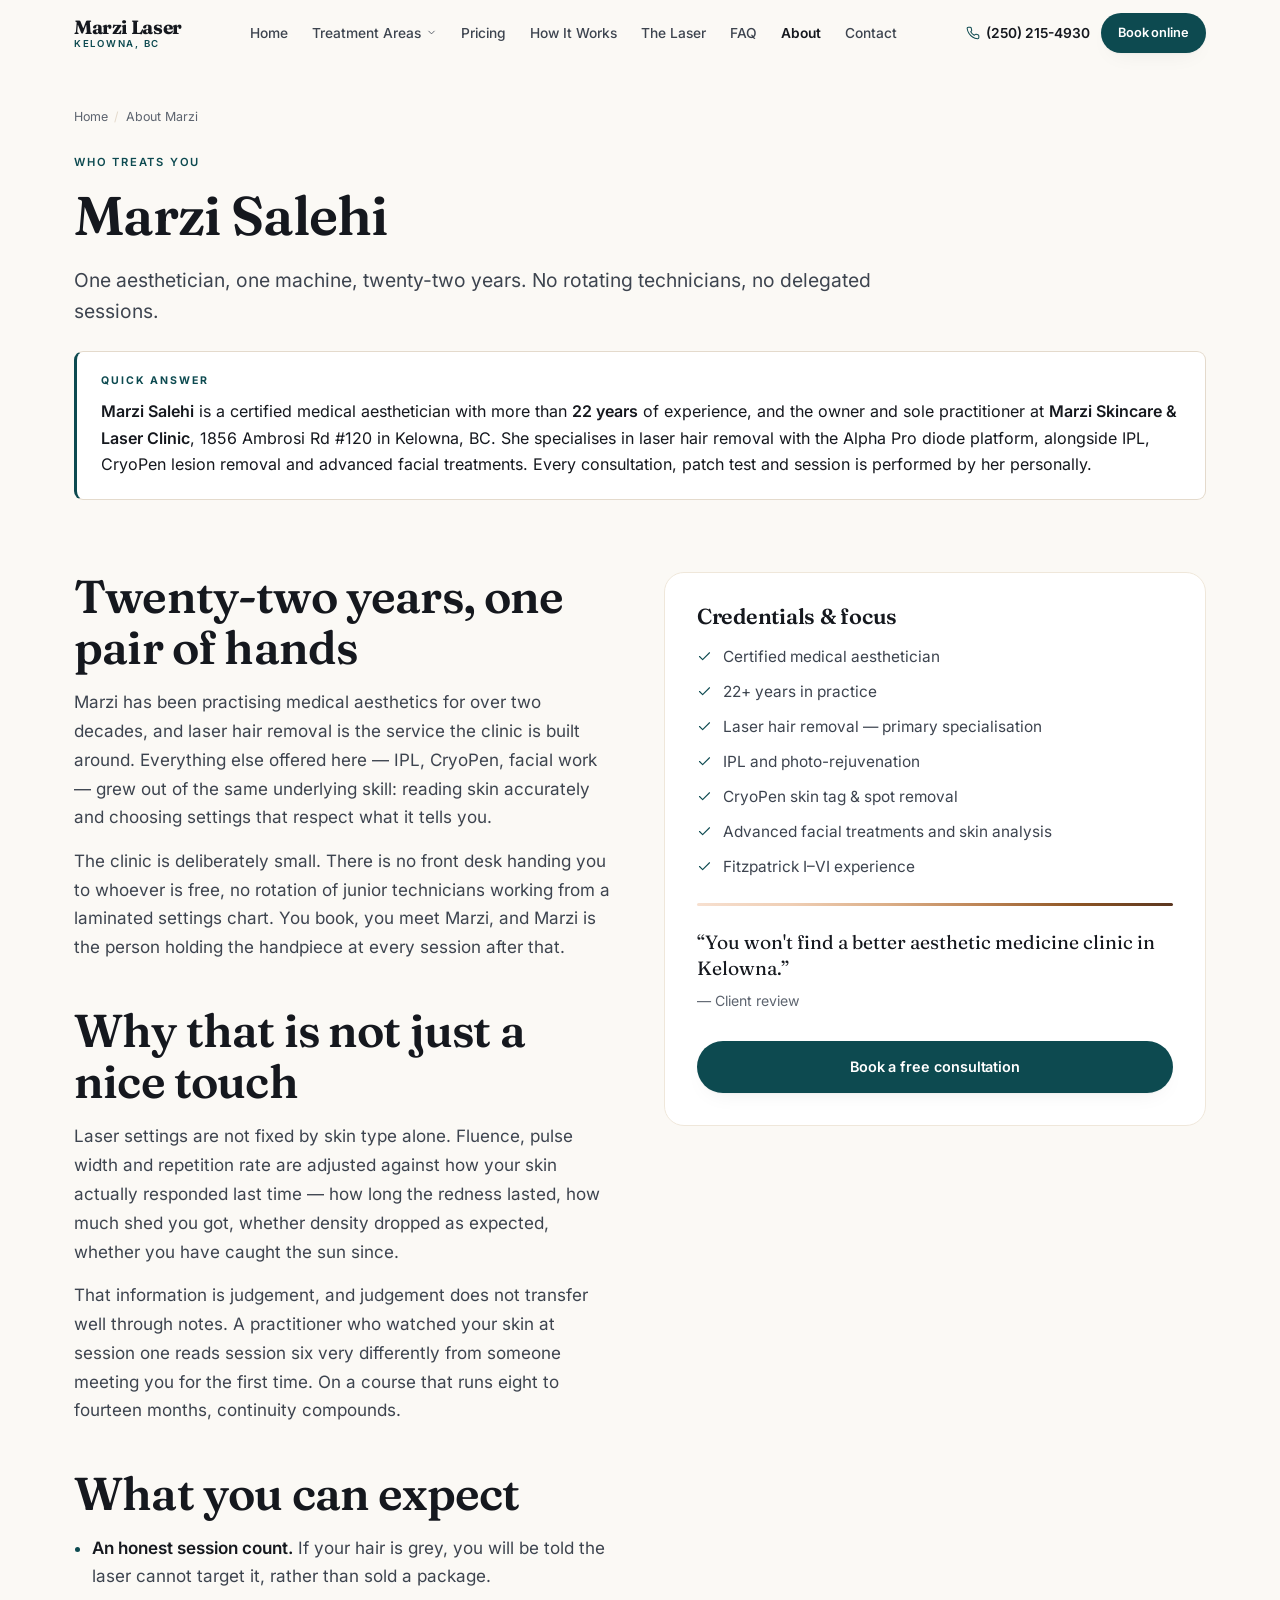
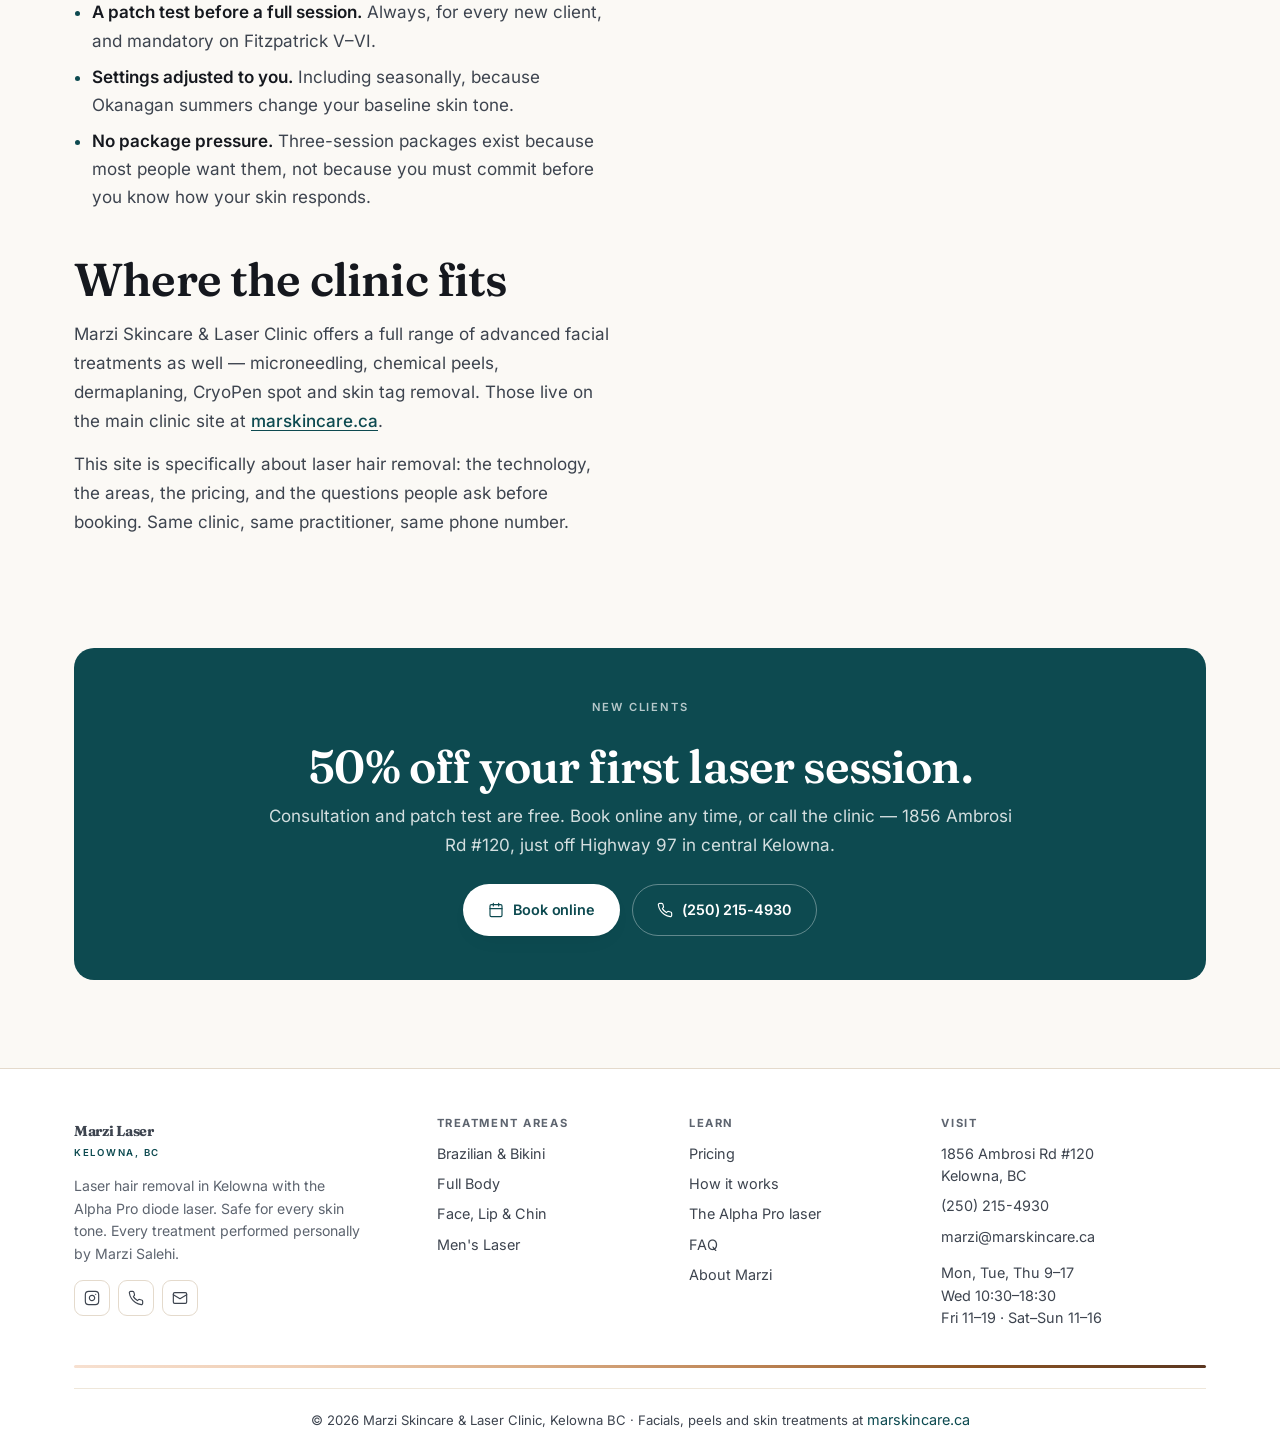
<file: about.html>
<!DOCTYPE html>
<html lang="en-CA">
<head>
<meta charset="utf-8">
<meta name="viewport" content="width=device-width,initial-scale=1">
<title>About Marzi Salehi | Kelowna Laser Hair Removal Specialist</title>
<meta name="description" content="Marzi Salehi is a certified medical aesthetician with 22+ years experience, treating every laser hair removal client personally at her Kelowna clinic.">
<link rel="canonical" href="https://lagom.bond/about">
<meta name="robots" content="index,follow,max-image-preview:large,max-snippet:-1,max-video-preview:-1">
<meta name="theme-color" content="#FBF9F5">
<meta name="geo.region" content="CA-BC">
<meta name="geo.placename" content="Kelowna, British Columbia">
<meta name="geo.position" content="49.8809093;-119.4501528">
<meta name="ICBM" content="49.8809093, -119.4501528">
<meta property="og:type" content="website">
<meta property="og:locale" content="en_CA">
<meta property="og:site_name" content="Marzi Laser Kelowna">
<meta property="og:title" content="About Marzi Salehi | Kelowna Laser Hair Removal Specialist">
<meta property="og:description" content="Marzi Salehi is a certified medical aesthetician with 22+ years experience, treating every laser hair removal client personally at her Kelowna clinic.">
<meta property="og:url" content="https://lagom.bond/about">
<meta property="og:image" content="https://marskincare.ca/wp-content/uploads/2026/03/Natural-beauty-with-Monstera-leaf.png.webp">
<meta name="twitter:card" content="summary_large_image">
<meta name="twitter:title" content="About Marzi Salehi | Kelowna Laser Hair Removal Specialist">
<meta name="twitter:description" content="Marzi Salehi is a certified medical aesthetician with 22+ years experience, treating every laser hair removal client personally at her Kelowna clinic.">
<meta name="twitter:image" content="https://marskincare.ca/wp-content/uploads/2026/03/Natural-beauty-with-Monstera-leaf.png.webp">
<link rel="preconnect" href="https://marskincare.ca" crossorigin>
<link rel="preload" href="/assets/fonts/inter.woff2" as="font" type="font/woff2" crossorigin>
<link rel="preload" href="/assets/fonts/fraunces.woff2" as="font" type="font/woff2" crossorigin>
<link rel="icon" href="/assets/img/favicon.svg" type="image/svg+xml">
<style>/* ==========================================================================
   Marzi Laser — Kelowna
   Direction: warm clinical. Light, photographic, medically credible.
   Signature: the Fitzpatrick spectrum — the clinic's actual differentiator
   (it treats all six skin types) used as the brand's structural device.
   ========================================================================== */

@font-face{font-family:'Fraunces';font-style:normal;font-display:swap;font-weight:300 900;
  src:url(/assets/fonts/fraunces.woff2) format('woff2');
  unicode-range:U+0000-00FF,U+0131,U+0152-0153,U+02BB-02BC,U+02C6,U+02DA,U+02DC,U+2000-206F,U+2074,U+20AC,U+2122,U+2191,U+2193,U+2212,U+2215,U+FEFF,U+FFFD}
@font-face{font-family:'InterVar';font-style:normal;font-display:swap;font-weight:100 900;
  src:url(/assets/fonts/inter.woff2) format('woff2');
  unicode-range:U+0000-00FF,U+0131,U+0152-0153,U+02BB-02BC,U+02C6,U+02DA,U+02DC,U+2000-206F,U+2074,U+20AC,U+2122,U+2191,U+2193,U+2212,U+2215,U+FEFF,U+FFFD}

:root{
  --bone:#FBF9F5;
  --bone-2:#F5F1E9;
  --sand:#F0E8DC;
  --white:#FFFFFF;

  --ink:#15181E;
  --ink-2:#3D444F;
  --ink-3:#5D646F;

  --petrol:#0D4A50;
  --petrol-deep:#063337;
  --petrol-tint:#E4EEEC;

  --line:#E4DACC;
  --line-soft:#EFE7DA;

  /* Fitzpatrick spectrum — the signature palette, taken from the scale itself */
  --fp1:#F7E0D0; --fp2:#EFCEB4; --fp3:#DBAE87;
  --fp4:#BC8354; --fp5:#8D5524; --fp6:#5A3620;

  --serif:'Fraunces',ui-serif,Georgia,serif;
  --sans:'InterVar',-apple-system,BlinkMacSystemFont,'Segoe UI',Roboto,sans-serif;
  --ease:cubic-bezier(.22,1,.36,1);
  --r-lg:20px; --r-md:14px; --r-sm:9px;
  --maxw:1180px;
  --shadow:0 1px 2px rgba(21,24,30,.04),0 8px 24px -12px rgba(21,24,30,.10);
  --shadow-lift:0 2px 4px rgba(21,24,30,.05),0 18px 40px -18px rgba(21,24,30,.18);
}

*{margin:0;padding:0;box-sizing:border-box}
html{scroll-behavior:smooth;scroll-padding-top:5.5rem;-webkit-text-size-adjust:100%}
body{font-family:var(--sans);background:var(--bone);color:var(--ink);line-height:1.6;
  -webkit-font-smoothing:antialiased;overflow-x:hidden;font-size:17px}
::selection{background:var(--petrol);color:#fff}
img{max-width:100%;display:block}

/* Type */
h1,h2,h3,h4,.serif{font-family:var(--serif);font-weight:600;letter-spacing:-.018em;line-height:1.1;color:var(--ink)}
h1{font-size:clamp(2.5rem,5.2vw,4.25rem);margin-bottom:1.25rem}
h2{font-size:clamp(1.95rem,3.6vw,3rem);margin-bottom:.9rem}
h3{font-size:1.35rem;margin-bottom:.5rem;letter-spacing:-.012em}
h4{font-size:1.05rem;margin-bottom:.4rem}
p{color:var(--ink-2);line-height:1.7}
p+p{margin-top:.9rem}
strong{font-weight:600;color:var(--ink)}
a{color:inherit;text-decoration:none;transition:color .25s var(--ease)}

.eyebrow{display:inline-flex;align-items:center;gap:.5rem;font-size:.7rem;font-weight:600;
  letter-spacing:.16em;text-transform:uppercase;color:var(--petrol);margin-bottom:.85rem}
.lede{font-size:1.2rem;color:var(--ink-2);line-height:1.6;font-weight:400}
.muted{color:var(--ink-3);font-size:.88rem;line-height:1.6}

.prose p,.prose li{color:var(--ink-2)}
.prose h2{margin-top:2.75rem}
.prose h3{margin-top:1.9rem;color:var(--petrol);font-size:1.2rem}
.prose h2:first-child,.prose h3:first-child{margin-top:0}
.prose ul,.prose ol{padding-left:1.15rem;margin:.9rem 0}
.prose li{margin-bottom:.5rem;line-height:1.65}
.prose li::marker{color:var(--petrol)}
.prose a{color:var(--petrol);text-decoration:underline;text-decoration-thickness:1px;text-underline-offset:3px;font-weight:500}
.prose a:hover{color:var(--petrol-deep)}

/* Layout */
.container{max-width:var(--maxw);margin:0 auto;padding:0 1.5rem}
.narrow{max-width:760px}
section{padding:4.5rem 0}
section.tight{padding:2.5rem 0}
.sec-head{max-width:640px;margin-bottom:2.75rem}
.sec-head.center{margin-left:auto;margin-right:auto;text-align:center}
.grid-2{display:grid;grid-template-columns:1fr 1fr;gap:3rem;align-items:start}
.grid-2.center{align-items:center}
.grid-3{display:grid;grid-template-columns:repeat(3,1fr);gap:1.25rem}
.grid-4{display:grid;grid-template-columns:repeat(4,1fr);gap:1rem}
.mt-1{margin-top:1rem}.mt-2{margin-top:1.75rem}.mt-3{margin-top:2.75rem}
.text-center{text-align:center}

/* SIGNATURE: Fitzpatrick spectrum rule */
.spectrum{height:3px;width:100%;border-radius:2px;border:0;
  background:linear-gradient(90deg,var(--fp1) 0%,var(--fp2) 20%,var(--fp3) 40%,var(--fp4) 60%,var(--fp5) 80%,var(--fp6) 100%)}
.spectrum-label{display:flex;align-items:center;gap:.85rem;margin:2.5rem 0;
  font-size:.68rem;letter-spacing:.16em;text-transform:uppercase;color:var(--ink-3);font-weight:600}
.spectrum-label .spectrum{flex:1}

/* Buttons */
.btn{display:inline-flex;align-items:center;justify-content:center;gap:.55rem;
  padding:.85rem 1.5rem;border-radius:100px;font-size:.9rem;font-weight:600;
  font-family:var(--sans);cursor:pointer;border:1px solid transparent;
  transition:background .25s var(--ease),color .25s var(--ease),border-color .25s var(--ease),transform .25s var(--ease),box-shadow .25s var(--ease);
  min-height:46px;letter-spacing:-.005em;white-space:nowrap}
.btn svg{width:16px;height:16px;flex-shrink:0}
.btn-primary{background:var(--petrol);color:#fff;box-shadow:var(--shadow)}
.btn-primary:hover{background:var(--petrol-deep);transform:translateY(-1px);box-shadow:var(--shadow-lift)}
.btn-ghost{background:transparent;color:var(--ink);border-color:var(--line)}
.btn-ghost:hover{border-color:var(--petrol);color:var(--petrol);background:var(--petrol-tint)}
.btn-light{background:var(--white);color:var(--petrol);box-shadow:var(--shadow)}
.btn-light:hover{transform:translateY(-1px);box-shadow:var(--shadow-lift)}
.btn-sm{padding:.55rem 1rem;font-size:.8rem;min-height:38px}
.btn-block{width:100%}

/* Cards */
.card{background:var(--white);border:1px solid var(--line-soft);border-radius:var(--r-lg);
  padding:1.75rem;transition:border-color .3s var(--ease),box-shadow .3s var(--ease),transform .3s var(--ease);
  display:flex;flex-direction:column;height:100%}
a.card:hover{border-color:var(--petrol);box-shadow:var(--shadow-lift);transform:translateY(-2px)}
.card h3{margin-bottom:.4rem}
.card p{font-size:.95rem;line-height:1.6}
.card-foot{margin-top:auto;padding-top:1.1rem;border-top:1px solid var(--line-soft);
  display:flex;justify-content:space-between;align-items:center;gap:.75rem;flex-wrap:wrap}
.card-meta{font-size:.82rem;color:var(--ink-3);font-weight:500}
.card-go{font-size:.82rem;font-weight:600;color:var(--petrol);display:inline-flex;align-items:center;gap:.35rem}
.card-go svg{width:13px;height:13px;transition:transform .25s var(--ease)}
a.card:hover .card-go svg{transform:translateX(3px)}
.card-icon{width:38px;height:38px;border-radius:10px;background:var(--petrol-tint);
  display:flex;align-items:center;justify-content:center;color:var(--petrol);margin-bottom:.9rem}
.card-icon svg{width:18px;height:18px}
.panel{background:var(--white);border:1px solid var(--line-soft);border-radius:var(--r-lg);padding:2rem}
.panel-sand{background:var(--sand);border-color:var(--line)}
.sticky-col{position:sticky;top:5.5rem}

/* Skip / focus */
.skip{position:absolute;left:1rem;top:-60px;z-index:999;background:var(--petrol);color:#fff;
  padding:.7rem 1.1rem;border-radius:0 0 10px 10px;font-size:.85rem;font-weight:600;transition:top .25s var(--ease)}
.skip:focus{top:0}
:focus-visible{outline:2px solid var(--petrol);outline-offset:3px;border-radius:4px}

/* Nav */
.nav{position:sticky;top:0;z-index:100;background:rgba(251,249,245,.88);
  backdrop-filter:saturate(180%) blur(14px);-webkit-backdrop-filter:saturate(180%) blur(14px);
  border-bottom:1px solid transparent;transition:border-color .3s var(--ease)}
.nav.stuck{border-bottom-color:var(--line)}
.nav-in{display:flex;align-items:center;justify-content:space-between;gap:1rem;height:66px}
.brand{font-family:var(--serif);font-size:1.2rem;font-weight:700;letter-spacing:-.02em;line-height:1.05;color:var(--ink);white-space:nowrap}
.brand em{display:block;font-size:.6rem;font-family:var(--sans);font-style:normal;font-weight:600;
  letter-spacing:.18em;text-transform:uppercase;color:var(--petrol);margin-top:2px}
.nav-links{display:flex;align-items:center;gap:1.5rem}
.nav-links>a,.drop>button{font-size:.86rem;font-weight:500;color:var(--ink-2);background:none;border:0;
  font-family:var(--sans);cursor:pointer;display:inline-flex;align-items:center;gap:.3rem;padding:.4rem 0}
.nav-links>a:hover,.drop>button:hover{color:var(--petrol)}
.nav-links>a[aria-current=page]{color:var(--ink);font-weight:600}
.drop{position:relative}
.drop svg{width:11px;height:11px;transition:transform .25s var(--ease)}
.drop:hover svg,.drop:focus-within svg{transform:rotate(180deg)}
.drop-menu{position:absolute;top:calc(100% + 6px);left:50%;transform:translateX(-50%) translateY(6px);
  background:var(--white);border:1px solid var(--line);border-radius:var(--r-md);
  box-shadow:var(--shadow-lift);padding:.4rem;min-width:260px;
  opacity:0;visibility:hidden;transition:all .25s var(--ease)}
.drop:hover .drop-menu,.drop:focus-within .drop-menu{opacity:1;visibility:visible;transform:translateX(-50%) translateY(0)}
.drop-menu a{display:block;padding:.6rem .75rem;border-radius:9px;font-size:.88rem;color:var(--ink-2);font-weight:500}
.drop-menu a:hover{background:var(--petrol-tint);color:var(--petrol)}
.nav-right{display:flex;align-items:center;gap:.65rem}
.nav-tel{font-size:.86rem;font-weight:600;color:var(--ink);white-space:nowrap;display:inline-flex;align-items:center;gap:.4rem}
.nav-tel svg{width:14px;height:14px;color:var(--petrol)}
.burger{display:none;width:42px;height:42px;border-radius:10px;border:1px solid var(--line);
  background:var(--white);cursor:pointer;align-items:center;justify-content:center;color:var(--ink)}
.burger svg{width:18px;height:18px}
.sheet{display:none;position:fixed;inset:0;z-index:99;background:var(--bone);padding:5.5rem 1.5rem 2rem;overflow-y:auto}
.sheet.open{display:block}
.sheet a{display:block;padding:.95rem .25rem;font-size:1.05rem;font-weight:500;
  color:var(--ink);border-bottom:1px solid var(--line-soft);font-family:var(--serif)}
.sheet .btn{margin-top:1.5rem;border-bottom:0}

/* Hero */
.hero{padding:3.5rem 0 3rem}
.hero-grid{display:grid;grid-template-columns:1.02fr .98fr;gap:3.5rem;align-items:center}
.pill{display:inline-flex;align-items:center;gap:.45rem;padding:.4rem .85rem;border-radius:100px;
  background:var(--petrol-tint);color:var(--petrol);font-size:.74rem;font-weight:600;
  letter-spacing:.04em;margin-bottom:1.1rem}
.pill svg{width:13px;height:13px}
.hero p.lede{max-width:34em}
.hero-cta{display:flex;gap:.75rem;flex-wrap:wrap;margin:1.75rem 0 1.5rem}
.hero-tags{display:flex;flex-wrap:wrap;gap:.5rem}
.tag{display:inline-flex;align-items:center;gap:.35rem;padding:.4rem .8rem;border-radius:100px;
  background:var(--white);border:1px solid var(--line);font-size:.78rem;color:var(--ink-2);font-weight:500}
.tag svg{width:12px;height:12px;color:var(--petrol)}
.hero-media{position:relative;border-radius:var(--r-lg);overflow:hidden;background:var(--sand);
  box-shadow:var(--shadow-lift);aspect-ratio:4/5}
.hero-media img{width:100%;height:100%;object-fit:cover;object-position:center 22%}
.hero-badge{position:absolute;left:1rem;right:1rem;bottom:1rem;background:rgba(255,255,255,.94);
  backdrop-filter:blur(8px);border-radius:var(--r-md);padding:.85rem 1rem;
  display:flex;align-items:center;justify-content:space-between;gap:1rem}
.hero-badge b{font-family:var(--serif);font-size:1rem;font-weight:600;display:block;line-height:1.2}
.hero-badge span{font-size:.74rem;color:var(--ink-3)}

.phero{padding:2.5rem 0 2rem}
.phero h1{font-size:clamp(2.1rem,4.4vw,3.4rem)}
.phero .lede{max-width:44em}

/* Stats */
.stats{display:grid;grid-template-columns:repeat(4,1fr);gap:1rem}
.stat{text-align:center;padding:1.25rem .75rem;background:var(--white);border:1px solid var(--line-soft);border-radius:var(--r-md)}
.stat b{display:block;font-family:var(--serif);font-size:2rem;font-weight:600;color:var(--petrol);line-height:1}
.stat span{display:block;font-size:.72rem;text-transform:uppercase;letter-spacing:.1em;color:var(--ink-3);margin-top:.4rem;font-weight:600}

/* Answer block (AEO) */
.answer{background:var(--white);border:1px solid var(--line);border-left:3px solid var(--petrol);
  border-radius:var(--r-sm);padding:1.35rem 1.5rem;margin:1.5rem 0}
.answer .lbl{display:block;font-size:.66rem;letter-spacing:.18em;text-transform:uppercase;
  color:var(--petrol);font-weight:700;margin-bottom:.5rem}
.answer p{color:var(--ink);font-size:1rem;line-height:1.65}

/* Breadcrumbs */
.crumbs{font-size:.78rem;color:var(--ink-3);margin-bottom:1.25rem}
.crumbs ol{list-style:none;display:flex;flex-wrap:wrap;gap:.4rem;align-items:center}
.crumbs a:hover{color:var(--petrol)}
.crumbs li+li::before{content:'/';margin-right:.4rem;color:var(--line)}

/* Steps */
.steps{display:flex;flex-direction:column;gap:.75rem}
.step{display:flex;gap:1.1rem;padding:1.35rem;background:var(--white);
  border:1px solid var(--line-soft);border-radius:var(--r-md);align-items:flex-start}
.step-n{font-family:var(--serif);font-size:1.3rem;font-weight:600;color:var(--petrol);
  min-width:1.9rem;line-height:1.2;font-variant-numeric:tabular-nums}
.step h3{font-size:1.08rem;margin-bottom:.25rem}
.step p{font-size:.94rem;margin:0;line-height:1.6}

/* Tables */
.tw{overflow-x:auto;-webkit-overflow-scrolling:touch;border-radius:var(--r-md)}
table.t{width:100%;border-collapse:collapse;min-width:460px;font-size:.94rem}
table.t caption{text-align:left;padding:0 0 .85rem;color:var(--ink-3);font-size:.84rem}
table.t th,table.t td{padding:.8rem .9rem;text-align:left;border-bottom:1px solid var(--line-soft)}
table.t thead th{font-size:.68rem;text-transform:uppercase;letter-spacing:.12em;color:var(--ink-3);
  font-weight:700;border-bottom:1px solid var(--line)}
table.t td{color:var(--ink-2)}
table.t td:first-child{color:var(--ink);font-weight:500}
table.t td.n{font-family:var(--serif);font-size:1.02rem;font-weight:600;color:var(--petrol);white-space:nowrap}
table.t tbody tr:last-child td{border-bottom:0}
table.t tbody tr:hover{background:var(--bone-2)}

/* FAQ */
.faq{background:var(--white);border:1px solid var(--line-soft);border-radius:var(--r-lg);padding:.5rem 1.5rem}
.fq{border-bottom:1px solid var(--line-soft)}
.fq:last-child{border-bottom:0}
.fq-q{width:100%;text-align:left;background:none;border:0;cursor:pointer;padding:1.15rem 2.5rem 1.15rem 0;
  font-family:var(--serif);font-size:1.1rem;font-weight:600;color:var(--ink);position:relative;line-height:1.3}
.fq-q:hover{color:var(--petrol)}
.fq-q::after{content:'';position:absolute;right:.5rem;top:50%;width:11px;height:11px;
  border-right:2px solid var(--petrol);border-bottom:2px solid var(--petrol);
  transform:translateY(-70%) rotate(45deg);transition:transform .3s var(--ease)}
.fq-q[aria-expanded=true]::after{transform:translateY(-30%) rotate(225deg)}
.fq-a{max-height:0;overflow:hidden;transition:max-height .4s var(--ease)}
.fq-a>div{padding:0 2.5rem 1.35rem 0}
.fq-a p{font-size:.96rem;line-height:1.68}
.fq-a a{color:var(--petrol);text-decoration:underline;text-underline-offset:3px;font-weight:500}

/* Skin type selector (signature interactive) */
.fp-grid{display:grid;grid-template-columns:repeat(6,1fr);gap:.4rem;margin:1.1rem 0}
.fp{border:1px solid var(--line);border-radius:var(--r-sm);background:var(--white);cursor:pointer;
  padding:.45rem .3rem;text-align:center;font-size:.66rem;font-weight:700;color:var(--ink-3);
  font-family:var(--sans);letter-spacing:.06em;transition:all .25s var(--ease)}
.fp i{display:block;height:34px;border-radius:6px;margin-bottom:.4rem;font-style:normal}
.fp:hover{border-color:var(--petrol);color:var(--petrol)}
.fp[aria-selected=true]{border-color:var(--petrol);border-width:2px;color:var(--petrol);background:var(--petrol-tint)}
.fp-out{background:var(--bone-2);border:1px solid var(--line-soft);border-radius:var(--r-md);
  padding:1rem 1.1rem;min-height:96px}
.fp-out b{font-family:var(--serif);font-size:1.05rem;display:block;margin-bottom:.2rem;color:var(--ink)}
.fp-out p{font-size:.9rem;margin:0;line-height:1.6}

/* Checks */
.checks{list-style:none;display:flex;flex-direction:column;gap:.65rem}
.checks li{display:flex;gap:.7rem;align-items:flex-start;color:var(--ink-2);font-size:.96rem;line-height:1.6}
.checks svg{width:15px;height:15px;color:var(--petrol);flex-shrink:0;margin-top:.25rem}

/* CTA band */
.band{background:var(--petrol);color:#fff;border-radius:var(--r-lg);padding:2.75rem 2rem;text-align:center}
.band h2{color:#fff;margin-bottom:.6rem}
.band p{color:rgba(255,255,255,.82);max-width:44em;margin:0 auto 1.5rem}
.band .eyebrow{color:rgba(255,255,255,.7)}
.band-cta{display:flex;gap:.75rem;justify-content:center;flex-wrap:wrap}

/* Contact tiles */
.tile{background:var(--white);border:1px solid var(--line-soft);border-radius:var(--r-md);
  padding:1.5rem 1.25rem;text-align:center;transition:all .3s var(--ease);display:block}
a.tile:hover{border-color:var(--petrol);box-shadow:var(--shadow-lift);transform:translateY(-2px)}
.tile svg{width:20px;height:20px;color:var(--petrol);margin:0 auto .6rem}
.tile .lbl{font-size:.68rem;text-transform:uppercase;letter-spacing:.13em;color:var(--ink-3);font-weight:600;margin-bottom:.3rem}
.tile b{font-size:.98rem;font-weight:600;line-height:1.4;display:block}

.map{border:0;width:100%;height:340px;border-radius:var(--r-lg);display:block;background:var(--sand)}

/* Forms */
.fld{margin-bottom:1rem}
.fld label{display:block;font-size:.78rem;font-weight:600;color:var(--ink);margin-bottom:.4rem}
.fld input,.fld select,.fld textarea{width:100%;background:var(--white);border:1px solid var(--line);color:var(--ink);
  padding:.75rem .9rem;font-size:.95rem;border-radius:var(--r-sm);font-family:var(--sans);
  outline:none;transition:border-color .2s var(--ease),box-shadow .2s var(--ease);min-height:46px}
.fld textarea{resize:vertical;min-height:110px}
.fld input:focus,.fld select:focus,.fld textarea:focus{border-color:var(--petrol);box-shadow:0 0 0 3px var(--petrol-tint)}
.fld input::placeholder,.fld textarea::placeholder{color:var(--ink-3)}
.hint{font-size:.78rem;color:var(--ink-3);margin-top:.35rem}

/* Footer */
.foot{background:var(--white);border-top:1px solid var(--line);padding:3rem 0 1.5rem;margin-top:3rem}
.foot-grid{display:grid;grid-template-columns:1.5fr 1fr 1fr 1.2fr;gap:2rem;margin-bottom:2.25rem}
.foot h3{font-family:var(--sans);font-size:.7rem;text-transform:uppercase;letter-spacing:.14em;
  color:var(--ink-3);margin-bottom:.85rem;font-weight:700}
.foot ul{list-style:none;display:flex;flex-direction:column;gap:.5rem}
.foot a,.foot li{font-size:.9rem;color:var(--ink-2);line-height:1.55}
.foot a:hover{color:var(--petrol)}
.foot-social{display:flex;gap:.5rem;margin-top:.9rem}
.foot-social a{width:36px;height:36px;border-radius:9px;border:1px solid var(--line);
  display:flex;align-items:center;justify-content:center;color:var(--ink-2)}
.foot-social a:hover{border-color:var(--petrol);color:var(--petrol)}
.foot-social svg{width:16px;height:16px}
.foot-bot{border-top:1px solid var(--line-soft);padding-top:1.25rem;font-size:.82rem;color:var(--ink-3);text-align:center}
.foot-bot a{color:var(--petrol)}

/* Sticky mobile bar */
.bar{display:none;position:fixed;bottom:0;left:0;right:0;z-index:95;background:rgba(255,255,255,.96);
  backdrop-filter:blur(12px);border-top:1px solid var(--line);padding:.6rem .75rem;gap:.5rem;
  padding-bottom:calc(.6rem + env(safe-area-inset-bottom))}
.bar .btn{flex:1;font-size:.82rem;padding:.7rem .5rem}

/* Reveal */
.rv{opacity:0;transform:translateY(18px);transition:opacity .7s var(--ease),transform .7s var(--ease)}
.rv.on{opacity:1;transform:none}
.d1{transition-delay:.08s}.d2{transition-delay:.16s}.d3{transition-delay:.24s}

.sr{position:absolute;width:1px;height:1px;padding:0;margin:-1px;overflow:hidden;clip:rect(0,0,0,0);white-space:nowrap;border:0}

/* Responsive */
@media(max-width:1000px){
  .nav-links{gap:1.1rem}.nav-links>a,.drop>button{font-size:.8rem}
  .foot-grid{grid-template-columns:1fr 1fr}
}
@media(max-width:880px){
  .nav-links,.nav-tel{display:none}
  .burger{display:flex}
  .hero-grid,.grid-2{grid-template-columns:1fr;gap:2rem}
  .grid-3{grid-template-columns:1fr}
  .grid-4,.stats{grid-template-columns:1fr 1fr}
  .hero{padding:2rem 0}
  .hero-media{aspect-ratio:3/2}
  section{padding:3rem 0}
  .bar{display:flex}
  body{padding-bottom:66px}
  .sticky-col{position:static}
}
@media(max-width:560px){
  body{font-size:16px}
  .foot-grid{grid-template-columns:1fr;gap:1.5rem}
  .fp-grid{grid-template-columns:repeat(3,1fr)}
  .hero-cta{flex-direction:column}
  .hero-cta .btn{width:100%}
  .band{padding:2rem 1.25rem}
  .faq{padding:.25rem 1.1rem}
  .panel{padding:1.35rem}
}
@media(prefers-reduced-motion:reduce){
  *,*::before,*::after{animation-duration:.01ms!important;transition-duration:.01ms!important;scroll-behavior:auto!important}
  .rv{opacity:1;transform:none}
}
@media print{
  .nav,.bar,.sheet,.band{display:none!important}
  body{background:#fff;font-size:11pt}
  .card,.panel,.faq{border:1px solid #ccc;box-shadow:none;break-inside:avoid}
  .fq-a{max-height:none!important}
}
</style>
<script type="application/ld+json">{"@context":"https://schema.org","@type":"Person","@id":"https://lagom.bond/about#marzi","name":"Marzi Salehi","jobTitle":"Certified Medical Aesthetician","description":"Certified medical aesthetician with more than 22 years of experience, specialising in laser hair removal, IPL, CryoPen lesion removal and advanced facial treatments. Owner and sole practitioner at Marzi Skincare & Laser Clinic in Kelowna, BC.","knowsAbout":["Laser hair removal","Diode laser","IPL","Fitzpatrick skin typing","Medical aesthetics","Skin analysis","CryoPen"],"worksFor":{"@id":"https://lagom.bond/#clinic"},"url":"https://lagom.bond/about","telephone":"+1-250-215-4930","workLocation":{"@type":"Place","address":{"@type":"PostalAddress","streetAddress":"1856 Ambrosi Rd #120","addressLocality":"Kelowna","addressRegion":"BC","addressCountry":"CA"}}}</script>
</head>
<body>
<a href="#main" class="skip">Skip to content</a>
<svg xmlns="http://www.w3.org/2000/svg" style="display:none" aria-hidden="true"><symbol id="i-phone" viewBox="0 0 24 24" fill="none" stroke="currentColor" stroke-width="1.75" stroke-linecap="round" stroke-linejoin="round"><path d="M22 16.9v3a2 2 0 0 1-2.2 2 19.8 19.8 0 0 1-8.6-3.1 19.5 19.5 0 0 1-6-6A19.8 19.8 0 0 1 2 4.2 2 2 0 0 1 4 2h3a2 2 0 0 1 2 1.7c.1 1 .4 1.9.7 2.8a2 2 0 0 1-.5 2.1L8.1 9.9a16 16 0 0 0 6 6l1.3-1.1a2 2 0 0 1 2.1-.5c.9.3 1.8.6 2.8.7a2 2 0 0 1 1.7 2z"/></symbol><symbol id="i-menu" viewBox="0 0 24 24" fill="none" stroke="currentColor" stroke-width="1.75" stroke-linecap="round" stroke-linejoin="round"><path d="M3 6h18M3 12h18M3 18h18"/></symbol><symbol id="i-down" viewBox="0 0 24 24" fill="none" stroke="currentColor" stroke-width="1.75" stroke-linecap="round" stroke-linejoin="round"><path d="m6 9 6 6 6-6"/></symbol><symbol id="i-check" viewBox="0 0 24 24" fill="none" stroke="currentColor" stroke-width="1.75" stroke-linecap="round" stroke-linejoin="round"><path d="M20 6 9 17l-5-5"/></symbol><symbol id="i-right" viewBox="0 0 24 24" fill="none" stroke="currentColor" stroke-width="1.75" stroke-linecap="round" stroke-linejoin="round"><path d="M5 12h14M12 5l7 7-7 7"/></symbol><symbol id="i-ig" viewBox="0 0 24 24" fill="none" stroke="currentColor" stroke-width="1.75" stroke-linecap="round" stroke-linejoin="round"><rect x="2" y="2" width="20" height="20" rx="5"/><path d="M16 11.4A4 4 0 1 1 12.6 8 4 4 0 0 1 16 11.4z"/><path d="M17.5 6.5h.01"/></symbol><symbol id="i-mail" viewBox="0 0 24 24" fill="none" stroke="currentColor" stroke-width="1.75" stroke-linecap="round" stroke-linejoin="round"><rect x="2" y="4" width="20" height="16" rx="2"/><path d="m22 7-10 6L2 7"/></symbol><symbol id="i-pin" viewBox="0 0 24 24" fill="none" stroke="currentColor" stroke-width="1.75" stroke-linecap="round" stroke-linejoin="round"><path d="M20 10c0 6-8 12-8 12s-8-6-8-12a8 8 0 0 1 16 0z"/><circle cx="12" cy="10" r="3"/></symbol><symbol id="i-clock" viewBox="0 0 24 24" fill="none" stroke="currentColor" stroke-width="1.75" stroke-linecap="round" stroke-linejoin="round"><circle cx="12" cy="12" r="10"/><path d="M12 6v6l4 2"/></symbol><symbol id="i-cal" viewBox="0 0 24 24" fill="none" stroke="currentColor" stroke-width="1.75" stroke-linecap="round" stroke-linejoin="round"><rect x="3" y="4" width="18" height="18" rx="2"/><path d="M16 2v4M8 2v4M3 10h18"/></symbol><symbol id="i-shield" viewBox="0 0 24 24" fill="none" stroke="currentColor" stroke-width="1.75" stroke-linecap="round" stroke-linejoin="round"><path d="M12 22s8-4 8-10V5l-8-3-8 3v7c0 6 8 10 8 10z"/><path d="m9 12 2 2 4-4"/></symbol><symbol id="i-spark" viewBox="0 0 24 24" fill="none" stroke="currentColor" stroke-width="1.75" stroke-linecap="round" stroke-linejoin="round"><path d="M12 3v3M12 18v3M5.6 5.6l2.1 2.1M16.3 16.3l2.1 2.1M3 12h3M18 12h3M5.6 18.4l2.1-2.1M16.3 7.7l2.1-2.1"/><circle cx="12" cy="12" r="3"/></symbol><symbol id="i-user" viewBox="0 0 24 24" fill="none" stroke="currentColor" stroke-width="1.75" stroke-linecap="round" stroke-linejoin="round"><path d="M20 21v-2a4 4 0 0 0-4-4H8a4 4 0 0 0-4 4v2"/><circle cx="12" cy="7" r="4"/></symbol><symbol id="i-tag" viewBox="0 0 24 24" fill="none" stroke="currentColor" stroke-width="1.75" stroke-linecap="round" stroke-linejoin="round"><path d="M20.6 13.4 12 22l-9-9V3h10l7.6 7.6a2 2 0 0 1 0 2.8z"/><path d="M7 7h.01"/></symbol><symbol id="i-chat" viewBox="0 0 24 24" fill="none" stroke="currentColor" stroke-width="1.75" stroke-linecap="round" stroke-linejoin="round"><path d="M21 15a2 2 0 0 1-2 2H7l-4 4V5a2 2 0 0 1 2-2h14a2 2 0 0 1 2 2z"/></symbol><symbol id="i-leaf" viewBox="0 0 24 24" fill="none" stroke="currentColor" stroke-width="1.75" stroke-linecap="round" stroke-linejoin="round"><path d="M11 20A7 7 0 0 1 9.8 6.1C15.5 5 17 4.5 19 2c1 2 2 4.2 2 8 0 5.5-4.8 10-10 10z"/><path d="M2 21c0-3 1.9-5.7 4.5-7"/></symbol><symbol id="i-zap" viewBox="0 0 24 24" fill="none" stroke="currentColor" stroke-width="1.75" stroke-linecap="round" stroke-linejoin="round"><path d="M13 2 3 14h9l-1 8 10-12h-9l1-8z"/></symbol><symbol id="i-shirt" viewBox="0 0 24 24" fill="none" stroke="currentColor" stroke-width="1.75" stroke-linecap="round" stroke-linejoin="round"><path d="M20.4 6.5 16 4a4 4 0 0 1-8 0L3.6 6.5a1 1 0 0 0-.4 1.3l1.8 3.6a1 1 0 0 0 1.3.4l1.2-.6V20a1 1 0 0 0 1 1h7a1 1 0 0 0 1-1v-8.8l1.2.6a1 1 0 0 0 1.3-.4l1.8-3.6a1 1 0 0 0-.4-1.3z"/></symbol><symbol id="i-star" viewBox="0 0 24 24" fill="none" stroke="currentColor" stroke-width="1.75" stroke-linecap="round" stroke-linejoin="round"><path d="m12 2 3.1 6.3 6.9 1-5 4.9 1.2 6.8L12 17.8 5.8 21l1.2-6.8-5-4.9 6.9-1z"/></symbol></svg>
<nav class="nav" aria-label="Main">
<div class="container nav-in">
<a href="/" class="brand">Marzi Laser<em>Kelowna, BC</em></a>
<div class="nav-links"><a href="/">Home</a><div class="drop"><button type="button" aria-haspopup="true">Treatment Areas <svg aria-hidden="true"><use href="#i-down"/></svg></button><div class="drop-menu"><a href="/brazilian-bikini-laser-hair-removal-kelowna">Brazilian &amp; Bikini</a><a href="/full-body-laser-hair-removal-kelowna">Full Body</a><a href="/facial-laser-hair-removal-kelowna">Face, Lip &amp; Chin</a><a href="/mens-laser-hair-removal-kelowna">Men's Laser Hair Removal</a></div></div><a href="/pricing">Pricing</a><a href="/how-it-works">How It Works</a><a href="/alpha-pro-laser">The Laser</a><a href="/faq">FAQ</a><a href="/about" aria-current="page">About</a><a href="/contact">Contact</a></div>
<div class="nav-right">
<a href="tel:+12502154930" class="nav-tel"><svg aria-hidden="true"><use href="#i-phone"/></svg>(250) 215-4930</a>
<a href="https://www.vagaro.com/marziskincarecorp1" class="btn btn-primary btn-sm" rel="noopener" target="_blank">Book online</a>
<button class="burger" aria-label="Menu" aria-expanded="false" aria-controls="sheet"><svg aria-hidden="true"><use href="#i-menu"/></svg></button>
</div></div></nav>
<div class="sheet" id="sheet"><div class="container">
<a href="/">Home</a><a href="/brazilian-bikini-laser-hair-removal-kelowna">Brazilian &amp; Bikini</a><a href="/full-body-laser-hair-removal-kelowna">Full Body</a><a href="/facial-laser-hair-removal-kelowna">Face, Lip &amp; Chin</a><a href="/mens-laser-hair-removal-kelowna">Men's Laser Hair Removal</a><a href="/pricing">Pricing</a><a href="/how-it-works">How It Works</a><a href="/alpha-pro-laser">The Laser</a><a href="/faq">FAQ</a><a href="/about">About</a><a href="/contact">Contact</a>
<a href="https://www.vagaro.com/marziskincarecorp1" class="btn btn-primary btn-block" rel="noopener" target="_blank"><svg aria-hidden="true"><use href="#i-cal"/></svg> Book online</a>
<a href="tel:+12502154930" class="btn btn-ghost btn-block" style="margin-top:.6rem"><svg aria-hidden="true"><use href="#i-phone"/></svg> (250) 215-4930</a>
</div></div>
<main id="main"><header class="phero"><div class="container">
<nav class="crumbs" aria-label="Breadcrumb"><ol><li><a href="/">Home</a></li><li><span aria-current="page">About Marzi</span></li></ol></nav><script type="application/ld+json">{"@context":"https://schema.org","@type":"BreadcrumbList","itemListElement":[{"@type":"ListItem","position":1,"name":"Home","item":"https://lagom.bond/"},{"@type":"ListItem","position":2,"name":"About Marzi"}]}</script>
<div class="rv">
  <p class="eyebrow">Who treats you</p>
  <h1>Marzi Salehi</h1>
  <p class="lede">One aesthetician, one machine, twenty-two years. No rotating technicians, no delegated sessions.</p>
  <div class="answer"><span class="lbl">Quick answer</span><p><strong>Marzi Salehi</strong> is a certified medical aesthetician with more than <strong>22 years</strong> of experience, and the owner and sole practitioner at <strong>Marzi Skincare &amp; Laser Clinic</strong>, 1856 Ambrosi Rd&nbsp;#120 in Kelowna, BC. She specialises in laser hair removal with the Alpha&nbsp;Pro diode platform, alongside IPL, CryoPen lesion removal and advanced facial treatments. Every consultation, patch test and session is performed by her personally.</p></div>
</div></div></header>
<section style="padding-top:1rem"><div class="container grid-2">
  <div class="rv prose">
    <h2>Twenty-two years, one pair of hands</h2>
    <p>Marzi has been practising medical aesthetics for over two decades, and laser hair removal is the service the
    clinic is built around. Everything else offered here — IPL, CryoPen, facial work — grew out of the same underlying
    skill: reading skin accurately and choosing settings that respect what it tells you.</p>
    <p>The clinic is deliberately small. There is no front desk handing you to whoever is free, no rotation of junior
    technicians working from a laminated settings chart. You book, you meet Marzi, and Marzi is the person holding the
    handpiece at every session after that.</p>

    <h2>Why that is not just a nice touch</h2>
    <p>Laser settings are not fixed by skin type alone. Fluence, pulse width and repetition rate are adjusted against
    how your skin actually responded last time — how long the redness lasted, how much shed you got, whether density
    dropped as expected, whether you have caught the sun since.</p>
    <p>That information is judgement, and judgement does not transfer well through notes. A practitioner who watched
    your skin at session one reads session six very differently from someone meeting you for the first time. On a
    course that runs eight to fourteen months, continuity compounds.</p>

    <h2>What you can expect</h2>
    <ul>
      <li><strong>An honest session count.</strong> If your hair is grey, you will be told the laser cannot target it, rather than sold a package.</li>
      <li><strong>A patch test before a full session.</strong> Always, for every new client, and mandatory on Fitzpatrick V–VI.</li>
      <li><strong>Settings adjusted to you.</strong> Including seasonally, because Okanagan summers change your baseline skin tone.</li>
      <li><strong>No package pressure.</strong> Three-session packages exist because most people want them, not because you must commit before you know how your skin responds.</li>
    </ul>

    <h2>Where the clinic fits</h2>
    <p>Marzi Skincare &amp; Laser Clinic offers a full range of advanced facial treatments as well — microneedling,
    chemical peels, dermaplaning, CryoPen spot and skin tag removal. Those live on the main clinic site at
    <a href="https://marskincare.ca/" rel="noopener">marskincare.ca</a>.</p>
    <p>This site is specifically about laser hair removal: the technology, the areas, the pricing, and the questions
    people ask before booking. Same clinic, same practitioner, same phone number.</p>
  </div>

  <div class="rv d1"><div class="panel sticky-col">
    <h3>Credentials &amp; focus</h3>
    <ul class="checks mt-1">
      <li><svg aria-hidden="true"><use href="#i-check"/></svg> Certified medical aesthetician</li>
      <li><svg aria-hidden="true"><use href="#i-check"/></svg> 22+ years in practice</li>
      <li><svg aria-hidden="true"><use href="#i-check"/></svg> Laser hair removal — primary specialisation</li>
      <li><svg aria-hidden="true"><use href="#i-check"/></svg> IPL and photo-rejuvenation</li>
      <li><svg aria-hidden="true"><use href="#i-check"/></svg> CryoPen skin tag &amp; spot removal</li>
      <li><svg aria-hidden="true"><use href="#i-check"/></svg> Advanced facial treatments and skin analysis</li>
      <li><svg aria-hidden="true"><use href="#i-check"/></svg> Fitzpatrick I–VI experience</li>
    </ul>
    <hr class="spectrum" style="margin:1.5rem 0">
    <blockquote style="font-family:var(--serif);font-size:1.2rem;line-height:1.35;color:var(--ink)">
      &ldquo;You won't find a better aesthetic medicine clinic in Kelowna.&rdquo;
    </blockquote>
    <p class="muted" style="margin-top:.5rem">— Client review</p>
    <a href="https://www.vagaro.com/marziskincarecorp1" class="btn btn-primary btn-block mt-2" rel="noopener" target="_blank">Book a free consultation</a>
  </div></div>
</div></section>
<section class="tight"><div class="container"><div class="band rv">
  <p class="eyebrow">New clients</p>
  <h2>50% off your first laser session.</h2>
  <p>Consultation and patch test are free. Book online any time, or call the clinic — 1856 Ambrosi Rd&nbsp;#120,
  just off Highway&nbsp;97 in central Kelowna.</p>
  <div class="band-cta">
    <a href="https://www.vagaro.com/marziskincarecorp1" class="btn btn-light" rel="noopener" target="_blank"><svg aria-hidden="true"><use href="#i-cal"/></svg> Book online</a>
    <a href="tel:+12502154930" class="btn btn-ghost" style="color:#fff;border-color:rgba(255,255,255,.35)"><svg aria-hidden="true"><use href="#i-phone"/></svg> (250) 215-4930</a>
  </div>
</div></div></section></main>
<footer class="foot"><div class="container">
<div class="foot-grid">
  <div>
    <a href="/" class="brand">Marzi Laser<em>Kelowna, BC</em></a>
    <p class="muted" style="margin-top:.9rem;max-width:32ch">Laser hair removal in Kelowna with the Alpha&nbsp;Pro
    diode laser. Safe for every skin tone. Every treatment performed personally by Marzi Salehi.</p>
    <div class="foot-social">
      <a href="https://www.instagram.com/marzi_skincare_laser_clinic/" rel="noopener" target="_blank" aria-label="Instagram"><svg aria-hidden="true"><use href="#i-ig"/></svg></a>
      <a href="tel:+12502154930" aria-label="Phone"><svg aria-hidden="true"><use href="#i-phone"/></svg></a>
      <a href="mailto:marzi@marskincare.ca" aria-label="Email"><svg aria-hidden="true"><use href="#i-mail"/></svg></a>
    </div>
  </div>
  <div><h3>Treatment areas</h3><ul>
    <li><a href="/brazilian-bikini-laser-hair-removal-kelowna">Brazilian &amp; Bikini</a></li>
    <li><a href="/full-body-laser-hair-removal-kelowna">Full Body</a></li>
    <li><a href="/facial-laser-hair-removal-kelowna">Face, Lip &amp; Chin</a></li>
    <li><a href="/mens-laser-hair-removal-kelowna">Men's Laser</a></li>
  </ul></div>
  <div><h3>Learn</h3><ul>
    <li><a href="/pricing">Pricing</a></li>
    <li><a href="/how-it-works">How it works</a></li>
    <li><a href="/alpha-pro-laser">The Alpha Pro laser</a></li>
    <li><a href="/faq">FAQ</a></li>
    <li><a href="/about">About Marzi</a></li>
  </ul></div>
  <div><h3>Visit</h3><ul>
    <li>1856 Ambrosi Rd #120<br>Kelowna, BC</li>
    <li><a href="tel:+12502154930">(250) 215-4930</a></li>
    <li><a href="mailto:marzi@marskincare.ca">marzi@marskincare.ca</a></li>
    <li style="margin-top:.4rem">Mon, Tue, Thu 9–17<br>Wed 10:30–18:30<br>Fri 11–19 · Sat–Sun 11–16</li>
  </ul></div>
</div>
<hr class="spectrum" style="margin-bottom:1.25rem">
<div class="foot-bot"><p>&copy; <span data-year>2026</span> Marzi Skincare &amp; Laser Clinic, Kelowna BC ·
Facials, peels and skin treatments at <a href="https://marskincare.ca/" rel="noopener">marskincare.ca</a></p></div>
</div></footer>
<div class="bar">
  <a href="tel:+12502154930" class="btn btn-ghost"><svg aria-hidden="true"><use href="#i-phone"/></svg> Call</a>
  <a href="https://www.vagaro.com/marziskincarecorp1" class="btn btn-primary" rel="noopener" target="_blank"><svg aria-hidden="true"><use href="#i-cal"/></svg> Book online</a>
</div>
<script src="/assets/js/site.js" defer></script>
</body></html>
</file>
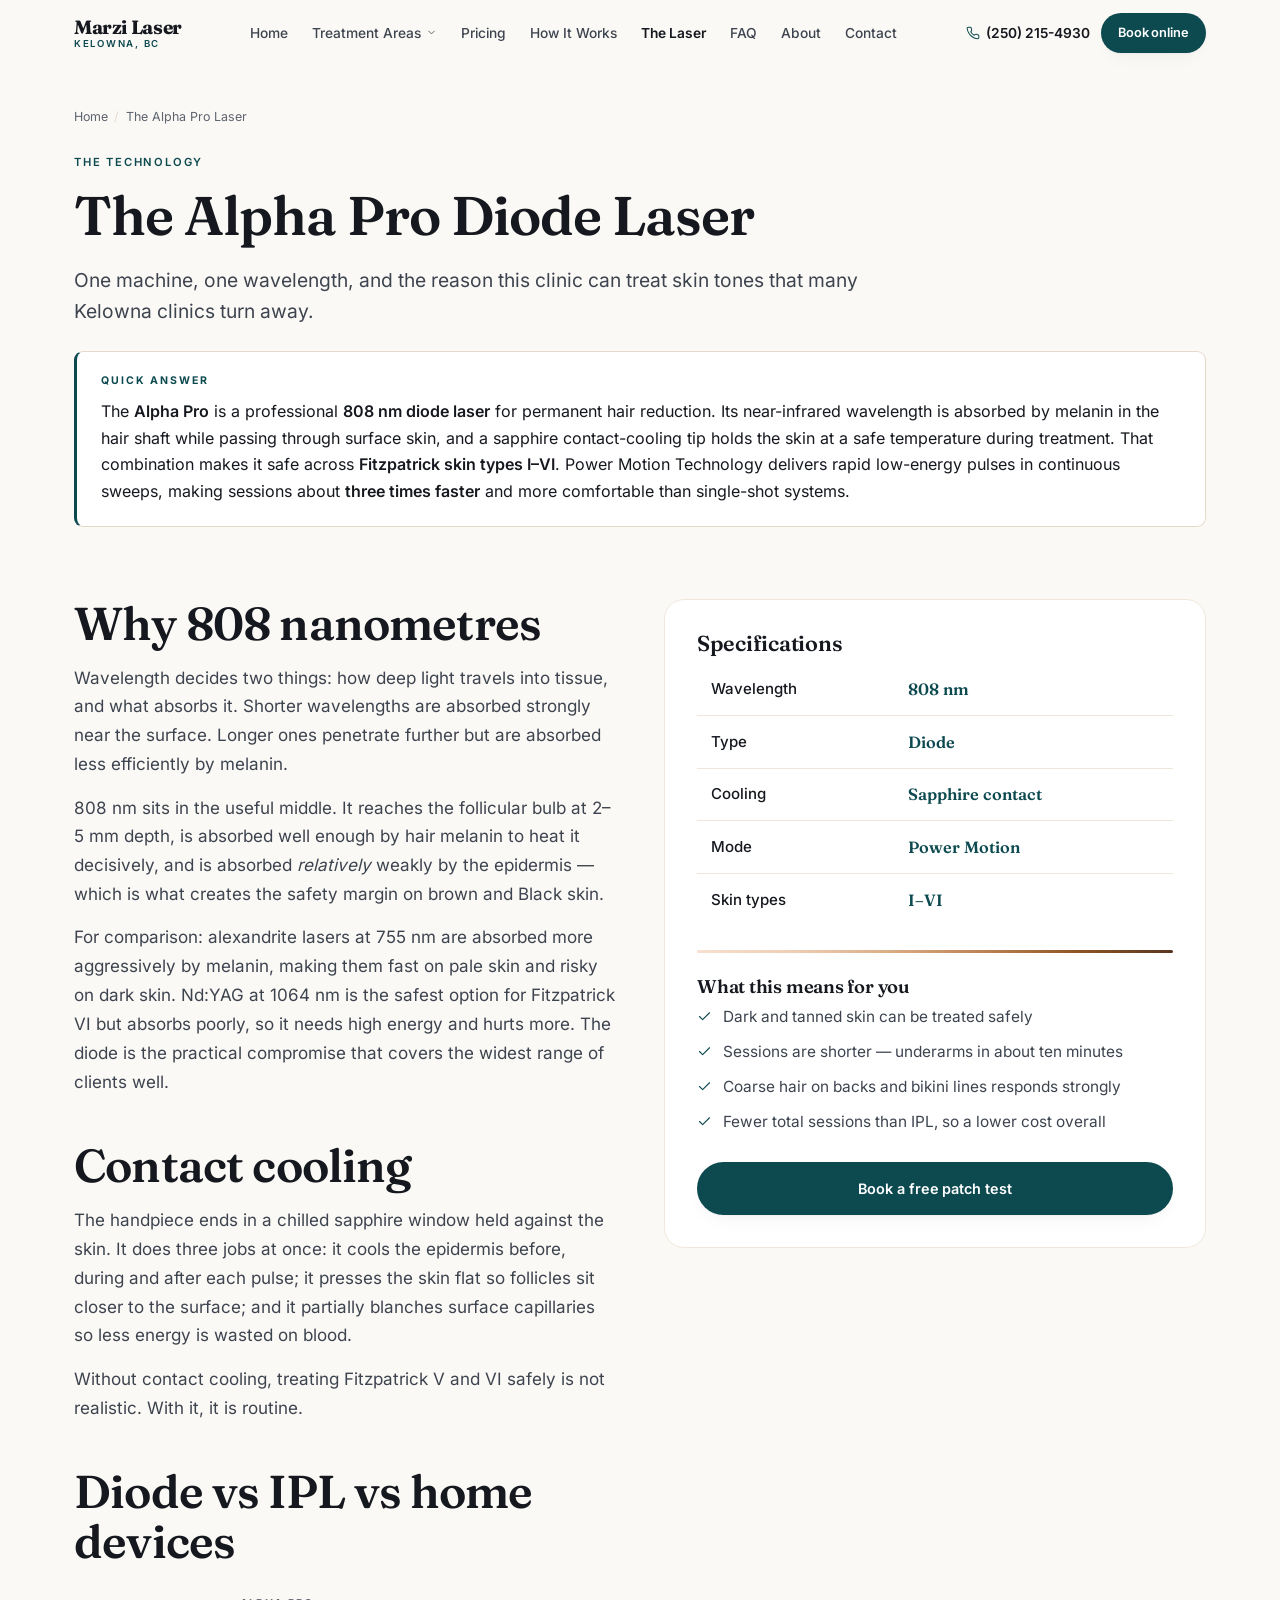
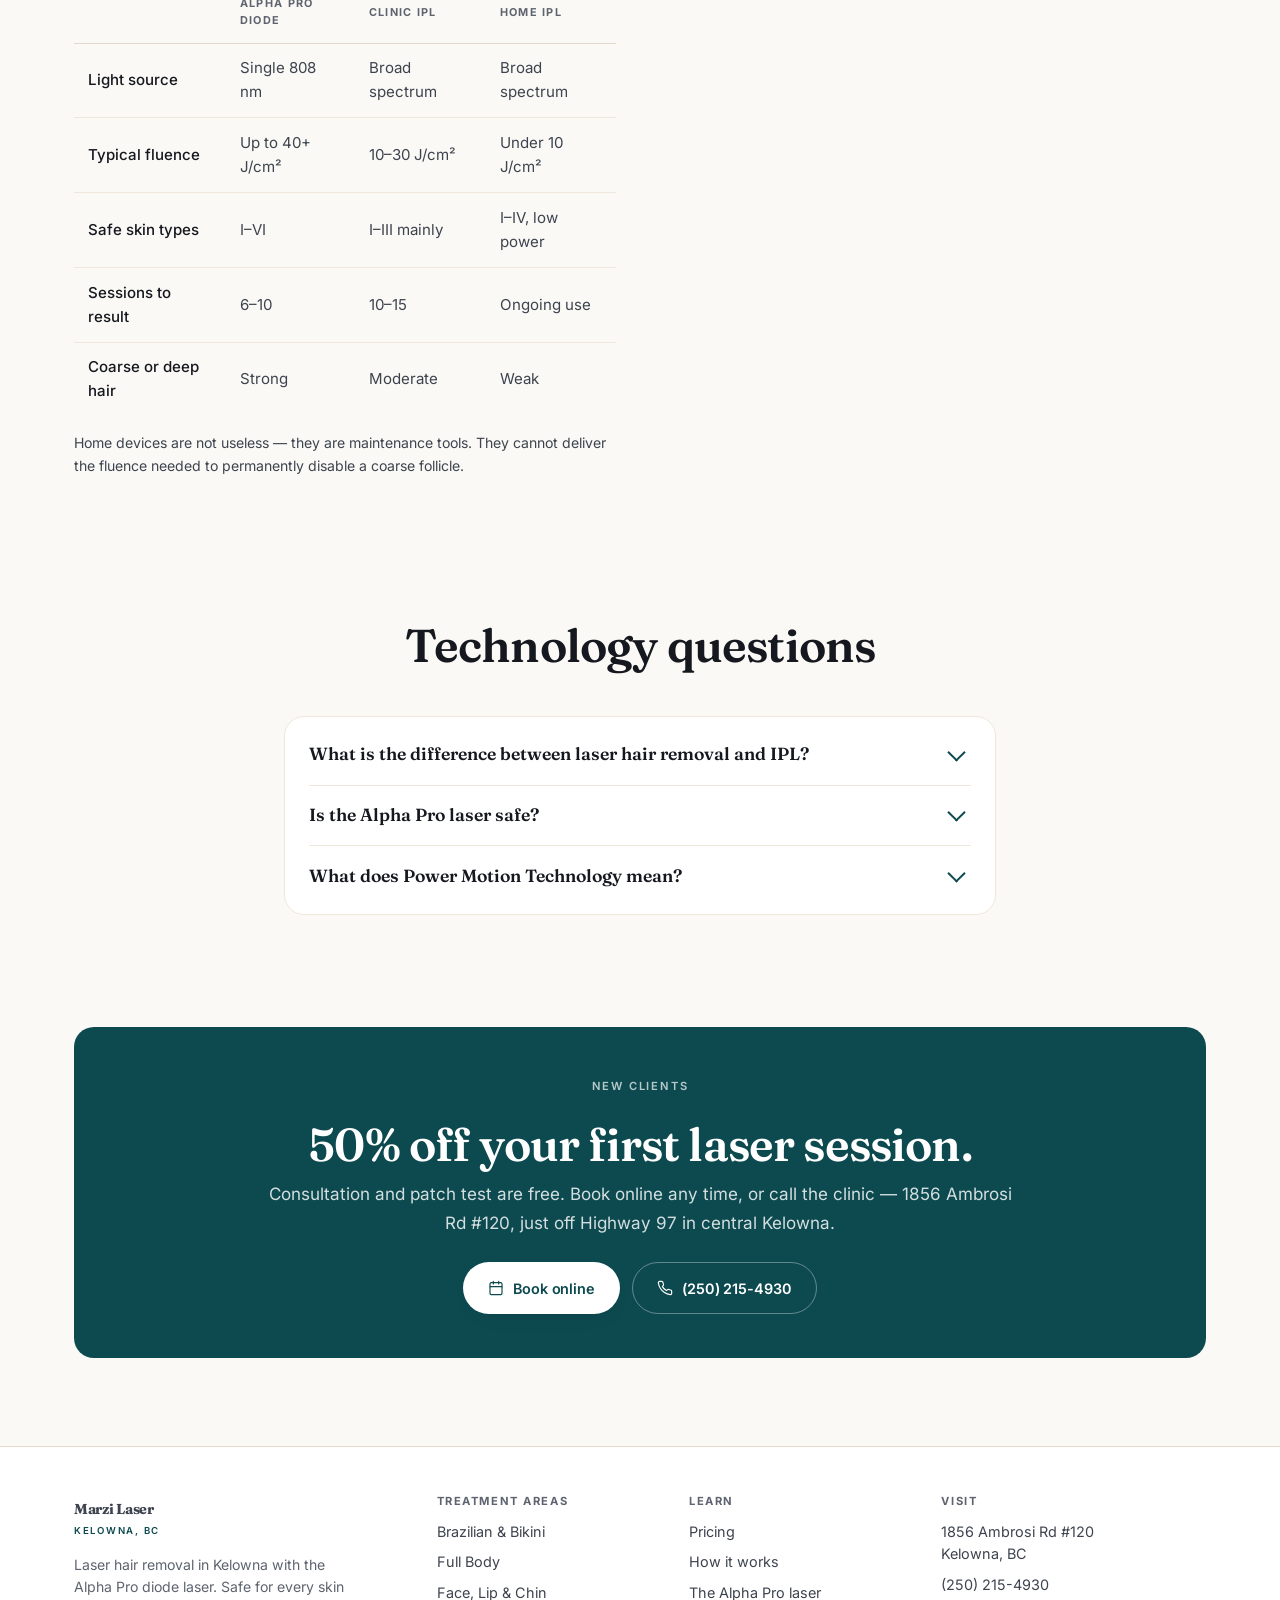
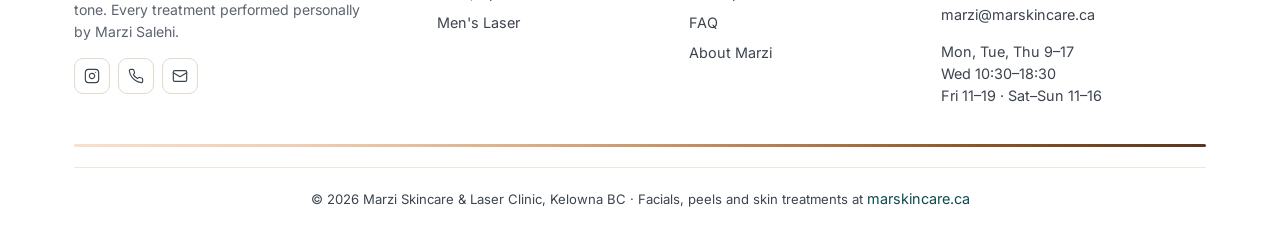
<file: alpha-pro-laser.html>
<!DOCTYPE html>
<html lang="en-CA">
<head>
<meta charset="utf-8">
<meta name="viewport" content="width=device-width,initial-scale=1">
<title>Alpha Pro Diode Laser Kelowna | Safe for All Skin Types</title>
<meta name="description" content="The Alpha Pro 808 nm diode laser used at Marzi Skincare & Laser Clinic in Kelowna: how it works, why it is safe for Fitzpatrick I–VI, and how it compares with IPL.">
<link rel="canonical" href="https://lagom.bond/alpha-pro-laser">
<meta name="robots" content="index,follow,max-image-preview:large,max-snippet:-1,max-video-preview:-1">
<meta name="theme-color" content="#FBF9F5">
<meta name="geo.region" content="CA-BC">
<meta name="geo.placename" content="Kelowna, British Columbia">
<meta name="geo.position" content="49.8809093;-119.4501528">
<meta name="ICBM" content="49.8809093, -119.4501528">
<meta property="og:type" content="website">
<meta property="og:locale" content="en_CA">
<meta property="og:site_name" content="Marzi Laser Kelowna">
<meta property="og:title" content="Alpha Pro Diode Laser Kelowna | Safe for All Skin Types">
<meta property="og:description" content="The Alpha Pro 808 nm diode laser used at Marzi Skincare & Laser Clinic in Kelowna: how it works, why it is safe for Fitzpatrick I–VI, and how it compares with IPL.">
<meta property="og:url" content="https://lagom.bond/alpha-pro-laser">
<meta property="og:image" content="https://marskincare.ca/wp-content/uploads/2026/03/Natural-beauty-with-Monstera-leaf.png.webp">
<meta name="twitter:card" content="summary_large_image">
<meta name="twitter:title" content="Alpha Pro Diode Laser Kelowna | Safe for All Skin Types">
<meta name="twitter:description" content="The Alpha Pro 808 nm diode laser used at Marzi Skincare & Laser Clinic in Kelowna: how it works, why it is safe for Fitzpatrick I–VI, and how it compares with IPL.">
<meta name="twitter:image" content="https://marskincare.ca/wp-content/uploads/2026/03/Natural-beauty-with-Monstera-leaf.png.webp">
<link rel="preconnect" href="https://marskincare.ca" crossorigin>
<link rel="preload" href="/assets/fonts/inter.woff2" as="font" type="font/woff2" crossorigin>
<link rel="preload" href="/assets/fonts/fraunces.woff2" as="font" type="font/woff2" crossorigin>
<link rel="icon" href="/assets/img/favicon.svg" type="image/svg+xml">
<style>/* ==========================================================================
   Marzi Laser — Kelowna
   Direction: warm clinical. Light, photographic, medically credible.
   Signature: the Fitzpatrick spectrum — the clinic's actual differentiator
   (it treats all six skin types) used as the brand's structural device.
   ========================================================================== */

@font-face{font-family:'Fraunces';font-style:normal;font-display:swap;font-weight:300 900;
  src:url(/assets/fonts/fraunces.woff2) format('woff2');
  unicode-range:U+0000-00FF,U+0131,U+0152-0153,U+02BB-02BC,U+02C6,U+02DA,U+02DC,U+2000-206F,U+2074,U+20AC,U+2122,U+2191,U+2193,U+2212,U+2215,U+FEFF,U+FFFD}
@font-face{font-family:'InterVar';font-style:normal;font-display:swap;font-weight:100 900;
  src:url(/assets/fonts/inter.woff2) format('woff2');
  unicode-range:U+0000-00FF,U+0131,U+0152-0153,U+02BB-02BC,U+02C6,U+02DA,U+02DC,U+2000-206F,U+2074,U+20AC,U+2122,U+2191,U+2193,U+2212,U+2215,U+FEFF,U+FFFD}

:root{
  --bone:#FBF9F5;
  --bone-2:#F5F1E9;
  --sand:#F0E8DC;
  --white:#FFFFFF;

  --ink:#15181E;
  --ink-2:#3D444F;
  --ink-3:#5D646F;

  --petrol:#0D4A50;
  --petrol-deep:#063337;
  --petrol-tint:#E4EEEC;

  --line:#E4DACC;
  --line-soft:#EFE7DA;

  /* Fitzpatrick spectrum — the signature palette, taken from the scale itself */
  --fp1:#F7E0D0; --fp2:#EFCEB4; --fp3:#DBAE87;
  --fp4:#BC8354; --fp5:#8D5524; --fp6:#5A3620;

  --serif:'Fraunces',ui-serif,Georgia,serif;
  --sans:'InterVar',-apple-system,BlinkMacSystemFont,'Segoe UI',Roboto,sans-serif;
  --ease:cubic-bezier(.22,1,.36,1);
  --r-lg:20px; --r-md:14px; --r-sm:9px;
  --maxw:1180px;
  --shadow:0 1px 2px rgba(21,24,30,.04),0 8px 24px -12px rgba(21,24,30,.10);
  --shadow-lift:0 2px 4px rgba(21,24,30,.05),0 18px 40px -18px rgba(21,24,30,.18);
}

*{margin:0;padding:0;box-sizing:border-box}
html{scroll-behavior:smooth;scroll-padding-top:5.5rem;-webkit-text-size-adjust:100%}
body{font-family:var(--sans);background:var(--bone);color:var(--ink);line-height:1.6;
  -webkit-font-smoothing:antialiased;overflow-x:hidden;font-size:17px}
::selection{background:var(--petrol);color:#fff}
img{max-width:100%;display:block}

/* Type */
h1,h2,h3,h4,.serif{font-family:var(--serif);font-weight:600;letter-spacing:-.018em;line-height:1.1;color:var(--ink)}
h1{font-size:clamp(2.5rem,5.2vw,4.25rem);margin-bottom:1.25rem}
h2{font-size:clamp(1.95rem,3.6vw,3rem);margin-bottom:.9rem}
h3{font-size:1.35rem;margin-bottom:.5rem;letter-spacing:-.012em}
h4{font-size:1.05rem;margin-bottom:.4rem}
p{color:var(--ink-2);line-height:1.7}
p+p{margin-top:.9rem}
strong{font-weight:600;color:var(--ink)}
a{color:inherit;text-decoration:none;transition:color .25s var(--ease)}

.eyebrow{display:inline-flex;align-items:center;gap:.5rem;font-size:.7rem;font-weight:600;
  letter-spacing:.16em;text-transform:uppercase;color:var(--petrol);margin-bottom:.85rem}
.lede{font-size:1.2rem;color:var(--ink-2);line-height:1.6;font-weight:400}
.muted{color:var(--ink-3);font-size:.88rem;line-height:1.6}

.prose p,.prose li{color:var(--ink-2)}
.prose h2{margin-top:2.75rem}
.prose h3{margin-top:1.9rem;color:var(--petrol);font-size:1.2rem}
.prose h2:first-child,.prose h3:first-child{margin-top:0}
.prose ul,.prose ol{padding-left:1.15rem;margin:.9rem 0}
.prose li{margin-bottom:.5rem;line-height:1.65}
.prose li::marker{color:var(--petrol)}
.prose a{color:var(--petrol);text-decoration:underline;text-decoration-thickness:1px;text-underline-offset:3px;font-weight:500}
.prose a:hover{color:var(--petrol-deep)}

/* Layout */
.container{max-width:var(--maxw);margin:0 auto;padding:0 1.5rem}
.narrow{max-width:760px}
section{padding:4.5rem 0}
section.tight{padding:2.5rem 0}
.sec-head{max-width:640px;margin-bottom:2.75rem}
.sec-head.center{margin-left:auto;margin-right:auto;text-align:center}
.grid-2{display:grid;grid-template-columns:1fr 1fr;gap:3rem;align-items:start}
.grid-2.center{align-items:center}
.grid-3{display:grid;grid-template-columns:repeat(3,1fr);gap:1.25rem}
.grid-4{display:grid;grid-template-columns:repeat(4,1fr);gap:1rem}
.mt-1{margin-top:1rem}.mt-2{margin-top:1.75rem}.mt-3{margin-top:2.75rem}
.text-center{text-align:center}

/* SIGNATURE: Fitzpatrick spectrum rule */
.spectrum{height:3px;width:100%;border-radius:2px;border:0;
  background:linear-gradient(90deg,var(--fp1) 0%,var(--fp2) 20%,var(--fp3) 40%,var(--fp4) 60%,var(--fp5) 80%,var(--fp6) 100%)}
.spectrum-label{display:flex;align-items:center;gap:.85rem;margin:2.5rem 0;
  font-size:.68rem;letter-spacing:.16em;text-transform:uppercase;color:var(--ink-3);font-weight:600}
.spectrum-label .spectrum{flex:1}

/* Buttons */
.btn{display:inline-flex;align-items:center;justify-content:center;gap:.55rem;
  padding:.85rem 1.5rem;border-radius:100px;font-size:.9rem;font-weight:600;
  font-family:var(--sans);cursor:pointer;border:1px solid transparent;
  transition:background .25s var(--ease),color .25s var(--ease),border-color .25s var(--ease),transform .25s var(--ease),box-shadow .25s var(--ease);
  min-height:46px;letter-spacing:-.005em;white-space:nowrap}
.btn svg{width:16px;height:16px;flex-shrink:0}
.btn-primary{background:var(--petrol);color:#fff;box-shadow:var(--shadow)}
.btn-primary:hover{background:var(--petrol-deep);transform:translateY(-1px);box-shadow:var(--shadow-lift)}
.btn-ghost{background:transparent;color:var(--ink);border-color:var(--line)}
.btn-ghost:hover{border-color:var(--petrol);color:var(--petrol);background:var(--petrol-tint)}
.btn-light{background:var(--white);color:var(--petrol);box-shadow:var(--shadow)}
.btn-light:hover{transform:translateY(-1px);box-shadow:var(--shadow-lift)}
.btn-sm{padding:.55rem 1rem;font-size:.8rem;min-height:38px}
.btn-block{width:100%}

/* Cards */
.card{background:var(--white);border:1px solid var(--line-soft);border-radius:var(--r-lg);
  padding:1.75rem;transition:border-color .3s var(--ease),box-shadow .3s var(--ease),transform .3s var(--ease);
  display:flex;flex-direction:column;height:100%}
a.card:hover{border-color:var(--petrol);box-shadow:var(--shadow-lift);transform:translateY(-2px)}
.card h3{margin-bottom:.4rem}
.card p{font-size:.95rem;line-height:1.6}
.card-foot{margin-top:auto;padding-top:1.1rem;border-top:1px solid var(--line-soft);
  display:flex;justify-content:space-between;align-items:center;gap:.75rem;flex-wrap:wrap}
.card-meta{font-size:.82rem;color:var(--ink-3);font-weight:500}
.card-go{font-size:.82rem;font-weight:600;color:var(--petrol);display:inline-flex;align-items:center;gap:.35rem}
.card-go svg{width:13px;height:13px;transition:transform .25s var(--ease)}
a.card:hover .card-go svg{transform:translateX(3px)}
.card-icon{width:38px;height:38px;border-radius:10px;background:var(--petrol-tint);
  display:flex;align-items:center;justify-content:center;color:var(--petrol);margin-bottom:.9rem}
.card-icon svg{width:18px;height:18px}
.panel{background:var(--white);border:1px solid var(--line-soft);border-radius:var(--r-lg);padding:2rem}
.panel-sand{background:var(--sand);border-color:var(--line)}
.sticky-col{position:sticky;top:5.5rem}

/* Skip / focus */
.skip{position:absolute;left:1rem;top:-60px;z-index:999;background:var(--petrol);color:#fff;
  padding:.7rem 1.1rem;border-radius:0 0 10px 10px;font-size:.85rem;font-weight:600;transition:top .25s var(--ease)}
.skip:focus{top:0}
:focus-visible{outline:2px solid var(--petrol);outline-offset:3px;border-radius:4px}

/* Nav */
.nav{position:sticky;top:0;z-index:100;background:rgba(251,249,245,.88);
  backdrop-filter:saturate(180%) blur(14px);-webkit-backdrop-filter:saturate(180%) blur(14px);
  border-bottom:1px solid transparent;transition:border-color .3s var(--ease)}
.nav.stuck{border-bottom-color:var(--line)}
.nav-in{display:flex;align-items:center;justify-content:space-between;gap:1rem;height:66px}
.brand{font-family:var(--serif);font-size:1.2rem;font-weight:700;letter-spacing:-.02em;line-height:1.05;color:var(--ink);white-space:nowrap}
.brand em{display:block;font-size:.6rem;font-family:var(--sans);font-style:normal;font-weight:600;
  letter-spacing:.18em;text-transform:uppercase;color:var(--petrol);margin-top:2px}
.nav-links{display:flex;align-items:center;gap:1.5rem}
.nav-links>a,.drop>button{font-size:.86rem;font-weight:500;color:var(--ink-2);background:none;border:0;
  font-family:var(--sans);cursor:pointer;display:inline-flex;align-items:center;gap:.3rem;padding:.4rem 0}
.nav-links>a:hover,.drop>button:hover{color:var(--petrol)}
.nav-links>a[aria-current=page]{color:var(--ink);font-weight:600}
.drop{position:relative}
.drop svg{width:11px;height:11px;transition:transform .25s var(--ease)}
.drop:hover svg,.drop:focus-within svg{transform:rotate(180deg)}
.drop-menu{position:absolute;top:calc(100% + 6px);left:50%;transform:translateX(-50%) translateY(6px);
  background:var(--white);border:1px solid var(--line);border-radius:var(--r-md);
  box-shadow:var(--shadow-lift);padding:.4rem;min-width:260px;
  opacity:0;visibility:hidden;transition:all .25s var(--ease)}
.drop:hover .drop-menu,.drop:focus-within .drop-menu{opacity:1;visibility:visible;transform:translateX(-50%) translateY(0)}
.drop-menu a{display:block;padding:.6rem .75rem;border-radius:9px;font-size:.88rem;color:var(--ink-2);font-weight:500}
.drop-menu a:hover{background:var(--petrol-tint);color:var(--petrol)}
.nav-right{display:flex;align-items:center;gap:.65rem}
.nav-tel{font-size:.86rem;font-weight:600;color:var(--ink);white-space:nowrap;display:inline-flex;align-items:center;gap:.4rem}
.nav-tel svg{width:14px;height:14px;color:var(--petrol)}
.burger{display:none;width:42px;height:42px;border-radius:10px;border:1px solid var(--line);
  background:var(--white);cursor:pointer;align-items:center;justify-content:center;color:var(--ink)}
.burger svg{width:18px;height:18px}
.sheet{display:none;position:fixed;inset:0;z-index:99;background:var(--bone);padding:5.5rem 1.5rem 2rem;overflow-y:auto}
.sheet.open{display:block}
.sheet a{display:block;padding:.95rem .25rem;font-size:1.05rem;font-weight:500;
  color:var(--ink);border-bottom:1px solid var(--line-soft);font-family:var(--serif)}
.sheet .btn{margin-top:1.5rem;border-bottom:0}

/* Hero */
.hero{padding:3.5rem 0 3rem}
.hero-grid{display:grid;grid-template-columns:1.02fr .98fr;gap:3.5rem;align-items:center}
.pill{display:inline-flex;align-items:center;gap:.45rem;padding:.4rem .85rem;border-radius:100px;
  background:var(--petrol-tint);color:var(--petrol);font-size:.74rem;font-weight:600;
  letter-spacing:.04em;margin-bottom:1.1rem}
.pill svg{width:13px;height:13px}
.hero p.lede{max-width:34em}
.hero-cta{display:flex;gap:.75rem;flex-wrap:wrap;margin:1.75rem 0 1.5rem}
.hero-tags{display:flex;flex-wrap:wrap;gap:.5rem}
.tag{display:inline-flex;align-items:center;gap:.35rem;padding:.4rem .8rem;border-radius:100px;
  background:var(--white);border:1px solid var(--line);font-size:.78rem;color:var(--ink-2);font-weight:500}
.tag svg{width:12px;height:12px;color:var(--petrol)}
.hero-media{position:relative;border-radius:var(--r-lg);overflow:hidden;background:var(--sand);
  box-shadow:var(--shadow-lift);aspect-ratio:4/5}
.hero-media img{width:100%;height:100%;object-fit:cover;object-position:center 22%}
.hero-badge{position:absolute;left:1rem;right:1rem;bottom:1rem;background:rgba(255,255,255,.94);
  backdrop-filter:blur(8px);border-radius:var(--r-md);padding:.85rem 1rem;
  display:flex;align-items:center;justify-content:space-between;gap:1rem}
.hero-badge b{font-family:var(--serif);font-size:1rem;font-weight:600;display:block;line-height:1.2}
.hero-badge span{font-size:.74rem;color:var(--ink-3)}

.phero{padding:2.5rem 0 2rem}
.phero h1{font-size:clamp(2.1rem,4.4vw,3.4rem)}
.phero .lede{max-width:44em}

/* Stats */
.stats{display:grid;grid-template-columns:repeat(4,1fr);gap:1rem}
.stat{text-align:center;padding:1.25rem .75rem;background:var(--white);border:1px solid var(--line-soft);border-radius:var(--r-md)}
.stat b{display:block;font-family:var(--serif);font-size:2rem;font-weight:600;color:var(--petrol);line-height:1}
.stat span{display:block;font-size:.72rem;text-transform:uppercase;letter-spacing:.1em;color:var(--ink-3);margin-top:.4rem;font-weight:600}

/* Answer block (AEO) */
.answer{background:var(--white);border:1px solid var(--line);border-left:3px solid var(--petrol);
  border-radius:var(--r-sm);padding:1.35rem 1.5rem;margin:1.5rem 0}
.answer .lbl{display:block;font-size:.66rem;letter-spacing:.18em;text-transform:uppercase;
  color:var(--petrol);font-weight:700;margin-bottom:.5rem}
.answer p{color:var(--ink);font-size:1rem;line-height:1.65}

/* Breadcrumbs */
.crumbs{font-size:.78rem;color:var(--ink-3);margin-bottom:1.25rem}
.crumbs ol{list-style:none;display:flex;flex-wrap:wrap;gap:.4rem;align-items:center}
.crumbs a:hover{color:var(--petrol)}
.crumbs li+li::before{content:'/';margin-right:.4rem;color:var(--line)}

/* Steps */
.steps{display:flex;flex-direction:column;gap:.75rem}
.step{display:flex;gap:1.1rem;padding:1.35rem;background:var(--white);
  border:1px solid var(--line-soft);border-radius:var(--r-md);align-items:flex-start}
.step-n{font-family:var(--serif);font-size:1.3rem;font-weight:600;color:var(--petrol);
  min-width:1.9rem;line-height:1.2;font-variant-numeric:tabular-nums}
.step h3{font-size:1.08rem;margin-bottom:.25rem}
.step p{font-size:.94rem;margin:0;line-height:1.6}

/* Tables */
.tw{overflow-x:auto;-webkit-overflow-scrolling:touch;border-radius:var(--r-md)}
table.t{width:100%;border-collapse:collapse;min-width:460px;font-size:.94rem}
table.t caption{text-align:left;padding:0 0 .85rem;color:var(--ink-3);font-size:.84rem}
table.t th,table.t td{padding:.8rem .9rem;text-align:left;border-bottom:1px solid var(--line-soft)}
table.t thead th{font-size:.68rem;text-transform:uppercase;letter-spacing:.12em;color:var(--ink-3);
  font-weight:700;border-bottom:1px solid var(--line)}
table.t td{color:var(--ink-2)}
table.t td:first-child{color:var(--ink);font-weight:500}
table.t td.n{font-family:var(--serif);font-size:1.02rem;font-weight:600;color:var(--petrol);white-space:nowrap}
table.t tbody tr:last-child td{border-bottom:0}
table.t tbody tr:hover{background:var(--bone-2)}

/* FAQ */
.faq{background:var(--white);border:1px solid var(--line-soft);border-radius:var(--r-lg);padding:.5rem 1.5rem}
.fq{border-bottom:1px solid var(--line-soft)}
.fq:last-child{border-bottom:0}
.fq-q{width:100%;text-align:left;background:none;border:0;cursor:pointer;padding:1.15rem 2.5rem 1.15rem 0;
  font-family:var(--serif);font-size:1.1rem;font-weight:600;color:var(--ink);position:relative;line-height:1.3}
.fq-q:hover{color:var(--petrol)}
.fq-q::after{content:'';position:absolute;right:.5rem;top:50%;width:11px;height:11px;
  border-right:2px solid var(--petrol);border-bottom:2px solid var(--petrol);
  transform:translateY(-70%) rotate(45deg);transition:transform .3s var(--ease)}
.fq-q[aria-expanded=true]::after{transform:translateY(-30%) rotate(225deg)}
.fq-a{max-height:0;overflow:hidden;transition:max-height .4s var(--ease)}
.fq-a>div{padding:0 2.5rem 1.35rem 0}
.fq-a p{font-size:.96rem;line-height:1.68}
.fq-a a{color:var(--petrol);text-decoration:underline;text-underline-offset:3px;font-weight:500}

/* Skin type selector (signature interactive) */
.fp-grid{display:grid;grid-template-columns:repeat(6,1fr);gap:.4rem;margin:1.1rem 0}
.fp{border:1px solid var(--line);border-radius:var(--r-sm);background:var(--white);cursor:pointer;
  padding:.45rem .3rem;text-align:center;font-size:.66rem;font-weight:700;color:var(--ink-3);
  font-family:var(--sans);letter-spacing:.06em;transition:all .25s var(--ease)}
.fp i{display:block;height:34px;border-radius:6px;margin-bottom:.4rem;font-style:normal}
.fp:hover{border-color:var(--petrol);color:var(--petrol)}
.fp[aria-selected=true]{border-color:var(--petrol);border-width:2px;color:var(--petrol);background:var(--petrol-tint)}
.fp-out{background:var(--bone-2);border:1px solid var(--line-soft);border-radius:var(--r-md);
  padding:1rem 1.1rem;min-height:96px}
.fp-out b{font-family:var(--serif);font-size:1.05rem;display:block;margin-bottom:.2rem;color:var(--ink)}
.fp-out p{font-size:.9rem;margin:0;line-height:1.6}

/* Checks */
.checks{list-style:none;display:flex;flex-direction:column;gap:.65rem}
.checks li{display:flex;gap:.7rem;align-items:flex-start;color:var(--ink-2);font-size:.96rem;line-height:1.6}
.checks svg{width:15px;height:15px;color:var(--petrol);flex-shrink:0;margin-top:.25rem}

/* CTA band */
.band{background:var(--petrol);color:#fff;border-radius:var(--r-lg);padding:2.75rem 2rem;text-align:center}
.band h2{color:#fff;margin-bottom:.6rem}
.band p{color:rgba(255,255,255,.82);max-width:44em;margin:0 auto 1.5rem}
.band .eyebrow{color:rgba(255,255,255,.7)}
.band-cta{display:flex;gap:.75rem;justify-content:center;flex-wrap:wrap}

/* Contact tiles */
.tile{background:var(--white);border:1px solid var(--line-soft);border-radius:var(--r-md);
  padding:1.5rem 1.25rem;text-align:center;transition:all .3s var(--ease);display:block}
a.tile:hover{border-color:var(--petrol);box-shadow:var(--shadow-lift);transform:translateY(-2px)}
.tile svg{width:20px;height:20px;color:var(--petrol);margin:0 auto .6rem}
.tile .lbl{font-size:.68rem;text-transform:uppercase;letter-spacing:.13em;color:var(--ink-3);font-weight:600;margin-bottom:.3rem}
.tile b{font-size:.98rem;font-weight:600;line-height:1.4;display:block}

.map{border:0;width:100%;height:340px;border-radius:var(--r-lg);display:block;background:var(--sand)}

/* Forms */
.fld{margin-bottom:1rem}
.fld label{display:block;font-size:.78rem;font-weight:600;color:var(--ink);margin-bottom:.4rem}
.fld input,.fld select,.fld textarea{width:100%;background:var(--white);border:1px solid var(--line);color:var(--ink);
  padding:.75rem .9rem;font-size:.95rem;border-radius:var(--r-sm);font-family:var(--sans);
  outline:none;transition:border-color .2s var(--ease),box-shadow .2s var(--ease);min-height:46px}
.fld textarea{resize:vertical;min-height:110px}
.fld input:focus,.fld select:focus,.fld textarea:focus{border-color:var(--petrol);box-shadow:0 0 0 3px var(--petrol-tint)}
.fld input::placeholder,.fld textarea::placeholder{color:var(--ink-3)}
.hint{font-size:.78rem;color:var(--ink-3);margin-top:.35rem}

/* Footer */
.foot{background:var(--white);border-top:1px solid var(--line);padding:3rem 0 1.5rem;margin-top:3rem}
.foot-grid{display:grid;grid-template-columns:1.5fr 1fr 1fr 1.2fr;gap:2rem;margin-bottom:2.25rem}
.foot h3{font-family:var(--sans);font-size:.7rem;text-transform:uppercase;letter-spacing:.14em;
  color:var(--ink-3);margin-bottom:.85rem;font-weight:700}
.foot ul{list-style:none;display:flex;flex-direction:column;gap:.5rem}
.foot a,.foot li{font-size:.9rem;color:var(--ink-2);line-height:1.55}
.foot a:hover{color:var(--petrol)}
.foot-social{display:flex;gap:.5rem;margin-top:.9rem}
.foot-social a{width:36px;height:36px;border-radius:9px;border:1px solid var(--line);
  display:flex;align-items:center;justify-content:center;color:var(--ink-2)}
.foot-social a:hover{border-color:var(--petrol);color:var(--petrol)}
.foot-social svg{width:16px;height:16px}
.foot-bot{border-top:1px solid var(--line-soft);padding-top:1.25rem;font-size:.82rem;color:var(--ink-3);text-align:center}
.foot-bot a{color:var(--petrol)}

/* Sticky mobile bar */
.bar{display:none;position:fixed;bottom:0;left:0;right:0;z-index:95;background:rgba(255,255,255,.96);
  backdrop-filter:blur(12px);border-top:1px solid var(--line);padding:.6rem .75rem;gap:.5rem;
  padding-bottom:calc(.6rem + env(safe-area-inset-bottom))}
.bar .btn{flex:1;font-size:.82rem;padding:.7rem .5rem}

/* Reveal */
.rv{opacity:0;transform:translateY(18px);transition:opacity .7s var(--ease),transform .7s var(--ease)}
.rv.on{opacity:1;transform:none}
.d1{transition-delay:.08s}.d2{transition-delay:.16s}.d3{transition-delay:.24s}

.sr{position:absolute;width:1px;height:1px;padding:0;margin:-1px;overflow:hidden;clip:rect(0,0,0,0);white-space:nowrap;border:0}

/* Responsive */
@media(max-width:1000px){
  .nav-links{gap:1.1rem}.nav-links>a,.drop>button{font-size:.8rem}
  .foot-grid{grid-template-columns:1fr 1fr}
}
@media(max-width:880px){
  .nav-links,.nav-tel{display:none}
  .burger{display:flex}
  .hero-grid,.grid-2{grid-template-columns:1fr;gap:2rem}
  .grid-3{grid-template-columns:1fr}
  .grid-4,.stats{grid-template-columns:1fr 1fr}
  .hero{padding:2rem 0}
  .hero-media{aspect-ratio:3/2}
  section{padding:3rem 0}
  .bar{display:flex}
  body{padding-bottom:66px}
  .sticky-col{position:static}
}
@media(max-width:560px){
  body{font-size:16px}
  .foot-grid{grid-template-columns:1fr;gap:1.5rem}
  .fp-grid{grid-template-columns:repeat(3,1fr)}
  .hero-cta{flex-direction:column}
  .hero-cta .btn{width:100%}
  .band{padding:2rem 1.25rem}
  .faq{padding:.25rem 1.1rem}
  .panel{padding:1.35rem}
}
@media(prefers-reduced-motion:reduce){
  *,*::before,*::after{animation-duration:.01ms!important;transition-duration:.01ms!important;scroll-behavior:auto!important}
  .rv{opacity:1;transform:none}
}
@media print{
  .nav,.bar,.sheet,.band{display:none!important}
  body{background:#fff;font-size:11pt}
  .card,.panel,.faq{border:1px solid #ccc;box-shadow:none;break-inside:avoid}
  .fq-a{max-height:none!important}
}
</style>
<script type="application/ld+json">{"@context":"https://schema.org","@graph":[{"@type":"Product","name":"Alpha Pro 808 nm Diode Laser","description":"Professional 808 nm diode laser hair removal platform with sapphire contact cooling and Power Motion Technology. Safe for Fitzpatrick skin types I\u2013VI.","category":"Medical aesthetic device","additionalProperty":[{"@type":"PropertyValue","name":"Wavelength","value":"808 nm"},{"@type":"PropertyValue","name":"Laser type","value":"Diode"},{"@type":"PropertyValue","name":"Cooling","value":"Sapphire contact cooling"},{"@type":"PropertyValue","name":"Safe skin types","value":"Fitzpatrick I\u2013VI"}]},{"@context":"https://schema.org","@type":"FAQPage","mainEntity":[{"@type":"Question","name":"What is the difference between laser hair removal and IPL?","acceptedAnswer":{"@type":"Answer","text":"A laser emits a single wavelength of coherent light; IPL emits a broad spectrum through a filter. A diode laser puts all its energy at 808&nbsp;nm, which is absorbed by hair melanin and reaches the follicle at depth. IPL scatters energy across many wavelengths, much of which is absorbed by skin instead. The consequences: IPL generally needs more sessions, works poorly on coarse or deep hair, and carries a meaningfully higher risk of burns and pigment change on skin darker than Fitzpatrick III."}},{"@type":"Question","name":"Is the Alpha Pro laser safe?","acceptedAnswer":{"@type":"Answer","text":"Yes, when operated correctly. It is a professional-grade diode platform with contact cooling and adjustable fluence, pulse width and repetition rate. Safety comes from matching those parameters to your skin type and hair, which is why every new client gets a patch test before a full session."}},{"@type":"Question","name":"What does Power Motion Technology mean?","acceptedAnswer":{"@type":"Answer","text":"Instead of firing single high-energy shots and stepping across an area, the handpiece moves continuously in overlapping sweeps while delivering rapid lower-energy pulses. The follicle accumulates heat over several passes rather than absorbing it all at once. That makes treatments roughly three times faster, noticeably more comfortable, and more forgiving on darker skin, because peak surface temperature stays lower for the same total energy delivered."}}]}]}</script>
</head>
<body>
<a href="#main" class="skip">Skip to content</a>
<svg xmlns="http://www.w3.org/2000/svg" style="display:none" aria-hidden="true"><symbol id="i-phone" viewBox="0 0 24 24" fill="none" stroke="currentColor" stroke-width="1.75" stroke-linecap="round" stroke-linejoin="round"><path d="M22 16.9v3a2 2 0 0 1-2.2 2 19.8 19.8 0 0 1-8.6-3.1 19.5 19.5 0 0 1-6-6A19.8 19.8 0 0 1 2 4.2 2 2 0 0 1 4 2h3a2 2 0 0 1 2 1.7c.1 1 .4 1.9.7 2.8a2 2 0 0 1-.5 2.1L8.1 9.9a16 16 0 0 0 6 6l1.3-1.1a2 2 0 0 1 2.1-.5c.9.3 1.8.6 2.8.7a2 2 0 0 1 1.7 2z"/></symbol><symbol id="i-menu" viewBox="0 0 24 24" fill="none" stroke="currentColor" stroke-width="1.75" stroke-linecap="round" stroke-linejoin="round"><path d="M3 6h18M3 12h18M3 18h18"/></symbol><symbol id="i-down" viewBox="0 0 24 24" fill="none" stroke="currentColor" stroke-width="1.75" stroke-linecap="round" stroke-linejoin="round"><path d="m6 9 6 6 6-6"/></symbol><symbol id="i-check" viewBox="0 0 24 24" fill="none" stroke="currentColor" stroke-width="1.75" stroke-linecap="round" stroke-linejoin="round"><path d="M20 6 9 17l-5-5"/></symbol><symbol id="i-right" viewBox="0 0 24 24" fill="none" stroke="currentColor" stroke-width="1.75" stroke-linecap="round" stroke-linejoin="round"><path d="M5 12h14M12 5l7 7-7 7"/></symbol><symbol id="i-ig" viewBox="0 0 24 24" fill="none" stroke="currentColor" stroke-width="1.75" stroke-linecap="round" stroke-linejoin="round"><rect x="2" y="2" width="20" height="20" rx="5"/><path d="M16 11.4A4 4 0 1 1 12.6 8 4 4 0 0 1 16 11.4z"/><path d="M17.5 6.5h.01"/></symbol><symbol id="i-mail" viewBox="0 0 24 24" fill="none" stroke="currentColor" stroke-width="1.75" stroke-linecap="round" stroke-linejoin="round"><rect x="2" y="4" width="20" height="16" rx="2"/><path d="m22 7-10 6L2 7"/></symbol><symbol id="i-pin" viewBox="0 0 24 24" fill="none" stroke="currentColor" stroke-width="1.75" stroke-linecap="round" stroke-linejoin="round"><path d="M20 10c0 6-8 12-8 12s-8-6-8-12a8 8 0 0 1 16 0z"/><circle cx="12" cy="10" r="3"/></symbol><symbol id="i-clock" viewBox="0 0 24 24" fill="none" stroke="currentColor" stroke-width="1.75" stroke-linecap="round" stroke-linejoin="round"><circle cx="12" cy="12" r="10"/><path d="M12 6v6l4 2"/></symbol><symbol id="i-cal" viewBox="0 0 24 24" fill="none" stroke="currentColor" stroke-width="1.75" stroke-linecap="round" stroke-linejoin="round"><rect x="3" y="4" width="18" height="18" rx="2"/><path d="M16 2v4M8 2v4M3 10h18"/></symbol><symbol id="i-shield" viewBox="0 0 24 24" fill="none" stroke="currentColor" stroke-width="1.75" stroke-linecap="round" stroke-linejoin="round"><path d="M12 22s8-4 8-10V5l-8-3-8 3v7c0 6 8 10 8 10z"/><path d="m9 12 2 2 4-4"/></symbol><symbol id="i-spark" viewBox="0 0 24 24" fill="none" stroke="currentColor" stroke-width="1.75" stroke-linecap="round" stroke-linejoin="round"><path d="M12 3v3M12 18v3M5.6 5.6l2.1 2.1M16.3 16.3l2.1 2.1M3 12h3M18 12h3M5.6 18.4l2.1-2.1M16.3 7.7l2.1-2.1"/><circle cx="12" cy="12" r="3"/></symbol><symbol id="i-user" viewBox="0 0 24 24" fill="none" stroke="currentColor" stroke-width="1.75" stroke-linecap="round" stroke-linejoin="round"><path d="M20 21v-2a4 4 0 0 0-4-4H8a4 4 0 0 0-4 4v2"/><circle cx="12" cy="7" r="4"/></symbol><symbol id="i-tag" viewBox="0 0 24 24" fill="none" stroke="currentColor" stroke-width="1.75" stroke-linecap="round" stroke-linejoin="round"><path d="M20.6 13.4 12 22l-9-9V3h10l7.6 7.6a2 2 0 0 1 0 2.8z"/><path d="M7 7h.01"/></symbol><symbol id="i-chat" viewBox="0 0 24 24" fill="none" stroke="currentColor" stroke-width="1.75" stroke-linecap="round" stroke-linejoin="round"><path d="M21 15a2 2 0 0 1-2 2H7l-4 4V5a2 2 0 0 1 2-2h14a2 2 0 0 1 2 2z"/></symbol><symbol id="i-leaf" viewBox="0 0 24 24" fill="none" stroke="currentColor" stroke-width="1.75" stroke-linecap="round" stroke-linejoin="round"><path d="M11 20A7 7 0 0 1 9.8 6.1C15.5 5 17 4.5 19 2c1 2 2 4.2 2 8 0 5.5-4.8 10-10 10z"/><path d="M2 21c0-3 1.9-5.7 4.5-7"/></symbol><symbol id="i-zap" viewBox="0 0 24 24" fill="none" stroke="currentColor" stroke-width="1.75" stroke-linecap="round" stroke-linejoin="round"><path d="M13 2 3 14h9l-1 8 10-12h-9l1-8z"/></symbol><symbol id="i-shirt" viewBox="0 0 24 24" fill="none" stroke="currentColor" stroke-width="1.75" stroke-linecap="round" stroke-linejoin="round"><path d="M20.4 6.5 16 4a4 4 0 0 1-8 0L3.6 6.5a1 1 0 0 0-.4 1.3l1.8 3.6a1 1 0 0 0 1.3.4l1.2-.6V20a1 1 0 0 0 1 1h7a1 1 0 0 0 1-1v-8.8l1.2.6a1 1 0 0 0 1.3-.4l1.8-3.6a1 1 0 0 0-.4-1.3z"/></symbol><symbol id="i-star" viewBox="0 0 24 24" fill="none" stroke="currentColor" stroke-width="1.75" stroke-linecap="round" stroke-linejoin="round"><path d="m12 2 3.1 6.3 6.9 1-5 4.9 1.2 6.8L12 17.8 5.8 21l1.2-6.8-5-4.9 6.9-1z"/></symbol></svg>
<nav class="nav" aria-label="Main">
<div class="container nav-in">
<a href="/" class="brand">Marzi Laser<em>Kelowna, BC</em></a>
<div class="nav-links"><a href="/">Home</a><div class="drop"><button type="button" aria-haspopup="true">Treatment Areas <svg aria-hidden="true"><use href="#i-down"/></svg></button><div class="drop-menu"><a href="/brazilian-bikini-laser-hair-removal-kelowna">Brazilian &amp; Bikini</a><a href="/full-body-laser-hair-removal-kelowna">Full Body</a><a href="/facial-laser-hair-removal-kelowna">Face, Lip &amp; Chin</a><a href="/mens-laser-hair-removal-kelowna">Men's Laser Hair Removal</a></div></div><a href="/pricing">Pricing</a><a href="/how-it-works">How It Works</a><a href="/alpha-pro-laser" aria-current="page">The Laser</a><a href="/faq">FAQ</a><a href="/about">About</a><a href="/contact">Contact</a></div>
<div class="nav-right">
<a href="tel:+12502154930" class="nav-tel"><svg aria-hidden="true"><use href="#i-phone"/></svg>(250) 215-4930</a>
<a href="https://www.vagaro.com/marziskincarecorp1" class="btn btn-primary btn-sm" rel="noopener" target="_blank">Book online</a>
<button class="burger" aria-label="Menu" aria-expanded="false" aria-controls="sheet"><svg aria-hidden="true"><use href="#i-menu"/></svg></button>
</div></div></nav>
<div class="sheet" id="sheet"><div class="container">
<a href="/">Home</a><a href="/brazilian-bikini-laser-hair-removal-kelowna">Brazilian &amp; Bikini</a><a href="/full-body-laser-hair-removal-kelowna">Full Body</a><a href="/facial-laser-hair-removal-kelowna">Face, Lip &amp; Chin</a><a href="/mens-laser-hair-removal-kelowna">Men's Laser Hair Removal</a><a href="/pricing">Pricing</a><a href="/how-it-works">How It Works</a><a href="/alpha-pro-laser">The Laser</a><a href="/faq">FAQ</a><a href="/about">About</a><a href="/contact">Contact</a>
<a href="https://www.vagaro.com/marziskincarecorp1" class="btn btn-primary btn-block" rel="noopener" target="_blank"><svg aria-hidden="true"><use href="#i-cal"/></svg> Book online</a>
<a href="tel:+12502154930" class="btn btn-ghost btn-block" style="margin-top:.6rem"><svg aria-hidden="true"><use href="#i-phone"/></svg> (250) 215-4930</a>
</div></div>
<main id="main"><header class="phero"><div class="container">
<nav class="crumbs" aria-label="Breadcrumb"><ol><li><a href="/">Home</a></li><li><span aria-current="page">The Alpha Pro Laser</span></li></ol></nav><script type="application/ld+json">{"@context":"https://schema.org","@type":"BreadcrumbList","itemListElement":[{"@type":"ListItem","position":1,"name":"Home","item":"https://lagom.bond/"},{"@type":"ListItem","position":2,"name":"The Alpha Pro Laser"}]}</script>
<div class="rv">
  <p class="eyebrow">The technology</p>
  <h1>The Alpha Pro Diode Laser</h1>
  <p class="lede">One machine, one wavelength, and the reason this clinic can treat skin tones that many Kelowna clinics turn away.</p>
  <div class="answer"><span class="lbl">Quick answer</span><p>The <strong>Alpha&nbsp;Pro</strong> is a professional <strong>808&nbsp;nm diode laser</strong> for permanent hair reduction. Its near-infrared wavelength is absorbed by melanin in the hair shaft while passing through surface skin, and a sapphire contact-cooling tip holds the skin at a safe temperature during treatment. That combination makes it safe across <strong>Fitzpatrick skin types I–VI</strong>. Power Motion Technology delivers rapid low-energy pulses in continuous sweeps, making sessions about <strong>three times faster</strong> and more comfortable than single-shot systems.</p></div>
</div></div></header>
<section style="padding-top:1rem"><div class="container grid-2">
  <div class="rv prose">
    <h2>Why 808 nanometres</h2>
    <p>Wavelength decides two things: how deep light travels into tissue, and what absorbs it. Shorter wavelengths are
    absorbed strongly near the surface. Longer ones penetrate further but are absorbed less efficiently by melanin.</p>
    <p>808&nbsp;nm sits in the useful middle. It reaches the follicular bulb at 2–5&nbsp;mm depth, is absorbed well
    enough by hair melanin to heat it decisively, and is absorbed <em>relatively</em> weakly by the epidermis — which
    is what creates the safety margin on brown and Black skin.</p>
    <p>For comparison: alexandrite lasers at 755&nbsp;nm are absorbed more aggressively by melanin, making them fast on
    pale skin and risky on dark skin. Nd:YAG at 1064&nbsp;nm is the safest option for Fitzpatrick VI but absorbs
    poorly, so it needs high energy and hurts more. The diode is the practical compromise that covers the widest range
    of clients well.</p>

    <h2>Contact cooling</h2>
    <p>The handpiece ends in a chilled sapphire window held against the skin. It does three jobs at once: it cools the
    epidermis before, during and after each pulse; it presses the skin flat so follicles sit closer to the surface; and
    it partially blanches surface capillaries so less energy is wasted on blood.</p>
    <p>Without contact cooling, treating Fitzpatrick V and VI safely is not realistic. With it, it is routine.</p>

    <h2>Diode vs IPL vs home devices</h2>
    <div class="tw"><table class="t">
      <thead><tr><th scope="col"></th><th scope="col">Alpha Pro diode</th><th scope="col">Clinic IPL</th><th scope="col">Home IPL</th></tr></thead>
      <tbody>
        <tr><td>Light source</td><td>Single 808 nm</td><td>Broad spectrum</td><td>Broad spectrum</td></tr>
        <tr><td>Typical fluence</td><td>Up to 40+ J/cm²</td><td>10–30 J/cm²</td><td>Under 10 J/cm²</td></tr>
        <tr><td>Safe skin types</td><td>I–VI</td><td>I–III mainly</td><td>I–IV, low power</td></tr>
        <tr><td>Sessions to result</td><td>6–10</td><td>10–15</td><td>Ongoing use</td></tr>
        <tr><td>Coarse or deep hair</td><td>Strong</td><td>Moderate</td><td>Weak</td></tr>
      </tbody>
    </table></div>
    <p class="muted mt-1">Home devices are not useless — they are maintenance tools. They cannot deliver the fluence
    needed to permanently disable a coarse follicle.</p>
  </div>

  <div class="rv d1">
    <div class="panel sticky-col">
      <h3>Specifications</h3>
      <div class="tw"><table class="t"><tbody>
        <tr><td>Wavelength</td><td class="n">808 nm</td></tr>
        <tr><td>Type</td><td class="n">Diode</td></tr>
        <tr><td>Cooling</td><td class="n">Sapphire contact</td></tr>
        <tr><td>Mode</td><td class="n">Power Motion</td></tr>
        <tr><td>Skin types</td><td class="n">I–VI</td></tr>
      </tbody></table></div>
      <hr class="spectrum" style="margin:1.5rem 0">
      <h3 style="font-size:1.15rem">What this means for you</h3>
      <ul class="checks">
        <li><svg aria-hidden="true"><use href="#i-check"/></svg> Dark and tanned skin can be treated safely</li>
        <li><svg aria-hidden="true"><use href="#i-check"/></svg> Sessions are shorter — underarms in about ten minutes</li>
        <li><svg aria-hidden="true"><use href="#i-check"/></svg> Coarse hair on backs and bikini lines responds strongly</li>
        <li><svg aria-hidden="true"><use href="#i-check"/></svg> Fewer total sessions than IPL, so a lower cost overall</li>
      </ul>
      <a href="https://www.vagaro.com/marziskincarecorp1" class="btn btn-primary btn-block mt-2" rel="noopener" target="_blank">Book a free patch test</a>
    </div>
  </div>
</div></section>

<section><div class="container narrow">
  <div class="sec-head center rv"><h2>Technology questions</h2></div>
  <div class="faq rv"><div class="fq"><button class="fq-q" aria-expanded="false" aria-controls="a-what-is-the-difference-between-laser-h" id="q-what-is-the-difference-between-laser-h">What is the difference between laser hair removal and IPL?</button><div class="fq-a" id="a-what-is-the-difference-between-laser-h" role="region" aria-labelledby="q-what-is-the-difference-between-laser-h"><div><p>A laser emits a single wavelength of coherent light; IPL emits a broad spectrum through a filter. A diode laser puts all its energy at 808&nbsp;nm, which is absorbed by hair melanin and reaches the follicle at depth. IPL scatters energy across many wavelengths, much of which is absorbed by skin instead.</p><p>The consequences: IPL generally needs more sessions, works poorly on coarse or deep hair, and carries a meaningfully higher risk of burns and pigment change on skin darker than Fitzpatrick III.</p></div></div></div><div class="fq"><button class="fq-q" aria-expanded="false" aria-controls="a-is-the-alpha-pro-laser-safe" id="q-is-the-alpha-pro-laser-safe">Is the Alpha Pro laser safe?</button><div class="fq-a" id="a-is-the-alpha-pro-laser-safe" role="region" aria-labelledby="q-is-the-alpha-pro-laser-safe"><div><p>Yes, when operated correctly. It is a professional-grade diode platform with contact cooling and adjustable fluence, pulse width and repetition rate. Safety comes from matching those parameters to your skin type and hair, which is why every new client gets a patch test before a full session.</p></div></div></div><div class="fq"><button class="fq-q" aria-expanded="false" aria-controls="a-what-does-power-motion-technology-mean" id="q-what-does-power-motion-technology-mean">What does Power Motion Technology mean?</button><div class="fq-a" id="a-what-does-power-motion-technology-mean" role="region" aria-labelledby="q-what-does-power-motion-technology-mean"><div><p>Instead of firing single high-energy shots and stepping across an area, the handpiece moves continuously in overlapping sweeps while delivering rapid lower-energy pulses. The follicle accumulates heat over several passes rather than absorbing it all at once.</p><p>That makes treatments roughly three times faster, noticeably more comfortable, and more forgiving on darker skin, because peak surface temperature stays lower for the same total energy delivered.</p></div></div></div></div>
</div></section>
<section class="tight"><div class="container"><div class="band rv">
  <p class="eyebrow">New clients</p>
  <h2>50% off your first laser session.</h2>
  <p>Consultation and patch test are free. Book online any time, or call the clinic — 1856 Ambrosi Rd&nbsp;#120,
  just off Highway&nbsp;97 in central Kelowna.</p>
  <div class="band-cta">
    <a href="https://www.vagaro.com/marziskincarecorp1" class="btn btn-light" rel="noopener" target="_blank"><svg aria-hidden="true"><use href="#i-cal"/></svg> Book online</a>
    <a href="tel:+12502154930" class="btn btn-ghost" style="color:#fff;border-color:rgba(255,255,255,.35)"><svg aria-hidden="true"><use href="#i-phone"/></svg> (250) 215-4930</a>
  </div>
</div></div></section></main>
<footer class="foot"><div class="container">
<div class="foot-grid">
  <div>
    <a href="/" class="brand">Marzi Laser<em>Kelowna, BC</em></a>
    <p class="muted" style="margin-top:.9rem;max-width:32ch">Laser hair removal in Kelowna with the Alpha&nbsp;Pro
    diode laser. Safe for every skin tone. Every treatment performed personally by Marzi Salehi.</p>
    <div class="foot-social">
      <a href="https://www.instagram.com/marzi_skincare_laser_clinic/" rel="noopener" target="_blank" aria-label="Instagram"><svg aria-hidden="true"><use href="#i-ig"/></svg></a>
      <a href="tel:+12502154930" aria-label="Phone"><svg aria-hidden="true"><use href="#i-phone"/></svg></a>
      <a href="mailto:marzi@marskincare.ca" aria-label="Email"><svg aria-hidden="true"><use href="#i-mail"/></svg></a>
    </div>
  </div>
  <div><h3>Treatment areas</h3><ul>
    <li><a href="/brazilian-bikini-laser-hair-removal-kelowna">Brazilian &amp; Bikini</a></li>
    <li><a href="/full-body-laser-hair-removal-kelowna">Full Body</a></li>
    <li><a href="/facial-laser-hair-removal-kelowna">Face, Lip &amp; Chin</a></li>
    <li><a href="/mens-laser-hair-removal-kelowna">Men's Laser</a></li>
  </ul></div>
  <div><h3>Learn</h3><ul>
    <li><a href="/pricing">Pricing</a></li>
    <li><a href="/how-it-works">How it works</a></li>
    <li><a href="/alpha-pro-laser">The Alpha Pro laser</a></li>
    <li><a href="/faq">FAQ</a></li>
    <li><a href="/about">About Marzi</a></li>
  </ul></div>
  <div><h3>Visit</h3><ul>
    <li>1856 Ambrosi Rd #120<br>Kelowna, BC</li>
    <li><a href="tel:+12502154930">(250) 215-4930</a></li>
    <li><a href="mailto:marzi@marskincare.ca">marzi@marskincare.ca</a></li>
    <li style="margin-top:.4rem">Mon, Tue, Thu 9–17<br>Wed 10:30–18:30<br>Fri 11–19 · Sat–Sun 11–16</li>
  </ul></div>
</div>
<hr class="spectrum" style="margin-bottom:1.25rem">
<div class="foot-bot"><p>&copy; <span data-year>2026</span> Marzi Skincare &amp; Laser Clinic, Kelowna BC ·
Facials, peels and skin treatments at <a href="https://marskincare.ca/" rel="noopener">marskincare.ca</a></p></div>
</div></footer>
<div class="bar">
  <a href="tel:+12502154930" class="btn btn-ghost"><svg aria-hidden="true"><use href="#i-phone"/></svg> Call</a>
  <a href="https://www.vagaro.com/marziskincarecorp1" class="btn btn-primary" rel="noopener" target="_blank"><svg aria-hidden="true"><use href="#i-cal"/></svg> Book online</a>
</div>
<script src="/assets/js/site.js" defer></script>
</body></html>
</file>
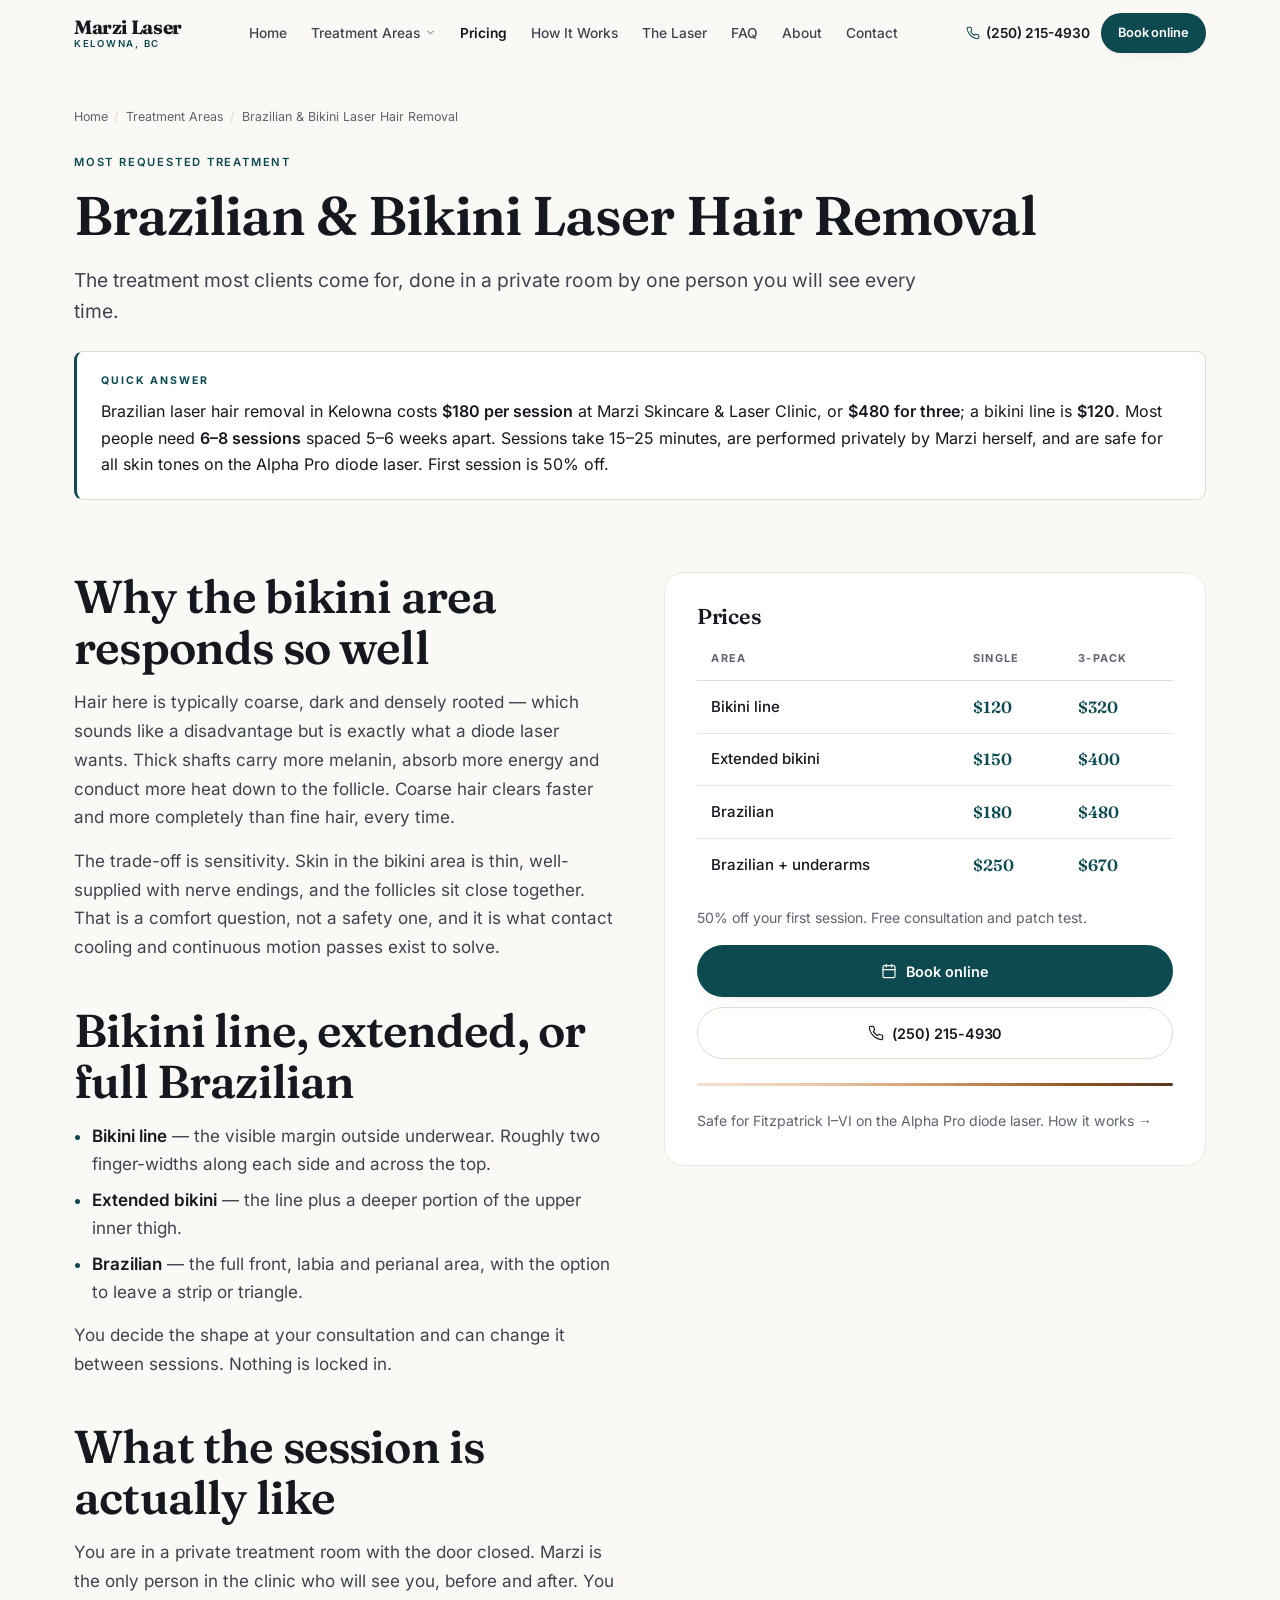
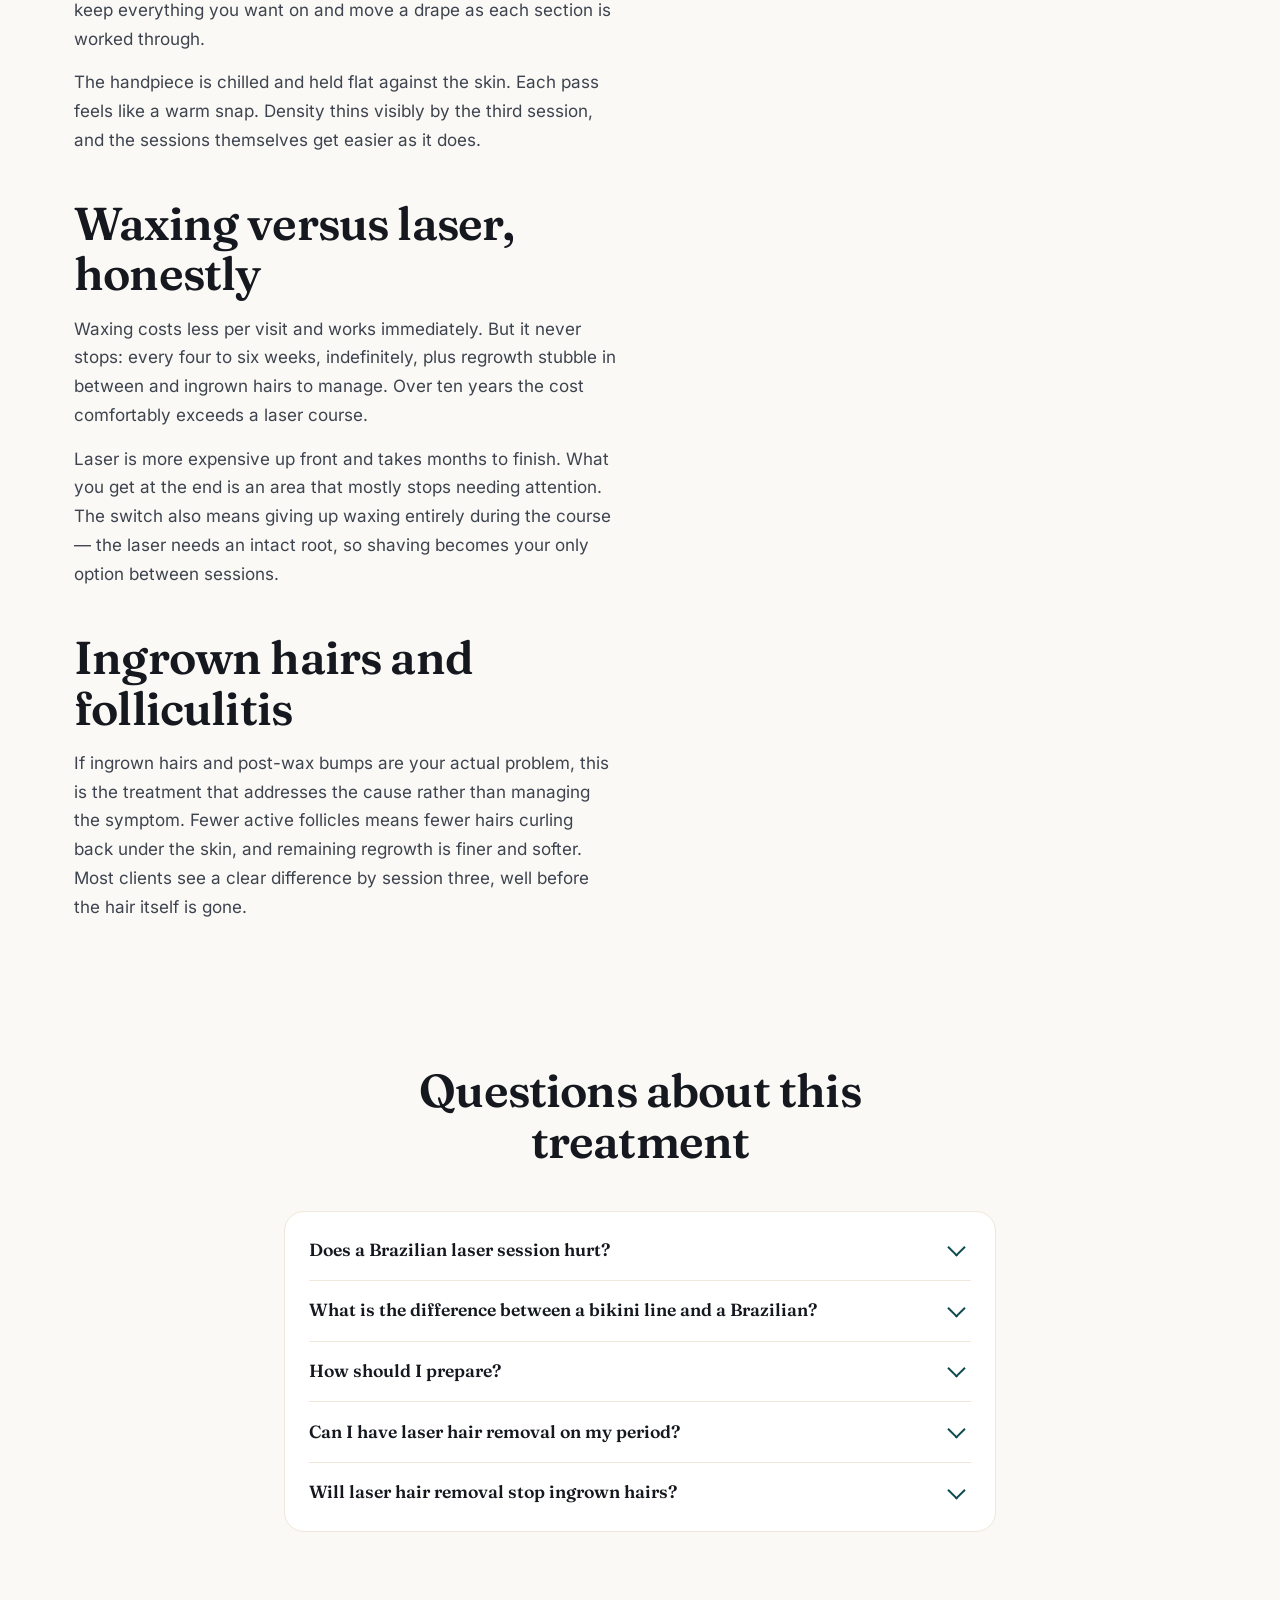
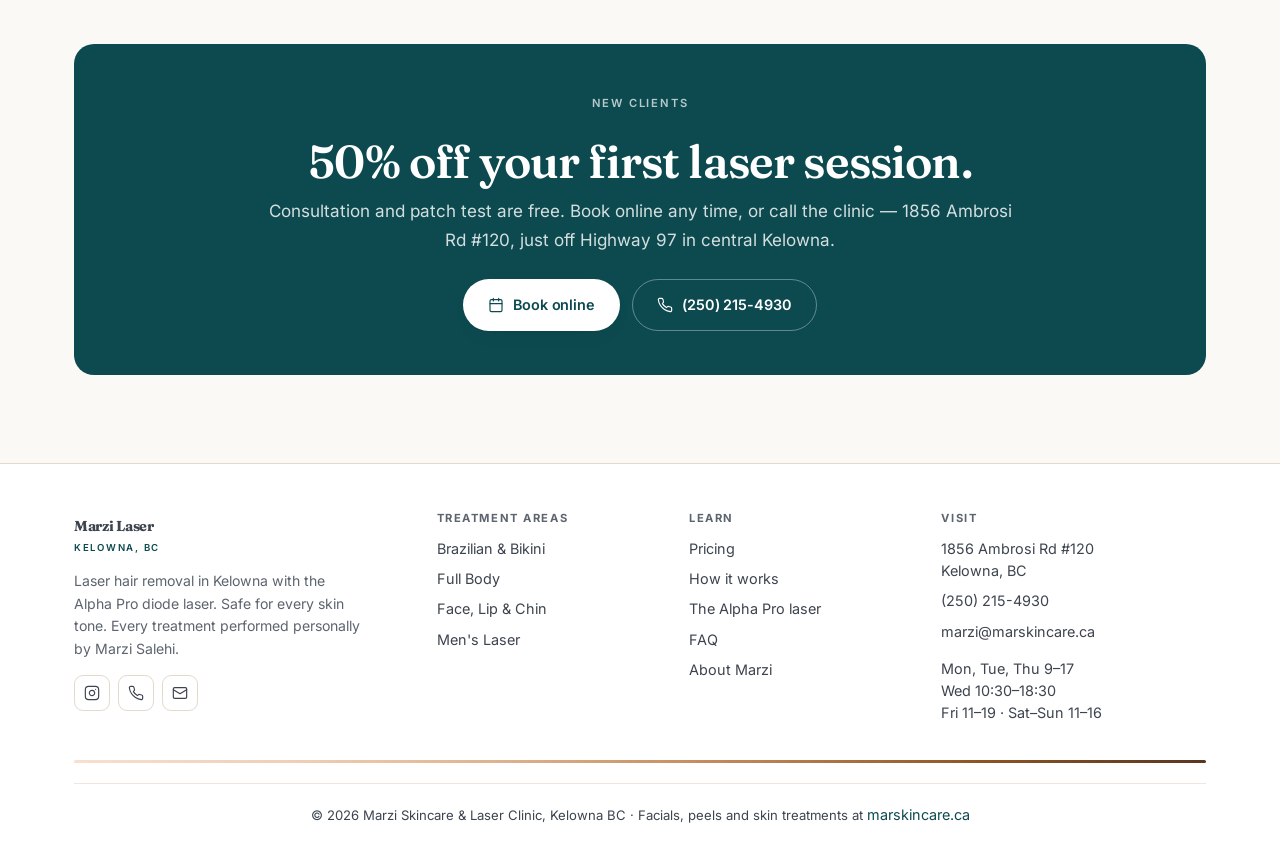
<file: brazilian-bikini-laser-hair-removal-kelowna.html>
<!DOCTYPE html>
<html lang="en-CA">
<head>
<meta charset="utf-8">
<meta name="viewport" content="width=device-width,initial-scale=1">
<title>Brazilian &amp; Bikini Laser Hair Removal Kelowna | From $120</title>
<meta name="description" content="Brazilian and bikini laser hair removal in Kelowna. Private single-operator clinic, safe for all skin tones, Brazilian $180. Free consultation, 50% off session one.">
<link rel="canonical" href="https://lagom.bond/brazilian-bikini-laser-hair-removal-kelowna">
<meta name="robots" content="index,follow,max-image-preview:large,max-snippet:-1,max-video-preview:-1">
<meta name="theme-color" content="#FBF9F5">
<meta name="geo.region" content="CA-BC">
<meta name="geo.placename" content="Kelowna, British Columbia">
<meta name="geo.position" content="49.8809093;-119.4501528">
<meta name="ICBM" content="49.8809093, -119.4501528">
<meta property="og:type" content="website">
<meta property="og:locale" content="en_CA">
<meta property="og:site_name" content="Marzi Laser Kelowna">
<meta property="og:title" content="Brazilian &amp; Bikini Laser Hair Removal Kelowna | From $120">
<meta property="og:description" content="Brazilian and bikini laser hair removal in Kelowna. Private single-operator clinic, safe for all skin tones, Brazilian $180. Free consultation, 50% off session one.">
<meta property="og:url" content="https://lagom.bond/brazilian-bikini-laser-hair-removal-kelowna">
<meta property="og:image" content="https://marskincare.ca/wp-content/uploads/2026/03/Natural-beauty-with-Monstera-leaf.png.webp">
<meta name="twitter:card" content="summary_large_image">
<meta name="twitter:title" content="Brazilian &amp; Bikini Laser Hair Removal Kelowna | From $120">
<meta name="twitter:description" content="Brazilian and bikini laser hair removal in Kelowna. Private single-operator clinic, safe for all skin tones, Brazilian $180. Free consultation, 50% off session one.">
<meta name="twitter:image" content="https://marskincare.ca/wp-content/uploads/2026/03/Natural-beauty-with-Monstera-leaf.png.webp">
<link rel="preconnect" href="https://marskincare.ca" crossorigin>
<link rel="preload" href="/assets/fonts/inter.woff2" as="font" type="font/woff2" crossorigin>
<link rel="preload" href="/assets/fonts/fraunces.woff2" as="font" type="font/woff2" crossorigin>
<link rel="icon" href="/assets/img/favicon.svg" type="image/svg+xml">
<style>/* ==========================================================================
   Marzi Laser — Kelowna
   Direction: warm clinical. Light, photographic, medically credible.
   Signature: the Fitzpatrick spectrum — the clinic's actual differentiator
   (it treats all six skin types) used as the brand's structural device.
   ========================================================================== */

@font-face{font-family:'Fraunces';font-style:normal;font-display:swap;font-weight:300 900;
  src:url(/assets/fonts/fraunces.woff2) format('woff2');
  unicode-range:U+0000-00FF,U+0131,U+0152-0153,U+02BB-02BC,U+02C6,U+02DA,U+02DC,U+2000-206F,U+2074,U+20AC,U+2122,U+2191,U+2193,U+2212,U+2215,U+FEFF,U+FFFD}
@font-face{font-family:'InterVar';font-style:normal;font-display:swap;font-weight:100 900;
  src:url(/assets/fonts/inter.woff2) format('woff2');
  unicode-range:U+0000-00FF,U+0131,U+0152-0153,U+02BB-02BC,U+02C6,U+02DA,U+02DC,U+2000-206F,U+2074,U+20AC,U+2122,U+2191,U+2193,U+2212,U+2215,U+FEFF,U+FFFD}

:root{
  --bone:#FBF9F5;
  --bone-2:#F5F1E9;
  --sand:#F0E8DC;
  --white:#FFFFFF;

  --ink:#15181E;
  --ink-2:#3D444F;
  --ink-3:#5D646F;

  --petrol:#0D4A50;
  --petrol-deep:#063337;
  --petrol-tint:#E4EEEC;

  --line:#E4DACC;
  --line-soft:#EFE7DA;

  /* Fitzpatrick spectrum — the signature palette, taken from the scale itself */
  --fp1:#F7E0D0; --fp2:#EFCEB4; --fp3:#DBAE87;
  --fp4:#BC8354; --fp5:#8D5524; --fp6:#5A3620;

  --serif:'Fraunces',ui-serif,Georgia,serif;
  --sans:'InterVar',-apple-system,BlinkMacSystemFont,'Segoe UI',Roboto,sans-serif;
  --ease:cubic-bezier(.22,1,.36,1);
  --r-lg:20px; --r-md:14px; --r-sm:9px;
  --maxw:1180px;
  --shadow:0 1px 2px rgba(21,24,30,.04),0 8px 24px -12px rgba(21,24,30,.10);
  --shadow-lift:0 2px 4px rgba(21,24,30,.05),0 18px 40px -18px rgba(21,24,30,.18);
}

*{margin:0;padding:0;box-sizing:border-box}
html{scroll-behavior:smooth;scroll-padding-top:5.5rem;-webkit-text-size-adjust:100%}
body{font-family:var(--sans);background:var(--bone);color:var(--ink);line-height:1.6;
  -webkit-font-smoothing:antialiased;overflow-x:hidden;font-size:17px}
::selection{background:var(--petrol);color:#fff}
img{max-width:100%;display:block}

/* Type */
h1,h2,h3,h4,.serif{font-family:var(--serif);font-weight:600;letter-spacing:-.018em;line-height:1.1;color:var(--ink)}
h1{font-size:clamp(2.5rem,5.2vw,4.25rem);margin-bottom:1.25rem}
h2{font-size:clamp(1.95rem,3.6vw,3rem);margin-bottom:.9rem}
h3{font-size:1.35rem;margin-bottom:.5rem;letter-spacing:-.012em}
h4{font-size:1.05rem;margin-bottom:.4rem}
p{color:var(--ink-2);line-height:1.7}
p+p{margin-top:.9rem}
strong{font-weight:600;color:var(--ink)}
a{color:inherit;text-decoration:none;transition:color .25s var(--ease)}

.eyebrow{display:inline-flex;align-items:center;gap:.5rem;font-size:.7rem;font-weight:600;
  letter-spacing:.16em;text-transform:uppercase;color:var(--petrol);margin-bottom:.85rem}
.lede{font-size:1.2rem;color:var(--ink-2);line-height:1.6;font-weight:400}
.muted{color:var(--ink-3);font-size:.88rem;line-height:1.6}

.prose p,.prose li{color:var(--ink-2)}
.prose h2{margin-top:2.75rem}
.prose h3{margin-top:1.9rem;color:var(--petrol);font-size:1.2rem}
.prose h2:first-child,.prose h3:first-child{margin-top:0}
.prose ul,.prose ol{padding-left:1.15rem;margin:.9rem 0}
.prose li{margin-bottom:.5rem;line-height:1.65}
.prose li::marker{color:var(--petrol)}
.prose a{color:var(--petrol);text-decoration:underline;text-decoration-thickness:1px;text-underline-offset:3px;font-weight:500}
.prose a:hover{color:var(--petrol-deep)}

/* Layout */
.container{max-width:var(--maxw);margin:0 auto;padding:0 1.5rem}
.narrow{max-width:760px}
section{padding:4.5rem 0}
section.tight{padding:2.5rem 0}
.sec-head{max-width:640px;margin-bottom:2.75rem}
.sec-head.center{margin-left:auto;margin-right:auto;text-align:center}
.grid-2{display:grid;grid-template-columns:1fr 1fr;gap:3rem;align-items:start}
.grid-2.center{align-items:center}
.grid-3{display:grid;grid-template-columns:repeat(3,1fr);gap:1.25rem}
.grid-4{display:grid;grid-template-columns:repeat(4,1fr);gap:1rem}
.mt-1{margin-top:1rem}.mt-2{margin-top:1.75rem}.mt-3{margin-top:2.75rem}
.text-center{text-align:center}

/* SIGNATURE: Fitzpatrick spectrum rule */
.spectrum{height:3px;width:100%;border-radius:2px;border:0;
  background:linear-gradient(90deg,var(--fp1) 0%,var(--fp2) 20%,var(--fp3) 40%,var(--fp4) 60%,var(--fp5) 80%,var(--fp6) 100%)}
.spectrum-label{display:flex;align-items:center;gap:.85rem;margin:2.5rem 0;
  font-size:.68rem;letter-spacing:.16em;text-transform:uppercase;color:var(--ink-3);font-weight:600}
.spectrum-label .spectrum{flex:1}

/* Buttons */
.btn{display:inline-flex;align-items:center;justify-content:center;gap:.55rem;
  padding:.85rem 1.5rem;border-radius:100px;font-size:.9rem;font-weight:600;
  font-family:var(--sans);cursor:pointer;border:1px solid transparent;
  transition:background .25s var(--ease),color .25s var(--ease),border-color .25s var(--ease),transform .25s var(--ease),box-shadow .25s var(--ease);
  min-height:46px;letter-spacing:-.005em;white-space:nowrap}
.btn svg{width:16px;height:16px;flex-shrink:0}
.btn-primary{background:var(--petrol);color:#fff;box-shadow:var(--shadow)}
.btn-primary:hover{background:var(--petrol-deep);transform:translateY(-1px);box-shadow:var(--shadow-lift)}
.btn-ghost{background:transparent;color:var(--ink);border-color:var(--line)}
.btn-ghost:hover{border-color:var(--petrol);color:var(--petrol);background:var(--petrol-tint)}
.btn-light{background:var(--white);color:var(--petrol);box-shadow:var(--shadow)}
.btn-light:hover{transform:translateY(-1px);box-shadow:var(--shadow-lift)}
.btn-sm{padding:.55rem 1rem;font-size:.8rem;min-height:38px}
.btn-block{width:100%}

/* Cards */
.card{background:var(--white);border:1px solid var(--line-soft);border-radius:var(--r-lg);
  padding:1.75rem;transition:border-color .3s var(--ease),box-shadow .3s var(--ease),transform .3s var(--ease);
  display:flex;flex-direction:column;height:100%}
a.card:hover{border-color:var(--petrol);box-shadow:var(--shadow-lift);transform:translateY(-2px)}
.card h3{margin-bottom:.4rem}
.card p{font-size:.95rem;line-height:1.6}
.card-foot{margin-top:auto;padding-top:1.1rem;border-top:1px solid var(--line-soft);
  display:flex;justify-content:space-between;align-items:center;gap:.75rem;flex-wrap:wrap}
.card-meta{font-size:.82rem;color:var(--ink-3);font-weight:500}
.card-go{font-size:.82rem;font-weight:600;color:var(--petrol);display:inline-flex;align-items:center;gap:.35rem}
.card-go svg{width:13px;height:13px;transition:transform .25s var(--ease)}
a.card:hover .card-go svg{transform:translateX(3px)}
.card-icon{width:38px;height:38px;border-radius:10px;background:var(--petrol-tint);
  display:flex;align-items:center;justify-content:center;color:var(--petrol);margin-bottom:.9rem}
.card-icon svg{width:18px;height:18px}
.panel{background:var(--white);border:1px solid var(--line-soft);border-radius:var(--r-lg);padding:2rem}
.panel-sand{background:var(--sand);border-color:var(--line)}
.sticky-col{position:sticky;top:5.5rem}

/* Skip / focus */
.skip{position:absolute;left:1rem;top:-60px;z-index:999;background:var(--petrol);color:#fff;
  padding:.7rem 1.1rem;border-radius:0 0 10px 10px;font-size:.85rem;font-weight:600;transition:top .25s var(--ease)}
.skip:focus{top:0}
:focus-visible{outline:2px solid var(--petrol);outline-offset:3px;border-radius:4px}

/* Nav */
.nav{position:sticky;top:0;z-index:100;background:rgba(251,249,245,.88);
  backdrop-filter:saturate(180%) blur(14px);-webkit-backdrop-filter:saturate(180%) blur(14px);
  border-bottom:1px solid transparent;transition:border-color .3s var(--ease)}
.nav.stuck{border-bottom-color:var(--line)}
.nav-in{display:flex;align-items:center;justify-content:space-between;gap:1rem;height:66px}
.brand{font-family:var(--serif);font-size:1.2rem;font-weight:700;letter-spacing:-.02em;line-height:1.05;color:var(--ink);white-space:nowrap}
.brand em{display:block;font-size:.6rem;font-family:var(--sans);font-style:normal;font-weight:600;
  letter-spacing:.18em;text-transform:uppercase;color:var(--petrol);margin-top:2px}
.nav-links{display:flex;align-items:center;gap:1.5rem}
.nav-links>a,.drop>button{font-size:.86rem;font-weight:500;color:var(--ink-2);background:none;border:0;
  font-family:var(--sans);cursor:pointer;display:inline-flex;align-items:center;gap:.3rem;padding:.4rem 0}
.nav-links>a:hover,.drop>button:hover{color:var(--petrol)}
.nav-links>a[aria-current=page]{color:var(--ink);font-weight:600}
.drop{position:relative}
.drop svg{width:11px;height:11px;transition:transform .25s var(--ease)}
.drop:hover svg,.drop:focus-within svg{transform:rotate(180deg)}
.drop-menu{position:absolute;top:calc(100% + 6px);left:50%;transform:translateX(-50%) translateY(6px);
  background:var(--white);border:1px solid var(--line);border-radius:var(--r-md);
  box-shadow:var(--shadow-lift);padding:.4rem;min-width:260px;
  opacity:0;visibility:hidden;transition:all .25s var(--ease)}
.drop:hover .drop-menu,.drop:focus-within .drop-menu{opacity:1;visibility:visible;transform:translateX(-50%) translateY(0)}
.drop-menu a{display:block;padding:.6rem .75rem;border-radius:9px;font-size:.88rem;color:var(--ink-2);font-weight:500}
.drop-menu a:hover{background:var(--petrol-tint);color:var(--petrol)}
.nav-right{display:flex;align-items:center;gap:.65rem}
.nav-tel{font-size:.86rem;font-weight:600;color:var(--ink);white-space:nowrap;display:inline-flex;align-items:center;gap:.4rem}
.nav-tel svg{width:14px;height:14px;color:var(--petrol)}
.burger{display:none;width:42px;height:42px;border-radius:10px;border:1px solid var(--line);
  background:var(--white);cursor:pointer;align-items:center;justify-content:center;color:var(--ink)}
.burger svg{width:18px;height:18px}
.sheet{display:none;position:fixed;inset:0;z-index:99;background:var(--bone);padding:5.5rem 1.5rem 2rem;overflow-y:auto}
.sheet.open{display:block}
.sheet a{display:block;padding:.95rem .25rem;font-size:1.05rem;font-weight:500;
  color:var(--ink);border-bottom:1px solid var(--line-soft);font-family:var(--serif)}
.sheet .btn{margin-top:1.5rem;border-bottom:0}

/* Hero */
.hero{padding:3.5rem 0 3rem}
.hero-grid{display:grid;grid-template-columns:1.02fr .98fr;gap:3.5rem;align-items:center}
.pill{display:inline-flex;align-items:center;gap:.45rem;padding:.4rem .85rem;border-radius:100px;
  background:var(--petrol-tint);color:var(--petrol);font-size:.74rem;font-weight:600;
  letter-spacing:.04em;margin-bottom:1.1rem}
.pill svg{width:13px;height:13px}
.hero p.lede{max-width:34em}
.hero-cta{display:flex;gap:.75rem;flex-wrap:wrap;margin:1.75rem 0 1.5rem}
.hero-tags{display:flex;flex-wrap:wrap;gap:.5rem}
.tag{display:inline-flex;align-items:center;gap:.35rem;padding:.4rem .8rem;border-radius:100px;
  background:var(--white);border:1px solid var(--line);font-size:.78rem;color:var(--ink-2);font-weight:500}
.tag svg{width:12px;height:12px;color:var(--petrol)}
.hero-media{position:relative;border-radius:var(--r-lg);overflow:hidden;background:var(--sand);
  box-shadow:var(--shadow-lift);aspect-ratio:4/5}
.hero-media img{width:100%;height:100%;object-fit:cover;object-position:center 22%}
.hero-badge{position:absolute;left:1rem;right:1rem;bottom:1rem;background:rgba(255,255,255,.94);
  backdrop-filter:blur(8px);border-radius:var(--r-md);padding:.85rem 1rem;
  display:flex;align-items:center;justify-content:space-between;gap:1rem}
.hero-badge b{font-family:var(--serif);font-size:1rem;font-weight:600;display:block;line-height:1.2}
.hero-badge span{font-size:.74rem;color:var(--ink-3)}

.phero{padding:2.5rem 0 2rem}
.phero h1{font-size:clamp(2.1rem,4.4vw,3.4rem)}
.phero .lede{max-width:44em}

/* Stats */
.stats{display:grid;grid-template-columns:repeat(4,1fr);gap:1rem}
.stat{text-align:center;padding:1.25rem .75rem;background:var(--white);border:1px solid var(--line-soft);border-radius:var(--r-md)}
.stat b{display:block;font-family:var(--serif);font-size:2rem;font-weight:600;color:var(--petrol);line-height:1}
.stat span{display:block;font-size:.72rem;text-transform:uppercase;letter-spacing:.1em;color:var(--ink-3);margin-top:.4rem;font-weight:600}

/* Answer block (AEO) */
.answer{background:var(--white);border:1px solid var(--line);border-left:3px solid var(--petrol);
  border-radius:var(--r-sm);padding:1.35rem 1.5rem;margin:1.5rem 0}
.answer .lbl{display:block;font-size:.66rem;letter-spacing:.18em;text-transform:uppercase;
  color:var(--petrol);font-weight:700;margin-bottom:.5rem}
.answer p{color:var(--ink);font-size:1rem;line-height:1.65}

/* Breadcrumbs */
.crumbs{font-size:.78rem;color:var(--ink-3);margin-bottom:1.25rem}
.crumbs ol{list-style:none;display:flex;flex-wrap:wrap;gap:.4rem;align-items:center}
.crumbs a:hover{color:var(--petrol)}
.crumbs li+li::before{content:'/';margin-right:.4rem;color:var(--line)}

/* Steps */
.steps{display:flex;flex-direction:column;gap:.75rem}
.step{display:flex;gap:1.1rem;padding:1.35rem;background:var(--white);
  border:1px solid var(--line-soft);border-radius:var(--r-md);align-items:flex-start}
.step-n{font-family:var(--serif);font-size:1.3rem;font-weight:600;color:var(--petrol);
  min-width:1.9rem;line-height:1.2;font-variant-numeric:tabular-nums}
.step h3{font-size:1.08rem;margin-bottom:.25rem}
.step p{font-size:.94rem;margin:0;line-height:1.6}

/* Tables */
.tw{overflow-x:auto;-webkit-overflow-scrolling:touch;border-radius:var(--r-md)}
table.t{width:100%;border-collapse:collapse;min-width:460px;font-size:.94rem}
table.t caption{text-align:left;padding:0 0 .85rem;color:var(--ink-3);font-size:.84rem}
table.t th,table.t td{padding:.8rem .9rem;text-align:left;border-bottom:1px solid var(--line-soft)}
table.t thead th{font-size:.68rem;text-transform:uppercase;letter-spacing:.12em;color:var(--ink-3);
  font-weight:700;border-bottom:1px solid var(--line)}
table.t td{color:var(--ink-2)}
table.t td:first-child{color:var(--ink);font-weight:500}
table.t td.n{font-family:var(--serif);font-size:1.02rem;font-weight:600;color:var(--petrol);white-space:nowrap}
table.t tbody tr:last-child td{border-bottom:0}
table.t tbody tr:hover{background:var(--bone-2)}

/* FAQ */
.faq{background:var(--white);border:1px solid var(--line-soft);border-radius:var(--r-lg);padding:.5rem 1.5rem}
.fq{border-bottom:1px solid var(--line-soft)}
.fq:last-child{border-bottom:0}
.fq-q{width:100%;text-align:left;background:none;border:0;cursor:pointer;padding:1.15rem 2.5rem 1.15rem 0;
  font-family:var(--serif);font-size:1.1rem;font-weight:600;color:var(--ink);position:relative;line-height:1.3}
.fq-q:hover{color:var(--petrol)}
.fq-q::after{content:'';position:absolute;right:.5rem;top:50%;width:11px;height:11px;
  border-right:2px solid var(--petrol);border-bottom:2px solid var(--petrol);
  transform:translateY(-70%) rotate(45deg);transition:transform .3s var(--ease)}
.fq-q[aria-expanded=true]::after{transform:translateY(-30%) rotate(225deg)}
.fq-a{max-height:0;overflow:hidden;transition:max-height .4s var(--ease)}
.fq-a>div{padding:0 2.5rem 1.35rem 0}
.fq-a p{font-size:.96rem;line-height:1.68}
.fq-a a{color:var(--petrol);text-decoration:underline;text-underline-offset:3px;font-weight:500}

/* Skin type selector (signature interactive) */
.fp-grid{display:grid;grid-template-columns:repeat(6,1fr);gap:.4rem;margin:1.1rem 0}
.fp{border:1px solid var(--line);border-radius:var(--r-sm);background:var(--white);cursor:pointer;
  padding:.45rem .3rem;text-align:center;font-size:.66rem;font-weight:700;color:var(--ink-3);
  font-family:var(--sans);letter-spacing:.06em;transition:all .25s var(--ease)}
.fp i{display:block;height:34px;border-radius:6px;margin-bottom:.4rem;font-style:normal}
.fp:hover{border-color:var(--petrol);color:var(--petrol)}
.fp[aria-selected=true]{border-color:var(--petrol);border-width:2px;color:var(--petrol);background:var(--petrol-tint)}
.fp-out{background:var(--bone-2);border:1px solid var(--line-soft);border-radius:var(--r-md);
  padding:1rem 1.1rem;min-height:96px}
.fp-out b{font-family:var(--serif);font-size:1.05rem;display:block;margin-bottom:.2rem;color:var(--ink)}
.fp-out p{font-size:.9rem;margin:0;line-height:1.6}

/* Checks */
.checks{list-style:none;display:flex;flex-direction:column;gap:.65rem}
.checks li{display:flex;gap:.7rem;align-items:flex-start;color:var(--ink-2);font-size:.96rem;line-height:1.6}
.checks svg{width:15px;height:15px;color:var(--petrol);flex-shrink:0;margin-top:.25rem}

/* CTA band */
.band{background:var(--petrol);color:#fff;border-radius:var(--r-lg);padding:2.75rem 2rem;text-align:center}
.band h2{color:#fff;margin-bottom:.6rem}
.band p{color:rgba(255,255,255,.82);max-width:44em;margin:0 auto 1.5rem}
.band .eyebrow{color:rgba(255,255,255,.7)}
.band-cta{display:flex;gap:.75rem;justify-content:center;flex-wrap:wrap}

/* Contact tiles */
.tile{background:var(--white);border:1px solid var(--line-soft);border-radius:var(--r-md);
  padding:1.5rem 1.25rem;text-align:center;transition:all .3s var(--ease);display:block}
a.tile:hover{border-color:var(--petrol);box-shadow:var(--shadow-lift);transform:translateY(-2px)}
.tile svg{width:20px;height:20px;color:var(--petrol);margin:0 auto .6rem}
.tile .lbl{font-size:.68rem;text-transform:uppercase;letter-spacing:.13em;color:var(--ink-3);font-weight:600;margin-bottom:.3rem}
.tile b{font-size:.98rem;font-weight:600;line-height:1.4;display:block}

.map{border:0;width:100%;height:340px;border-radius:var(--r-lg);display:block;background:var(--sand)}

/* Forms */
.fld{margin-bottom:1rem}
.fld label{display:block;font-size:.78rem;font-weight:600;color:var(--ink);margin-bottom:.4rem}
.fld input,.fld select,.fld textarea{width:100%;background:var(--white);border:1px solid var(--line);color:var(--ink);
  padding:.75rem .9rem;font-size:.95rem;border-radius:var(--r-sm);font-family:var(--sans);
  outline:none;transition:border-color .2s var(--ease),box-shadow .2s var(--ease);min-height:46px}
.fld textarea{resize:vertical;min-height:110px}
.fld input:focus,.fld select:focus,.fld textarea:focus{border-color:var(--petrol);box-shadow:0 0 0 3px var(--petrol-tint)}
.fld input::placeholder,.fld textarea::placeholder{color:var(--ink-3)}
.hint{font-size:.78rem;color:var(--ink-3);margin-top:.35rem}

/* Footer */
.foot{background:var(--white);border-top:1px solid var(--line);padding:3rem 0 1.5rem;margin-top:3rem}
.foot-grid{display:grid;grid-template-columns:1.5fr 1fr 1fr 1.2fr;gap:2rem;margin-bottom:2.25rem}
.foot h3{font-family:var(--sans);font-size:.7rem;text-transform:uppercase;letter-spacing:.14em;
  color:var(--ink-3);margin-bottom:.85rem;font-weight:700}
.foot ul{list-style:none;display:flex;flex-direction:column;gap:.5rem}
.foot a,.foot li{font-size:.9rem;color:var(--ink-2);line-height:1.55}
.foot a:hover{color:var(--petrol)}
.foot-social{display:flex;gap:.5rem;margin-top:.9rem}
.foot-social a{width:36px;height:36px;border-radius:9px;border:1px solid var(--line);
  display:flex;align-items:center;justify-content:center;color:var(--ink-2)}
.foot-social a:hover{border-color:var(--petrol);color:var(--petrol)}
.foot-social svg{width:16px;height:16px}
.foot-bot{border-top:1px solid var(--line-soft);padding-top:1.25rem;font-size:.82rem;color:var(--ink-3);text-align:center}
.foot-bot a{color:var(--petrol)}

/* Sticky mobile bar */
.bar{display:none;position:fixed;bottom:0;left:0;right:0;z-index:95;background:rgba(255,255,255,.96);
  backdrop-filter:blur(12px);border-top:1px solid var(--line);padding:.6rem .75rem;gap:.5rem;
  padding-bottom:calc(.6rem + env(safe-area-inset-bottom))}
.bar .btn{flex:1;font-size:.82rem;padding:.7rem .5rem}

/* Reveal */
.rv{opacity:0;transform:translateY(18px);transition:opacity .7s var(--ease),transform .7s var(--ease)}
.rv.on{opacity:1;transform:none}
.d1{transition-delay:.08s}.d2{transition-delay:.16s}.d3{transition-delay:.24s}

.sr{position:absolute;width:1px;height:1px;padding:0;margin:-1px;overflow:hidden;clip:rect(0,0,0,0);white-space:nowrap;border:0}

/* Responsive */
@media(max-width:1000px){
  .nav-links{gap:1.1rem}.nav-links>a,.drop>button{font-size:.8rem}
  .foot-grid{grid-template-columns:1fr 1fr}
}
@media(max-width:880px){
  .nav-links,.nav-tel{display:none}
  .burger{display:flex}
  .hero-grid,.grid-2{grid-template-columns:1fr;gap:2rem}
  .grid-3{grid-template-columns:1fr}
  .grid-4,.stats{grid-template-columns:1fr 1fr}
  .hero{padding:2rem 0}
  .hero-media{aspect-ratio:3/2}
  section{padding:3rem 0}
  .bar{display:flex}
  body{padding-bottom:66px}
  .sticky-col{position:static}
}
@media(max-width:560px){
  body{font-size:16px}
  .foot-grid{grid-template-columns:1fr;gap:1.5rem}
  .fp-grid{grid-template-columns:repeat(3,1fr)}
  .hero-cta{flex-direction:column}
  .hero-cta .btn{width:100%}
  .band{padding:2rem 1.25rem}
  .faq{padding:.25rem 1.1rem}
  .panel{padding:1.35rem}
}
@media(prefers-reduced-motion:reduce){
  *,*::before,*::after{animation-duration:.01ms!important;transition-duration:.01ms!important;scroll-behavior:auto!important}
  .rv{opacity:1;transform:none}
}
@media print{
  .nav,.bar,.sheet,.band{display:none!important}
  body{background:#fff;font-size:11pt}
  .card,.panel,.faq{border:1px solid #ccc;box-shadow:none;break-inside:avoid}
  .fq-a{max-height:none!important}
}
</style>
<script type="application/ld+json">{"@context":"https://schema.org","@graph":[{"@context":"https://schema.org","@type":"Service","@id":"https://lagom.bond/brazilian-bikini-laser-hair-removal-kelowna#service","serviceType":"Brazilian & Bikini Laser Hair Removal","name":"Brazilian & Bikini Laser Hair Removal","description":"Brazilian and bikini laser hair removal in Kelowna. Private single-operator clinic, safe for all skin tones, Brazilian $180. Free consultation, 50% off session one.","url":"https://lagom.bond/brazilian-bikini-laser-hair-removal-kelowna","provider":{"@id":"https://lagom.bond/#clinic"},"brand":{"@type":"Brand","name":"Alpha Pro Diode Laser"},"areaServed":[{"@type":"City","name":"Kelowna"},{"@type":"City","name":"West Kelowna"},{"@type":"City","name":"Lake Country"},{"@type":"City","name":"Peachland"},{"@type":"City","name":"Vernon"},{"@type":"City","name":"Penticton"}],"offers":{"@type":"Offer","priceCurrency":"CAD","price":"180","availability":"https://schema.org/InStock","url":"https://www.vagaro.com/marziskincarecorp1","priceValidUntil":"2027-12-31"}},{"@context":"https://schema.org","@type":"FAQPage","mainEntity":[{"@type":"Question","name":"Does a Brazilian laser session hurt?","acceptedAnswer":{"@type":"Answer","text":"The bikini area is more sensitive than most, and the first session is the sharpest because hair density is at its highest. Contact cooling and Power Motion passes take most of the edge off, and clients almost universally describe it as easier than waxing \u2014 over in 15\u201325 minutes with no strips and no ingrowns. Sessions get progressively more comfortable as density drops. Avoid booking during the two days before your period, when skin sensitivity peaks."}},{"@type":"Question","name":"What is the difference between a bikini line and a Brazilian?","acceptedAnswer":{"@type":"Answer","text":"A bikini line treats only what would show outside underwear \u2014 roughly a two-finger width along each side and across the top. A Brazilian treats the full front, the labia and the perianal area, with the option to leave a strip or triangle if you prefer. You choose the shape at your consultation, and you can change it between sessions."}},{"@type":"Question","name":"How should I prepare?","acceptedAnswer":{"@type":"Answer","text":"Shave completely 12\u201324 hours before \u2014 not the same morning, since freshly shaved skin is more reactive. Do not wax, epilate or use depilatory cream for two weeks beforehand. Arrive freshly showered with no lotion, oil, powder or deodorant on the area. Loose clothing afterwards is a good idea; tight denim over freshly treated skin is uncomfortable for the first evening."}},{"@type":"Question","name":"Can I have laser hair removal on my period?","acceptedAnswer":{"@type":"Answer","text":"Yes, if you are using a tampon or menstrual cup. Nothing about the treatment is unsafe during your period. The only real consideration is comfort \u2014 skin sensitivity is measurably higher in the days just before and during menstruation, so if your schedule is flexible, mid-cycle appointments feel easier."}},{"@type":"Question","name":"Will laser hair removal stop ingrown hairs?","acceptedAnswer":{"@type":"Answer","text":"For most people, yes \u2014 and it is one of the main reasons clients switch from waxing. Ingrowns happen when a hair curls back under the skin instead of breaking through. Fewer follicles producing hair means fewer chances for that to happen, and regrowth that does appear is finer and less likely to curl. Improvement is usually obvious by the third session."}}]}]}</script>
</head>
<body>
<a href="#main" class="skip">Skip to content</a>
<svg xmlns="http://www.w3.org/2000/svg" style="display:none" aria-hidden="true"><symbol id="i-phone" viewBox="0 0 24 24" fill="none" stroke="currentColor" stroke-width="1.75" stroke-linecap="round" stroke-linejoin="round"><path d="M22 16.9v3a2 2 0 0 1-2.2 2 19.8 19.8 0 0 1-8.6-3.1 19.5 19.5 0 0 1-6-6A19.8 19.8 0 0 1 2 4.2 2 2 0 0 1 4 2h3a2 2 0 0 1 2 1.7c.1 1 .4 1.9.7 2.8a2 2 0 0 1-.5 2.1L8.1 9.9a16 16 0 0 0 6 6l1.3-1.1a2 2 0 0 1 2.1-.5c.9.3 1.8.6 2.8.7a2 2 0 0 1 1.7 2z"/></symbol><symbol id="i-menu" viewBox="0 0 24 24" fill="none" stroke="currentColor" stroke-width="1.75" stroke-linecap="round" stroke-linejoin="round"><path d="M3 6h18M3 12h18M3 18h18"/></symbol><symbol id="i-down" viewBox="0 0 24 24" fill="none" stroke="currentColor" stroke-width="1.75" stroke-linecap="round" stroke-linejoin="round"><path d="m6 9 6 6 6-6"/></symbol><symbol id="i-check" viewBox="0 0 24 24" fill="none" stroke="currentColor" stroke-width="1.75" stroke-linecap="round" stroke-linejoin="round"><path d="M20 6 9 17l-5-5"/></symbol><symbol id="i-right" viewBox="0 0 24 24" fill="none" stroke="currentColor" stroke-width="1.75" stroke-linecap="round" stroke-linejoin="round"><path d="M5 12h14M12 5l7 7-7 7"/></symbol><symbol id="i-ig" viewBox="0 0 24 24" fill="none" stroke="currentColor" stroke-width="1.75" stroke-linecap="round" stroke-linejoin="round"><rect x="2" y="2" width="20" height="20" rx="5"/><path d="M16 11.4A4 4 0 1 1 12.6 8 4 4 0 0 1 16 11.4z"/><path d="M17.5 6.5h.01"/></symbol><symbol id="i-mail" viewBox="0 0 24 24" fill="none" stroke="currentColor" stroke-width="1.75" stroke-linecap="round" stroke-linejoin="round"><rect x="2" y="4" width="20" height="16" rx="2"/><path d="m22 7-10 6L2 7"/></symbol><symbol id="i-pin" viewBox="0 0 24 24" fill="none" stroke="currentColor" stroke-width="1.75" stroke-linecap="round" stroke-linejoin="round"><path d="M20 10c0 6-8 12-8 12s-8-6-8-12a8 8 0 0 1 16 0z"/><circle cx="12" cy="10" r="3"/></symbol><symbol id="i-clock" viewBox="0 0 24 24" fill="none" stroke="currentColor" stroke-width="1.75" stroke-linecap="round" stroke-linejoin="round"><circle cx="12" cy="12" r="10"/><path d="M12 6v6l4 2"/></symbol><symbol id="i-cal" viewBox="0 0 24 24" fill="none" stroke="currentColor" stroke-width="1.75" stroke-linecap="round" stroke-linejoin="round"><rect x="3" y="4" width="18" height="18" rx="2"/><path d="M16 2v4M8 2v4M3 10h18"/></symbol><symbol id="i-shield" viewBox="0 0 24 24" fill="none" stroke="currentColor" stroke-width="1.75" stroke-linecap="round" stroke-linejoin="round"><path d="M12 22s8-4 8-10V5l-8-3-8 3v7c0 6 8 10 8 10z"/><path d="m9 12 2 2 4-4"/></symbol><symbol id="i-spark" viewBox="0 0 24 24" fill="none" stroke="currentColor" stroke-width="1.75" stroke-linecap="round" stroke-linejoin="round"><path d="M12 3v3M12 18v3M5.6 5.6l2.1 2.1M16.3 16.3l2.1 2.1M3 12h3M18 12h3M5.6 18.4l2.1-2.1M16.3 7.7l2.1-2.1"/><circle cx="12" cy="12" r="3"/></symbol><symbol id="i-user" viewBox="0 0 24 24" fill="none" stroke="currentColor" stroke-width="1.75" stroke-linecap="round" stroke-linejoin="round"><path d="M20 21v-2a4 4 0 0 0-4-4H8a4 4 0 0 0-4 4v2"/><circle cx="12" cy="7" r="4"/></symbol><symbol id="i-tag" viewBox="0 0 24 24" fill="none" stroke="currentColor" stroke-width="1.75" stroke-linecap="round" stroke-linejoin="round"><path d="M20.6 13.4 12 22l-9-9V3h10l7.6 7.6a2 2 0 0 1 0 2.8z"/><path d="M7 7h.01"/></symbol><symbol id="i-chat" viewBox="0 0 24 24" fill="none" stroke="currentColor" stroke-width="1.75" stroke-linecap="round" stroke-linejoin="round"><path d="M21 15a2 2 0 0 1-2 2H7l-4 4V5a2 2 0 0 1 2-2h14a2 2 0 0 1 2 2z"/></symbol><symbol id="i-leaf" viewBox="0 0 24 24" fill="none" stroke="currentColor" stroke-width="1.75" stroke-linecap="round" stroke-linejoin="round"><path d="M11 20A7 7 0 0 1 9.8 6.1C15.5 5 17 4.5 19 2c1 2 2 4.2 2 8 0 5.5-4.8 10-10 10z"/><path d="M2 21c0-3 1.9-5.7 4.5-7"/></symbol><symbol id="i-zap" viewBox="0 0 24 24" fill="none" stroke="currentColor" stroke-width="1.75" stroke-linecap="round" stroke-linejoin="round"><path d="M13 2 3 14h9l-1 8 10-12h-9l1-8z"/></symbol><symbol id="i-shirt" viewBox="0 0 24 24" fill="none" stroke="currentColor" stroke-width="1.75" stroke-linecap="round" stroke-linejoin="round"><path d="M20.4 6.5 16 4a4 4 0 0 1-8 0L3.6 6.5a1 1 0 0 0-.4 1.3l1.8 3.6a1 1 0 0 0 1.3.4l1.2-.6V20a1 1 0 0 0 1 1h7a1 1 0 0 0 1-1v-8.8l1.2.6a1 1 0 0 0 1.3-.4l1.8-3.6a1 1 0 0 0-.4-1.3z"/></symbol><symbol id="i-star" viewBox="0 0 24 24" fill="none" stroke="currentColor" stroke-width="1.75" stroke-linecap="round" stroke-linejoin="round"><path d="m12 2 3.1 6.3 6.9 1-5 4.9 1.2 6.8L12 17.8 5.8 21l1.2-6.8-5-4.9 6.9-1z"/></symbol></svg>
<nav class="nav" aria-label="Main">
<div class="container nav-in">
<a href="/" class="brand">Marzi Laser<em>Kelowna, BC</em></a>
<div class="nav-links"><a href="/">Home</a><div class="drop"><button type="button" aria-haspopup="true">Treatment Areas <svg aria-hidden="true"><use href="#i-down"/></svg></button><div class="drop-menu"><a href="/brazilian-bikini-laser-hair-removal-kelowna">Brazilian &amp; Bikini</a><a href="/full-body-laser-hair-removal-kelowna">Full Body</a><a href="/facial-laser-hair-removal-kelowna">Face, Lip &amp; Chin</a><a href="/mens-laser-hair-removal-kelowna">Men's Laser Hair Removal</a></div></div><a href="/pricing" aria-current="page">Pricing</a><a href="/how-it-works">How It Works</a><a href="/alpha-pro-laser">The Laser</a><a href="/faq">FAQ</a><a href="/about">About</a><a href="/contact">Contact</a></div>
<div class="nav-right">
<a href="tel:+12502154930" class="nav-tel"><svg aria-hidden="true"><use href="#i-phone"/></svg>(250) 215-4930</a>
<a href="https://www.vagaro.com/marziskincarecorp1" class="btn btn-primary btn-sm" rel="noopener" target="_blank">Book online</a>
<button class="burger" aria-label="Menu" aria-expanded="false" aria-controls="sheet"><svg aria-hidden="true"><use href="#i-menu"/></svg></button>
</div></div></nav>
<div class="sheet" id="sheet"><div class="container">
<a href="/">Home</a><a href="/brazilian-bikini-laser-hair-removal-kelowna">Brazilian &amp; Bikini</a><a href="/full-body-laser-hair-removal-kelowna">Full Body</a><a href="/facial-laser-hair-removal-kelowna">Face, Lip &amp; Chin</a><a href="/mens-laser-hair-removal-kelowna">Men's Laser Hair Removal</a><a href="/pricing">Pricing</a><a href="/how-it-works">How It Works</a><a href="/alpha-pro-laser">The Laser</a><a href="/faq">FAQ</a><a href="/about">About</a><a href="/contact">Contact</a>
<a href="https://www.vagaro.com/marziskincarecorp1" class="btn btn-primary btn-block" rel="noopener" target="_blank"><svg aria-hidden="true"><use href="#i-cal"/></svg> Book online</a>
<a href="tel:+12502154930" class="btn btn-ghost btn-block" style="margin-top:.6rem"><svg aria-hidden="true"><use href="#i-phone"/></svg> (250) 215-4930</a>
</div></div>
<main id="main"><header class="phero"><div class="container">
<nav class="crumbs" aria-label="Breadcrumb"><ol><li><a href="/">Home</a></li><li><a href="/pricing">Treatment Areas</a></li><li><span aria-current="page">Brazilian &amp; Bikini Laser Hair Removal</span></li></ol></nav><script type="application/ld+json">{"@context":"https://schema.org","@type":"BreadcrumbList","itemListElement":[{"@type":"ListItem","position":1,"name":"Home","item":"https://lagom.bond/"},{"@type":"ListItem","position":2,"name":"Treatment Areas","item":"https://lagom.bond/pricing"},{"@type":"ListItem","position":3,"name":"Brazilian & Bikini Laser Hair Removal"}]}</script>
<div class="rv">
  <p class="eyebrow">Most requested treatment</p>
  <h1>Brazilian &amp; Bikini Laser Hair Removal</h1>
  <p class="lede">The treatment most clients come for, done in a private room by one person you will see every time.</p>
  <div class="answer"><span class="lbl">Quick answer</span><p>Brazilian laser hair removal in Kelowna costs <strong>$180 per session</strong> at Marzi Skincare &amp; Laser Clinic, or <strong>$480 for three</strong>; a bikini line is <strong>$120</strong>. Most people need <strong>6–8 sessions</strong> spaced 5–6 weeks apart. Sessions take 15–25 minutes, are performed privately by Marzi herself, and are safe for all skin tones on the Alpha&nbsp;Pro diode laser. First session is 50% off.</p></div>
</div></div></header>
<section style="padding-top:1rem"><div class="container grid-2">
  <div class="rv prose">
<h2>Why the bikini area responds so well</h2>
<p>Hair here is typically coarse, dark and densely rooted — which sounds like a disadvantage but is exactly what a
diode laser wants. Thick shafts carry more melanin, absorb more energy and conduct more heat down to the follicle.
Coarse hair clears faster and more completely than fine hair, every time.</p>
<p>The trade-off is sensitivity. Skin in the bikini area is thin, well-supplied with nerve endings, and the follicles
sit close together. That is a comfort question, not a safety one, and it is what contact cooling and continuous motion
passes exist to solve.</p>

<h2>Bikini line, extended, or full Brazilian</h2>
<ul>
  <li><strong>Bikini line</strong> — the visible margin outside underwear. Roughly two finger-widths along each side and across the top.</li>
  <li><strong>Extended bikini</strong> — the line plus a deeper portion of the upper inner thigh.</li>
  <li><strong>Brazilian</strong> — the full front, labia and perianal area, with the option to leave a strip or triangle.</li>
</ul>
<p>You decide the shape at your consultation and can change it between sessions. Nothing is locked in.</p>

<h2>What the session is actually like</h2>
<p>You are in a private treatment room with the door closed. Marzi is the only person in the clinic who will see you,
before and after. You keep everything you want on and move a drape as each section is worked through.</p>
<p>The handpiece is chilled and held flat against the skin. Each pass feels like a warm snap. Density thins visibly by
the third session, and the sessions themselves get easier as it does.</p>

<h2>Waxing versus laser, honestly</h2>
<p>Waxing costs less per visit and works immediately. But it never stops: every four to six weeks, indefinitely, plus
regrowth stubble in between and ingrown hairs to manage. Over ten years the cost comfortably exceeds a laser course.</p>
<p>Laser is more expensive up front and takes months to finish. What you get at the end is an area that mostly stops
needing attention. The switch also means giving up waxing entirely during the course — the laser needs an intact root,
so shaving becomes your only option between sessions.</p>

<h2>Ingrown hairs and folliculitis</h2>
<p>If ingrown hairs and post-wax bumps are your actual problem, this is the treatment that addresses the cause rather
than managing the symptom. Fewer active follicles means fewer hairs curling back under the skin, and remaining regrowth
is finer and softer. Most clients see a clear difference by session three, well before the hair itself is gone.</p>
</div>
  <div class="rv d1"><div class="panel sticky-col">
    <h3>Prices</h3>
    <div class="tw"><table class="t">
      <thead><tr><th scope="col">Area</th><th scope="col">Single</th><th scope="col">3-pack</th></tr></thead>
      <tbody><tr><td>Bikini line</td><td class="n">$120</td><td class="n">$320</td></tr><tr><td>Extended bikini</td><td class="n">$150</td><td class="n">$400</td></tr><tr><td>Brazilian</td><td class="n">$180</td><td class="n">$480</td></tr><tr><td>Brazilian + underarms</td><td class="n">$250</td><td class="n">$670</td></tr></tbody>
    </table></div>
    <p class="muted mt-1">50% off your first session. Free consultation and patch test.</p>
    <a href="https://www.vagaro.com/marziskincarecorp1" class="btn btn-primary btn-block mt-1" rel="noopener" target="_blank"><svg aria-hidden="true"><use href="#i-cal"/></svg> Book online</a>
    <a href="tel:+12502154930" class="btn btn-ghost btn-block" style="margin-top:.6rem"><svg aria-hidden="true"><use href="#i-phone"/></svg> (250) 215-4930</a>
    <hr class="spectrum" style="margin:1.5rem 0">
    <p class="muted">Safe for Fitzpatrick I–VI on the Alpha&nbsp;Pro diode laser.
    <a href="/alpha-pro-laser">How it works &rarr;</a></p>
  </div></div>
</div></section>

<section><div class="container narrow">
  <div class="sec-head center rv"><h2>Questions about this treatment</h2></div>
  <div class="faq rv"><div class="fq"><button class="fq-q" aria-expanded="false" aria-controls="a-does-a-brazilian-laser-session-hurt" id="q-does-a-brazilian-laser-session-hurt">Does a Brazilian laser session hurt?</button><div class="fq-a" id="a-does-a-brazilian-laser-session-hurt" role="region" aria-labelledby="q-does-a-brazilian-laser-session-hurt"><div><p>The bikini area is more sensitive than most, and the first session is the sharpest because hair density is at its highest. Contact cooling and Power Motion passes take most of the edge off, and clients almost universally describe it as easier than waxing — over in 15–25 minutes with no strips and no ingrowns.</p><p>Sessions get progressively more comfortable as density drops. Avoid booking during the two days before your period, when skin sensitivity peaks.</p></div></div></div><div class="fq"><button class="fq-q" aria-expanded="false" aria-controls="a-what-is-the-difference-between-a-bikin" id="q-what-is-the-difference-between-a-bikin">What is the difference between a bikini line and a Brazilian?</button><div class="fq-a" id="a-what-is-the-difference-between-a-bikin" role="region" aria-labelledby="q-what-is-the-difference-between-a-bikin"><div><p>A bikini line treats only what would show outside underwear — roughly a two-finger width along each side and across the top. A Brazilian treats the full front, the labia and the perianal area, with the option to leave a strip or triangle if you prefer.</p><p>You choose the shape at your consultation, and you can change it between sessions.</p></div></div></div><div class="fq"><button class="fq-q" aria-expanded="false" aria-controls="a-how-should-i-prepare" id="q-how-should-i-prepare">How should I prepare?</button><div class="fq-a" id="a-how-should-i-prepare" role="region" aria-labelledby="q-how-should-i-prepare"><div><p>Shave completely 12–24 hours before — not the same morning, since freshly shaved skin is more reactive. Do not wax, epilate or use depilatory cream for two weeks beforehand. Arrive freshly showered with no lotion, oil, powder or deodorant on the area.</p><p>Loose clothing afterwards is a good idea; tight denim over freshly treated skin is uncomfortable for the first evening.</p></div></div></div><div class="fq"><button class="fq-q" aria-expanded="false" aria-controls="a-can-i-have-laser-hair-removal-on-my-pe" id="q-can-i-have-laser-hair-removal-on-my-pe">Can I have laser hair removal on my period?</button><div class="fq-a" id="a-can-i-have-laser-hair-removal-on-my-pe" role="region" aria-labelledby="q-can-i-have-laser-hair-removal-on-my-pe"><div><p>Yes, if you are using a tampon or menstrual cup. Nothing about the treatment is unsafe during your period. The only real consideration is comfort — skin sensitivity is measurably higher in the days just before and during menstruation, so if your schedule is flexible, mid-cycle appointments feel easier.</p></div></div></div><div class="fq"><button class="fq-q" aria-expanded="false" aria-controls="a-will-laser-hair-removal-stop-ingrown-h" id="q-will-laser-hair-removal-stop-ingrown-h">Will laser hair removal stop ingrown hairs?</button><div class="fq-a" id="a-will-laser-hair-removal-stop-ingrown-h" role="region" aria-labelledby="q-will-laser-hair-removal-stop-ingrown-h"><div><p>For most people, yes — and it is one of the main reasons clients switch from waxing. Ingrowns happen when a hair curls back under the skin instead of breaking through. Fewer follicles producing hair means fewer chances for that to happen, and regrowth that does appear is finer and less likely to curl. Improvement is usually obvious by the third session.</p></div></div></div></div>
</div></section>
<section class="tight"><div class="container"><div class="band rv">
  <p class="eyebrow">New clients</p>
  <h2>50% off your first laser session.</h2>
  <p>Consultation and patch test are free. Book online any time, or call the clinic — 1856 Ambrosi Rd&nbsp;#120,
  just off Highway&nbsp;97 in central Kelowna.</p>
  <div class="band-cta">
    <a href="https://www.vagaro.com/marziskincarecorp1" class="btn btn-light" rel="noopener" target="_blank"><svg aria-hidden="true"><use href="#i-cal"/></svg> Book online</a>
    <a href="tel:+12502154930" class="btn btn-ghost" style="color:#fff;border-color:rgba(255,255,255,.35)"><svg aria-hidden="true"><use href="#i-phone"/></svg> (250) 215-4930</a>
  </div>
</div></div></section></main>
<footer class="foot"><div class="container">
<div class="foot-grid">
  <div>
    <a href="/" class="brand">Marzi Laser<em>Kelowna, BC</em></a>
    <p class="muted" style="margin-top:.9rem;max-width:32ch">Laser hair removal in Kelowna with the Alpha&nbsp;Pro
    diode laser. Safe for every skin tone. Every treatment performed personally by Marzi Salehi.</p>
    <div class="foot-social">
      <a href="https://www.instagram.com/marzi_skincare_laser_clinic/" rel="noopener" target="_blank" aria-label="Instagram"><svg aria-hidden="true"><use href="#i-ig"/></svg></a>
      <a href="tel:+12502154930" aria-label="Phone"><svg aria-hidden="true"><use href="#i-phone"/></svg></a>
      <a href="mailto:marzi@marskincare.ca" aria-label="Email"><svg aria-hidden="true"><use href="#i-mail"/></svg></a>
    </div>
  </div>
  <div><h3>Treatment areas</h3><ul>
    <li><a href="/brazilian-bikini-laser-hair-removal-kelowna">Brazilian &amp; Bikini</a></li>
    <li><a href="/full-body-laser-hair-removal-kelowna">Full Body</a></li>
    <li><a href="/facial-laser-hair-removal-kelowna">Face, Lip &amp; Chin</a></li>
    <li><a href="/mens-laser-hair-removal-kelowna">Men's Laser</a></li>
  </ul></div>
  <div><h3>Learn</h3><ul>
    <li><a href="/pricing">Pricing</a></li>
    <li><a href="/how-it-works">How it works</a></li>
    <li><a href="/alpha-pro-laser">The Alpha Pro laser</a></li>
    <li><a href="/faq">FAQ</a></li>
    <li><a href="/about">About Marzi</a></li>
  </ul></div>
  <div><h3>Visit</h3><ul>
    <li>1856 Ambrosi Rd #120<br>Kelowna, BC</li>
    <li><a href="tel:+12502154930">(250) 215-4930</a></li>
    <li><a href="mailto:marzi@marskincare.ca">marzi@marskincare.ca</a></li>
    <li style="margin-top:.4rem">Mon, Tue, Thu 9–17<br>Wed 10:30–18:30<br>Fri 11–19 · Sat–Sun 11–16</li>
  </ul></div>
</div>
<hr class="spectrum" style="margin-bottom:1.25rem">
<div class="foot-bot"><p>&copy; <span data-year>2026</span> Marzi Skincare &amp; Laser Clinic, Kelowna BC ·
Facials, peels and skin treatments at <a href="https://marskincare.ca/" rel="noopener">marskincare.ca</a></p></div>
</div></footer>
<div class="bar">
  <a href="tel:+12502154930" class="btn btn-ghost"><svg aria-hidden="true"><use href="#i-phone"/></svg> Call</a>
  <a href="https://www.vagaro.com/marziskincarecorp1" class="btn btn-primary" rel="noopener" target="_blank"><svg aria-hidden="true"><use href="#i-cal"/></svg> Book online</a>
</div>
<script src="/assets/js/site.js" defer></script>
</body></html>
</file>
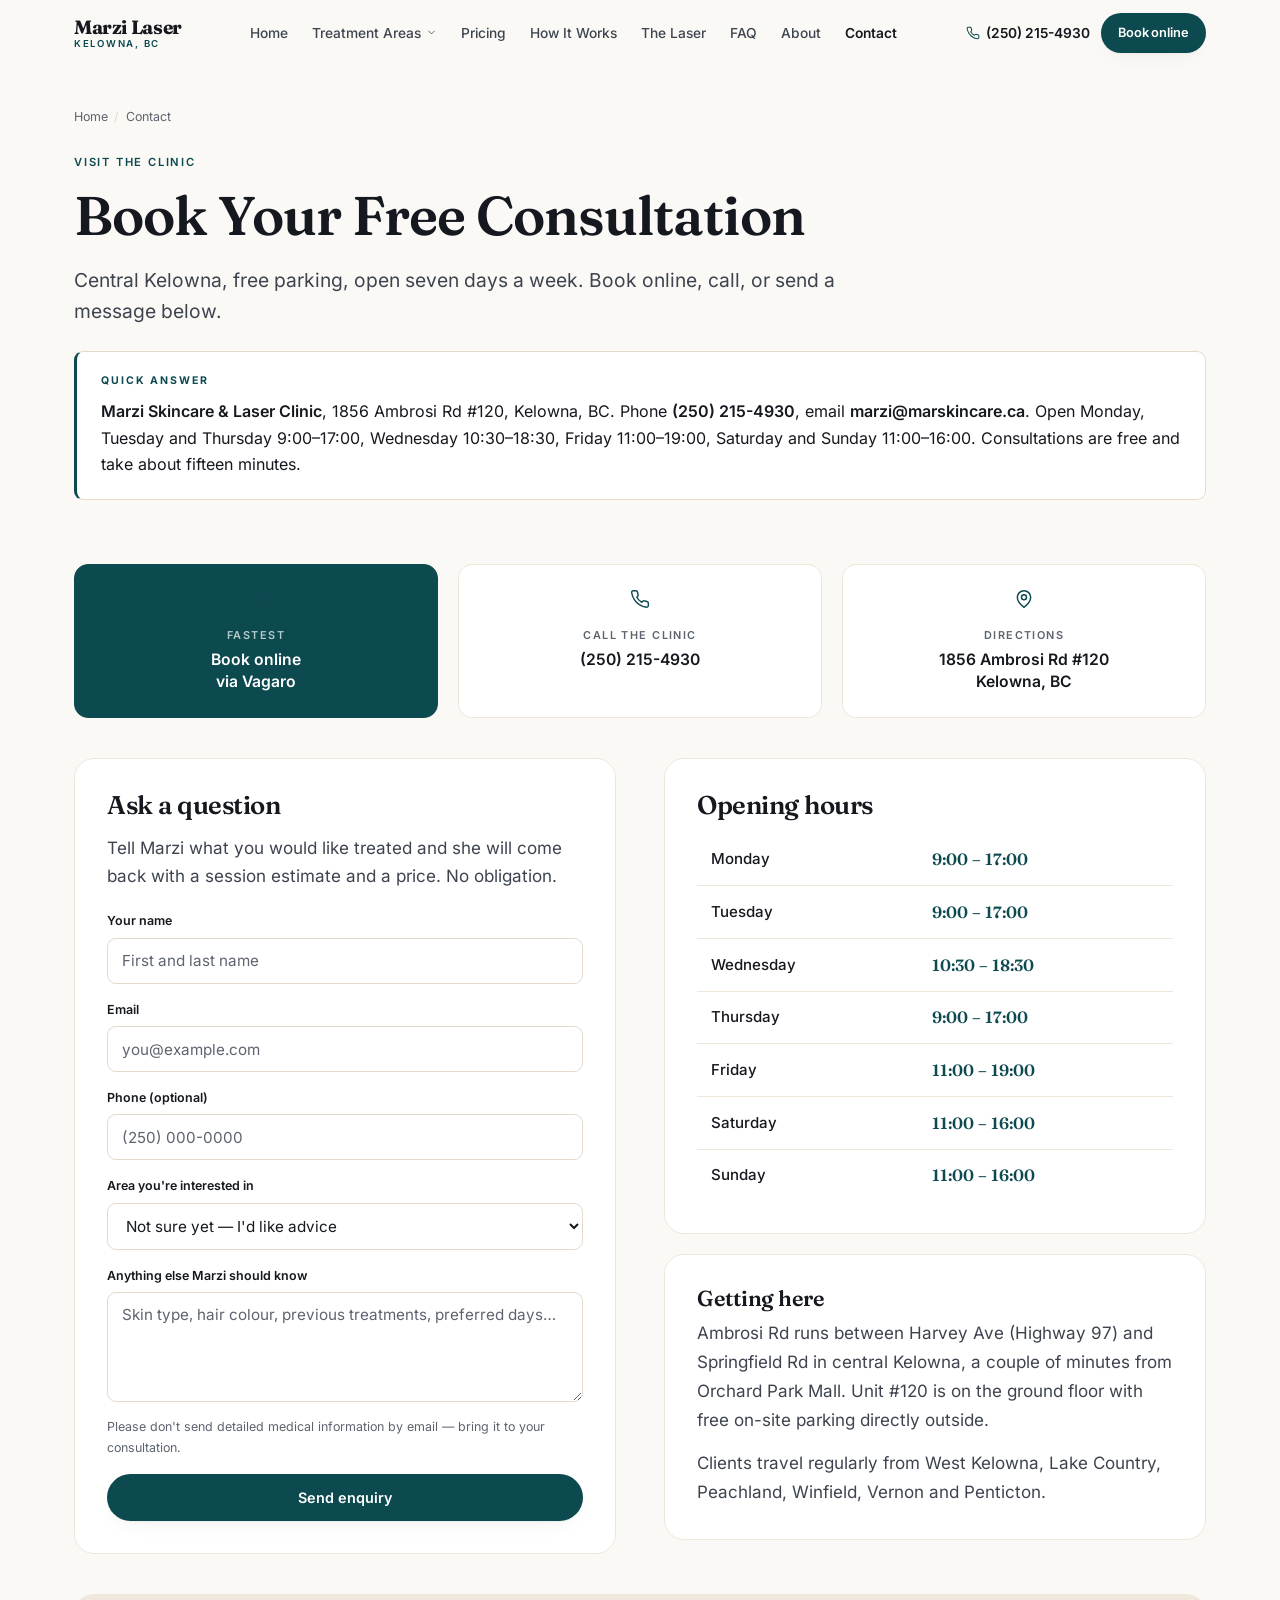
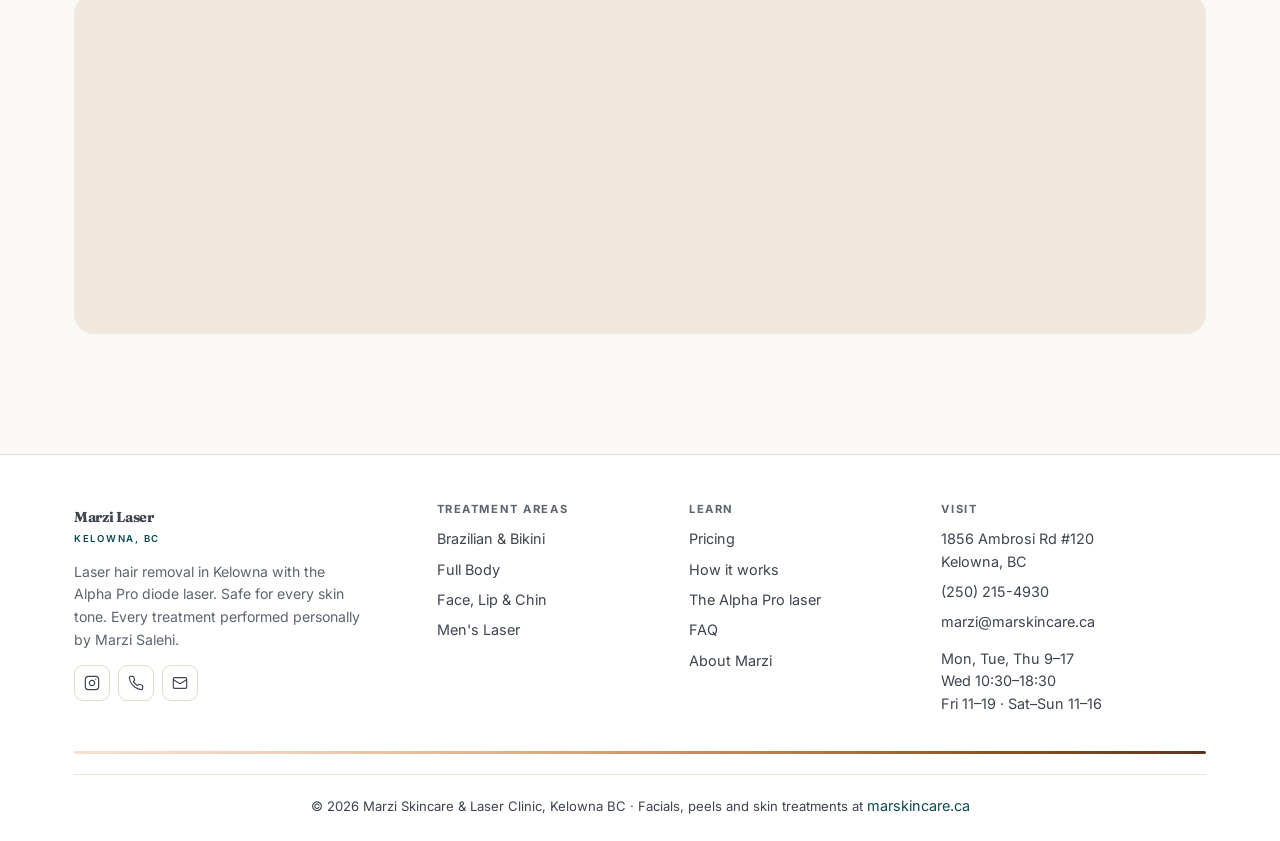
<file: contact.html>
<!DOCTYPE html>
<html lang="en-CA">
<head>
<meta charset="utf-8">
<meta name="viewport" content="width=device-width,initial-scale=1">
<title>Contact &amp; Book | Laser Hair Removal Clinic Kelowna</title>
<meta name="description" content="Book laser hair removal in Kelowna. Marzi Skincare & Laser Clinic, 1856 Ambrosi Rd #120. Call (250) 215-4930. Free consultation, open seven days.">
<link rel="canonical" href="https://lagom.bond/contact">
<meta name="robots" content="index,follow,max-image-preview:large,max-snippet:-1,max-video-preview:-1">
<meta name="theme-color" content="#FBF9F5">
<meta name="geo.region" content="CA-BC">
<meta name="geo.placename" content="Kelowna, British Columbia">
<meta name="geo.position" content="49.8809093;-119.4501528">
<meta name="ICBM" content="49.8809093, -119.4501528">
<meta property="og:type" content="website">
<meta property="og:locale" content="en_CA">
<meta property="og:site_name" content="Marzi Laser Kelowna">
<meta property="og:title" content="Contact &amp; Book | Laser Hair Removal Clinic Kelowna">
<meta property="og:description" content="Book laser hair removal in Kelowna. Marzi Skincare & Laser Clinic, 1856 Ambrosi Rd #120. Call (250) 215-4930. Free consultation, open seven days.">
<meta property="og:url" content="https://lagom.bond/contact">
<meta property="og:image" content="https://marskincare.ca/wp-content/uploads/2026/03/Natural-beauty-with-Monstera-leaf.png.webp">
<meta name="twitter:card" content="summary_large_image">
<meta name="twitter:title" content="Contact &amp; Book | Laser Hair Removal Clinic Kelowna">
<meta name="twitter:description" content="Book laser hair removal in Kelowna. Marzi Skincare & Laser Clinic, 1856 Ambrosi Rd #120. Call (250) 215-4930. Free consultation, open seven days.">
<meta name="twitter:image" content="https://marskincare.ca/wp-content/uploads/2026/03/Natural-beauty-with-Monstera-leaf.png.webp">
<link rel="preconnect" href="https://marskincare.ca" crossorigin>
<link rel="preload" href="/assets/fonts/inter.woff2" as="font" type="font/woff2" crossorigin>
<link rel="preload" href="/assets/fonts/fraunces.woff2" as="font" type="font/woff2" crossorigin>
<link rel="icon" href="/assets/img/favicon.svg" type="image/svg+xml">
<style>/* ==========================================================================
   Marzi Laser — Kelowna
   Direction: warm clinical. Light, photographic, medically credible.
   Signature: the Fitzpatrick spectrum — the clinic's actual differentiator
   (it treats all six skin types) used as the brand's structural device.
   ========================================================================== */

@font-face{font-family:'Fraunces';font-style:normal;font-display:swap;font-weight:300 900;
  src:url(/assets/fonts/fraunces.woff2) format('woff2');
  unicode-range:U+0000-00FF,U+0131,U+0152-0153,U+02BB-02BC,U+02C6,U+02DA,U+02DC,U+2000-206F,U+2074,U+20AC,U+2122,U+2191,U+2193,U+2212,U+2215,U+FEFF,U+FFFD}
@font-face{font-family:'InterVar';font-style:normal;font-display:swap;font-weight:100 900;
  src:url(/assets/fonts/inter.woff2) format('woff2');
  unicode-range:U+0000-00FF,U+0131,U+0152-0153,U+02BB-02BC,U+02C6,U+02DA,U+02DC,U+2000-206F,U+2074,U+20AC,U+2122,U+2191,U+2193,U+2212,U+2215,U+FEFF,U+FFFD}

:root{
  --bone:#FBF9F5;
  --bone-2:#F5F1E9;
  --sand:#F0E8DC;
  --white:#FFFFFF;

  --ink:#15181E;
  --ink-2:#3D444F;
  --ink-3:#5D646F;

  --petrol:#0D4A50;
  --petrol-deep:#063337;
  --petrol-tint:#E4EEEC;

  --line:#E4DACC;
  --line-soft:#EFE7DA;

  /* Fitzpatrick spectrum — the signature palette, taken from the scale itself */
  --fp1:#F7E0D0; --fp2:#EFCEB4; --fp3:#DBAE87;
  --fp4:#BC8354; --fp5:#8D5524; --fp6:#5A3620;

  --serif:'Fraunces',ui-serif,Georgia,serif;
  --sans:'InterVar',-apple-system,BlinkMacSystemFont,'Segoe UI',Roboto,sans-serif;
  --ease:cubic-bezier(.22,1,.36,1);
  --r-lg:20px; --r-md:14px; --r-sm:9px;
  --maxw:1180px;
  --shadow:0 1px 2px rgba(21,24,30,.04),0 8px 24px -12px rgba(21,24,30,.10);
  --shadow-lift:0 2px 4px rgba(21,24,30,.05),0 18px 40px -18px rgba(21,24,30,.18);
}

*{margin:0;padding:0;box-sizing:border-box}
html{scroll-behavior:smooth;scroll-padding-top:5.5rem;-webkit-text-size-adjust:100%}
body{font-family:var(--sans);background:var(--bone);color:var(--ink);line-height:1.6;
  -webkit-font-smoothing:antialiased;overflow-x:hidden;font-size:17px}
::selection{background:var(--petrol);color:#fff}
img{max-width:100%;display:block}

/* Type */
h1,h2,h3,h4,.serif{font-family:var(--serif);font-weight:600;letter-spacing:-.018em;line-height:1.1;color:var(--ink)}
h1{font-size:clamp(2.5rem,5.2vw,4.25rem);margin-bottom:1.25rem}
h2{font-size:clamp(1.95rem,3.6vw,3rem);margin-bottom:.9rem}
h3{font-size:1.35rem;margin-bottom:.5rem;letter-spacing:-.012em}
h4{font-size:1.05rem;margin-bottom:.4rem}
p{color:var(--ink-2);line-height:1.7}
p+p{margin-top:.9rem}
strong{font-weight:600;color:var(--ink)}
a{color:inherit;text-decoration:none;transition:color .25s var(--ease)}

.eyebrow{display:inline-flex;align-items:center;gap:.5rem;font-size:.7rem;font-weight:600;
  letter-spacing:.16em;text-transform:uppercase;color:var(--petrol);margin-bottom:.85rem}
.lede{font-size:1.2rem;color:var(--ink-2);line-height:1.6;font-weight:400}
.muted{color:var(--ink-3);font-size:.88rem;line-height:1.6}

.prose p,.prose li{color:var(--ink-2)}
.prose h2{margin-top:2.75rem}
.prose h3{margin-top:1.9rem;color:var(--petrol);font-size:1.2rem}
.prose h2:first-child,.prose h3:first-child{margin-top:0}
.prose ul,.prose ol{padding-left:1.15rem;margin:.9rem 0}
.prose li{margin-bottom:.5rem;line-height:1.65}
.prose li::marker{color:var(--petrol)}
.prose a{color:var(--petrol);text-decoration:underline;text-decoration-thickness:1px;text-underline-offset:3px;font-weight:500}
.prose a:hover{color:var(--petrol-deep)}

/* Layout */
.container{max-width:var(--maxw);margin:0 auto;padding:0 1.5rem}
.narrow{max-width:760px}
section{padding:4.5rem 0}
section.tight{padding:2.5rem 0}
.sec-head{max-width:640px;margin-bottom:2.75rem}
.sec-head.center{margin-left:auto;margin-right:auto;text-align:center}
.grid-2{display:grid;grid-template-columns:1fr 1fr;gap:3rem;align-items:start}
.grid-2.center{align-items:center}
.grid-3{display:grid;grid-template-columns:repeat(3,1fr);gap:1.25rem}
.grid-4{display:grid;grid-template-columns:repeat(4,1fr);gap:1rem}
.mt-1{margin-top:1rem}.mt-2{margin-top:1.75rem}.mt-3{margin-top:2.75rem}
.text-center{text-align:center}

/* SIGNATURE: Fitzpatrick spectrum rule */
.spectrum{height:3px;width:100%;border-radius:2px;border:0;
  background:linear-gradient(90deg,var(--fp1) 0%,var(--fp2) 20%,var(--fp3) 40%,var(--fp4) 60%,var(--fp5) 80%,var(--fp6) 100%)}
.spectrum-label{display:flex;align-items:center;gap:.85rem;margin:2.5rem 0;
  font-size:.68rem;letter-spacing:.16em;text-transform:uppercase;color:var(--ink-3);font-weight:600}
.spectrum-label .spectrum{flex:1}

/* Buttons */
.btn{display:inline-flex;align-items:center;justify-content:center;gap:.55rem;
  padding:.85rem 1.5rem;border-radius:100px;font-size:.9rem;font-weight:600;
  font-family:var(--sans);cursor:pointer;border:1px solid transparent;
  transition:background .25s var(--ease),color .25s var(--ease),border-color .25s var(--ease),transform .25s var(--ease),box-shadow .25s var(--ease);
  min-height:46px;letter-spacing:-.005em;white-space:nowrap}
.btn svg{width:16px;height:16px;flex-shrink:0}
.btn-primary{background:var(--petrol);color:#fff;box-shadow:var(--shadow)}
.btn-primary:hover{background:var(--petrol-deep);transform:translateY(-1px);box-shadow:var(--shadow-lift)}
.btn-ghost{background:transparent;color:var(--ink);border-color:var(--line)}
.btn-ghost:hover{border-color:var(--petrol);color:var(--petrol);background:var(--petrol-tint)}
.btn-light{background:var(--white);color:var(--petrol);box-shadow:var(--shadow)}
.btn-light:hover{transform:translateY(-1px);box-shadow:var(--shadow-lift)}
.btn-sm{padding:.55rem 1rem;font-size:.8rem;min-height:38px}
.btn-block{width:100%}

/* Cards */
.card{background:var(--white);border:1px solid var(--line-soft);border-radius:var(--r-lg);
  padding:1.75rem;transition:border-color .3s var(--ease),box-shadow .3s var(--ease),transform .3s var(--ease);
  display:flex;flex-direction:column;height:100%}
a.card:hover{border-color:var(--petrol);box-shadow:var(--shadow-lift);transform:translateY(-2px)}
.card h3{margin-bottom:.4rem}
.card p{font-size:.95rem;line-height:1.6}
.card-foot{margin-top:auto;padding-top:1.1rem;border-top:1px solid var(--line-soft);
  display:flex;justify-content:space-between;align-items:center;gap:.75rem;flex-wrap:wrap}
.card-meta{font-size:.82rem;color:var(--ink-3);font-weight:500}
.card-go{font-size:.82rem;font-weight:600;color:var(--petrol);display:inline-flex;align-items:center;gap:.35rem}
.card-go svg{width:13px;height:13px;transition:transform .25s var(--ease)}
a.card:hover .card-go svg{transform:translateX(3px)}
.card-icon{width:38px;height:38px;border-radius:10px;background:var(--petrol-tint);
  display:flex;align-items:center;justify-content:center;color:var(--petrol);margin-bottom:.9rem}
.card-icon svg{width:18px;height:18px}
.panel{background:var(--white);border:1px solid var(--line-soft);border-radius:var(--r-lg);padding:2rem}
.panel-sand{background:var(--sand);border-color:var(--line)}
.sticky-col{position:sticky;top:5.5rem}

/* Skip / focus */
.skip{position:absolute;left:1rem;top:-60px;z-index:999;background:var(--petrol);color:#fff;
  padding:.7rem 1.1rem;border-radius:0 0 10px 10px;font-size:.85rem;font-weight:600;transition:top .25s var(--ease)}
.skip:focus{top:0}
:focus-visible{outline:2px solid var(--petrol);outline-offset:3px;border-radius:4px}

/* Nav */
.nav{position:sticky;top:0;z-index:100;background:rgba(251,249,245,.88);
  backdrop-filter:saturate(180%) blur(14px);-webkit-backdrop-filter:saturate(180%) blur(14px);
  border-bottom:1px solid transparent;transition:border-color .3s var(--ease)}
.nav.stuck{border-bottom-color:var(--line)}
.nav-in{display:flex;align-items:center;justify-content:space-between;gap:1rem;height:66px}
.brand{font-family:var(--serif);font-size:1.2rem;font-weight:700;letter-spacing:-.02em;line-height:1.05;color:var(--ink);white-space:nowrap}
.brand em{display:block;font-size:.6rem;font-family:var(--sans);font-style:normal;font-weight:600;
  letter-spacing:.18em;text-transform:uppercase;color:var(--petrol);margin-top:2px}
.nav-links{display:flex;align-items:center;gap:1.5rem}
.nav-links>a,.drop>button{font-size:.86rem;font-weight:500;color:var(--ink-2);background:none;border:0;
  font-family:var(--sans);cursor:pointer;display:inline-flex;align-items:center;gap:.3rem;padding:.4rem 0}
.nav-links>a:hover,.drop>button:hover{color:var(--petrol)}
.nav-links>a[aria-current=page]{color:var(--ink);font-weight:600}
.drop{position:relative}
.drop svg{width:11px;height:11px;transition:transform .25s var(--ease)}
.drop:hover svg,.drop:focus-within svg{transform:rotate(180deg)}
.drop-menu{position:absolute;top:calc(100% + 6px);left:50%;transform:translateX(-50%) translateY(6px);
  background:var(--white);border:1px solid var(--line);border-radius:var(--r-md);
  box-shadow:var(--shadow-lift);padding:.4rem;min-width:260px;
  opacity:0;visibility:hidden;transition:all .25s var(--ease)}
.drop:hover .drop-menu,.drop:focus-within .drop-menu{opacity:1;visibility:visible;transform:translateX(-50%) translateY(0)}
.drop-menu a{display:block;padding:.6rem .75rem;border-radius:9px;font-size:.88rem;color:var(--ink-2);font-weight:500}
.drop-menu a:hover{background:var(--petrol-tint);color:var(--petrol)}
.nav-right{display:flex;align-items:center;gap:.65rem}
.nav-tel{font-size:.86rem;font-weight:600;color:var(--ink);white-space:nowrap;display:inline-flex;align-items:center;gap:.4rem}
.nav-tel svg{width:14px;height:14px;color:var(--petrol)}
.burger{display:none;width:42px;height:42px;border-radius:10px;border:1px solid var(--line);
  background:var(--white);cursor:pointer;align-items:center;justify-content:center;color:var(--ink)}
.burger svg{width:18px;height:18px}
.sheet{display:none;position:fixed;inset:0;z-index:99;background:var(--bone);padding:5.5rem 1.5rem 2rem;overflow-y:auto}
.sheet.open{display:block}
.sheet a{display:block;padding:.95rem .25rem;font-size:1.05rem;font-weight:500;
  color:var(--ink);border-bottom:1px solid var(--line-soft);font-family:var(--serif)}
.sheet .btn{margin-top:1.5rem;border-bottom:0}

/* Hero */
.hero{padding:3.5rem 0 3rem}
.hero-grid{display:grid;grid-template-columns:1.02fr .98fr;gap:3.5rem;align-items:center}
.pill{display:inline-flex;align-items:center;gap:.45rem;padding:.4rem .85rem;border-radius:100px;
  background:var(--petrol-tint);color:var(--petrol);font-size:.74rem;font-weight:600;
  letter-spacing:.04em;margin-bottom:1.1rem}
.pill svg{width:13px;height:13px}
.hero p.lede{max-width:34em}
.hero-cta{display:flex;gap:.75rem;flex-wrap:wrap;margin:1.75rem 0 1.5rem}
.hero-tags{display:flex;flex-wrap:wrap;gap:.5rem}
.tag{display:inline-flex;align-items:center;gap:.35rem;padding:.4rem .8rem;border-radius:100px;
  background:var(--white);border:1px solid var(--line);font-size:.78rem;color:var(--ink-2);font-weight:500}
.tag svg{width:12px;height:12px;color:var(--petrol)}
.hero-media{position:relative;border-radius:var(--r-lg);overflow:hidden;background:var(--sand);
  box-shadow:var(--shadow-lift);aspect-ratio:4/5}
.hero-media img{width:100%;height:100%;object-fit:cover;object-position:center 22%}
.hero-badge{position:absolute;left:1rem;right:1rem;bottom:1rem;background:rgba(255,255,255,.94);
  backdrop-filter:blur(8px);border-radius:var(--r-md);padding:.85rem 1rem;
  display:flex;align-items:center;justify-content:space-between;gap:1rem}
.hero-badge b{font-family:var(--serif);font-size:1rem;font-weight:600;display:block;line-height:1.2}
.hero-badge span{font-size:.74rem;color:var(--ink-3)}

.phero{padding:2.5rem 0 2rem}
.phero h1{font-size:clamp(2.1rem,4.4vw,3.4rem)}
.phero .lede{max-width:44em}

/* Stats */
.stats{display:grid;grid-template-columns:repeat(4,1fr);gap:1rem}
.stat{text-align:center;padding:1.25rem .75rem;background:var(--white);border:1px solid var(--line-soft);border-radius:var(--r-md)}
.stat b{display:block;font-family:var(--serif);font-size:2rem;font-weight:600;color:var(--petrol);line-height:1}
.stat span{display:block;font-size:.72rem;text-transform:uppercase;letter-spacing:.1em;color:var(--ink-3);margin-top:.4rem;font-weight:600}

/* Answer block (AEO) */
.answer{background:var(--white);border:1px solid var(--line);border-left:3px solid var(--petrol);
  border-radius:var(--r-sm);padding:1.35rem 1.5rem;margin:1.5rem 0}
.answer .lbl{display:block;font-size:.66rem;letter-spacing:.18em;text-transform:uppercase;
  color:var(--petrol);font-weight:700;margin-bottom:.5rem}
.answer p{color:var(--ink);font-size:1rem;line-height:1.65}

/* Breadcrumbs */
.crumbs{font-size:.78rem;color:var(--ink-3);margin-bottom:1.25rem}
.crumbs ol{list-style:none;display:flex;flex-wrap:wrap;gap:.4rem;align-items:center}
.crumbs a:hover{color:var(--petrol)}
.crumbs li+li::before{content:'/';margin-right:.4rem;color:var(--line)}

/* Steps */
.steps{display:flex;flex-direction:column;gap:.75rem}
.step{display:flex;gap:1.1rem;padding:1.35rem;background:var(--white);
  border:1px solid var(--line-soft);border-radius:var(--r-md);align-items:flex-start}
.step-n{font-family:var(--serif);font-size:1.3rem;font-weight:600;color:var(--petrol);
  min-width:1.9rem;line-height:1.2;font-variant-numeric:tabular-nums}
.step h3{font-size:1.08rem;margin-bottom:.25rem}
.step p{font-size:.94rem;margin:0;line-height:1.6}

/* Tables */
.tw{overflow-x:auto;-webkit-overflow-scrolling:touch;border-radius:var(--r-md)}
table.t{width:100%;border-collapse:collapse;min-width:460px;font-size:.94rem}
table.t caption{text-align:left;padding:0 0 .85rem;color:var(--ink-3);font-size:.84rem}
table.t th,table.t td{padding:.8rem .9rem;text-align:left;border-bottom:1px solid var(--line-soft)}
table.t thead th{font-size:.68rem;text-transform:uppercase;letter-spacing:.12em;color:var(--ink-3);
  font-weight:700;border-bottom:1px solid var(--line)}
table.t td{color:var(--ink-2)}
table.t td:first-child{color:var(--ink);font-weight:500}
table.t td.n{font-family:var(--serif);font-size:1.02rem;font-weight:600;color:var(--petrol);white-space:nowrap}
table.t tbody tr:last-child td{border-bottom:0}
table.t tbody tr:hover{background:var(--bone-2)}

/* FAQ */
.faq{background:var(--white);border:1px solid var(--line-soft);border-radius:var(--r-lg);padding:.5rem 1.5rem}
.fq{border-bottom:1px solid var(--line-soft)}
.fq:last-child{border-bottom:0}
.fq-q{width:100%;text-align:left;background:none;border:0;cursor:pointer;padding:1.15rem 2.5rem 1.15rem 0;
  font-family:var(--serif);font-size:1.1rem;font-weight:600;color:var(--ink);position:relative;line-height:1.3}
.fq-q:hover{color:var(--petrol)}
.fq-q::after{content:'';position:absolute;right:.5rem;top:50%;width:11px;height:11px;
  border-right:2px solid var(--petrol);border-bottom:2px solid var(--petrol);
  transform:translateY(-70%) rotate(45deg);transition:transform .3s var(--ease)}
.fq-q[aria-expanded=true]::after{transform:translateY(-30%) rotate(225deg)}
.fq-a{max-height:0;overflow:hidden;transition:max-height .4s var(--ease)}
.fq-a>div{padding:0 2.5rem 1.35rem 0}
.fq-a p{font-size:.96rem;line-height:1.68}
.fq-a a{color:var(--petrol);text-decoration:underline;text-underline-offset:3px;font-weight:500}

/* Skin type selector (signature interactive) */
.fp-grid{display:grid;grid-template-columns:repeat(6,1fr);gap:.4rem;margin:1.1rem 0}
.fp{border:1px solid var(--line);border-radius:var(--r-sm);background:var(--white);cursor:pointer;
  padding:.45rem .3rem;text-align:center;font-size:.66rem;font-weight:700;color:var(--ink-3);
  font-family:var(--sans);letter-spacing:.06em;transition:all .25s var(--ease)}
.fp i{display:block;height:34px;border-radius:6px;margin-bottom:.4rem;font-style:normal}
.fp:hover{border-color:var(--petrol);color:var(--petrol)}
.fp[aria-selected=true]{border-color:var(--petrol);border-width:2px;color:var(--petrol);background:var(--petrol-tint)}
.fp-out{background:var(--bone-2);border:1px solid var(--line-soft);border-radius:var(--r-md);
  padding:1rem 1.1rem;min-height:96px}
.fp-out b{font-family:var(--serif);font-size:1.05rem;display:block;margin-bottom:.2rem;color:var(--ink)}
.fp-out p{font-size:.9rem;margin:0;line-height:1.6}

/* Checks */
.checks{list-style:none;display:flex;flex-direction:column;gap:.65rem}
.checks li{display:flex;gap:.7rem;align-items:flex-start;color:var(--ink-2);font-size:.96rem;line-height:1.6}
.checks svg{width:15px;height:15px;color:var(--petrol);flex-shrink:0;margin-top:.25rem}

/* CTA band */
.band{background:var(--petrol);color:#fff;border-radius:var(--r-lg);padding:2.75rem 2rem;text-align:center}
.band h2{color:#fff;margin-bottom:.6rem}
.band p{color:rgba(255,255,255,.82);max-width:44em;margin:0 auto 1.5rem}
.band .eyebrow{color:rgba(255,255,255,.7)}
.band-cta{display:flex;gap:.75rem;justify-content:center;flex-wrap:wrap}

/* Contact tiles */
.tile{background:var(--white);border:1px solid var(--line-soft);border-radius:var(--r-md);
  padding:1.5rem 1.25rem;text-align:center;transition:all .3s var(--ease);display:block}
a.tile:hover{border-color:var(--petrol);box-shadow:var(--shadow-lift);transform:translateY(-2px)}
.tile svg{width:20px;height:20px;color:var(--petrol);margin:0 auto .6rem}
.tile .lbl{font-size:.68rem;text-transform:uppercase;letter-spacing:.13em;color:var(--ink-3);font-weight:600;margin-bottom:.3rem}
.tile b{font-size:.98rem;font-weight:600;line-height:1.4;display:block}

.map{border:0;width:100%;height:340px;border-radius:var(--r-lg);display:block;background:var(--sand)}

/* Forms */
.fld{margin-bottom:1rem}
.fld label{display:block;font-size:.78rem;font-weight:600;color:var(--ink);margin-bottom:.4rem}
.fld input,.fld select,.fld textarea{width:100%;background:var(--white);border:1px solid var(--line);color:var(--ink);
  padding:.75rem .9rem;font-size:.95rem;border-radius:var(--r-sm);font-family:var(--sans);
  outline:none;transition:border-color .2s var(--ease),box-shadow .2s var(--ease);min-height:46px}
.fld textarea{resize:vertical;min-height:110px}
.fld input:focus,.fld select:focus,.fld textarea:focus{border-color:var(--petrol);box-shadow:0 0 0 3px var(--petrol-tint)}
.fld input::placeholder,.fld textarea::placeholder{color:var(--ink-3)}
.hint{font-size:.78rem;color:var(--ink-3);margin-top:.35rem}

/* Footer */
.foot{background:var(--white);border-top:1px solid var(--line);padding:3rem 0 1.5rem;margin-top:3rem}
.foot-grid{display:grid;grid-template-columns:1.5fr 1fr 1fr 1.2fr;gap:2rem;margin-bottom:2.25rem}
.foot h3{font-family:var(--sans);font-size:.7rem;text-transform:uppercase;letter-spacing:.14em;
  color:var(--ink-3);margin-bottom:.85rem;font-weight:700}
.foot ul{list-style:none;display:flex;flex-direction:column;gap:.5rem}
.foot a,.foot li{font-size:.9rem;color:var(--ink-2);line-height:1.55}
.foot a:hover{color:var(--petrol)}
.foot-social{display:flex;gap:.5rem;margin-top:.9rem}
.foot-social a{width:36px;height:36px;border-radius:9px;border:1px solid var(--line);
  display:flex;align-items:center;justify-content:center;color:var(--ink-2)}
.foot-social a:hover{border-color:var(--petrol);color:var(--petrol)}
.foot-social svg{width:16px;height:16px}
.foot-bot{border-top:1px solid var(--line-soft);padding-top:1.25rem;font-size:.82rem;color:var(--ink-3);text-align:center}
.foot-bot a{color:var(--petrol)}

/* Sticky mobile bar */
.bar{display:none;position:fixed;bottom:0;left:0;right:0;z-index:95;background:rgba(255,255,255,.96);
  backdrop-filter:blur(12px);border-top:1px solid var(--line);padding:.6rem .75rem;gap:.5rem;
  padding-bottom:calc(.6rem + env(safe-area-inset-bottom))}
.bar .btn{flex:1;font-size:.82rem;padding:.7rem .5rem}

/* Reveal */
.rv{opacity:0;transform:translateY(18px);transition:opacity .7s var(--ease),transform .7s var(--ease)}
.rv.on{opacity:1;transform:none}
.d1{transition-delay:.08s}.d2{transition-delay:.16s}.d3{transition-delay:.24s}

.sr{position:absolute;width:1px;height:1px;padding:0;margin:-1px;overflow:hidden;clip:rect(0,0,0,0);white-space:nowrap;border:0}

/* Responsive */
@media(max-width:1000px){
  .nav-links{gap:1.1rem}.nav-links>a,.drop>button{font-size:.8rem}
  .foot-grid{grid-template-columns:1fr 1fr}
}
@media(max-width:880px){
  .nav-links,.nav-tel{display:none}
  .burger{display:flex}
  .hero-grid,.grid-2{grid-template-columns:1fr;gap:2rem}
  .grid-3{grid-template-columns:1fr}
  .grid-4,.stats{grid-template-columns:1fr 1fr}
  .hero{padding:2rem 0}
  .hero-media{aspect-ratio:3/2}
  section{padding:3rem 0}
  .bar{display:flex}
  body{padding-bottom:66px}
  .sticky-col{position:static}
}
@media(max-width:560px){
  body{font-size:16px}
  .foot-grid{grid-template-columns:1fr;gap:1.5rem}
  .fp-grid{grid-template-columns:repeat(3,1fr)}
  .hero-cta{flex-direction:column}
  .hero-cta .btn{width:100%}
  .band{padding:2rem 1.25rem}
  .faq{padding:.25rem 1.1rem}
  .panel{padding:1.35rem}
}
@media(prefers-reduced-motion:reduce){
  *,*::before,*::after{animation-duration:.01ms!important;transition-duration:.01ms!important;scroll-behavior:auto!important}
  .rv{opacity:1;transform:none}
}
@media print{
  .nav,.bar,.sheet,.band{display:none!important}
  body{background:#fff;font-size:11pt}
  .card,.panel,.faq{border:1px solid #ccc;box-shadow:none;break-inside:avoid}
  .fq-a{max-height:none!important}
}
</style>
<script type="application/ld+json">{"@context":"https://schema.org","@type":"ContactPage","url":"https://lagom.bond/contact","mainEntity":{"@type":["MedicalBusiness","HealthAndBeautyBusiness","LocalBusiness"],"@id":"https://lagom.bond/#clinic","name":"Marzi Skincare & Laser Clinic","alternateName":"Marzi Laser Kelowna","description":"Laser hair removal clinic in Kelowna, BC using the Alpha Pro 808 nm diode laser. Safe for Fitzpatrick skin types I\u2013VI. Every treatment performed personally by Marzi Salehi, a certified medical aesthetician with 22+ years of experience.","url":"https://lagom.bond/","telephone":"+1-250-215-4930","email":"marzi@marskincare.ca","image":"https://marskincare.ca/wp-content/uploads/2026/03/Natural-beauty-with-Monstera-leaf.png.webp","priceRange":"$$","currenciesAccepted":"CAD","paymentAccepted":"Cash, Debit, Credit Card","address":{"@type":"PostalAddress","streetAddress":"1856 Ambrosi Rd #120","addressLocality":"Kelowna","addressRegion":"BC","addressCountry":"CA"},"geo":{"@type":"GeoCoordinates","latitude":49.8809093,"longitude":-119.4501528},"hasMap":"https://www.google.com/maps/search/?api=1&query=49.8809093,-119.4501528","areaServed":[{"@type":"City","name":"Kelowna"},{"@type":"City","name":"West Kelowna"},{"@type":"City","name":"Lake Country"},{"@type":"City","name":"Peachland"},{"@type":"City","name":"Vernon"},{"@type":"City","name":"Penticton"}],"openingHoursSpecification":[{"@type":"OpeningHoursSpecification","dayOfWeek":["Monday","Tuesday","Thursday"],"opens":"09:00","closes":"17:00"},{"@type":"OpeningHoursSpecification","dayOfWeek":"Wednesday","opens":"10:30","closes":"18:30"},{"@type":"OpeningHoursSpecification","dayOfWeek":"Friday","opens":"11:00","closes":"19:00"},{"@type":"OpeningHoursSpecification","dayOfWeek":["Saturday","Sunday"],"opens":"11:00","closes":"16:00"}],"sameAs":["https://www.instagram.com/marzi_skincare_laser_clinic/","https://marskincare.ca/"],"founder":{"@id":"https://lagom.bond/about#marzi"},"employee":{"@id":"https://lagom.bond/about#marzi"},"potentialAction":{"@type":"ReserveAction","target":{"@type":"EntryPoint","urlTemplate":"https://www.vagaro.com/marziskincarecorp1","actionPlatform":["https://schema.org/DesktopWebPlatform","https://schema.org/MobileWebPlatform"]}},"makesOffer":[{"@type":"Offer","priceCurrency":"CAD","price":"80","itemOffered":{"@type":"Service","name":"Upper lip laser hair removal"}},{"@type":"Offer","priceCurrency":"CAD","price":"95","itemOffered":{"@type":"Service","name":"Underarm laser hair removal"}},{"@type":"Offer","priceCurrency":"CAD","price":"180","itemOffered":{"@type":"Service","name":"Brazilian laser hair removal"}},{"@type":"Offer","priceCurrency":"CAD","price":"290","itemOffered":{"@type":"Service","name":"Full leg laser hair removal"}}]}}</script>
</head>
<body>
<a href="#main" class="skip">Skip to content</a>
<svg xmlns="http://www.w3.org/2000/svg" style="display:none" aria-hidden="true"><symbol id="i-phone" viewBox="0 0 24 24" fill="none" stroke="currentColor" stroke-width="1.75" stroke-linecap="round" stroke-linejoin="round"><path d="M22 16.9v3a2 2 0 0 1-2.2 2 19.8 19.8 0 0 1-8.6-3.1 19.5 19.5 0 0 1-6-6A19.8 19.8 0 0 1 2 4.2 2 2 0 0 1 4 2h3a2 2 0 0 1 2 1.7c.1 1 .4 1.9.7 2.8a2 2 0 0 1-.5 2.1L8.1 9.9a16 16 0 0 0 6 6l1.3-1.1a2 2 0 0 1 2.1-.5c.9.3 1.8.6 2.8.7a2 2 0 0 1 1.7 2z"/></symbol><symbol id="i-menu" viewBox="0 0 24 24" fill="none" stroke="currentColor" stroke-width="1.75" stroke-linecap="round" stroke-linejoin="round"><path d="M3 6h18M3 12h18M3 18h18"/></symbol><symbol id="i-down" viewBox="0 0 24 24" fill="none" stroke="currentColor" stroke-width="1.75" stroke-linecap="round" stroke-linejoin="round"><path d="m6 9 6 6 6-6"/></symbol><symbol id="i-check" viewBox="0 0 24 24" fill="none" stroke="currentColor" stroke-width="1.75" stroke-linecap="round" stroke-linejoin="round"><path d="M20 6 9 17l-5-5"/></symbol><symbol id="i-right" viewBox="0 0 24 24" fill="none" stroke="currentColor" stroke-width="1.75" stroke-linecap="round" stroke-linejoin="round"><path d="M5 12h14M12 5l7 7-7 7"/></symbol><symbol id="i-ig" viewBox="0 0 24 24" fill="none" stroke="currentColor" stroke-width="1.75" stroke-linecap="round" stroke-linejoin="round"><rect x="2" y="2" width="20" height="20" rx="5"/><path d="M16 11.4A4 4 0 1 1 12.6 8 4 4 0 0 1 16 11.4z"/><path d="M17.5 6.5h.01"/></symbol><symbol id="i-mail" viewBox="0 0 24 24" fill="none" stroke="currentColor" stroke-width="1.75" stroke-linecap="round" stroke-linejoin="round"><rect x="2" y="4" width="20" height="16" rx="2"/><path d="m22 7-10 6L2 7"/></symbol><symbol id="i-pin" viewBox="0 0 24 24" fill="none" stroke="currentColor" stroke-width="1.75" stroke-linecap="round" stroke-linejoin="round"><path d="M20 10c0 6-8 12-8 12s-8-6-8-12a8 8 0 0 1 16 0z"/><circle cx="12" cy="10" r="3"/></symbol><symbol id="i-clock" viewBox="0 0 24 24" fill="none" stroke="currentColor" stroke-width="1.75" stroke-linecap="round" stroke-linejoin="round"><circle cx="12" cy="12" r="10"/><path d="M12 6v6l4 2"/></symbol><symbol id="i-cal" viewBox="0 0 24 24" fill="none" stroke="currentColor" stroke-width="1.75" stroke-linecap="round" stroke-linejoin="round"><rect x="3" y="4" width="18" height="18" rx="2"/><path d="M16 2v4M8 2v4M3 10h18"/></symbol><symbol id="i-shield" viewBox="0 0 24 24" fill="none" stroke="currentColor" stroke-width="1.75" stroke-linecap="round" stroke-linejoin="round"><path d="M12 22s8-4 8-10V5l-8-3-8 3v7c0 6 8 10 8 10z"/><path d="m9 12 2 2 4-4"/></symbol><symbol id="i-spark" viewBox="0 0 24 24" fill="none" stroke="currentColor" stroke-width="1.75" stroke-linecap="round" stroke-linejoin="round"><path d="M12 3v3M12 18v3M5.6 5.6l2.1 2.1M16.3 16.3l2.1 2.1M3 12h3M18 12h3M5.6 18.4l2.1-2.1M16.3 7.7l2.1-2.1"/><circle cx="12" cy="12" r="3"/></symbol><symbol id="i-user" viewBox="0 0 24 24" fill="none" stroke="currentColor" stroke-width="1.75" stroke-linecap="round" stroke-linejoin="round"><path d="M20 21v-2a4 4 0 0 0-4-4H8a4 4 0 0 0-4 4v2"/><circle cx="12" cy="7" r="4"/></symbol><symbol id="i-tag" viewBox="0 0 24 24" fill="none" stroke="currentColor" stroke-width="1.75" stroke-linecap="round" stroke-linejoin="round"><path d="M20.6 13.4 12 22l-9-9V3h10l7.6 7.6a2 2 0 0 1 0 2.8z"/><path d="M7 7h.01"/></symbol><symbol id="i-chat" viewBox="0 0 24 24" fill="none" stroke="currentColor" stroke-width="1.75" stroke-linecap="round" stroke-linejoin="round"><path d="M21 15a2 2 0 0 1-2 2H7l-4 4V5a2 2 0 0 1 2-2h14a2 2 0 0 1 2 2z"/></symbol><symbol id="i-leaf" viewBox="0 0 24 24" fill="none" stroke="currentColor" stroke-width="1.75" stroke-linecap="round" stroke-linejoin="round"><path d="M11 20A7 7 0 0 1 9.8 6.1C15.5 5 17 4.5 19 2c1 2 2 4.2 2 8 0 5.5-4.8 10-10 10z"/><path d="M2 21c0-3 1.9-5.7 4.5-7"/></symbol><symbol id="i-zap" viewBox="0 0 24 24" fill="none" stroke="currentColor" stroke-width="1.75" stroke-linecap="round" stroke-linejoin="round"><path d="M13 2 3 14h9l-1 8 10-12h-9l1-8z"/></symbol><symbol id="i-shirt" viewBox="0 0 24 24" fill="none" stroke="currentColor" stroke-width="1.75" stroke-linecap="round" stroke-linejoin="round"><path d="M20.4 6.5 16 4a4 4 0 0 1-8 0L3.6 6.5a1 1 0 0 0-.4 1.3l1.8 3.6a1 1 0 0 0 1.3.4l1.2-.6V20a1 1 0 0 0 1 1h7a1 1 0 0 0 1-1v-8.8l1.2.6a1 1 0 0 0 1.3-.4l1.8-3.6a1 1 0 0 0-.4-1.3z"/></symbol><symbol id="i-star" viewBox="0 0 24 24" fill="none" stroke="currentColor" stroke-width="1.75" stroke-linecap="round" stroke-linejoin="round"><path d="m12 2 3.1 6.3 6.9 1-5 4.9 1.2 6.8L12 17.8 5.8 21l1.2-6.8-5-4.9 6.9-1z"/></symbol></svg>
<nav class="nav" aria-label="Main">
<div class="container nav-in">
<a href="/" class="brand">Marzi Laser<em>Kelowna, BC</em></a>
<div class="nav-links"><a href="/">Home</a><div class="drop"><button type="button" aria-haspopup="true">Treatment Areas <svg aria-hidden="true"><use href="#i-down"/></svg></button><div class="drop-menu"><a href="/brazilian-bikini-laser-hair-removal-kelowna">Brazilian &amp; Bikini</a><a href="/full-body-laser-hair-removal-kelowna">Full Body</a><a href="/facial-laser-hair-removal-kelowna">Face, Lip &amp; Chin</a><a href="/mens-laser-hair-removal-kelowna">Men's Laser Hair Removal</a></div></div><a href="/pricing">Pricing</a><a href="/how-it-works">How It Works</a><a href="/alpha-pro-laser">The Laser</a><a href="/faq">FAQ</a><a href="/about">About</a><a href="/contact" aria-current="page">Contact</a></div>
<div class="nav-right">
<a href="tel:+12502154930" class="nav-tel"><svg aria-hidden="true"><use href="#i-phone"/></svg>(250) 215-4930</a>
<a href="https://www.vagaro.com/marziskincarecorp1" class="btn btn-primary btn-sm" rel="noopener" target="_blank">Book online</a>
<button class="burger" aria-label="Menu" aria-expanded="false" aria-controls="sheet"><svg aria-hidden="true"><use href="#i-menu"/></svg></button>
</div></div></nav>
<div class="sheet" id="sheet"><div class="container">
<a href="/">Home</a><a href="/brazilian-bikini-laser-hair-removal-kelowna">Brazilian &amp; Bikini</a><a href="/full-body-laser-hair-removal-kelowna">Full Body</a><a href="/facial-laser-hair-removal-kelowna">Face, Lip &amp; Chin</a><a href="/mens-laser-hair-removal-kelowna">Men's Laser Hair Removal</a><a href="/pricing">Pricing</a><a href="/how-it-works">How It Works</a><a href="/alpha-pro-laser">The Laser</a><a href="/faq">FAQ</a><a href="/about">About</a><a href="/contact">Contact</a>
<a href="https://www.vagaro.com/marziskincarecorp1" class="btn btn-primary btn-block" rel="noopener" target="_blank"><svg aria-hidden="true"><use href="#i-cal"/></svg> Book online</a>
<a href="tel:+12502154930" class="btn btn-ghost btn-block" style="margin-top:.6rem"><svg aria-hidden="true"><use href="#i-phone"/></svg> (250) 215-4930</a>
</div></div>
<main id="main"><header class="phero"><div class="container">
<nav class="crumbs" aria-label="Breadcrumb"><ol><li><a href="/">Home</a></li><li><span aria-current="page">Contact</span></li></ol></nav><script type="application/ld+json">{"@context":"https://schema.org","@type":"BreadcrumbList","itemListElement":[{"@type":"ListItem","position":1,"name":"Home","item":"https://lagom.bond/"},{"@type":"ListItem","position":2,"name":"Contact"}]}</script>
<div class="rv">
  <p class="eyebrow">Visit the clinic</p>
  <h1>Book Your Free Consultation</h1>
  <p class="lede">Central Kelowna, free parking, open seven days a week. Book online, call, or send a message below.</p>
  <div class="answer"><span class="lbl">Quick answer</span><p><strong>Marzi Skincare &amp; Laser Clinic</strong>, 1856 Ambrosi Rd&nbsp;#120, Kelowna, BC. Phone <strong>(250) 215-4930</strong>, email <strong>marzi@marskincare.ca</strong>. Open Monday, Tuesday and Thursday 9:00–17:00, Wednesday 10:30–18:30, Friday 11:00–19:00, Saturday and Sunday 11:00–16:00. Consultations are free and take about fifteen minutes.</p></div>
</div></div></header>
<section style="padding-top:.5rem"><div class="container">
  <div class="grid-3 rv">
    <a href="https://www.vagaro.com/marziskincarecorp1" class="tile" rel="noopener" target="_blank" style="background:var(--petrol);border-color:var(--petrol)">
      <span style="color:#fff;display:block"><svg aria-hidden="true"><use href="#i-cal"/></svg></span>
      <div class="lbl" style="color:rgba(255,255,255,.7)">Fastest</div>
      <b style="color:#fff">Book online<br>via Vagaro</b>
    </a>
    <a href="tel:+12502154930" class="tile"><svg aria-hidden="true"><use href="#i-phone"/></svg><div class="lbl">Call the clinic</div><b>(250) 215-4930</b></a>
    <a href="https://www.google.com/maps/search/?api=1&amp;query=49.8809093,-119.4501528" target="_blank" rel="noopener" class="tile">
      <svg aria-hidden="true"><use href="#i-pin"/></svg><div class="lbl">Directions</div><b>1856 Ambrosi Rd #120<br>Kelowna, BC</b></a>
  </div>

  <div class="grid-2" style="margin-top:2.5rem">
    <div class="panel rv">
      <h2 style="font-size:1.6rem">Ask a question</h2>
      <p>Tell Marzi what you would like treated and she will come back with a session estimate and a price.
      No obligation.</p>
      <!-- FormSubmit: confirm the one-time activation email sent to marzi@marskincare.ca before going live. -->
      <form action="https://formsubmit.co/marzi@marskincare.ca" method="POST" style="margin-top:1.25rem">
        <input type="hidden" name="_subject" value="New laser enquiry from the website">
        <input type="hidden" name="_captcha" value="true">
        <input type="hidden" name="_template" value="table">
        <input type="text" name="_honey" style="display:none" tabindex="-1" autocomplete="off" aria-hidden="true">
        <div class="fld"><label for="f-name">Your name</label>
          <input id="f-name" name="name" type="text" required autocomplete="name" placeholder="First and last name"></div>
        <div class="fld"><label for="f-email">Email</label>
          <input id="f-email" name="email" type="email" required autocomplete="email" placeholder="you@example.com"></div>
        <div class="fld"><label for="f-phone">Phone (optional)</label>
          <input id="f-phone" name="phone" type="tel" autocomplete="tel" placeholder="(250) 000-0000"></div>
        <div class="fld"><label for="f-area">Area you're interested in</label>
          <select id="f-area" name="area">
            <option>Not sure yet — I'd like advice</option>
            <option>Brazilian or bikini</option>
            <option>Underarms</option>
            <option>Legs</option>
            <option>Face — upper lip, chin or full face</option>
            <option>Back, chest or shoulders</option>
            <option>Full body</option>
          </select></div>
        <div class="fld"><label for="f-msg">Anything else Marzi should know</label>
          <textarea id="f-msg" name="message" placeholder="Skin type, hair colour, previous treatments, preferred days…"></textarea>
          <p class="hint">Please don't send detailed medical information by email — bring it to your consultation.</p></div>
        <button type="submit" class="btn btn-primary btn-block">Send enquiry</button>
      </form>
    </div>

    <div class="rv d1">
      <div class="panel">
        <h2 style="font-size:1.6rem">Opening hours</h2>
        <div class="tw"><table class="t"><tbody>
          <tr><td>Monday</td><td class="n">9:00 – 17:00</td></tr>
          <tr><td>Tuesday</td><td class="n">9:00 – 17:00</td></tr>
          <tr><td>Wednesday</td><td class="n">10:30 – 18:30</td></tr>
          <tr><td>Thursday</td><td class="n">9:00 – 17:00</td></tr>
          <tr><td>Friday</td><td class="n">11:00 – 19:00</td></tr>
          <tr><td>Saturday</td><td class="n">11:00 – 16:00</td></tr>
          <tr><td>Sunday</td><td class="n">11:00 – 16:00</td></tr>
        </tbody></table></div>
      </div>
      <div class="panel" style="margin-top:1.25rem">
        <h3>Getting here</h3>
        <p>Ambrosi Rd runs between Harvey Ave (Highway&nbsp;97) and Springfield Rd in central Kelowna, a couple of
        minutes from Orchard Park Mall. Unit&nbsp;#120 is on the ground floor with free on-site parking directly
        outside.</p>
        <p>Clients travel regularly from West Kelowna, Lake Country, Peachland, Winfield, Vernon and Penticton.</p>
      </div>
    </div>
  </div>

  <div class="rv" style="margin-top:2.5rem">
    <iframe class="map" loading="lazy" referrerpolicy="no-referrer-when-downgrade"
      title="Map showing Marzi Skincare &amp; Laser Clinic at 1856 Ambrosi Rd #120, Kelowna BC"
      src="https://www.google.com/maps?q=49.8809093,-119.4501528&amp;z=16&amp;output=embed"></iframe>
  </div>
</div></section></main>
<footer class="foot"><div class="container">
<div class="foot-grid">
  <div>
    <a href="/" class="brand">Marzi Laser<em>Kelowna, BC</em></a>
    <p class="muted" style="margin-top:.9rem;max-width:32ch">Laser hair removal in Kelowna with the Alpha&nbsp;Pro
    diode laser. Safe for every skin tone. Every treatment performed personally by Marzi Salehi.</p>
    <div class="foot-social">
      <a href="https://www.instagram.com/marzi_skincare_laser_clinic/" rel="noopener" target="_blank" aria-label="Instagram"><svg aria-hidden="true"><use href="#i-ig"/></svg></a>
      <a href="tel:+12502154930" aria-label="Phone"><svg aria-hidden="true"><use href="#i-phone"/></svg></a>
      <a href="mailto:marzi@marskincare.ca" aria-label="Email"><svg aria-hidden="true"><use href="#i-mail"/></svg></a>
    </div>
  </div>
  <div><h3>Treatment areas</h3><ul>
    <li><a href="/brazilian-bikini-laser-hair-removal-kelowna">Brazilian &amp; Bikini</a></li>
    <li><a href="/full-body-laser-hair-removal-kelowna">Full Body</a></li>
    <li><a href="/facial-laser-hair-removal-kelowna">Face, Lip &amp; Chin</a></li>
    <li><a href="/mens-laser-hair-removal-kelowna">Men's Laser</a></li>
  </ul></div>
  <div><h3>Learn</h3><ul>
    <li><a href="/pricing">Pricing</a></li>
    <li><a href="/how-it-works">How it works</a></li>
    <li><a href="/alpha-pro-laser">The Alpha Pro laser</a></li>
    <li><a href="/faq">FAQ</a></li>
    <li><a href="/about">About Marzi</a></li>
  </ul></div>
  <div><h3>Visit</h3><ul>
    <li>1856 Ambrosi Rd #120<br>Kelowna, BC</li>
    <li><a href="tel:+12502154930">(250) 215-4930</a></li>
    <li><a href="mailto:marzi@marskincare.ca">marzi@marskincare.ca</a></li>
    <li style="margin-top:.4rem">Mon, Tue, Thu 9–17<br>Wed 10:30–18:30<br>Fri 11–19 · Sat–Sun 11–16</li>
  </ul></div>
</div>
<hr class="spectrum" style="margin-bottom:1.25rem">
<div class="foot-bot"><p>&copy; <span data-year>2026</span> Marzi Skincare &amp; Laser Clinic, Kelowna BC ·
Facials, peels and skin treatments at <a href="https://marskincare.ca/" rel="noopener">marskincare.ca</a></p></div>
</div></footer>
<div class="bar">
  <a href="tel:+12502154930" class="btn btn-ghost"><svg aria-hidden="true"><use href="#i-phone"/></svg> Call</a>
  <a href="https://www.vagaro.com/marziskincarecorp1" class="btn btn-primary" rel="noopener" target="_blank"><svg aria-hidden="true"><use href="#i-cal"/></svg> Book online</a>
</div>
<script src="/assets/js/site.js" defer></script>
</body></html>
</file>
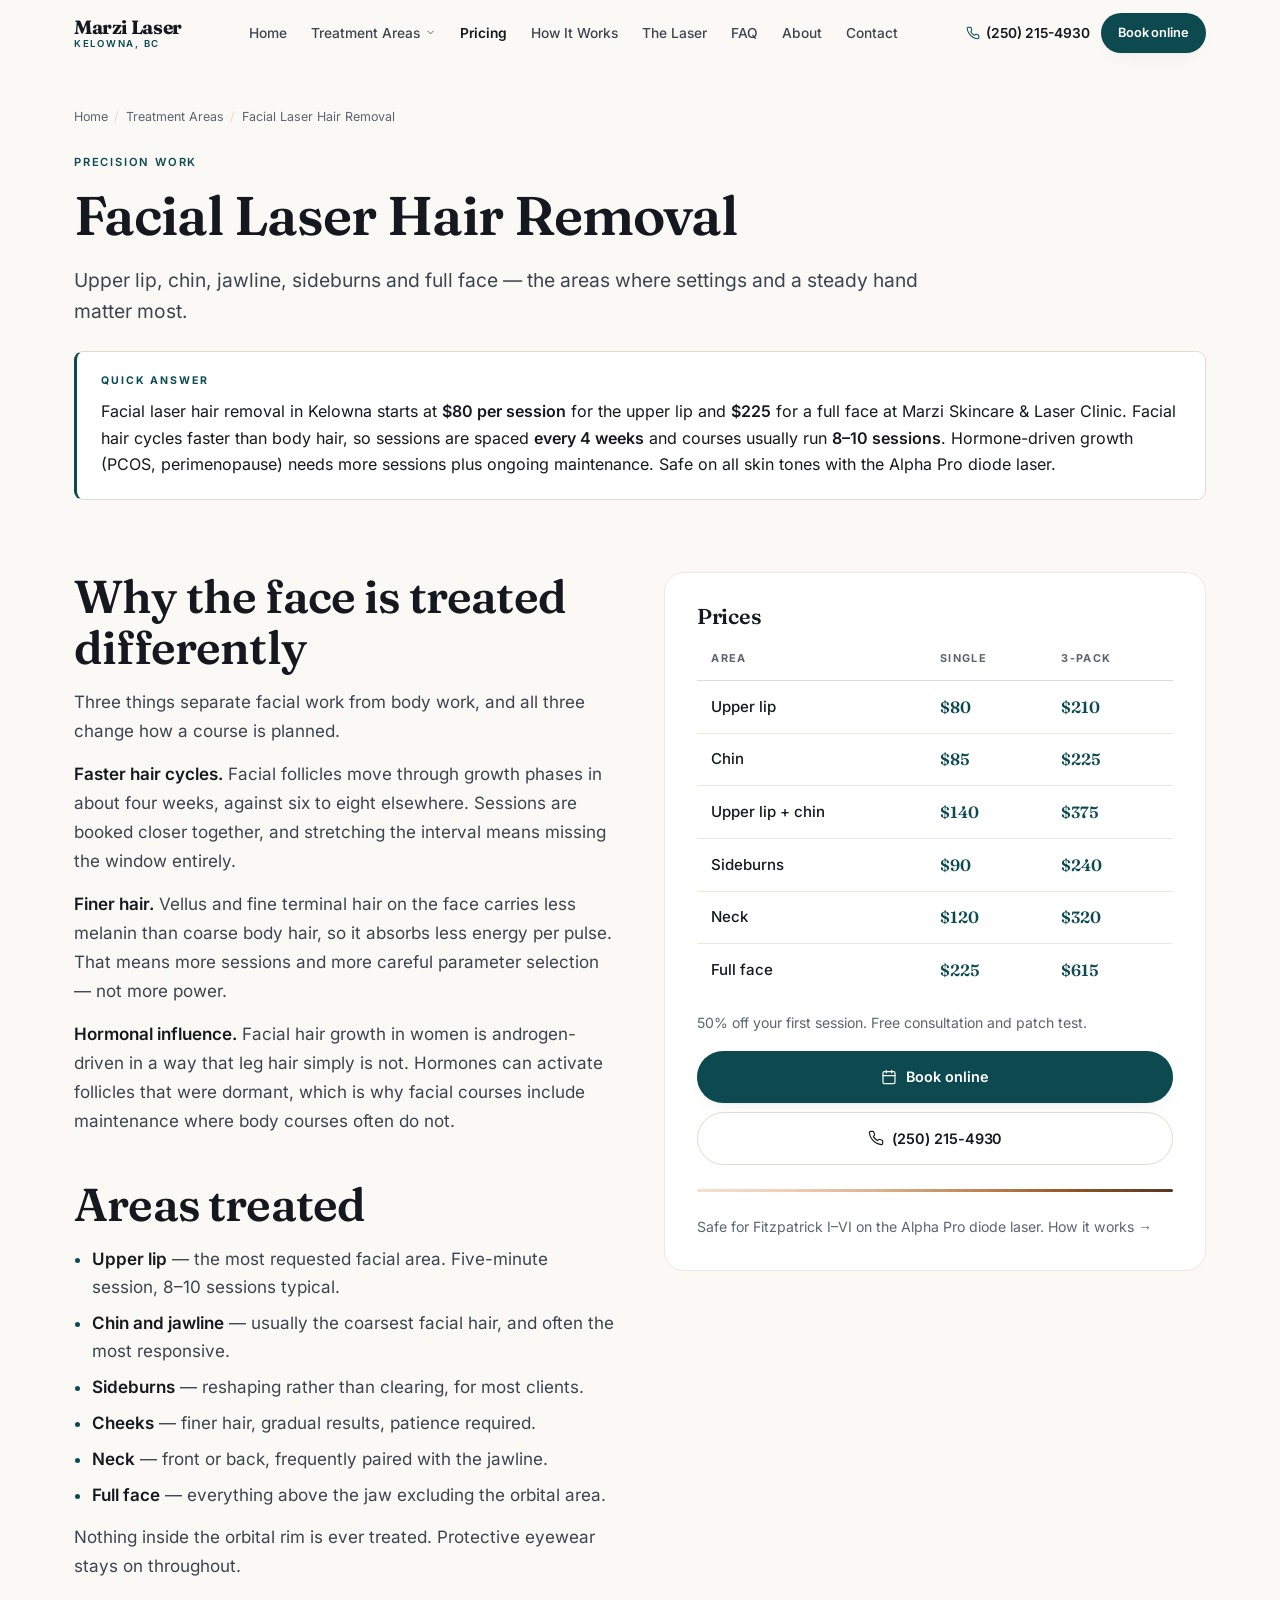
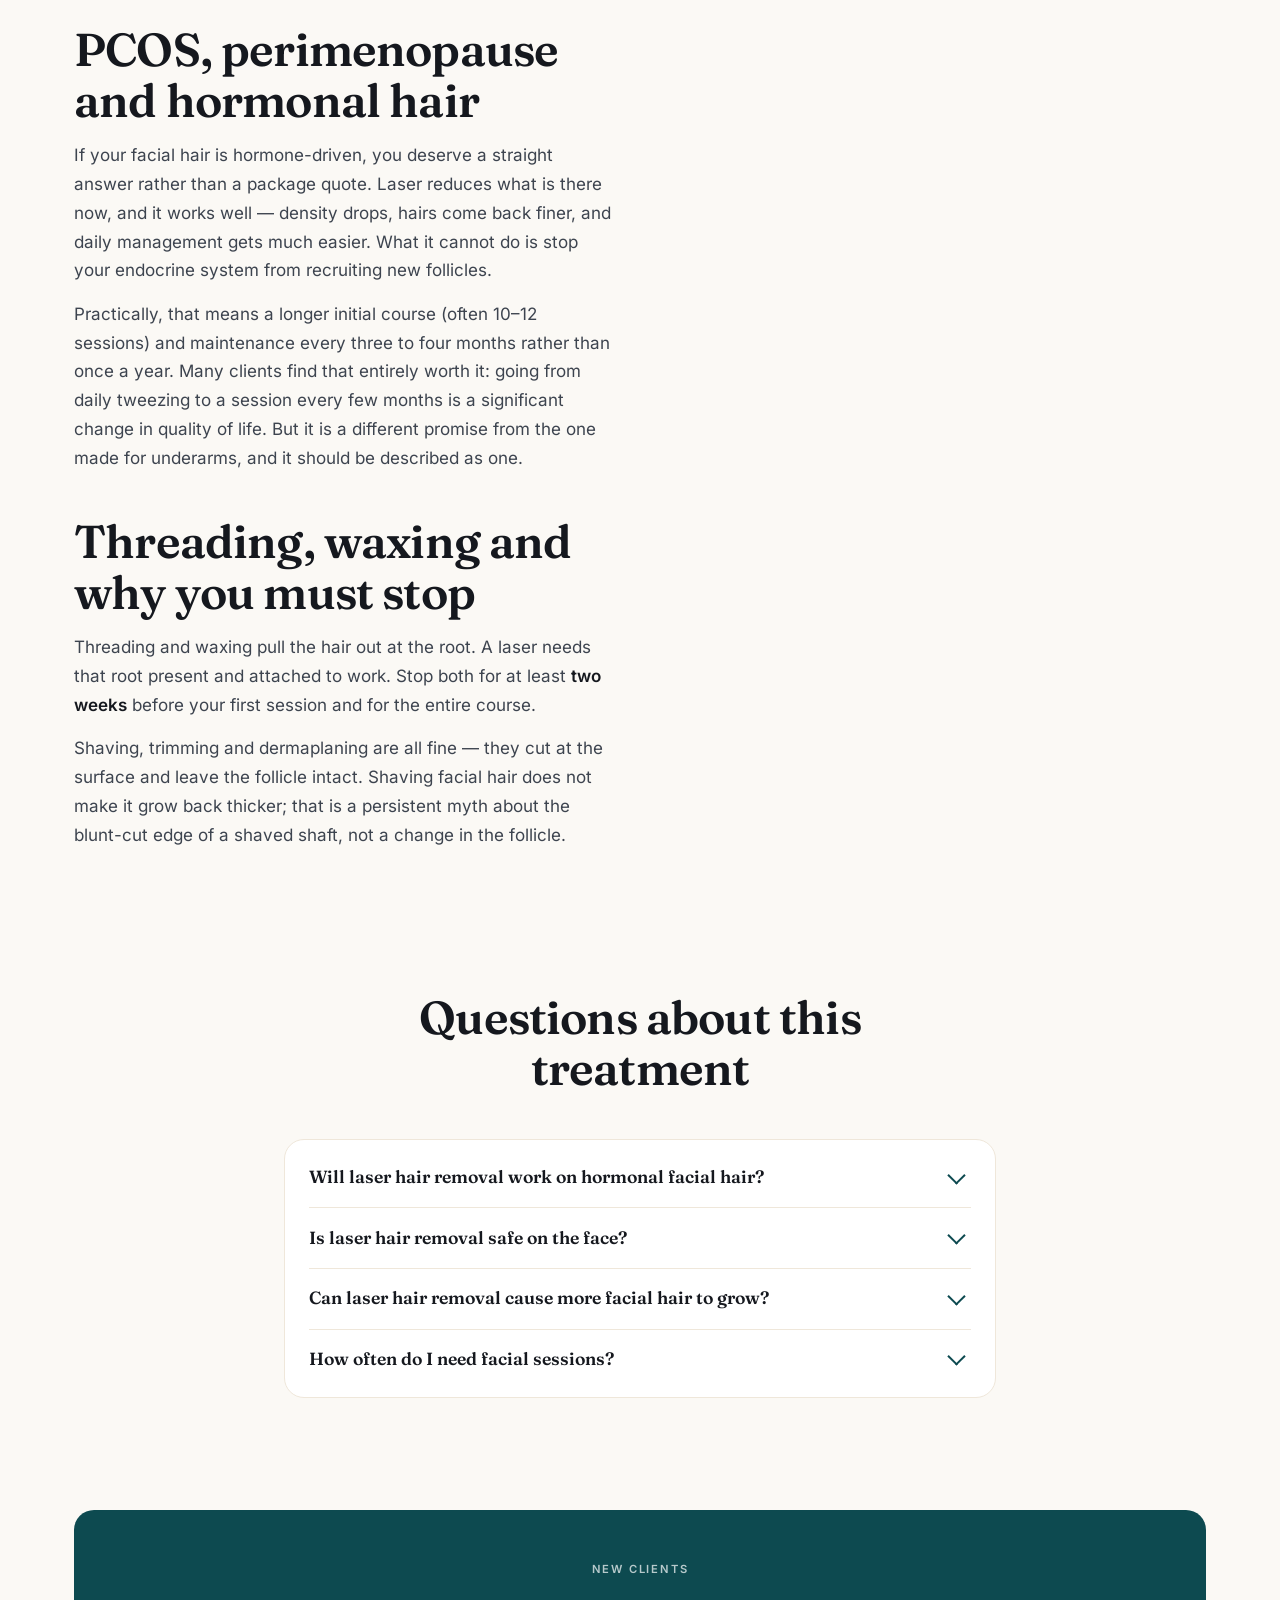
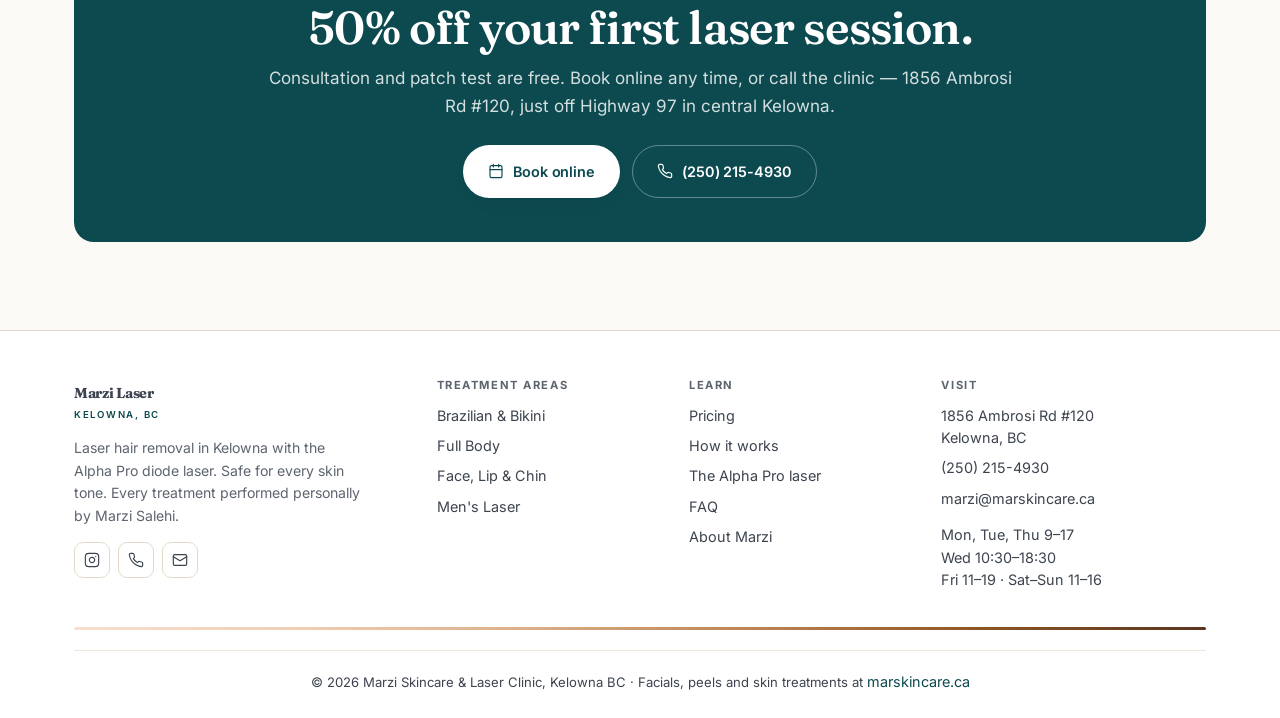
<file: facial-laser-hair-removal-kelowna.html>
<!DOCTYPE html>
<html lang="en-CA">
<head>
<meta charset="utf-8">
<meta name="viewport" content="width=device-width,initial-scale=1">
<title>Facial Laser Hair Removal Kelowna | Upper Lip From $80</title>
<meta name="description" content="Facial laser hair removal in Kelowna: upper lip $80, chin $85, full face $225. Safe for all skin tones, including hormonal and PCOS-related hair.">
<link rel="canonical" href="https://lagom.bond/facial-laser-hair-removal-kelowna">
<meta name="robots" content="index,follow,max-image-preview:large,max-snippet:-1,max-video-preview:-1">
<meta name="theme-color" content="#FBF9F5">
<meta name="geo.region" content="CA-BC">
<meta name="geo.placename" content="Kelowna, British Columbia">
<meta name="geo.position" content="49.8809093;-119.4501528">
<meta name="ICBM" content="49.8809093, -119.4501528">
<meta property="og:type" content="website">
<meta property="og:locale" content="en_CA">
<meta property="og:site_name" content="Marzi Laser Kelowna">
<meta property="og:title" content="Facial Laser Hair Removal Kelowna | Upper Lip From $80">
<meta property="og:description" content="Facial laser hair removal in Kelowna: upper lip $80, chin $85, full face $225. Safe for all skin tones, including hormonal and PCOS-related hair.">
<meta property="og:url" content="https://lagom.bond/facial-laser-hair-removal-kelowna">
<meta property="og:image" content="https://marskincare.ca/wp-content/uploads/2026/03/Natural-beauty-with-Monstera-leaf.png.webp">
<meta name="twitter:card" content="summary_large_image">
<meta name="twitter:title" content="Facial Laser Hair Removal Kelowna | Upper Lip From $80">
<meta name="twitter:description" content="Facial laser hair removal in Kelowna: upper lip $80, chin $85, full face $225. Safe for all skin tones, including hormonal and PCOS-related hair.">
<meta name="twitter:image" content="https://marskincare.ca/wp-content/uploads/2026/03/Natural-beauty-with-Monstera-leaf.png.webp">
<link rel="preconnect" href="https://marskincare.ca" crossorigin>
<link rel="preload" href="/assets/fonts/inter.woff2" as="font" type="font/woff2" crossorigin>
<link rel="preload" href="/assets/fonts/fraunces.woff2" as="font" type="font/woff2" crossorigin>
<link rel="icon" href="/assets/img/favicon.svg" type="image/svg+xml">
<style>/* ==========================================================================
   Marzi Laser — Kelowna
   Direction: warm clinical. Light, photographic, medically credible.
   Signature: the Fitzpatrick spectrum — the clinic's actual differentiator
   (it treats all six skin types) used as the brand's structural device.
   ========================================================================== */

@font-face{font-family:'Fraunces';font-style:normal;font-display:swap;font-weight:300 900;
  src:url(/assets/fonts/fraunces.woff2) format('woff2');
  unicode-range:U+0000-00FF,U+0131,U+0152-0153,U+02BB-02BC,U+02C6,U+02DA,U+02DC,U+2000-206F,U+2074,U+20AC,U+2122,U+2191,U+2193,U+2212,U+2215,U+FEFF,U+FFFD}
@font-face{font-family:'InterVar';font-style:normal;font-display:swap;font-weight:100 900;
  src:url(/assets/fonts/inter.woff2) format('woff2');
  unicode-range:U+0000-00FF,U+0131,U+0152-0153,U+02BB-02BC,U+02C6,U+02DA,U+02DC,U+2000-206F,U+2074,U+20AC,U+2122,U+2191,U+2193,U+2212,U+2215,U+FEFF,U+FFFD}

:root{
  --bone:#FBF9F5;
  --bone-2:#F5F1E9;
  --sand:#F0E8DC;
  --white:#FFFFFF;

  --ink:#15181E;
  --ink-2:#3D444F;
  --ink-3:#5D646F;

  --petrol:#0D4A50;
  --petrol-deep:#063337;
  --petrol-tint:#E4EEEC;

  --line:#E4DACC;
  --line-soft:#EFE7DA;

  /* Fitzpatrick spectrum — the signature palette, taken from the scale itself */
  --fp1:#F7E0D0; --fp2:#EFCEB4; --fp3:#DBAE87;
  --fp4:#BC8354; --fp5:#8D5524; --fp6:#5A3620;

  --serif:'Fraunces',ui-serif,Georgia,serif;
  --sans:'InterVar',-apple-system,BlinkMacSystemFont,'Segoe UI',Roboto,sans-serif;
  --ease:cubic-bezier(.22,1,.36,1);
  --r-lg:20px; --r-md:14px; --r-sm:9px;
  --maxw:1180px;
  --shadow:0 1px 2px rgba(21,24,30,.04),0 8px 24px -12px rgba(21,24,30,.10);
  --shadow-lift:0 2px 4px rgba(21,24,30,.05),0 18px 40px -18px rgba(21,24,30,.18);
}

*{margin:0;padding:0;box-sizing:border-box}
html{scroll-behavior:smooth;scroll-padding-top:5.5rem;-webkit-text-size-adjust:100%}
body{font-family:var(--sans);background:var(--bone);color:var(--ink);line-height:1.6;
  -webkit-font-smoothing:antialiased;overflow-x:hidden;font-size:17px}
::selection{background:var(--petrol);color:#fff}
img{max-width:100%;display:block}

/* Type */
h1,h2,h3,h4,.serif{font-family:var(--serif);font-weight:600;letter-spacing:-.018em;line-height:1.1;color:var(--ink)}
h1{font-size:clamp(2.5rem,5.2vw,4.25rem);margin-bottom:1.25rem}
h2{font-size:clamp(1.95rem,3.6vw,3rem);margin-bottom:.9rem}
h3{font-size:1.35rem;margin-bottom:.5rem;letter-spacing:-.012em}
h4{font-size:1.05rem;margin-bottom:.4rem}
p{color:var(--ink-2);line-height:1.7}
p+p{margin-top:.9rem}
strong{font-weight:600;color:var(--ink)}
a{color:inherit;text-decoration:none;transition:color .25s var(--ease)}

.eyebrow{display:inline-flex;align-items:center;gap:.5rem;font-size:.7rem;font-weight:600;
  letter-spacing:.16em;text-transform:uppercase;color:var(--petrol);margin-bottom:.85rem}
.lede{font-size:1.2rem;color:var(--ink-2);line-height:1.6;font-weight:400}
.muted{color:var(--ink-3);font-size:.88rem;line-height:1.6}

.prose p,.prose li{color:var(--ink-2)}
.prose h2{margin-top:2.75rem}
.prose h3{margin-top:1.9rem;color:var(--petrol);font-size:1.2rem}
.prose h2:first-child,.prose h3:first-child{margin-top:0}
.prose ul,.prose ol{padding-left:1.15rem;margin:.9rem 0}
.prose li{margin-bottom:.5rem;line-height:1.65}
.prose li::marker{color:var(--petrol)}
.prose a{color:var(--petrol);text-decoration:underline;text-decoration-thickness:1px;text-underline-offset:3px;font-weight:500}
.prose a:hover{color:var(--petrol-deep)}

/* Layout */
.container{max-width:var(--maxw);margin:0 auto;padding:0 1.5rem}
.narrow{max-width:760px}
section{padding:4.5rem 0}
section.tight{padding:2.5rem 0}
.sec-head{max-width:640px;margin-bottom:2.75rem}
.sec-head.center{margin-left:auto;margin-right:auto;text-align:center}
.grid-2{display:grid;grid-template-columns:1fr 1fr;gap:3rem;align-items:start}
.grid-2.center{align-items:center}
.grid-3{display:grid;grid-template-columns:repeat(3,1fr);gap:1.25rem}
.grid-4{display:grid;grid-template-columns:repeat(4,1fr);gap:1rem}
.mt-1{margin-top:1rem}.mt-2{margin-top:1.75rem}.mt-3{margin-top:2.75rem}
.text-center{text-align:center}

/* SIGNATURE: Fitzpatrick spectrum rule */
.spectrum{height:3px;width:100%;border-radius:2px;border:0;
  background:linear-gradient(90deg,var(--fp1) 0%,var(--fp2) 20%,var(--fp3) 40%,var(--fp4) 60%,var(--fp5) 80%,var(--fp6) 100%)}
.spectrum-label{display:flex;align-items:center;gap:.85rem;margin:2.5rem 0;
  font-size:.68rem;letter-spacing:.16em;text-transform:uppercase;color:var(--ink-3);font-weight:600}
.spectrum-label .spectrum{flex:1}

/* Buttons */
.btn{display:inline-flex;align-items:center;justify-content:center;gap:.55rem;
  padding:.85rem 1.5rem;border-radius:100px;font-size:.9rem;font-weight:600;
  font-family:var(--sans);cursor:pointer;border:1px solid transparent;
  transition:background .25s var(--ease),color .25s var(--ease),border-color .25s var(--ease),transform .25s var(--ease),box-shadow .25s var(--ease);
  min-height:46px;letter-spacing:-.005em;white-space:nowrap}
.btn svg{width:16px;height:16px;flex-shrink:0}
.btn-primary{background:var(--petrol);color:#fff;box-shadow:var(--shadow)}
.btn-primary:hover{background:var(--petrol-deep);transform:translateY(-1px);box-shadow:var(--shadow-lift)}
.btn-ghost{background:transparent;color:var(--ink);border-color:var(--line)}
.btn-ghost:hover{border-color:var(--petrol);color:var(--petrol);background:var(--petrol-tint)}
.btn-light{background:var(--white);color:var(--petrol);box-shadow:var(--shadow)}
.btn-light:hover{transform:translateY(-1px);box-shadow:var(--shadow-lift)}
.btn-sm{padding:.55rem 1rem;font-size:.8rem;min-height:38px}
.btn-block{width:100%}

/* Cards */
.card{background:var(--white);border:1px solid var(--line-soft);border-radius:var(--r-lg);
  padding:1.75rem;transition:border-color .3s var(--ease),box-shadow .3s var(--ease),transform .3s var(--ease);
  display:flex;flex-direction:column;height:100%}
a.card:hover{border-color:var(--petrol);box-shadow:var(--shadow-lift);transform:translateY(-2px)}
.card h3{margin-bottom:.4rem}
.card p{font-size:.95rem;line-height:1.6}
.card-foot{margin-top:auto;padding-top:1.1rem;border-top:1px solid var(--line-soft);
  display:flex;justify-content:space-between;align-items:center;gap:.75rem;flex-wrap:wrap}
.card-meta{font-size:.82rem;color:var(--ink-3);font-weight:500}
.card-go{font-size:.82rem;font-weight:600;color:var(--petrol);display:inline-flex;align-items:center;gap:.35rem}
.card-go svg{width:13px;height:13px;transition:transform .25s var(--ease)}
a.card:hover .card-go svg{transform:translateX(3px)}
.card-icon{width:38px;height:38px;border-radius:10px;background:var(--petrol-tint);
  display:flex;align-items:center;justify-content:center;color:var(--petrol);margin-bottom:.9rem}
.card-icon svg{width:18px;height:18px}
.panel{background:var(--white);border:1px solid var(--line-soft);border-radius:var(--r-lg);padding:2rem}
.panel-sand{background:var(--sand);border-color:var(--line)}
.sticky-col{position:sticky;top:5.5rem}

/* Skip / focus */
.skip{position:absolute;left:1rem;top:-60px;z-index:999;background:var(--petrol);color:#fff;
  padding:.7rem 1.1rem;border-radius:0 0 10px 10px;font-size:.85rem;font-weight:600;transition:top .25s var(--ease)}
.skip:focus{top:0}
:focus-visible{outline:2px solid var(--petrol);outline-offset:3px;border-radius:4px}

/* Nav */
.nav{position:sticky;top:0;z-index:100;background:rgba(251,249,245,.88);
  backdrop-filter:saturate(180%) blur(14px);-webkit-backdrop-filter:saturate(180%) blur(14px);
  border-bottom:1px solid transparent;transition:border-color .3s var(--ease)}
.nav.stuck{border-bottom-color:var(--line)}
.nav-in{display:flex;align-items:center;justify-content:space-between;gap:1rem;height:66px}
.brand{font-family:var(--serif);font-size:1.2rem;font-weight:700;letter-spacing:-.02em;line-height:1.05;color:var(--ink);white-space:nowrap}
.brand em{display:block;font-size:.6rem;font-family:var(--sans);font-style:normal;font-weight:600;
  letter-spacing:.18em;text-transform:uppercase;color:var(--petrol);margin-top:2px}
.nav-links{display:flex;align-items:center;gap:1.5rem}
.nav-links>a,.drop>button{font-size:.86rem;font-weight:500;color:var(--ink-2);background:none;border:0;
  font-family:var(--sans);cursor:pointer;display:inline-flex;align-items:center;gap:.3rem;padding:.4rem 0}
.nav-links>a:hover,.drop>button:hover{color:var(--petrol)}
.nav-links>a[aria-current=page]{color:var(--ink);font-weight:600}
.drop{position:relative}
.drop svg{width:11px;height:11px;transition:transform .25s var(--ease)}
.drop:hover svg,.drop:focus-within svg{transform:rotate(180deg)}
.drop-menu{position:absolute;top:calc(100% + 6px);left:50%;transform:translateX(-50%) translateY(6px);
  background:var(--white);border:1px solid var(--line);border-radius:var(--r-md);
  box-shadow:var(--shadow-lift);padding:.4rem;min-width:260px;
  opacity:0;visibility:hidden;transition:all .25s var(--ease)}
.drop:hover .drop-menu,.drop:focus-within .drop-menu{opacity:1;visibility:visible;transform:translateX(-50%) translateY(0)}
.drop-menu a{display:block;padding:.6rem .75rem;border-radius:9px;font-size:.88rem;color:var(--ink-2);font-weight:500}
.drop-menu a:hover{background:var(--petrol-tint);color:var(--petrol)}
.nav-right{display:flex;align-items:center;gap:.65rem}
.nav-tel{font-size:.86rem;font-weight:600;color:var(--ink);white-space:nowrap;display:inline-flex;align-items:center;gap:.4rem}
.nav-tel svg{width:14px;height:14px;color:var(--petrol)}
.burger{display:none;width:42px;height:42px;border-radius:10px;border:1px solid var(--line);
  background:var(--white);cursor:pointer;align-items:center;justify-content:center;color:var(--ink)}
.burger svg{width:18px;height:18px}
.sheet{display:none;position:fixed;inset:0;z-index:99;background:var(--bone);padding:5.5rem 1.5rem 2rem;overflow-y:auto}
.sheet.open{display:block}
.sheet a{display:block;padding:.95rem .25rem;font-size:1.05rem;font-weight:500;
  color:var(--ink);border-bottom:1px solid var(--line-soft);font-family:var(--serif)}
.sheet .btn{margin-top:1.5rem;border-bottom:0}

/* Hero */
.hero{padding:3.5rem 0 3rem}
.hero-grid{display:grid;grid-template-columns:1.02fr .98fr;gap:3.5rem;align-items:center}
.pill{display:inline-flex;align-items:center;gap:.45rem;padding:.4rem .85rem;border-radius:100px;
  background:var(--petrol-tint);color:var(--petrol);font-size:.74rem;font-weight:600;
  letter-spacing:.04em;margin-bottom:1.1rem}
.pill svg{width:13px;height:13px}
.hero p.lede{max-width:34em}
.hero-cta{display:flex;gap:.75rem;flex-wrap:wrap;margin:1.75rem 0 1.5rem}
.hero-tags{display:flex;flex-wrap:wrap;gap:.5rem}
.tag{display:inline-flex;align-items:center;gap:.35rem;padding:.4rem .8rem;border-radius:100px;
  background:var(--white);border:1px solid var(--line);font-size:.78rem;color:var(--ink-2);font-weight:500}
.tag svg{width:12px;height:12px;color:var(--petrol)}
.hero-media{position:relative;border-radius:var(--r-lg);overflow:hidden;background:var(--sand);
  box-shadow:var(--shadow-lift);aspect-ratio:4/5}
.hero-media img{width:100%;height:100%;object-fit:cover;object-position:center 22%}
.hero-badge{position:absolute;left:1rem;right:1rem;bottom:1rem;background:rgba(255,255,255,.94);
  backdrop-filter:blur(8px);border-radius:var(--r-md);padding:.85rem 1rem;
  display:flex;align-items:center;justify-content:space-between;gap:1rem}
.hero-badge b{font-family:var(--serif);font-size:1rem;font-weight:600;display:block;line-height:1.2}
.hero-badge span{font-size:.74rem;color:var(--ink-3)}

.phero{padding:2.5rem 0 2rem}
.phero h1{font-size:clamp(2.1rem,4.4vw,3.4rem)}
.phero .lede{max-width:44em}

/* Stats */
.stats{display:grid;grid-template-columns:repeat(4,1fr);gap:1rem}
.stat{text-align:center;padding:1.25rem .75rem;background:var(--white);border:1px solid var(--line-soft);border-radius:var(--r-md)}
.stat b{display:block;font-family:var(--serif);font-size:2rem;font-weight:600;color:var(--petrol);line-height:1}
.stat span{display:block;font-size:.72rem;text-transform:uppercase;letter-spacing:.1em;color:var(--ink-3);margin-top:.4rem;font-weight:600}

/* Answer block (AEO) */
.answer{background:var(--white);border:1px solid var(--line);border-left:3px solid var(--petrol);
  border-radius:var(--r-sm);padding:1.35rem 1.5rem;margin:1.5rem 0}
.answer .lbl{display:block;font-size:.66rem;letter-spacing:.18em;text-transform:uppercase;
  color:var(--petrol);font-weight:700;margin-bottom:.5rem}
.answer p{color:var(--ink);font-size:1rem;line-height:1.65}

/* Breadcrumbs */
.crumbs{font-size:.78rem;color:var(--ink-3);margin-bottom:1.25rem}
.crumbs ol{list-style:none;display:flex;flex-wrap:wrap;gap:.4rem;align-items:center}
.crumbs a:hover{color:var(--petrol)}
.crumbs li+li::before{content:'/';margin-right:.4rem;color:var(--line)}

/* Steps */
.steps{display:flex;flex-direction:column;gap:.75rem}
.step{display:flex;gap:1.1rem;padding:1.35rem;background:var(--white);
  border:1px solid var(--line-soft);border-radius:var(--r-md);align-items:flex-start}
.step-n{font-family:var(--serif);font-size:1.3rem;font-weight:600;color:var(--petrol);
  min-width:1.9rem;line-height:1.2;font-variant-numeric:tabular-nums}
.step h3{font-size:1.08rem;margin-bottom:.25rem}
.step p{font-size:.94rem;margin:0;line-height:1.6}

/* Tables */
.tw{overflow-x:auto;-webkit-overflow-scrolling:touch;border-radius:var(--r-md)}
table.t{width:100%;border-collapse:collapse;min-width:460px;font-size:.94rem}
table.t caption{text-align:left;padding:0 0 .85rem;color:var(--ink-3);font-size:.84rem}
table.t th,table.t td{padding:.8rem .9rem;text-align:left;border-bottom:1px solid var(--line-soft)}
table.t thead th{font-size:.68rem;text-transform:uppercase;letter-spacing:.12em;color:var(--ink-3);
  font-weight:700;border-bottom:1px solid var(--line)}
table.t td{color:var(--ink-2)}
table.t td:first-child{color:var(--ink);font-weight:500}
table.t td.n{font-family:var(--serif);font-size:1.02rem;font-weight:600;color:var(--petrol);white-space:nowrap}
table.t tbody tr:last-child td{border-bottom:0}
table.t tbody tr:hover{background:var(--bone-2)}

/* FAQ */
.faq{background:var(--white);border:1px solid var(--line-soft);border-radius:var(--r-lg);padding:.5rem 1.5rem}
.fq{border-bottom:1px solid var(--line-soft)}
.fq:last-child{border-bottom:0}
.fq-q{width:100%;text-align:left;background:none;border:0;cursor:pointer;padding:1.15rem 2.5rem 1.15rem 0;
  font-family:var(--serif);font-size:1.1rem;font-weight:600;color:var(--ink);position:relative;line-height:1.3}
.fq-q:hover{color:var(--petrol)}
.fq-q::after{content:'';position:absolute;right:.5rem;top:50%;width:11px;height:11px;
  border-right:2px solid var(--petrol);border-bottom:2px solid var(--petrol);
  transform:translateY(-70%) rotate(45deg);transition:transform .3s var(--ease)}
.fq-q[aria-expanded=true]::after{transform:translateY(-30%) rotate(225deg)}
.fq-a{max-height:0;overflow:hidden;transition:max-height .4s var(--ease)}
.fq-a>div{padding:0 2.5rem 1.35rem 0}
.fq-a p{font-size:.96rem;line-height:1.68}
.fq-a a{color:var(--petrol);text-decoration:underline;text-underline-offset:3px;font-weight:500}

/* Skin type selector (signature interactive) */
.fp-grid{display:grid;grid-template-columns:repeat(6,1fr);gap:.4rem;margin:1.1rem 0}
.fp{border:1px solid var(--line);border-radius:var(--r-sm);background:var(--white);cursor:pointer;
  padding:.45rem .3rem;text-align:center;font-size:.66rem;font-weight:700;color:var(--ink-3);
  font-family:var(--sans);letter-spacing:.06em;transition:all .25s var(--ease)}
.fp i{display:block;height:34px;border-radius:6px;margin-bottom:.4rem;font-style:normal}
.fp:hover{border-color:var(--petrol);color:var(--petrol)}
.fp[aria-selected=true]{border-color:var(--petrol);border-width:2px;color:var(--petrol);background:var(--petrol-tint)}
.fp-out{background:var(--bone-2);border:1px solid var(--line-soft);border-radius:var(--r-md);
  padding:1rem 1.1rem;min-height:96px}
.fp-out b{font-family:var(--serif);font-size:1.05rem;display:block;margin-bottom:.2rem;color:var(--ink)}
.fp-out p{font-size:.9rem;margin:0;line-height:1.6}

/* Checks */
.checks{list-style:none;display:flex;flex-direction:column;gap:.65rem}
.checks li{display:flex;gap:.7rem;align-items:flex-start;color:var(--ink-2);font-size:.96rem;line-height:1.6}
.checks svg{width:15px;height:15px;color:var(--petrol);flex-shrink:0;margin-top:.25rem}

/* CTA band */
.band{background:var(--petrol);color:#fff;border-radius:var(--r-lg);padding:2.75rem 2rem;text-align:center}
.band h2{color:#fff;margin-bottom:.6rem}
.band p{color:rgba(255,255,255,.82);max-width:44em;margin:0 auto 1.5rem}
.band .eyebrow{color:rgba(255,255,255,.7)}
.band-cta{display:flex;gap:.75rem;justify-content:center;flex-wrap:wrap}

/* Contact tiles */
.tile{background:var(--white);border:1px solid var(--line-soft);border-radius:var(--r-md);
  padding:1.5rem 1.25rem;text-align:center;transition:all .3s var(--ease);display:block}
a.tile:hover{border-color:var(--petrol);box-shadow:var(--shadow-lift);transform:translateY(-2px)}
.tile svg{width:20px;height:20px;color:var(--petrol);margin:0 auto .6rem}
.tile .lbl{font-size:.68rem;text-transform:uppercase;letter-spacing:.13em;color:var(--ink-3);font-weight:600;margin-bottom:.3rem}
.tile b{font-size:.98rem;font-weight:600;line-height:1.4;display:block}

.map{border:0;width:100%;height:340px;border-radius:var(--r-lg);display:block;background:var(--sand)}

/* Forms */
.fld{margin-bottom:1rem}
.fld label{display:block;font-size:.78rem;font-weight:600;color:var(--ink);margin-bottom:.4rem}
.fld input,.fld select,.fld textarea{width:100%;background:var(--white);border:1px solid var(--line);color:var(--ink);
  padding:.75rem .9rem;font-size:.95rem;border-radius:var(--r-sm);font-family:var(--sans);
  outline:none;transition:border-color .2s var(--ease),box-shadow .2s var(--ease);min-height:46px}
.fld textarea{resize:vertical;min-height:110px}
.fld input:focus,.fld select:focus,.fld textarea:focus{border-color:var(--petrol);box-shadow:0 0 0 3px var(--petrol-tint)}
.fld input::placeholder,.fld textarea::placeholder{color:var(--ink-3)}
.hint{font-size:.78rem;color:var(--ink-3);margin-top:.35rem}

/* Footer */
.foot{background:var(--white);border-top:1px solid var(--line);padding:3rem 0 1.5rem;margin-top:3rem}
.foot-grid{display:grid;grid-template-columns:1.5fr 1fr 1fr 1.2fr;gap:2rem;margin-bottom:2.25rem}
.foot h3{font-family:var(--sans);font-size:.7rem;text-transform:uppercase;letter-spacing:.14em;
  color:var(--ink-3);margin-bottom:.85rem;font-weight:700}
.foot ul{list-style:none;display:flex;flex-direction:column;gap:.5rem}
.foot a,.foot li{font-size:.9rem;color:var(--ink-2);line-height:1.55}
.foot a:hover{color:var(--petrol)}
.foot-social{display:flex;gap:.5rem;margin-top:.9rem}
.foot-social a{width:36px;height:36px;border-radius:9px;border:1px solid var(--line);
  display:flex;align-items:center;justify-content:center;color:var(--ink-2)}
.foot-social a:hover{border-color:var(--petrol);color:var(--petrol)}
.foot-social svg{width:16px;height:16px}
.foot-bot{border-top:1px solid var(--line-soft);padding-top:1.25rem;font-size:.82rem;color:var(--ink-3);text-align:center}
.foot-bot a{color:var(--petrol)}

/* Sticky mobile bar */
.bar{display:none;position:fixed;bottom:0;left:0;right:0;z-index:95;background:rgba(255,255,255,.96);
  backdrop-filter:blur(12px);border-top:1px solid var(--line);padding:.6rem .75rem;gap:.5rem;
  padding-bottom:calc(.6rem + env(safe-area-inset-bottom))}
.bar .btn{flex:1;font-size:.82rem;padding:.7rem .5rem}

/* Reveal */
.rv{opacity:0;transform:translateY(18px);transition:opacity .7s var(--ease),transform .7s var(--ease)}
.rv.on{opacity:1;transform:none}
.d1{transition-delay:.08s}.d2{transition-delay:.16s}.d3{transition-delay:.24s}

.sr{position:absolute;width:1px;height:1px;padding:0;margin:-1px;overflow:hidden;clip:rect(0,0,0,0);white-space:nowrap;border:0}

/* Responsive */
@media(max-width:1000px){
  .nav-links{gap:1.1rem}.nav-links>a,.drop>button{font-size:.8rem}
  .foot-grid{grid-template-columns:1fr 1fr}
}
@media(max-width:880px){
  .nav-links,.nav-tel{display:none}
  .burger{display:flex}
  .hero-grid,.grid-2{grid-template-columns:1fr;gap:2rem}
  .grid-3{grid-template-columns:1fr}
  .grid-4,.stats{grid-template-columns:1fr 1fr}
  .hero{padding:2rem 0}
  .hero-media{aspect-ratio:3/2}
  section{padding:3rem 0}
  .bar{display:flex}
  body{padding-bottom:66px}
  .sticky-col{position:static}
}
@media(max-width:560px){
  body{font-size:16px}
  .foot-grid{grid-template-columns:1fr;gap:1.5rem}
  .fp-grid{grid-template-columns:repeat(3,1fr)}
  .hero-cta{flex-direction:column}
  .hero-cta .btn{width:100%}
  .band{padding:2rem 1.25rem}
  .faq{padding:.25rem 1.1rem}
  .panel{padding:1.35rem}
}
@media(prefers-reduced-motion:reduce){
  *,*::before,*::after{animation-duration:.01ms!important;transition-duration:.01ms!important;scroll-behavior:auto!important}
  .rv{opacity:1;transform:none}
}
@media print{
  .nav,.bar,.sheet,.band{display:none!important}
  body{background:#fff;font-size:11pt}
  .card,.panel,.faq{border:1px solid #ccc;box-shadow:none;break-inside:avoid}
  .fq-a{max-height:none!important}
}
</style>
<script type="application/ld+json">{"@context":"https://schema.org","@graph":[{"@context":"https://schema.org","@type":"Service","@id":"https://lagom.bond/facial-laser-hair-removal-kelowna#service","serviceType":"Facial Laser Hair Removal","name":"Facial Laser Hair Removal","description":"Facial laser hair removal in Kelowna: upper lip $80, chin $85, full face $225. Safe for all skin tones, including hormonal and PCOS-related hair.","url":"https://lagom.bond/facial-laser-hair-removal-kelowna","provider":{"@id":"https://lagom.bond/#clinic"},"brand":{"@type":"Brand","name":"Alpha Pro Diode Laser"},"areaServed":[{"@type":"City","name":"Kelowna"},{"@type":"City","name":"West Kelowna"},{"@type":"City","name":"Lake Country"},{"@type":"City","name":"Peachland"},{"@type":"City","name":"Vernon"},{"@type":"City","name":"Penticton"}],"offers":{"@type":"Offer","priceCurrency":"CAD","price":"80","availability":"https://schema.org/InStock","url":"https://www.vagaro.com/marziskincarecorp1","priceValidUntil":"2027-12-31"}},{"@context":"https://schema.org","@type":"FAQPage","mainEntity":[{"@type":"Question","name":"Will laser hair removal work on hormonal facial hair?","acceptedAnswer":{"@type":"Answer","text":"It works, but it behaves differently. Conditions like PCOS, perimenopause and thyroid disorders keep activating new follicles, so the laser is treating a moving target rather than a fixed set of hairs. Expect a longer course \u2014 often 10\u201312 sessions instead of 6\u20138 \u2014 and ongoing maintenance every few months rather than annually. The result is still a substantial reduction in density and coarseness; it just is not a one-and-done."}},{"@type":"Question","name":"Is laser hair removal safe on the face?","acceptedAnswer":{"@type":"Answer","text":"Yes, with two caveats. Nothing is treated inside the orbital rim \u2014 protective eyewear stays on and the area around the eyes is off limits on any laser, anywhere. And facial skin is thinner and more reactive than body skin, so settings are more conservative and redness may last a little longer afterwards. Tell Marzi if you use retinoids, are on acne medication, or have had isotretinoin in the last six months."}},{"@type":"Question","name":"Can laser hair removal cause more facial hair to grow?","acceptedAnswer":{"@type":"Answer","text":"Paradoxical hypertrichosis is a genuine, rare effect \u2014 most often reported on the face and neck in women with Fitzpatrick III\u2013VI skin and fine dark hair, and generally associated with underpowered treatment: energy high enough to stimulate a follicle but too low to destroy it. It is one of the practical reasons to avoid home devices and bargain IPL for facial hair. If you notice it, say so immediately \u2014 the response is to change parameters, not to continue."}},{"@type":"Question","name":"How often do I need facial sessions?","acceptedAnswer":{"@type":"Answer","text":"Every four weeks. Facial follicles cycle faster than anywhere else on the body, so the interval is shorter than for legs or back. Stretching it to six or eight weeks means missing the growth-phase window and wasting sessions."}}]}]}</script>
</head>
<body>
<a href="#main" class="skip">Skip to content</a>
<svg xmlns="http://www.w3.org/2000/svg" style="display:none" aria-hidden="true"><symbol id="i-phone" viewBox="0 0 24 24" fill="none" stroke="currentColor" stroke-width="1.75" stroke-linecap="round" stroke-linejoin="round"><path d="M22 16.9v3a2 2 0 0 1-2.2 2 19.8 19.8 0 0 1-8.6-3.1 19.5 19.5 0 0 1-6-6A19.8 19.8 0 0 1 2 4.2 2 2 0 0 1 4 2h3a2 2 0 0 1 2 1.7c.1 1 .4 1.9.7 2.8a2 2 0 0 1-.5 2.1L8.1 9.9a16 16 0 0 0 6 6l1.3-1.1a2 2 0 0 1 2.1-.5c.9.3 1.8.6 2.8.7a2 2 0 0 1 1.7 2z"/></symbol><symbol id="i-menu" viewBox="0 0 24 24" fill="none" stroke="currentColor" stroke-width="1.75" stroke-linecap="round" stroke-linejoin="round"><path d="M3 6h18M3 12h18M3 18h18"/></symbol><symbol id="i-down" viewBox="0 0 24 24" fill="none" stroke="currentColor" stroke-width="1.75" stroke-linecap="round" stroke-linejoin="round"><path d="m6 9 6 6 6-6"/></symbol><symbol id="i-check" viewBox="0 0 24 24" fill="none" stroke="currentColor" stroke-width="1.75" stroke-linecap="round" stroke-linejoin="round"><path d="M20 6 9 17l-5-5"/></symbol><symbol id="i-right" viewBox="0 0 24 24" fill="none" stroke="currentColor" stroke-width="1.75" stroke-linecap="round" stroke-linejoin="round"><path d="M5 12h14M12 5l7 7-7 7"/></symbol><symbol id="i-ig" viewBox="0 0 24 24" fill="none" stroke="currentColor" stroke-width="1.75" stroke-linecap="round" stroke-linejoin="round"><rect x="2" y="2" width="20" height="20" rx="5"/><path d="M16 11.4A4 4 0 1 1 12.6 8 4 4 0 0 1 16 11.4z"/><path d="M17.5 6.5h.01"/></symbol><symbol id="i-mail" viewBox="0 0 24 24" fill="none" stroke="currentColor" stroke-width="1.75" stroke-linecap="round" stroke-linejoin="round"><rect x="2" y="4" width="20" height="16" rx="2"/><path d="m22 7-10 6L2 7"/></symbol><symbol id="i-pin" viewBox="0 0 24 24" fill="none" stroke="currentColor" stroke-width="1.75" stroke-linecap="round" stroke-linejoin="round"><path d="M20 10c0 6-8 12-8 12s-8-6-8-12a8 8 0 0 1 16 0z"/><circle cx="12" cy="10" r="3"/></symbol><symbol id="i-clock" viewBox="0 0 24 24" fill="none" stroke="currentColor" stroke-width="1.75" stroke-linecap="round" stroke-linejoin="round"><circle cx="12" cy="12" r="10"/><path d="M12 6v6l4 2"/></symbol><symbol id="i-cal" viewBox="0 0 24 24" fill="none" stroke="currentColor" stroke-width="1.75" stroke-linecap="round" stroke-linejoin="round"><rect x="3" y="4" width="18" height="18" rx="2"/><path d="M16 2v4M8 2v4M3 10h18"/></symbol><symbol id="i-shield" viewBox="0 0 24 24" fill="none" stroke="currentColor" stroke-width="1.75" stroke-linecap="round" stroke-linejoin="round"><path d="M12 22s8-4 8-10V5l-8-3-8 3v7c0 6 8 10 8 10z"/><path d="m9 12 2 2 4-4"/></symbol><symbol id="i-spark" viewBox="0 0 24 24" fill="none" stroke="currentColor" stroke-width="1.75" stroke-linecap="round" stroke-linejoin="round"><path d="M12 3v3M12 18v3M5.6 5.6l2.1 2.1M16.3 16.3l2.1 2.1M3 12h3M18 12h3M5.6 18.4l2.1-2.1M16.3 7.7l2.1-2.1"/><circle cx="12" cy="12" r="3"/></symbol><symbol id="i-user" viewBox="0 0 24 24" fill="none" stroke="currentColor" stroke-width="1.75" stroke-linecap="round" stroke-linejoin="round"><path d="M20 21v-2a4 4 0 0 0-4-4H8a4 4 0 0 0-4 4v2"/><circle cx="12" cy="7" r="4"/></symbol><symbol id="i-tag" viewBox="0 0 24 24" fill="none" stroke="currentColor" stroke-width="1.75" stroke-linecap="round" stroke-linejoin="round"><path d="M20.6 13.4 12 22l-9-9V3h10l7.6 7.6a2 2 0 0 1 0 2.8z"/><path d="M7 7h.01"/></symbol><symbol id="i-chat" viewBox="0 0 24 24" fill="none" stroke="currentColor" stroke-width="1.75" stroke-linecap="round" stroke-linejoin="round"><path d="M21 15a2 2 0 0 1-2 2H7l-4 4V5a2 2 0 0 1 2-2h14a2 2 0 0 1 2 2z"/></symbol><symbol id="i-leaf" viewBox="0 0 24 24" fill="none" stroke="currentColor" stroke-width="1.75" stroke-linecap="round" stroke-linejoin="round"><path d="M11 20A7 7 0 0 1 9.8 6.1C15.5 5 17 4.5 19 2c1 2 2 4.2 2 8 0 5.5-4.8 10-10 10z"/><path d="M2 21c0-3 1.9-5.7 4.5-7"/></symbol><symbol id="i-zap" viewBox="0 0 24 24" fill="none" stroke="currentColor" stroke-width="1.75" stroke-linecap="round" stroke-linejoin="round"><path d="M13 2 3 14h9l-1 8 10-12h-9l1-8z"/></symbol><symbol id="i-shirt" viewBox="0 0 24 24" fill="none" stroke="currentColor" stroke-width="1.75" stroke-linecap="round" stroke-linejoin="round"><path d="M20.4 6.5 16 4a4 4 0 0 1-8 0L3.6 6.5a1 1 0 0 0-.4 1.3l1.8 3.6a1 1 0 0 0 1.3.4l1.2-.6V20a1 1 0 0 0 1 1h7a1 1 0 0 0 1-1v-8.8l1.2.6a1 1 0 0 0 1.3-.4l1.8-3.6a1 1 0 0 0-.4-1.3z"/></symbol><symbol id="i-star" viewBox="0 0 24 24" fill="none" stroke="currentColor" stroke-width="1.75" stroke-linecap="round" stroke-linejoin="round"><path d="m12 2 3.1 6.3 6.9 1-5 4.9 1.2 6.8L12 17.8 5.8 21l1.2-6.8-5-4.9 6.9-1z"/></symbol></svg>
<nav class="nav" aria-label="Main">
<div class="container nav-in">
<a href="/" class="brand">Marzi Laser<em>Kelowna, BC</em></a>
<div class="nav-links"><a href="/">Home</a><div class="drop"><button type="button" aria-haspopup="true">Treatment Areas <svg aria-hidden="true"><use href="#i-down"/></svg></button><div class="drop-menu"><a href="/brazilian-bikini-laser-hair-removal-kelowna">Brazilian &amp; Bikini</a><a href="/full-body-laser-hair-removal-kelowna">Full Body</a><a href="/facial-laser-hair-removal-kelowna">Face, Lip &amp; Chin</a><a href="/mens-laser-hair-removal-kelowna">Men's Laser Hair Removal</a></div></div><a href="/pricing" aria-current="page">Pricing</a><a href="/how-it-works">How It Works</a><a href="/alpha-pro-laser">The Laser</a><a href="/faq">FAQ</a><a href="/about">About</a><a href="/contact">Contact</a></div>
<div class="nav-right">
<a href="tel:+12502154930" class="nav-tel"><svg aria-hidden="true"><use href="#i-phone"/></svg>(250) 215-4930</a>
<a href="https://www.vagaro.com/marziskincarecorp1" class="btn btn-primary btn-sm" rel="noopener" target="_blank">Book online</a>
<button class="burger" aria-label="Menu" aria-expanded="false" aria-controls="sheet"><svg aria-hidden="true"><use href="#i-menu"/></svg></button>
</div></div></nav>
<div class="sheet" id="sheet"><div class="container">
<a href="/">Home</a><a href="/brazilian-bikini-laser-hair-removal-kelowna">Brazilian &amp; Bikini</a><a href="/full-body-laser-hair-removal-kelowna">Full Body</a><a href="/facial-laser-hair-removal-kelowna">Face, Lip &amp; Chin</a><a href="/mens-laser-hair-removal-kelowna">Men's Laser Hair Removal</a><a href="/pricing">Pricing</a><a href="/how-it-works">How It Works</a><a href="/alpha-pro-laser">The Laser</a><a href="/faq">FAQ</a><a href="/about">About</a><a href="/contact">Contact</a>
<a href="https://www.vagaro.com/marziskincarecorp1" class="btn btn-primary btn-block" rel="noopener" target="_blank"><svg aria-hidden="true"><use href="#i-cal"/></svg> Book online</a>
<a href="tel:+12502154930" class="btn btn-ghost btn-block" style="margin-top:.6rem"><svg aria-hidden="true"><use href="#i-phone"/></svg> (250) 215-4930</a>
</div></div>
<main id="main"><header class="phero"><div class="container">
<nav class="crumbs" aria-label="Breadcrumb"><ol><li><a href="/">Home</a></li><li><a href="/pricing">Treatment Areas</a></li><li><span aria-current="page">Facial Laser Hair Removal</span></li></ol></nav><script type="application/ld+json">{"@context":"https://schema.org","@type":"BreadcrumbList","itemListElement":[{"@type":"ListItem","position":1,"name":"Home","item":"https://lagom.bond/"},{"@type":"ListItem","position":2,"name":"Treatment Areas","item":"https://lagom.bond/pricing"},{"@type":"ListItem","position":3,"name":"Facial Laser Hair Removal"}]}</script>
<div class="rv">
  <p class="eyebrow">Precision work</p>
  <h1>Facial Laser Hair Removal</h1>
  <p class="lede">Upper lip, chin, jawline, sideburns and full face — the areas where settings and a steady hand matter most.</p>
  <div class="answer"><span class="lbl">Quick answer</span><p>Facial laser hair removal in Kelowna starts at <strong>$80 per session</strong> for the upper lip and <strong>$225</strong> for a full face at Marzi Skincare &amp; Laser Clinic. Facial hair cycles faster than body hair, so sessions are spaced <strong>every 4 weeks</strong> and courses usually run <strong>8–10 sessions</strong>. Hormone-driven growth (PCOS, perimenopause) needs more sessions plus ongoing maintenance. Safe on all skin tones with the Alpha&nbsp;Pro diode laser.</p></div>
</div></div></header>
<section style="padding-top:1rem"><div class="container grid-2">
  <div class="rv prose">
<h2>Why the face is treated differently</h2>
<p>Three things separate facial work from body work, and all three change how a course is planned.</p>
<p><strong>Faster hair cycles.</strong> Facial follicles move through growth phases in about four weeks, against six to
eight elsewhere. Sessions are booked closer together, and stretching the interval means missing the window entirely.</p>
<p><strong>Finer hair.</strong> Vellus and fine terminal hair on the face carries less melanin than coarse body hair,
so it absorbs less energy per pulse. That means more sessions and more careful parameter selection — not more power.</p>
<p><strong>Hormonal influence.</strong> Facial hair growth in women is androgen-driven in a way that leg hair simply is
not. Hormones can activate follicles that were dormant, which is why facial courses include maintenance where body
courses often do not.</p>

<h2>Areas treated</h2>
<ul>
  <li><strong>Upper lip</strong> — the most requested facial area. Five-minute session, 8–10 sessions typical.</li>
  <li><strong>Chin and jawline</strong> — usually the coarsest facial hair, and often the most responsive.</li>
  <li><strong>Sideburns</strong> — reshaping rather than clearing, for most clients.</li>
  <li><strong>Cheeks</strong> — finer hair, gradual results, patience required.</li>
  <li><strong>Neck</strong> — front or back, frequently paired with the jawline.</li>
  <li><strong>Full face</strong> — everything above the jaw excluding the orbital area.</li>
</ul>
<p>Nothing inside the orbital rim is ever treated. Protective eyewear stays on throughout.</p>

<h2>PCOS, perimenopause and hormonal hair</h2>
<p>If your facial hair is hormone-driven, you deserve a straight answer rather than a package quote. Laser reduces what
is there now, and it works well — density drops, hairs come back finer, and daily management gets much easier. What it
cannot do is stop your endocrine system from recruiting new follicles.</p>
<p>Practically, that means a longer initial course (often 10–12 sessions) and maintenance every three to four months
rather than once a year. Many clients find that entirely worth it: going from daily tweezing to a session every few
months is a significant change in quality of life. But it is a different promise from the one made for underarms, and
it should be described as one.</p>

<h2>Threading, waxing and why you must stop</h2>
<p>Threading and waxing pull the hair out at the root. A laser needs that root present and attached to work. Stop both
for at least <strong>two weeks</strong> before your first session and for the entire course.</p>
<p>Shaving, trimming and dermaplaning are all fine — they cut at the surface and leave the follicle intact. Shaving
facial hair does not make it grow back thicker; that is a persistent myth about the blunt-cut edge of a shaved shaft,
not a change in the follicle.</p>
</div>
  <div class="rv d1"><div class="panel sticky-col">
    <h3>Prices</h3>
    <div class="tw"><table class="t">
      <thead><tr><th scope="col">Area</th><th scope="col">Single</th><th scope="col">3-pack</th></tr></thead>
      <tbody><tr><td>Upper lip</td><td class="n">$80</td><td class="n">$210</td></tr><tr><td>Chin</td><td class="n">$85</td><td class="n">$225</td></tr><tr><td>Upper lip + chin</td><td class="n">$140</td><td class="n">$375</td></tr><tr><td>Sideburns</td><td class="n">$90</td><td class="n">$240</td></tr><tr><td>Neck</td><td class="n">$120</td><td class="n">$320</td></tr><tr><td>Full face</td><td class="n">$225</td><td class="n">$615</td></tr></tbody>
    </table></div>
    <p class="muted mt-1">50% off your first session. Free consultation and patch test.</p>
    <a href="https://www.vagaro.com/marziskincarecorp1" class="btn btn-primary btn-block mt-1" rel="noopener" target="_blank"><svg aria-hidden="true"><use href="#i-cal"/></svg> Book online</a>
    <a href="tel:+12502154930" class="btn btn-ghost btn-block" style="margin-top:.6rem"><svg aria-hidden="true"><use href="#i-phone"/></svg> (250) 215-4930</a>
    <hr class="spectrum" style="margin:1.5rem 0">
    <p class="muted">Safe for Fitzpatrick I–VI on the Alpha&nbsp;Pro diode laser.
    <a href="/alpha-pro-laser">How it works &rarr;</a></p>
  </div></div>
</div></section>

<section><div class="container narrow">
  <div class="sec-head center rv"><h2>Questions about this treatment</h2></div>
  <div class="faq rv"><div class="fq"><button class="fq-q" aria-expanded="false" aria-controls="a-will-laser-hair-removal-work-on-hormon" id="q-will-laser-hair-removal-work-on-hormon">Will laser hair removal work on hormonal facial hair?</button><div class="fq-a" id="a-will-laser-hair-removal-work-on-hormon" role="region" aria-labelledby="q-will-laser-hair-removal-work-on-hormon"><div><p>It works, but it behaves differently. Conditions like PCOS, perimenopause and thyroid disorders keep activating new follicles, so the laser is treating a moving target rather than a fixed set of hairs.</p><p>Expect a longer course — often 10–12 sessions instead of 6–8 — and ongoing maintenance every few months rather than annually. The result is still a substantial reduction in density and coarseness; it just is not a one-and-done.</p></div></div></div><div class="fq"><button class="fq-q" aria-expanded="false" aria-controls="a-is-laser-hair-removal-safe-on-the-face" id="q-is-laser-hair-removal-safe-on-the-face">Is laser hair removal safe on the face?</button><div class="fq-a" id="a-is-laser-hair-removal-safe-on-the-face" role="region" aria-labelledby="q-is-laser-hair-removal-safe-on-the-face"><div><p>Yes, with two caveats. Nothing is treated inside the orbital rim — protective eyewear stays on and the area around the eyes is off limits on any laser, anywhere. And facial skin is thinner and more reactive than body skin, so settings are more conservative and redness may last a little longer afterwards.</p><p>Tell Marzi if you use retinoids, are on acne medication, or have had isotretinoin in the last six months.</p></div></div></div><div class="fq"><button class="fq-q" aria-expanded="false" aria-controls="a-can-laser-hair-removal-cause-more-faci" id="q-can-laser-hair-removal-cause-more-faci">Can laser hair removal cause more facial hair to grow?</button><div class="fq-a" id="a-can-laser-hair-removal-cause-more-faci" role="region" aria-labelledby="q-can-laser-hair-removal-cause-more-faci"><div><p>Paradoxical hypertrichosis is a genuine, rare effect — most often reported on the face and neck in women with Fitzpatrick III–VI skin and fine dark hair, and generally associated with underpowered treatment: energy high enough to stimulate a follicle but too low to destroy it.</p><p>It is one of the practical reasons to avoid home devices and bargain IPL for facial hair. If you notice it, say so immediately — the response is to change parameters, not to continue.</p></div></div></div><div class="fq"><button class="fq-q" aria-expanded="false" aria-controls="a-how-often-do-i-need-facial-sessions" id="q-how-often-do-i-need-facial-sessions">How often do I need facial sessions?</button><div class="fq-a" id="a-how-often-do-i-need-facial-sessions" role="region" aria-labelledby="q-how-often-do-i-need-facial-sessions"><div><p>Every four weeks. Facial follicles cycle faster than anywhere else on the body, so the interval is shorter than for legs or back. Stretching it to six or eight weeks means missing the growth-phase window and wasting sessions.</p></div></div></div></div>
</div></section>
<section class="tight"><div class="container"><div class="band rv">
  <p class="eyebrow">New clients</p>
  <h2>50% off your first laser session.</h2>
  <p>Consultation and patch test are free. Book online any time, or call the clinic — 1856 Ambrosi Rd&nbsp;#120,
  just off Highway&nbsp;97 in central Kelowna.</p>
  <div class="band-cta">
    <a href="https://www.vagaro.com/marziskincarecorp1" class="btn btn-light" rel="noopener" target="_blank"><svg aria-hidden="true"><use href="#i-cal"/></svg> Book online</a>
    <a href="tel:+12502154930" class="btn btn-ghost" style="color:#fff;border-color:rgba(255,255,255,.35)"><svg aria-hidden="true"><use href="#i-phone"/></svg> (250) 215-4930</a>
  </div>
</div></div></section></main>
<footer class="foot"><div class="container">
<div class="foot-grid">
  <div>
    <a href="/" class="brand">Marzi Laser<em>Kelowna, BC</em></a>
    <p class="muted" style="margin-top:.9rem;max-width:32ch">Laser hair removal in Kelowna with the Alpha&nbsp;Pro
    diode laser. Safe for every skin tone. Every treatment performed personally by Marzi Salehi.</p>
    <div class="foot-social">
      <a href="https://www.instagram.com/marzi_skincare_laser_clinic/" rel="noopener" target="_blank" aria-label="Instagram"><svg aria-hidden="true"><use href="#i-ig"/></svg></a>
      <a href="tel:+12502154930" aria-label="Phone"><svg aria-hidden="true"><use href="#i-phone"/></svg></a>
      <a href="mailto:marzi@marskincare.ca" aria-label="Email"><svg aria-hidden="true"><use href="#i-mail"/></svg></a>
    </div>
  </div>
  <div><h3>Treatment areas</h3><ul>
    <li><a href="/brazilian-bikini-laser-hair-removal-kelowna">Brazilian &amp; Bikini</a></li>
    <li><a href="/full-body-laser-hair-removal-kelowna">Full Body</a></li>
    <li><a href="/facial-laser-hair-removal-kelowna">Face, Lip &amp; Chin</a></li>
    <li><a href="/mens-laser-hair-removal-kelowna">Men's Laser</a></li>
  </ul></div>
  <div><h3>Learn</h3><ul>
    <li><a href="/pricing">Pricing</a></li>
    <li><a href="/how-it-works">How it works</a></li>
    <li><a href="/alpha-pro-laser">The Alpha Pro laser</a></li>
    <li><a href="/faq">FAQ</a></li>
    <li><a href="/about">About Marzi</a></li>
  </ul></div>
  <div><h3>Visit</h3><ul>
    <li>1856 Ambrosi Rd #120<br>Kelowna, BC</li>
    <li><a href="tel:+12502154930">(250) 215-4930</a></li>
    <li><a href="mailto:marzi@marskincare.ca">marzi@marskincare.ca</a></li>
    <li style="margin-top:.4rem">Mon, Tue, Thu 9–17<br>Wed 10:30–18:30<br>Fri 11–19 · Sat–Sun 11–16</li>
  </ul></div>
</div>
<hr class="spectrum" style="margin-bottom:1.25rem">
<div class="foot-bot"><p>&copy; <span data-year>2026</span> Marzi Skincare &amp; Laser Clinic, Kelowna BC ·
Facials, peels and skin treatments at <a href="https://marskincare.ca/" rel="noopener">marskincare.ca</a></p></div>
</div></footer>
<div class="bar">
  <a href="tel:+12502154930" class="btn btn-ghost"><svg aria-hidden="true"><use href="#i-phone"/></svg> Call</a>
  <a href="https://www.vagaro.com/marziskincarecorp1" class="btn btn-primary" rel="noopener" target="_blank"><svg aria-hidden="true"><use href="#i-cal"/></svg> Book online</a>
</div>
<script src="/assets/js/site.js" defer></script>
</body></html>
</file>
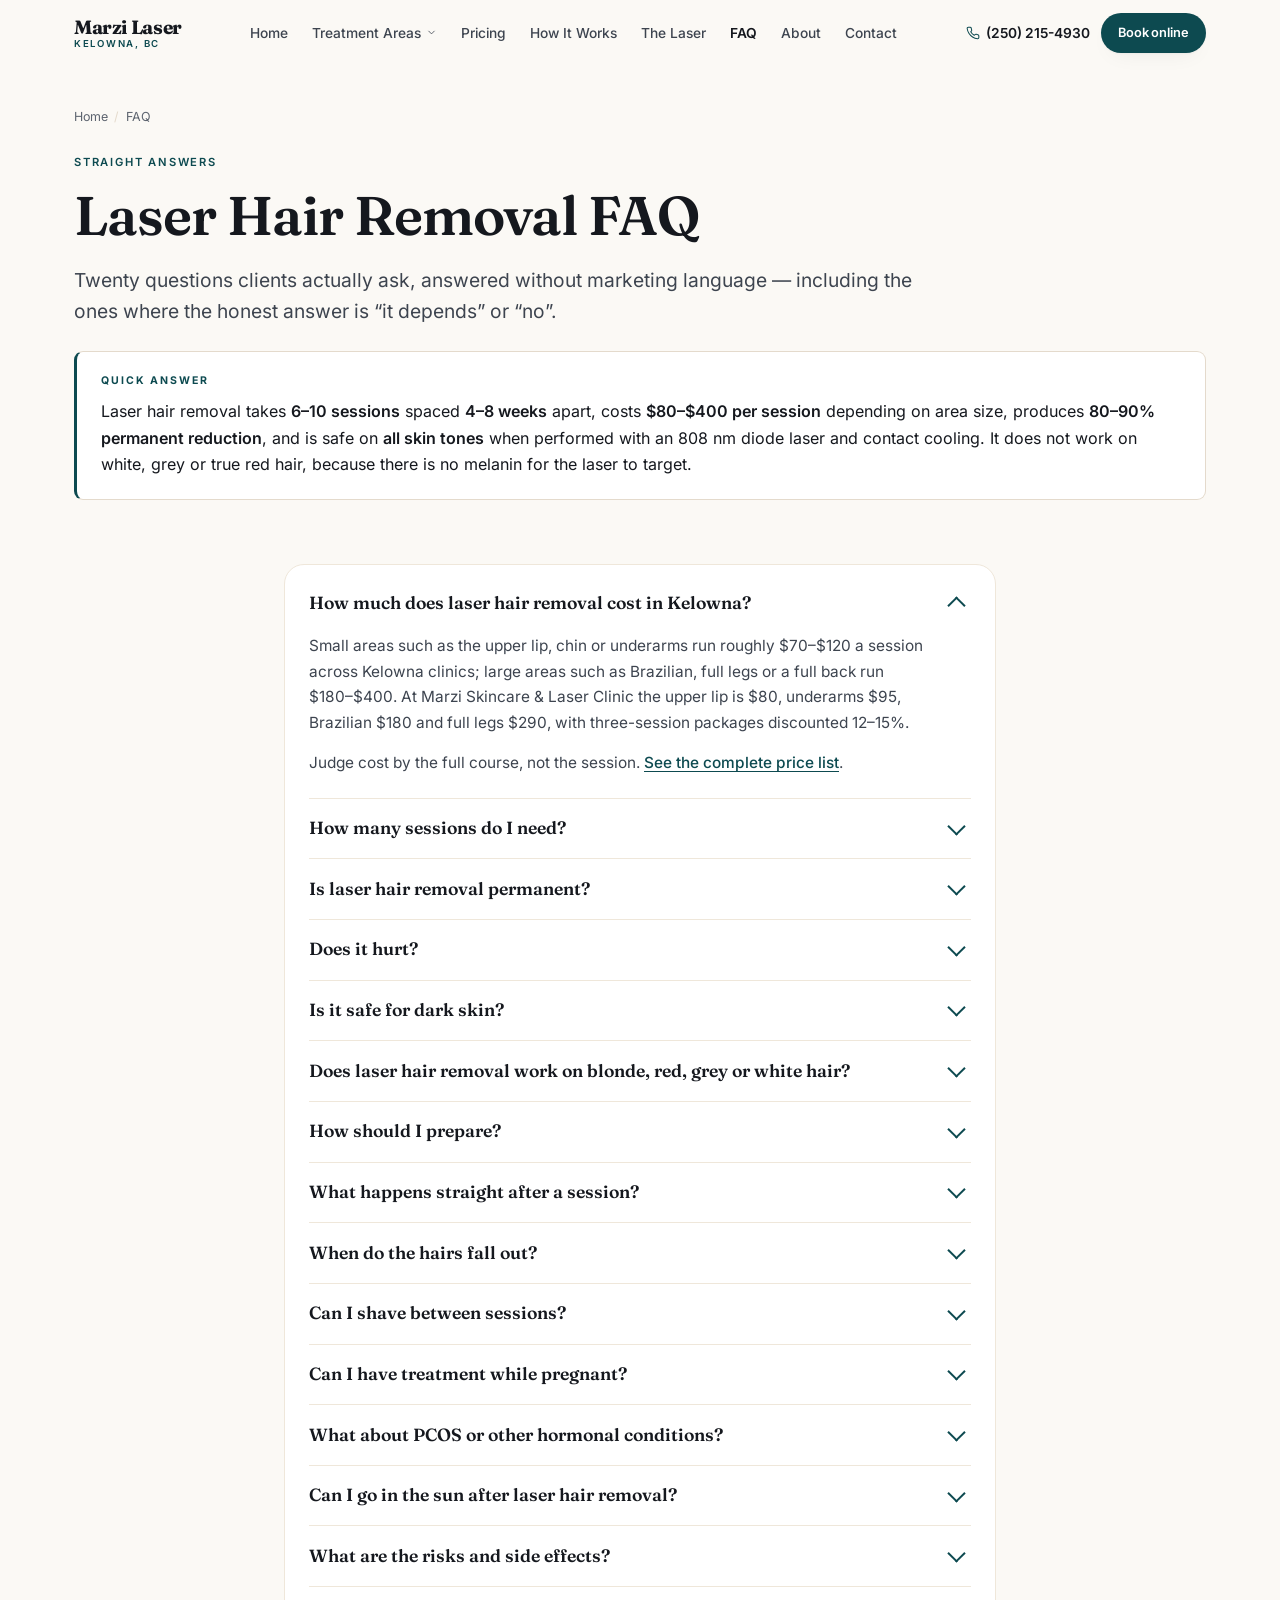
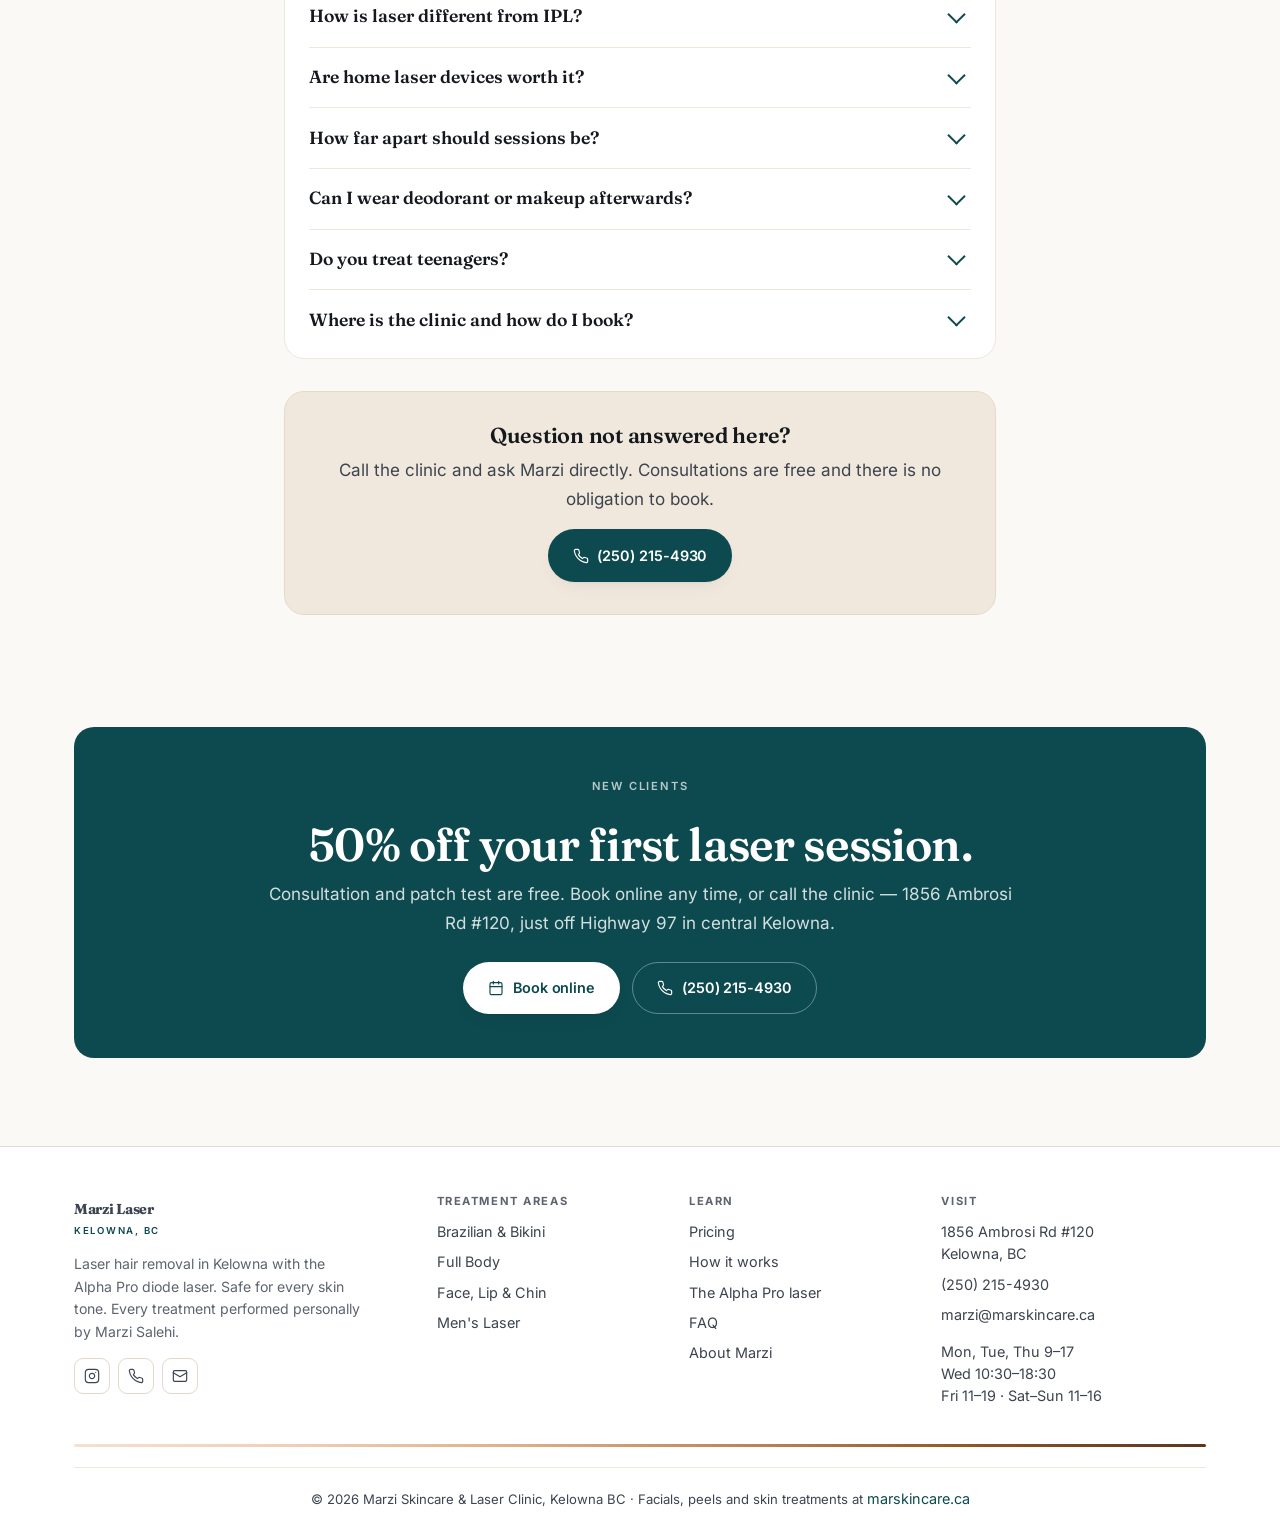
<file: faq.html>
<!DOCTYPE html>
<html lang="en-CA">
<head>
<meta charset="utf-8">
<meta name="viewport" content="width=device-width,initial-scale=1">
<title>Laser Hair Removal FAQ | Kelowna Clinic Answers 20 Questions</title>
<meta name="description" content="Straight answers on laser hair removal cost, pain, session counts, dark skin safety, hormonal hair and aftercare, from a Kelowna clinic with 22+ years experience.">
<link rel="canonical" href="https://lagom.bond/faq">
<meta name="robots" content="index,follow,max-image-preview:large,max-snippet:-1,max-video-preview:-1">
<meta name="theme-color" content="#FBF9F5">
<meta name="geo.region" content="CA-BC">
<meta name="geo.placename" content="Kelowna, British Columbia">
<meta name="geo.position" content="49.8809093;-119.4501528">
<meta name="ICBM" content="49.8809093, -119.4501528">
<meta property="og:type" content="website">
<meta property="og:locale" content="en_CA">
<meta property="og:site_name" content="Marzi Laser Kelowna">
<meta property="og:title" content="Laser Hair Removal FAQ | Kelowna Clinic Answers 20 Questions">
<meta property="og:description" content="Straight answers on laser hair removal cost, pain, session counts, dark skin safety, hormonal hair and aftercare, from a Kelowna clinic with 22+ years experience.">
<meta property="og:url" content="https://lagom.bond/faq">
<meta property="og:image" content="https://marskincare.ca/wp-content/uploads/2026/03/Natural-beauty-with-Monstera-leaf.png.webp">
<meta name="twitter:card" content="summary_large_image">
<meta name="twitter:title" content="Laser Hair Removal FAQ | Kelowna Clinic Answers 20 Questions">
<meta name="twitter:description" content="Straight answers on laser hair removal cost, pain, session counts, dark skin safety, hormonal hair and aftercare, from a Kelowna clinic with 22+ years experience.">
<meta name="twitter:image" content="https://marskincare.ca/wp-content/uploads/2026/03/Natural-beauty-with-Monstera-leaf.png.webp">
<link rel="preconnect" href="https://marskincare.ca" crossorigin>
<link rel="preload" href="/assets/fonts/inter.woff2" as="font" type="font/woff2" crossorigin>
<link rel="preload" href="/assets/fonts/fraunces.woff2" as="font" type="font/woff2" crossorigin>
<link rel="icon" href="/assets/img/favicon.svg" type="image/svg+xml">
<style>/* ==========================================================================
   Marzi Laser — Kelowna
   Direction: warm clinical. Light, photographic, medically credible.
   Signature: the Fitzpatrick spectrum — the clinic's actual differentiator
   (it treats all six skin types) used as the brand's structural device.
   ========================================================================== */

@font-face{font-family:'Fraunces';font-style:normal;font-display:swap;font-weight:300 900;
  src:url(/assets/fonts/fraunces.woff2) format('woff2');
  unicode-range:U+0000-00FF,U+0131,U+0152-0153,U+02BB-02BC,U+02C6,U+02DA,U+02DC,U+2000-206F,U+2074,U+20AC,U+2122,U+2191,U+2193,U+2212,U+2215,U+FEFF,U+FFFD}
@font-face{font-family:'InterVar';font-style:normal;font-display:swap;font-weight:100 900;
  src:url(/assets/fonts/inter.woff2) format('woff2');
  unicode-range:U+0000-00FF,U+0131,U+0152-0153,U+02BB-02BC,U+02C6,U+02DA,U+02DC,U+2000-206F,U+2074,U+20AC,U+2122,U+2191,U+2193,U+2212,U+2215,U+FEFF,U+FFFD}

:root{
  --bone:#FBF9F5;
  --bone-2:#F5F1E9;
  --sand:#F0E8DC;
  --white:#FFFFFF;

  --ink:#15181E;
  --ink-2:#3D444F;
  --ink-3:#5D646F;

  --petrol:#0D4A50;
  --petrol-deep:#063337;
  --petrol-tint:#E4EEEC;

  --line:#E4DACC;
  --line-soft:#EFE7DA;

  /* Fitzpatrick spectrum — the signature palette, taken from the scale itself */
  --fp1:#F7E0D0; --fp2:#EFCEB4; --fp3:#DBAE87;
  --fp4:#BC8354; --fp5:#8D5524; --fp6:#5A3620;

  --serif:'Fraunces',ui-serif,Georgia,serif;
  --sans:'InterVar',-apple-system,BlinkMacSystemFont,'Segoe UI',Roboto,sans-serif;
  --ease:cubic-bezier(.22,1,.36,1);
  --r-lg:20px; --r-md:14px; --r-sm:9px;
  --maxw:1180px;
  --shadow:0 1px 2px rgba(21,24,30,.04),0 8px 24px -12px rgba(21,24,30,.10);
  --shadow-lift:0 2px 4px rgba(21,24,30,.05),0 18px 40px -18px rgba(21,24,30,.18);
}

*{margin:0;padding:0;box-sizing:border-box}
html{scroll-behavior:smooth;scroll-padding-top:5.5rem;-webkit-text-size-adjust:100%}
body{font-family:var(--sans);background:var(--bone);color:var(--ink);line-height:1.6;
  -webkit-font-smoothing:antialiased;overflow-x:hidden;font-size:17px}
::selection{background:var(--petrol);color:#fff}
img{max-width:100%;display:block}

/* Type */
h1,h2,h3,h4,.serif{font-family:var(--serif);font-weight:600;letter-spacing:-.018em;line-height:1.1;color:var(--ink)}
h1{font-size:clamp(2.5rem,5.2vw,4.25rem);margin-bottom:1.25rem}
h2{font-size:clamp(1.95rem,3.6vw,3rem);margin-bottom:.9rem}
h3{font-size:1.35rem;margin-bottom:.5rem;letter-spacing:-.012em}
h4{font-size:1.05rem;margin-bottom:.4rem}
p{color:var(--ink-2);line-height:1.7}
p+p{margin-top:.9rem}
strong{font-weight:600;color:var(--ink)}
a{color:inherit;text-decoration:none;transition:color .25s var(--ease)}

.eyebrow{display:inline-flex;align-items:center;gap:.5rem;font-size:.7rem;font-weight:600;
  letter-spacing:.16em;text-transform:uppercase;color:var(--petrol);margin-bottom:.85rem}
.lede{font-size:1.2rem;color:var(--ink-2);line-height:1.6;font-weight:400}
.muted{color:var(--ink-3);font-size:.88rem;line-height:1.6}

.prose p,.prose li{color:var(--ink-2)}
.prose h2{margin-top:2.75rem}
.prose h3{margin-top:1.9rem;color:var(--petrol);font-size:1.2rem}
.prose h2:first-child,.prose h3:first-child{margin-top:0}
.prose ul,.prose ol{padding-left:1.15rem;margin:.9rem 0}
.prose li{margin-bottom:.5rem;line-height:1.65}
.prose li::marker{color:var(--petrol)}
.prose a{color:var(--petrol);text-decoration:underline;text-decoration-thickness:1px;text-underline-offset:3px;font-weight:500}
.prose a:hover{color:var(--petrol-deep)}

/* Layout */
.container{max-width:var(--maxw);margin:0 auto;padding:0 1.5rem}
.narrow{max-width:760px}
section{padding:4.5rem 0}
section.tight{padding:2.5rem 0}
.sec-head{max-width:640px;margin-bottom:2.75rem}
.sec-head.center{margin-left:auto;margin-right:auto;text-align:center}
.grid-2{display:grid;grid-template-columns:1fr 1fr;gap:3rem;align-items:start}
.grid-2.center{align-items:center}
.grid-3{display:grid;grid-template-columns:repeat(3,1fr);gap:1.25rem}
.grid-4{display:grid;grid-template-columns:repeat(4,1fr);gap:1rem}
.mt-1{margin-top:1rem}.mt-2{margin-top:1.75rem}.mt-3{margin-top:2.75rem}
.text-center{text-align:center}

/* SIGNATURE: Fitzpatrick spectrum rule */
.spectrum{height:3px;width:100%;border-radius:2px;border:0;
  background:linear-gradient(90deg,var(--fp1) 0%,var(--fp2) 20%,var(--fp3) 40%,var(--fp4) 60%,var(--fp5) 80%,var(--fp6) 100%)}
.spectrum-label{display:flex;align-items:center;gap:.85rem;margin:2.5rem 0;
  font-size:.68rem;letter-spacing:.16em;text-transform:uppercase;color:var(--ink-3);font-weight:600}
.spectrum-label .spectrum{flex:1}

/* Buttons */
.btn{display:inline-flex;align-items:center;justify-content:center;gap:.55rem;
  padding:.85rem 1.5rem;border-radius:100px;font-size:.9rem;font-weight:600;
  font-family:var(--sans);cursor:pointer;border:1px solid transparent;
  transition:background .25s var(--ease),color .25s var(--ease),border-color .25s var(--ease),transform .25s var(--ease),box-shadow .25s var(--ease);
  min-height:46px;letter-spacing:-.005em;white-space:nowrap}
.btn svg{width:16px;height:16px;flex-shrink:0}
.btn-primary{background:var(--petrol);color:#fff;box-shadow:var(--shadow)}
.btn-primary:hover{background:var(--petrol-deep);transform:translateY(-1px);box-shadow:var(--shadow-lift)}
.btn-ghost{background:transparent;color:var(--ink);border-color:var(--line)}
.btn-ghost:hover{border-color:var(--petrol);color:var(--petrol);background:var(--petrol-tint)}
.btn-light{background:var(--white);color:var(--petrol);box-shadow:var(--shadow)}
.btn-light:hover{transform:translateY(-1px);box-shadow:var(--shadow-lift)}
.btn-sm{padding:.55rem 1rem;font-size:.8rem;min-height:38px}
.btn-block{width:100%}

/* Cards */
.card{background:var(--white);border:1px solid var(--line-soft);border-radius:var(--r-lg);
  padding:1.75rem;transition:border-color .3s var(--ease),box-shadow .3s var(--ease),transform .3s var(--ease);
  display:flex;flex-direction:column;height:100%}
a.card:hover{border-color:var(--petrol);box-shadow:var(--shadow-lift);transform:translateY(-2px)}
.card h3{margin-bottom:.4rem}
.card p{font-size:.95rem;line-height:1.6}
.card-foot{margin-top:auto;padding-top:1.1rem;border-top:1px solid var(--line-soft);
  display:flex;justify-content:space-between;align-items:center;gap:.75rem;flex-wrap:wrap}
.card-meta{font-size:.82rem;color:var(--ink-3);font-weight:500}
.card-go{font-size:.82rem;font-weight:600;color:var(--petrol);display:inline-flex;align-items:center;gap:.35rem}
.card-go svg{width:13px;height:13px;transition:transform .25s var(--ease)}
a.card:hover .card-go svg{transform:translateX(3px)}
.card-icon{width:38px;height:38px;border-radius:10px;background:var(--petrol-tint);
  display:flex;align-items:center;justify-content:center;color:var(--petrol);margin-bottom:.9rem}
.card-icon svg{width:18px;height:18px}
.panel{background:var(--white);border:1px solid var(--line-soft);border-radius:var(--r-lg);padding:2rem}
.panel-sand{background:var(--sand);border-color:var(--line)}
.sticky-col{position:sticky;top:5.5rem}

/* Skip / focus */
.skip{position:absolute;left:1rem;top:-60px;z-index:999;background:var(--petrol);color:#fff;
  padding:.7rem 1.1rem;border-radius:0 0 10px 10px;font-size:.85rem;font-weight:600;transition:top .25s var(--ease)}
.skip:focus{top:0}
:focus-visible{outline:2px solid var(--petrol);outline-offset:3px;border-radius:4px}

/* Nav */
.nav{position:sticky;top:0;z-index:100;background:rgba(251,249,245,.88);
  backdrop-filter:saturate(180%) blur(14px);-webkit-backdrop-filter:saturate(180%) blur(14px);
  border-bottom:1px solid transparent;transition:border-color .3s var(--ease)}
.nav.stuck{border-bottom-color:var(--line)}
.nav-in{display:flex;align-items:center;justify-content:space-between;gap:1rem;height:66px}
.brand{font-family:var(--serif);font-size:1.2rem;font-weight:700;letter-spacing:-.02em;line-height:1.05;color:var(--ink);white-space:nowrap}
.brand em{display:block;font-size:.6rem;font-family:var(--sans);font-style:normal;font-weight:600;
  letter-spacing:.18em;text-transform:uppercase;color:var(--petrol);margin-top:2px}
.nav-links{display:flex;align-items:center;gap:1.5rem}
.nav-links>a,.drop>button{font-size:.86rem;font-weight:500;color:var(--ink-2);background:none;border:0;
  font-family:var(--sans);cursor:pointer;display:inline-flex;align-items:center;gap:.3rem;padding:.4rem 0}
.nav-links>a:hover,.drop>button:hover{color:var(--petrol)}
.nav-links>a[aria-current=page]{color:var(--ink);font-weight:600}
.drop{position:relative}
.drop svg{width:11px;height:11px;transition:transform .25s var(--ease)}
.drop:hover svg,.drop:focus-within svg{transform:rotate(180deg)}
.drop-menu{position:absolute;top:calc(100% + 6px);left:50%;transform:translateX(-50%) translateY(6px);
  background:var(--white);border:1px solid var(--line);border-radius:var(--r-md);
  box-shadow:var(--shadow-lift);padding:.4rem;min-width:260px;
  opacity:0;visibility:hidden;transition:all .25s var(--ease)}
.drop:hover .drop-menu,.drop:focus-within .drop-menu{opacity:1;visibility:visible;transform:translateX(-50%) translateY(0)}
.drop-menu a{display:block;padding:.6rem .75rem;border-radius:9px;font-size:.88rem;color:var(--ink-2);font-weight:500}
.drop-menu a:hover{background:var(--petrol-tint);color:var(--petrol)}
.nav-right{display:flex;align-items:center;gap:.65rem}
.nav-tel{font-size:.86rem;font-weight:600;color:var(--ink);white-space:nowrap;display:inline-flex;align-items:center;gap:.4rem}
.nav-tel svg{width:14px;height:14px;color:var(--petrol)}
.burger{display:none;width:42px;height:42px;border-radius:10px;border:1px solid var(--line);
  background:var(--white);cursor:pointer;align-items:center;justify-content:center;color:var(--ink)}
.burger svg{width:18px;height:18px}
.sheet{display:none;position:fixed;inset:0;z-index:99;background:var(--bone);padding:5.5rem 1.5rem 2rem;overflow-y:auto}
.sheet.open{display:block}
.sheet a{display:block;padding:.95rem .25rem;font-size:1.05rem;font-weight:500;
  color:var(--ink);border-bottom:1px solid var(--line-soft);font-family:var(--serif)}
.sheet .btn{margin-top:1.5rem;border-bottom:0}

/* Hero */
.hero{padding:3.5rem 0 3rem}
.hero-grid{display:grid;grid-template-columns:1.02fr .98fr;gap:3.5rem;align-items:center}
.pill{display:inline-flex;align-items:center;gap:.45rem;padding:.4rem .85rem;border-radius:100px;
  background:var(--petrol-tint);color:var(--petrol);font-size:.74rem;font-weight:600;
  letter-spacing:.04em;margin-bottom:1.1rem}
.pill svg{width:13px;height:13px}
.hero p.lede{max-width:34em}
.hero-cta{display:flex;gap:.75rem;flex-wrap:wrap;margin:1.75rem 0 1.5rem}
.hero-tags{display:flex;flex-wrap:wrap;gap:.5rem}
.tag{display:inline-flex;align-items:center;gap:.35rem;padding:.4rem .8rem;border-radius:100px;
  background:var(--white);border:1px solid var(--line);font-size:.78rem;color:var(--ink-2);font-weight:500}
.tag svg{width:12px;height:12px;color:var(--petrol)}
.hero-media{position:relative;border-radius:var(--r-lg);overflow:hidden;background:var(--sand);
  box-shadow:var(--shadow-lift);aspect-ratio:4/5}
.hero-media img{width:100%;height:100%;object-fit:cover;object-position:center 22%}
.hero-badge{position:absolute;left:1rem;right:1rem;bottom:1rem;background:rgba(255,255,255,.94);
  backdrop-filter:blur(8px);border-radius:var(--r-md);padding:.85rem 1rem;
  display:flex;align-items:center;justify-content:space-between;gap:1rem}
.hero-badge b{font-family:var(--serif);font-size:1rem;font-weight:600;display:block;line-height:1.2}
.hero-badge span{font-size:.74rem;color:var(--ink-3)}

.phero{padding:2.5rem 0 2rem}
.phero h1{font-size:clamp(2.1rem,4.4vw,3.4rem)}
.phero .lede{max-width:44em}

/* Stats */
.stats{display:grid;grid-template-columns:repeat(4,1fr);gap:1rem}
.stat{text-align:center;padding:1.25rem .75rem;background:var(--white);border:1px solid var(--line-soft);border-radius:var(--r-md)}
.stat b{display:block;font-family:var(--serif);font-size:2rem;font-weight:600;color:var(--petrol);line-height:1}
.stat span{display:block;font-size:.72rem;text-transform:uppercase;letter-spacing:.1em;color:var(--ink-3);margin-top:.4rem;font-weight:600}

/* Answer block (AEO) */
.answer{background:var(--white);border:1px solid var(--line);border-left:3px solid var(--petrol);
  border-radius:var(--r-sm);padding:1.35rem 1.5rem;margin:1.5rem 0}
.answer .lbl{display:block;font-size:.66rem;letter-spacing:.18em;text-transform:uppercase;
  color:var(--petrol);font-weight:700;margin-bottom:.5rem}
.answer p{color:var(--ink);font-size:1rem;line-height:1.65}

/* Breadcrumbs */
.crumbs{font-size:.78rem;color:var(--ink-3);margin-bottom:1.25rem}
.crumbs ol{list-style:none;display:flex;flex-wrap:wrap;gap:.4rem;align-items:center}
.crumbs a:hover{color:var(--petrol)}
.crumbs li+li::before{content:'/';margin-right:.4rem;color:var(--line)}

/* Steps */
.steps{display:flex;flex-direction:column;gap:.75rem}
.step{display:flex;gap:1.1rem;padding:1.35rem;background:var(--white);
  border:1px solid var(--line-soft);border-radius:var(--r-md);align-items:flex-start}
.step-n{font-family:var(--serif);font-size:1.3rem;font-weight:600;color:var(--petrol);
  min-width:1.9rem;line-height:1.2;font-variant-numeric:tabular-nums}
.step h3{font-size:1.08rem;margin-bottom:.25rem}
.step p{font-size:.94rem;margin:0;line-height:1.6}

/* Tables */
.tw{overflow-x:auto;-webkit-overflow-scrolling:touch;border-radius:var(--r-md)}
table.t{width:100%;border-collapse:collapse;min-width:460px;font-size:.94rem}
table.t caption{text-align:left;padding:0 0 .85rem;color:var(--ink-3);font-size:.84rem}
table.t th,table.t td{padding:.8rem .9rem;text-align:left;border-bottom:1px solid var(--line-soft)}
table.t thead th{font-size:.68rem;text-transform:uppercase;letter-spacing:.12em;color:var(--ink-3);
  font-weight:700;border-bottom:1px solid var(--line)}
table.t td{color:var(--ink-2)}
table.t td:first-child{color:var(--ink);font-weight:500}
table.t td.n{font-family:var(--serif);font-size:1.02rem;font-weight:600;color:var(--petrol);white-space:nowrap}
table.t tbody tr:last-child td{border-bottom:0}
table.t tbody tr:hover{background:var(--bone-2)}

/* FAQ */
.faq{background:var(--white);border:1px solid var(--line-soft);border-radius:var(--r-lg);padding:.5rem 1.5rem}
.fq{border-bottom:1px solid var(--line-soft)}
.fq:last-child{border-bottom:0}
.fq-q{width:100%;text-align:left;background:none;border:0;cursor:pointer;padding:1.15rem 2.5rem 1.15rem 0;
  font-family:var(--serif);font-size:1.1rem;font-weight:600;color:var(--ink);position:relative;line-height:1.3}
.fq-q:hover{color:var(--petrol)}
.fq-q::after{content:'';position:absolute;right:.5rem;top:50%;width:11px;height:11px;
  border-right:2px solid var(--petrol);border-bottom:2px solid var(--petrol);
  transform:translateY(-70%) rotate(45deg);transition:transform .3s var(--ease)}
.fq-q[aria-expanded=true]::after{transform:translateY(-30%) rotate(225deg)}
.fq-a{max-height:0;overflow:hidden;transition:max-height .4s var(--ease)}
.fq-a>div{padding:0 2.5rem 1.35rem 0}
.fq-a p{font-size:.96rem;line-height:1.68}
.fq-a a{color:var(--petrol);text-decoration:underline;text-underline-offset:3px;font-weight:500}

/* Skin type selector (signature interactive) */
.fp-grid{display:grid;grid-template-columns:repeat(6,1fr);gap:.4rem;margin:1.1rem 0}
.fp{border:1px solid var(--line);border-radius:var(--r-sm);background:var(--white);cursor:pointer;
  padding:.45rem .3rem;text-align:center;font-size:.66rem;font-weight:700;color:var(--ink-3);
  font-family:var(--sans);letter-spacing:.06em;transition:all .25s var(--ease)}
.fp i{display:block;height:34px;border-radius:6px;margin-bottom:.4rem;font-style:normal}
.fp:hover{border-color:var(--petrol);color:var(--petrol)}
.fp[aria-selected=true]{border-color:var(--petrol);border-width:2px;color:var(--petrol);background:var(--petrol-tint)}
.fp-out{background:var(--bone-2);border:1px solid var(--line-soft);border-radius:var(--r-md);
  padding:1rem 1.1rem;min-height:96px}
.fp-out b{font-family:var(--serif);font-size:1.05rem;display:block;margin-bottom:.2rem;color:var(--ink)}
.fp-out p{font-size:.9rem;margin:0;line-height:1.6}

/* Checks */
.checks{list-style:none;display:flex;flex-direction:column;gap:.65rem}
.checks li{display:flex;gap:.7rem;align-items:flex-start;color:var(--ink-2);font-size:.96rem;line-height:1.6}
.checks svg{width:15px;height:15px;color:var(--petrol);flex-shrink:0;margin-top:.25rem}

/* CTA band */
.band{background:var(--petrol);color:#fff;border-radius:var(--r-lg);padding:2.75rem 2rem;text-align:center}
.band h2{color:#fff;margin-bottom:.6rem}
.band p{color:rgba(255,255,255,.82);max-width:44em;margin:0 auto 1.5rem}
.band .eyebrow{color:rgba(255,255,255,.7)}
.band-cta{display:flex;gap:.75rem;justify-content:center;flex-wrap:wrap}

/* Contact tiles */
.tile{background:var(--white);border:1px solid var(--line-soft);border-radius:var(--r-md);
  padding:1.5rem 1.25rem;text-align:center;transition:all .3s var(--ease);display:block}
a.tile:hover{border-color:var(--petrol);box-shadow:var(--shadow-lift);transform:translateY(-2px)}
.tile svg{width:20px;height:20px;color:var(--petrol);margin:0 auto .6rem}
.tile .lbl{font-size:.68rem;text-transform:uppercase;letter-spacing:.13em;color:var(--ink-3);font-weight:600;margin-bottom:.3rem}
.tile b{font-size:.98rem;font-weight:600;line-height:1.4;display:block}

.map{border:0;width:100%;height:340px;border-radius:var(--r-lg);display:block;background:var(--sand)}

/* Forms */
.fld{margin-bottom:1rem}
.fld label{display:block;font-size:.78rem;font-weight:600;color:var(--ink);margin-bottom:.4rem}
.fld input,.fld select,.fld textarea{width:100%;background:var(--white);border:1px solid var(--line);color:var(--ink);
  padding:.75rem .9rem;font-size:.95rem;border-radius:var(--r-sm);font-family:var(--sans);
  outline:none;transition:border-color .2s var(--ease),box-shadow .2s var(--ease);min-height:46px}
.fld textarea{resize:vertical;min-height:110px}
.fld input:focus,.fld select:focus,.fld textarea:focus{border-color:var(--petrol);box-shadow:0 0 0 3px var(--petrol-tint)}
.fld input::placeholder,.fld textarea::placeholder{color:var(--ink-3)}
.hint{font-size:.78rem;color:var(--ink-3);margin-top:.35rem}

/* Footer */
.foot{background:var(--white);border-top:1px solid var(--line);padding:3rem 0 1.5rem;margin-top:3rem}
.foot-grid{display:grid;grid-template-columns:1.5fr 1fr 1fr 1.2fr;gap:2rem;margin-bottom:2.25rem}
.foot h3{font-family:var(--sans);font-size:.7rem;text-transform:uppercase;letter-spacing:.14em;
  color:var(--ink-3);margin-bottom:.85rem;font-weight:700}
.foot ul{list-style:none;display:flex;flex-direction:column;gap:.5rem}
.foot a,.foot li{font-size:.9rem;color:var(--ink-2);line-height:1.55}
.foot a:hover{color:var(--petrol)}
.foot-social{display:flex;gap:.5rem;margin-top:.9rem}
.foot-social a{width:36px;height:36px;border-radius:9px;border:1px solid var(--line);
  display:flex;align-items:center;justify-content:center;color:var(--ink-2)}
.foot-social a:hover{border-color:var(--petrol);color:var(--petrol)}
.foot-social svg{width:16px;height:16px}
.foot-bot{border-top:1px solid var(--line-soft);padding-top:1.25rem;font-size:.82rem;color:var(--ink-3);text-align:center}
.foot-bot a{color:var(--petrol)}

/* Sticky mobile bar */
.bar{display:none;position:fixed;bottom:0;left:0;right:0;z-index:95;background:rgba(255,255,255,.96);
  backdrop-filter:blur(12px);border-top:1px solid var(--line);padding:.6rem .75rem;gap:.5rem;
  padding-bottom:calc(.6rem + env(safe-area-inset-bottom))}
.bar .btn{flex:1;font-size:.82rem;padding:.7rem .5rem}

/* Reveal */
.rv{opacity:0;transform:translateY(18px);transition:opacity .7s var(--ease),transform .7s var(--ease)}
.rv.on{opacity:1;transform:none}
.d1{transition-delay:.08s}.d2{transition-delay:.16s}.d3{transition-delay:.24s}

.sr{position:absolute;width:1px;height:1px;padding:0;margin:-1px;overflow:hidden;clip:rect(0,0,0,0);white-space:nowrap;border:0}

/* Responsive */
@media(max-width:1000px){
  .nav-links{gap:1.1rem}.nav-links>a,.drop>button{font-size:.8rem}
  .foot-grid{grid-template-columns:1fr 1fr}
}
@media(max-width:880px){
  .nav-links,.nav-tel{display:none}
  .burger{display:flex}
  .hero-grid,.grid-2{grid-template-columns:1fr;gap:2rem}
  .grid-3{grid-template-columns:1fr}
  .grid-4,.stats{grid-template-columns:1fr 1fr}
  .hero{padding:2rem 0}
  .hero-media{aspect-ratio:3/2}
  section{padding:3rem 0}
  .bar{display:flex}
  body{padding-bottom:66px}
  .sticky-col{position:static}
}
@media(max-width:560px){
  body{font-size:16px}
  .foot-grid{grid-template-columns:1fr;gap:1.5rem}
  .fp-grid{grid-template-columns:repeat(3,1fr)}
  .hero-cta{flex-direction:column}
  .hero-cta .btn{width:100%}
  .band{padding:2rem 1.25rem}
  .faq{padding:.25rem 1.1rem}
  .panel{padding:1.35rem}
}
@media(prefers-reduced-motion:reduce){
  *,*::before,*::after{animation-duration:.01ms!important;transition-duration:.01ms!important;scroll-behavior:auto!important}
  .rv{opacity:1;transform:none}
}
@media print{
  .nav,.bar,.sheet,.band{display:none!important}
  body{background:#fff;font-size:11pt}
  .card,.panel,.faq{border:1px solid #ccc;box-shadow:none;break-inside:avoid}
  .fq-a{max-height:none!important}
}
</style>
<script type="application/ld+json">{"@context":"https://schema.org","@type":"FAQPage","mainEntity":[{"@type":"Question","name":"How much does laser hair removal cost in Kelowna?","acceptedAnswer":{"@type":"Answer","text":"Small areas such as the upper lip, chin or underarms run roughly $70\u2013$120 a session across Kelowna clinics; large areas such as Brazilian, full legs or a full back run $180\u2013$400. At Marzi Skincare & Laser Clinic the upper lip is $80, underarms $95, Brazilian $180 and full legs $290, with three-session packages discounted 12\u201315%. Judge cost by the full course, not the session. See the complete price list."}},{"@type":"Question","name":"How many sessions do I need?","acceptedAnswer":{"@type":"Answer","text":"Six to ten for most areas, spaced four to eight weeks apart. Coarse dark hair on underarms and bikini clears fastest; fine facial hair and hormone-driven growth need more."}},{"@type":"Question","name":"Is laser hair removal permanent?","acceptedAnswer":{"@type":"Answer","text":"The accurate term is permanent hair reduction. Properly treated follicles are destroyed and do not regrow. But hormones can activate follicles that were dormant during your course, which is why most people book one or two maintenance sessions a year afterwards. Expect 80\u201390% density reduction, with remaining regrowth finer and lighter."}},{"@type":"Question","name":"Does it hurt?","acceptedAnswer":{"@type":"Answer","text":"Most people describe a warm snap rather than pain. The sapphire cooling tip chills the skin before and after each pulse, and continuous motion passes spread the sensation out rather than concentrating it. Underarms and Brazilian are the most sensitive; arms and legs are usually very comfortable. Nearly everyone finds it easier than waxing."}},{"@type":"Question","name":"Is it safe for dark skin?","acceptedAnswer":{"@type":"Answer","text":"Yes. The Alpha Pro is an 808&nbsp;nm diode laser with contact cooling, safe across Fitzpatrick I\u2013VI including brown and Black skin. Deeper tones are treated with lower fluence and longer pulse widths. A patch test is performed on every new client. More on the technology."}},{"@type":"Question","name":"Does laser hair removal work on blonde, red, grey or white hair?","acceptedAnswer":{"@type":"Answer","text":"Not reliably, on any machine. Lasers target melanin, and these hair colours contain little or none \u2014 there is nothing for the energy to be absorbed by. Dark blonde and light brown hair often responds partially over a longer course. Any clinic promising results on white or grey hair is misrepresenting the physics."}},{"@type":"Question","name":"How should I prepare?","acceptedAnswer":{"@type":"Answer","text":"Shave 12\u201324 hours before. No waxing, plucking, threading or epilating for two weeks beforehand. Arrive with clean skin \u2014 no lotion, deodorant, makeup or self-tanner on the area. Avoid sun and tanning beds for two weeks, and mention any photosensitising medication."}},{"@type":"Question","name":"What happens straight after a session?","acceptedAnswer":{"@type":"Answer","text":"Mild redness and small raised bumps around each follicle for a few hours \u2014 that reaction means the energy was absorbed. Avoid saunas, hot tubs, hot yoga and intense exercise for 24 hours. Use a fragrance-free moisturiser and SPF 30+ on exposed areas for two weeks."}},{"@type":"Question","name":"When do the hairs fall out?","acceptedAnswer":{"@type":"Answer","text":"Seven to twenty-one days after each session. It looks like regrowth but is the follicle shedding the dead shaft. Gentle exfoliation helps clear them."}},{"@type":"Question","name":"Can I shave between sessions?","acceptedAnswer":{"@type":"Answer","text":"Yes \u2014 shaving is the only hair removal method you should use during a course. It cuts at the surface and leaves the root intact. Waxing, plucking, threading and epilating all remove the target the laser needs."}},{"@type":"Question","name":"Can I have treatment while pregnant?","acceptedAnswer":{"@type":"Answer","text":"Most clinics, including this one, decline to treat during pregnancy. There is no evidence of harm, but there is also no research establishing safety, and pregnancy hormones cause hair changes that will reverse afterwards anyway \u2014 so a course started now would partly be wasted. Breastfeeding is generally fine outside the chest area; mention it at your consultation."}},{"@type":"Question","name":"What about PCOS or other hormonal conditions?","acceptedAnswer":{"@type":"Answer","text":"Laser works, but it is managing an ongoing process rather than finishing a fixed job. Expect a longer initial course, often 10\u201312 sessions, and maintenance every three to four months. The reduction in density and coarseness is still substantial. More on hormonal facial hair."}},{"@type":"Question","name":"Can I go in the sun after laser hair removal?","acceptedAnswer":{"@type":"Answer","text":"Keep treated areas out of direct sun for two weeks either side of a session, and use SPF 30+ on anything exposed. Recently treated skin is more prone to pigment change, and a fresh tan alters the settings that are safe for your next session. Self-tanner should be avoided for the whole course."}},{"@type":"Question","name":"What are the risks and side effects?","acceptedAnswer":{"@type":"Answer","text":"Common and temporary: redness, mild swelling around follicles, a sensation like sunburn for a few hours. Uncommon: blistering, temporary darkening or lightening of the skin, usually where sun exposure or incorrect settings were involved. Rare: scarring, or paradoxical hair growth on fine facial hair. Risk drops sharply with correct wavelength selection, adequate cooling, a patch test and an experienced operator."}},{"@type":"Question","name":"How is laser different from IPL?","acceptedAnswer":{"@type":"Answer","text":"A laser emits one coherent wavelength; IPL emits broad-spectrum light through a filter. The diode concentrates all its energy where it is useful, reaches the follicle at depth, and can be run safely on dark skin. IPL scatters energy, needs more sessions, and carries higher risk beyond Fitzpatrick III."}},{"@type":"Question","name":"Are home laser devices worth it?","acceptedAnswer":{"@type":"Answer","text":"As maintenance, sometimes. As a replacement for clinical treatment, no. Home units are capped at fluences under about 10 J/cm\u00b2 for safety, against 40+ on a clinical diode. That is not enough energy to permanently disable a coarse follicle, which is why they require indefinite ongoing use."}},{"@type":"Question","name":"How far apart should sessions be?","acceptedAnswer":{"@type":"Answer","text":"Face and neck every four weeks; underarms and bikini every five to six; arms, legs, back and chest every six to eight. Booking sooner than the area's cycle wastes a session on follicles that have not re-entered the growth phase."}},{"@type":"Question","name":"Can I wear deodorant or makeup afterwards?","acceptedAnswer":{"@type":"Answer","text":"Wait 24 hours before deodorant on treated underarms \u2014 the alcohol and aluminium salts sting on reactive skin. Mineral makeup is usually fine after a few hours if you need it, though bare skin for the first evening is better."}},{"@type":"Question","name":"Do you treat teenagers?","acceptedAnswer":{"@type":"Answer","text":"Yes, with parental consent and a consultation first. Laser is often recommended for teenagers with severe ingrown hairs or hair growth causing genuine distress. Because hormone levels are still changing, results may need topping up in the early twenties, and that is explained up front."}},{"@type":"Question","name":"Where is the clinic and how do I book?","acceptedAnswer":{"@type":"Answer","text":"Marzi Skincare & Laser Clinic is at 1856 Ambrosi Rd&nbsp;#120, Kelowna, BC \u2014 central, just off Highway&nbsp;97 near Orchard Park Mall, with free on-site parking. Book online through Vagaro, call (250) 215-4930 or email marzi@marskincare.ca. The consultation is free and takes about fifteen minutes. Hours and directions."}}]}</script>
</head>
<body>
<a href="#main" class="skip">Skip to content</a>
<svg xmlns="http://www.w3.org/2000/svg" style="display:none" aria-hidden="true"><symbol id="i-phone" viewBox="0 0 24 24" fill="none" stroke="currentColor" stroke-width="1.75" stroke-linecap="round" stroke-linejoin="round"><path d="M22 16.9v3a2 2 0 0 1-2.2 2 19.8 19.8 0 0 1-8.6-3.1 19.5 19.5 0 0 1-6-6A19.8 19.8 0 0 1 2 4.2 2 2 0 0 1 4 2h3a2 2 0 0 1 2 1.7c.1 1 .4 1.9.7 2.8a2 2 0 0 1-.5 2.1L8.1 9.9a16 16 0 0 0 6 6l1.3-1.1a2 2 0 0 1 2.1-.5c.9.3 1.8.6 2.8.7a2 2 0 0 1 1.7 2z"/></symbol><symbol id="i-menu" viewBox="0 0 24 24" fill="none" stroke="currentColor" stroke-width="1.75" stroke-linecap="round" stroke-linejoin="round"><path d="M3 6h18M3 12h18M3 18h18"/></symbol><symbol id="i-down" viewBox="0 0 24 24" fill="none" stroke="currentColor" stroke-width="1.75" stroke-linecap="round" stroke-linejoin="round"><path d="m6 9 6 6 6-6"/></symbol><symbol id="i-check" viewBox="0 0 24 24" fill="none" stroke="currentColor" stroke-width="1.75" stroke-linecap="round" stroke-linejoin="round"><path d="M20 6 9 17l-5-5"/></symbol><symbol id="i-right" viewBox="0 0 24 24" fill="none" stroke="currentColor" stroke-width="1.75" stroke-linecap="round" stroke-linejoin="round"><path d="M5 12h14M12 5l7 7-7 7"/></symbol><symbol id="i-ig" viewBox="0 0 24 24" fill="none" stroke="currentColor" stroke-width="1.75" stroke-linecap="round" stroke-linejoin="round"><rect x="2" y="2" width="20" height="20" rx="5"/><path d="M16 11.4A4 4 0 1 1 12.6 8 4 4 0 0 1 16 11.4z"/><path d="M17.5 6.5h.01"/></symbol><symbol id="i-mail" viewBox="0 0 24 24" fill="none" stroke="currentColor" stroke-width="1.75" stroke-linecap="round" stroke-linejoin="round"><rect x="2" y="4" width="20" height="16" rx="2"/><path d="m22 7-10 6L2 7"/></symbol><symbol id="i-pin" viewBox="0 0 24 24" fill="none" stroke="currentColor" stroke-width="1.75" stroke-linecap="round" stroke-linejoin="round"><path d="M20 10c0 6-8 12-8 12s-8-6-8-12a8 8 0 0 1 16 0z"/><circle cx="12" cy="10" r="3"/></symbol><symbol id="i-clock" viewBox="0 0 24 24" fill="none" stroke="currentColor" stroke-width="1.75" stroke-linecap="round" stroke-linejoin="round"><circle cx="12" cy="12" r="10"/><path d="M12 6v6l4 2"/></symbol><symbol id="i-cal" viewBox="0 0 24 24" fill="none" stroke="currentColor" stroke-width="1.75" stroke-linecap="round" stroke-linejoin="round"><rect x="3" y="4" width="18" height="18" rx="2"/><path d="M16 2v4M8 2v4M3 10h18"/></symbol><symbol id="i-shield" viewBox="0 0 24 24" fill="none" stroke="currentColor" stroke-width="1.75" stroke-linecap="round" stroke-linejoin="round"><path d="M12 22s8-4 8-10V5l-8-3-8 3v7c0 6 8 10 8 10z"/><path d="m9 12 2 2 4-4"/></symbol><symbol id="i-spark" viewBox="0 0 24 24" fill="none" stroke="currentColor" stroke-width="1.75" stroke-linecap="round" stroke-linejoin="round"><path d="M12 3v3M12 18v3M5.6 5.6l2.1 2.1M16.3 16.3l2.1 2.1M3 12h3M18 12h3M5.6 18.4l2.1-2.1M16.3 7.7l2.1-2.1"/><circle cx="12" cy="12" r="3"/></symbol><symbol id="i-user" viewBox="0 0 24 24" fill="none" stroke="currentColor" stroke-width="1.75" stroke-linecap="round" stroke-linejoin="round"><path d="M20 21v-2a4 4 0 0 0-4-4H8a4 4 0 0 0-4 4v2"/><circle cx="12" cy="7" r="4"/></symbol><symbol id="i-tag" viewBox="0 0 24 24" fill="none" stroke="currentColor" stroke-width="1.75" stroke-linecap="round" stroke-linejoin="round"><path d="M20.6 13.4 12 22l-9-9V3h10l7.6 7.6a2 2 0 0 1 0 2.8z"/><path d="M7 7h.01"/></symbol><symbol id="i-chat" viewBox="0 0 24 24" fill="none" stroke="currentColor" stroke-width="1.75" stroke-linecap="round" stroke-linejoin="round"><path d="M21 15a2 2 0 0 1-2 2H7l-4 4V5a2 2 0 0 1 2-2h14a2 2 0 0 1 2 2z"/></symbol><symbol id="i-leaf" viewBox="0 0 24 24" fill="none" stroke="currentColor" stroke-width="1.75" stroke-linecap="round" stroke-linejoin="round"><path d="M11 20A7 7 0 0 1 9.8 6.1C15.5 5 17 4.5 19 2c1 2 2 4.2 2 8 0 5.5-4.8 10-10 10z"/><path d="M2 21c0-3 1.9-5.7 4.5-7"/></symbol><symbol id="i-zap" viewBox="0 0 24 24" fill="none" stroke="currentColor" stroke-width="1.75" stroke-linecap="round" stroke-linejoin="round"><path d="M13 2 3 14h9l-1 8 10-12h-9l1-8z"/></symbol><symbol id="i-shirt" viewBox="0 0 24 24" fill="none" stroke="currentColor" stroke-width="1.75" stroke-linecap="round" stroke-linejoin="round"><path d="M20.4 6.5 16 4a4 4 0 0 1-8 0L3.6 6.5a1 1 0 0 0-.4 1.3l1.8 3.6a1 1 0 0 0 1.3.4l1.2-.6V20a1 1 0 0 0 1 1h7a1 1 0 0 0 1-1v-8.8l1.2.6a1 1 0 0 0 1.3-.4l1.8-3.6a1 1 0 0 0-.4-1.3z"/></symbol><symbol id="i-star" viewBox="0 0 24 24" fill="none" stroke="currentColor" stroke-width="1.75" stroke-linecap="round" stroke-linejoin="round"><path d="m12 2 3.1 6.3 6.9 1-5 4.9 1.2 6.8L12 17.8 5.8 21l1.2-6.8-5-4.9 6.9-1z"/></symbol></svg>
<nav class="nav" aria-label="Main">
<div class="container nav-in">
<a href="/" class="brand">Marzi Laser<em>Kelowna, BC</em></a>
<div class="nav-links"><a href="/">Home</a><div class="drop"><button type="button" aria-haspopup="true">Treatment Areas <svg aria-hidden="true"><use href="#i-down"/></svg></button><div class="drop-menu"><a href="/brazilian-bikini-laser-hair-removal-kelowna">Brazilian &amp; Bikini</a><a href="/full-body-laser-hair-removal-kelowna">Full Body</a><a href="/facial-laser-hair-removal-kelowna">Face, Lip &amp; Chin</a><a href="/mens-laser-hair-removal-kelowna">Men's Laser Hair Removal</a></div></div><a href="/pricing">Pricing</a><a href="/how-it-works">How It Works</a><a href="/alpha-pro-laser">The Laser</a><a href="/faq" aria-current="page">FAQ</a><a href="/about">About</a><a href="/contact">Contact</a></div>
<div class="nav-right">
<a href="tel:+12502154930" class="nav-tel"><svg aria-hidden="true"><use href="#i-phone"/></svg>(250) 215-4930</a>
<a href="https://www.vagaro.com/marziskincarecorp1" class="btn btn-primary btn-sm" rel="noopener" target="_blank">Book online</a>
<button class="burger" aria-label="Menu" aria-expanded="false" aria-controls="sheet"><svg aria-hidden="true"><use href="#i-menu"/></svg></button>
</div></div></nav>
<div class="sheet" id="sheet"><div class="container">
<a href="/">Home</a><a href="/brazilian-bikini-laser-hair-removal-kelowna">Brazilian &amp; Bikini</a><a href="/full-body-laser-hair-removal-kelowna">Full Body</a><a href="/facial-laser-hair-removal-kelowna">Face, Lip &amp; Chin</a><a href="/mens-laser-hair-removal-kelowna">Men's Laser Hair Removal</a><a href="/pricing">Pricing</a><a href="/how-it-works">How It Works</a><a href="/alpha-pro-laser">The Laser</a><a href="/faq">FAQ</a><a href="/about">About</a><a href="/contact">Contact</a>
<a href="https://www.vagaro.com/marziskincarecorp1" class="btn btn-primary btn-block" rel="noopener" target="_blank"><svg aria-hidden="true"><use href="#i-cal"/></svg> Book online</a>
<a href="tel:+12502154930" class="btn btn-ghost btn-block" style="margin-top:.6rem"><svg aria-hidden="true"><use href="#i-phone"/></svg> (250) 215-4930</a>
</div></div>
<main id="main"><header class="phero"><div class="container">
<nav class="crumbs" aria-label="Breadcrumb"><ol><li><a href="/">Home</a></li><li><span aria-current="page">FAQ</span></li></ol></nav><script type="application/ld+json">{"@context":"https://schema.org","@type":"BreadcrumbList","itemListElement":[{"@type":"ListItem","position":1,"name":"Home","item":"https://lagom.bond/"},{"@type":"ListItem","position":2,"name":"FAQ"}]}</script>
<div class="rv">
  <p class="eyebrow">Straight answers</p>
  <h1>Laser Hair Removal FAQ</h1>
  <p class="lede">Twenty questions clients actually ask, answered without marketing language — including the ones where the honest answer is “it depends” or “no”.</p>
  <div class="answer"><span class="lbl">Quick answer</span><p>Laser hair removal takes <strong>6–10 sessions</strong> spaced <strong>4–8 weeks</strong> apart, costs <strong>$80–$400 per session</strong> depending on area size, produces <strong>80–90% permanent reduction</strong>, and is safe on <strong>all skin tones</strong> when performed with an 808&nbsp;nm diode laser and contact cooling. It does not work on white, grey or true red hair, because there is no melanin for the laser to target.</p></div>
</div></div></header>
<section style="padding-top:.5rem"><div class="container narrow">
  <div class="faq rv" data-open-first><div class="fq"><button class="fq-q" aria-expanded="false" aria-controls="a-how-much-does-laser-hair-removal-cost-" id="q-how-much-does-laser-hair-removal-cost-">How much does laser hair removal cost in Kelowna?</button><div class="fq-a" id="a-how-much-does-laser-hair-removal-cost-" role="region" aria-labelledby="q-how-much-does-laser-hair-removal-cost-"><div><p>Small areas such as the upper lip, chin or underarms run roughly $70–$120 a session across Kelowna clinics; large areas such as Brazilian, full legs or a full back run $180–$400. At Marzi Skincare &amp; Laser Clinic the upper lip is $80, underarms $95, Brazilian $180 and full legs $290, with three-session packages discounted 12–15%.</p><p>Judge cost by the full course, not the session. <a href='/pricing'>See the complete price list</a>.</p></div></div></div><div class="fq"><button class="fq-q" aria-expanded="false" aria-controls="a-how-many-sessions-do-i-need" id="q-how-many-sessions-do-i-need">How many sessions do I need?</button><div class="fq-a" id="a-how-many-sessions-do-i-need" role="region" aria-labelledby="q-how-many-sessions-do-i-need"><div><p>Six to ten for most areas, spaced four to eight weeks apart. Coarse dark hair on underarms and bikini clears fastest; fine facial hair and hormone-driven growth need more.</p></div></div></div><div class="fq"><button class="fq-q" aria-expanded="false" aria-controls="a-is-laser-hair-removal-permanent" id="q-is-laser-hair-removal-permanent">Is laser hair removal permanent?</button><div class="fq-a" id="a-is-laser-hair-removal-permanent" role="region" aria-labelledby="q-is-laser-hair-removal-permanent"><div><p>The accurate term is permanent hair <em>reduction</em>. Properly treated follicles are destroyed and do not regrow. But hormones can activate follicles that were dormant during your course, which is why most people book one or two maintenance sessions a year afterwards. Expect 80–90% density reduction, with remaining regrowth finer and lighter.</p></div></div></div><div class="fq"><button class="fq-q" aria-expanded="false" aria-controls="a-does-it-hurt" id="q-does-it-hurt">Does it hurt?</button><div class="fq-a" id="a-does-it-hurt" role="region" aria-labelledby="q-does-it-hurt"><div><p>Most people describe a warm snap rather than pain. The sapphire cooling tip chills the skin before and after each pulse, and continuous motion passes spread the sensation out rather than concentrating it. Underarms and Brazilian are the most sensitive; arms and legs are usually very comfortable. Nearly everyone finds it easier than waxing.</p></div></div></div><div class="fq"><button class="fq-q" aria-expanded="false" aria-controls="a-is-it-safe-for-dark-skin" id="q-is-it-safe-for-dark-skin">Is it safe for dark skin?</button><div class="fq-a" id="a-is-it-safe-for-dark-skin" role="region" aria-labelledby="q-is-it-safe-for-dark-skin"><div><p>Yes. The Alpha Pro is an 808&nbsp;nm diode laser with contact cooling, safe across Fitzpatrick I–VI including brown and Black skin. Deeper tones are treated with lower fluence and longer pulse widths. A patch test is performed on every new client. <a href='/alpha-pro-laser'>More on the technology</a>.</p></div></div></div><div class="fq"><button class="fq-q" aria-expanded="false" aria-controls="a-does-laser-hair-removal-work-on-blonde" id="q-does-laser-hair-removal-work-on-blonde">Does laser hair removal work on blonde, red, grey or white hair?</button><div class="fq-a" id="a-does-laser-hair-removal-work-on-blonde" role="region" aria-labelledby="q-does-laser-hair-removal-work-on-blonde"><div><p>Not reliably, on any machine. Lasers target melanin, and these hair colours contain little or none — there is nothing for the energy to be absorbed by. Dark blonde and light brown hair often responds partially over a longer course. Any clinic promising results on white or grey hair is misrepresenting the physics.</p></div></div></div><div class="fq"><button class="fq-q" aria-expanded="false" aria-controls="a-how-should-i-prepare" id="q-how-should-i-prepare">How should I prepare?</button><div class="fq-a" id="a-how-should-i-prepare" role="region" aria-labelledby="q-how-should-i-prepare"><div><p>Shave 12–24 hours before. No waxing, plucking, threading or epilating for two weeks beforehand. Arrive with clean skin — no lotion, deodorant, makeup or self-tanner on the area. Avoid sun and tanning beds for two weeks, and mention any photosensitising medication.</p></div></div></div><div class="fq"><button class="fq-q" aria-expanded="false" aria-controls="a-what-happens-straight-after-a-session" id="q-what-happens-straight-after-a-session">What happens straight after a session?</button><div class="fq-a" id="a-what-happens-straight-after-a-session" role="region" aria-labelledby="q-what-happens-straight-after-a-session"><div><p>Mild redness and small raised bumps around each follicle for a few hours — that reaction means the energy was absorbed. Avoid saunas, hot tubs, hot yoga and intense exercise for 24 hours. Use a fragrance-free moisturiser and SPF 30+ on exposed areas for two weeks.</p></div></div></div><div class="fq"><button class="fq-q" aria-expanded="false" aria-controls="a-when-do-the-hairs-fall-out" id="q-when-do-the-hairs-fall-out">When do the hairs fall out?</button><div class="fq-a" id="a-when-do-the-hairs-fall-out" role="region" aria-labelledby="q-when-do-the-hairs-fall-out"><div><p>Seven to twenty-one days after each session. It looks like regrowth but is the follicle shedding the dead shaft. Gentle exfoliation helps clear them.</p></div></div></div><div class="fq"><button class="fq-q" aria-expanded="false" aria-controls="a-can-i-shave-between-sessions" id="q-can-i-shave-between-sessions">Can I shave between sessions?</button><div class="fq-a" id="a-can-i-shave-between-sessions" role="region" aria-labelledby="q-can-i-shave-between-sessions"><div><p>Yes — shaving is the only hair removal method you should use during a course. It cuts at the surface and leaves the root intact. Waxing, plucking, threading and epilating all remove the target the laser needs.</p></div></div></div><div class="fq"><button class="fq-q" aria-expanded="false" aria-controls="a-can-i-have-treatment-while-pregnant" id="q-can-i-have-treatment-while-pregnant">Can I have treatment while pregnant?</button><div class="fq-a" id="a-can-i-have-treatment-while-pregnant" role="region" aria-labelledby="q-can-i-have-treatment-while-pregnant"><div><p>Most clinics, including this one, decline to treat during pregnancy. There is no evidence of harm, but there is also no research establishing safety, and pregnancy hormones cause hair changes that will reverse afterwards anyway — so a course started now would partly be wasted. Breastfeeding is generally fine outside the chest area; mention it at your consultation.</p></div></div></div><div class="fq"><button class="fq-q" aria-expanded="false" aria-controls="a-what-about-pcos-or-other-hormonal-cond" id="q-what-about-pcos-or-other-hormonal-cond">What about PCOS or other hormonal conditions?</button><div class="fq-a" id="a-what-about-pcos-or-other-hormonal-cond" role="region" aria-labelledby="q-what-about-pcos-or-other-hormonal-cond"><div><p>Laser works, but it is managing an ongoing process rather than finishing a fixed job. Expect a longer initial course, often 10–12 sessions, and maintenance every three to four months. The reduction in density and coarseness is still substantial. <a href='/facial-laser-hair-removal-kelowna'>More on hormonal facial hair</a>.</p></div></div></div><div class="fq"><button class="fq-q" aria-expanded="false" aria-controls="a-can-i-go-in-the-sun-after-laser-hair-r" id="q-can-i-go-in-the-sun-after-laser-hair-r">Can I go in the sun after laser hair removal?</button><div class="fq-a" id="a-can-i-go-in-the-sun-after-laser-hair-r" role="region" aria-labelledby="q-can-i-go-in-the-sun-after-laser-hair-r"><div><p>Keep treated areas out of direct sun for two weeks either side of a session, and use SPF 30+ on anything exposed. Recently treated skin is more prone to pigment change, and a fresh tan alters the settings that are safe for your next session. Self-tanner should be avoided for the whole course.</p></div></div></div><div class="fq"><button class="fq-q" aria-expanded="false" aria-controls="a-what-are-the-risks-and-side-effects" id="q-what-are-the-risks-and-side-effects">What are the risks and side effects?</button><div class="fq-a" id="a-what-are-the-risks-and-side-effects" role="region" aria-labelledby="q-what-are-the-risks-and-side-effects"><div><p>Common and temporary: redness, mild swelling around follicles, a sensation like sunburn for a few hours. Uncommon: blistering, temporary darkening or lightening of the skin, usually where sun exposure or incorrect settings were involved. Rare: scarring, or paradoxical hair growth on fine facial hair.</p><p>Risk drops sharply with correct wavelength selection, adequate cooling, a patch test and an experienced operator.</p></div></div></div><div class="fq"><button class="fq-q" aria-expanded="false" aria-controls="a-how-is-laser-different-from-ipl" id="q-how-is-laser-different-from-ipl">How is laser different from IPL?</button><div class="fq-a" id="a-how-is-laser-different-from-ipl" role="region" aria-labelledby="q-how-is-laser-different-from-ipl"><div><p>A laser emits one coherent wavelength; IPL emits broad-spectrum light through a filter. The diode concentrates all its energy where it is useful, reaches the follicle at depth, and can be run safely on dark skin. IPL scatters energy, needs more sessions, and carries higher risk beyond Fitzpatrick III.</p></div></div></div><div class="fq"><button class="fq-q" aria-expanded="false" aria-controls="a-are-home-laser-devices-worth-it" id="q-are-home-laser-devices-worth-it">Are home laser devices worth it?</button><div class="fq-a" id="a-are-home-laser-devices-worth-it" role="region" aria-labelledby="q-are-home-laser-devices-worth-it"><div><p>As maintenance, sometimes. As a replacement for clinical treatment, no. Home units are capped at fluences under about 10 J/cm² for safety, against 40+ on a clinical diode. That is not enough energy to permanently disable a coarse follicle, which is why they require indefinite ongoing use.</p></div></div></div><div class="fq"><button class="fq-q" aria-expanded="false" aria-controls="a-how-far-apart-should-sessions-be" id="q-how-far-apart-should-sessions-be">How far apart should sessions be?</button><div class="fq-a" id="a-how-far-apart-should-sessions-be" role="region" aria-labelledby="q-how-far-apart-should-sessions-be"><div><p>Face and neck every four weeks; underarms and bikini every five to six; arms, legs, back and chest every six to eight. Booking sooner than the area's cycle wastes a session on follicles that have not re-entered the growth phase.</p></div></div></div><div class="fq"><button class="fq-q" aria-expanded="false" aria-controls="a-can-i-wear-deodorant-or-makeup-afterwa" id="q-can-i-wear-deodorant-or-makeup-afterwa">Can I wear deodorant or makeup afterwards?</button><div class="fq-a" id="a-can-i-wear-deodorant-or-makeup-afterwa" role="region" aria-labelledby="q-can-i-wear-deodorant-or-makeup-afterwa"><div><p>Wait 24 hours before deodorant on treated underarms — the alcohol and aluminium salts sting on reactive skin. Mineral makeup is usually fine after a few hours if you need it, though bare skin for the first evening is better.</p></div></div></div><div class="fq"><button class="fq-q" aria-expanded="false" aria-controls="a-do-you-treat-teenagers" id="q-do-you-treat-teenagers">Do you treat teenagers?</button><div class="fq-a" id="a-do-you-treat-teenagers" role="region" aria-labelledby="q-do-you-treat-teenagers"><div><p>Yes, with parental consent and a consultation first. Laser is often recommended for teenagers with severe ingrown hairs or hair growth causing genuine distress. Because hormone levels are still changing, results may need topping up in the early twenties, and that is explained up front.</p></div></div></div><div class="fq"><button class="fq-q" aria-expanded="false" aria-controls="a-where-is-the-clinic-and-how-do-i-book" id="q-where-is-the-clinic-and-how-do-i-book">Where is the clinic and how do I book?</button><div class="fq-a" id="a-where-is-the-clinic-and-how-do-i-book" role="region" aria-labelledby="q-where-is-the-clinic-and-how-do-i-book"><div><p>Marzi Skincare &amp; Laser Clinic is at 1856 Ambrosi Rd&nbsp;#120, Kelowna, BC — central, just off Highway&nbsp;97 near Orchard Park Mall, with free on-site parking. Book online through <a href='https://www.vagaro.com/marziskincarecorp1' rel='noopener' target='_blank'>Vagaro</a>, call <a href='tel:+12502154930'>(250) 215-4930</a> or email <a href='mailto:marzi@marskincare.ca'>marzi@marskincare.ca</a>. The consultation is free and takes about fifteen minutes. <a href='/contact'>Hours and directions</a>.</p></div></div></div></div>
  <div class="panel panel-sand rv text-center" style="margin-top:2rem">
    <h3>Question not answered here?</h3>
    <p>Call the clinic and ask Marzi directly. Consultations are free and there is no obligation to book.</p>
    <a href="tel:+12502154930" class="btn btn-primary mt-1"><svg aria-hidden="true"><use href="#i-phone"/></svg> (250) 215-4930</a>
  </div>
</div></section>
<section class="tight"><div class="container"><div class="band rv">
  <p class="eyebrow">New clients</p>
  <h2>50% off your first laser session.</h2>
  <p>Consultation and patch test are free. Book online any time, or call the clinic — 1856 Ambrosi Rd&nbsp;#120,
  just off Highway&nbsp;97 in central Kelowna.</p>
  <div class="band-cta">
    <a href="https://www.vagaro.com/marziskincarecorp1" class="btn btn-light" rel="noopener" target="_blank"><svg aria-hidden="true"><use href="#i-cal"/></svg> Book online</a>
    <a href="tel:+12502154930" class="btn btn-ghost" style="color:#fff;border-color:rgba(255,255,255,.35)"><svg aria-hidden="true"><use href="#i-phone"/></svg> (250) 215-4930</a>
  </div>
</div></div></section></main>
<footer class="foot"><div class="container">
<div class="foot-grid">
  <div>
    <a href="/" class="brand">Marzi Laser<em>Kelowna, BC</em></a>
    <p class="muted" style="margin-top:.9rem;max-width:32ch">Laser hair removal in Kelowna with the Alpha&nbsp;Pro
    diode laser. Safe for every skin tone. Every treatment performed personally by Marzi Salehi.</p>
    <div class="foot-social">
      <a href="https://www.instagram.com/marzi_skincare_laser_clinic/" rel="noopener" target="_blank" aria-label="Instagram"><svg aria-hidden="true"><use href="#i-ig"/></svg></a>
      <a href="tel:+12502154930" aria-label="Phone"><svg aria-hidden="true"><use href="#i-phone"/></svg></a>
      <a href="mailto:marzi@marskincare.ca" aria-label="Email"><svg aria-hidden="true"><use href="#i-mail"/></svg></a>
    </div>
  </div>
  <div><h3>Treatment areas</h3><ul>
    <li><a href="/brazilian-bikini-laser-hair-removal-kelowna">Brazilian &amp; Bikini</a></li>
    <li><a href="/full-body-laser-hair-removal-kelowna">Full Body</a></li>
    <li><a href="/facial-laser-hair-removal-kelowna">Face, Lip &amp; Chin</a></li>
    <li><a href="/mens-laser-hair-removal-kelowna">Men's Laser</a></li>
  </ul></div>
  <div><h3>Learn</h3><ul>
    <li><a href="/pricing">Pricing</a></li>
    <li><a href="/how-it-works">How it works</a></li>
    <li><a href="/alpha-pro-laser">The Alpha Pro laser</a></li>
    <li><a href="/faq">FAQ</a></li>
    <li><a href="/about">About Marzi</a></li>
  </ul></div>
  <div><h3>Visit</h3><ul>
    <li>1856 Ambrosi Rd #120<br>Kelowna, BC</li>
    <li><a href="tel:+12502154930">(250) 215-4930</a></li>
    <li><a href="mailto:marzi@marskincare.ca">marzi@marskincare.ca</a></li>
    <li style="margin-top:.4rem">Mon, Tue, Thu 9–17<br>Wed 10:30–18:30<br>Fri 11–19 · Sat–Sun 11–16</li>
  </ul></div>
</div>
<hr class="spectrum" style="margin-bottom:1.25rem">
<div class="foot-bot"><p>&copy; <span data-year>2026</span> Marzi Skincare &amp; Laser Clinic, Kelowna BC ·
Facials, peels and skin treatments at <a href="https://marskincare.ca/" rel="noopener">marskincare.ca</a></p></div>
</div></footer>
<div class="bar">
  <a href="tel:+12502154930" class="btn btn-ghost"><svg aria-hidden="true"><use href="#i-phone"/></svg> Call</a>
  <a href="https://www.vagaro.com/marziskincarecorp1" class="btn btn-primary" rel="noopener" target="_blank"><svg aria-hidden="true"><use href="#i-cal"/></svg> Book online</a>
</div>
<script src="/assets/js/site.js" defer></script>
</body></html>
</file>
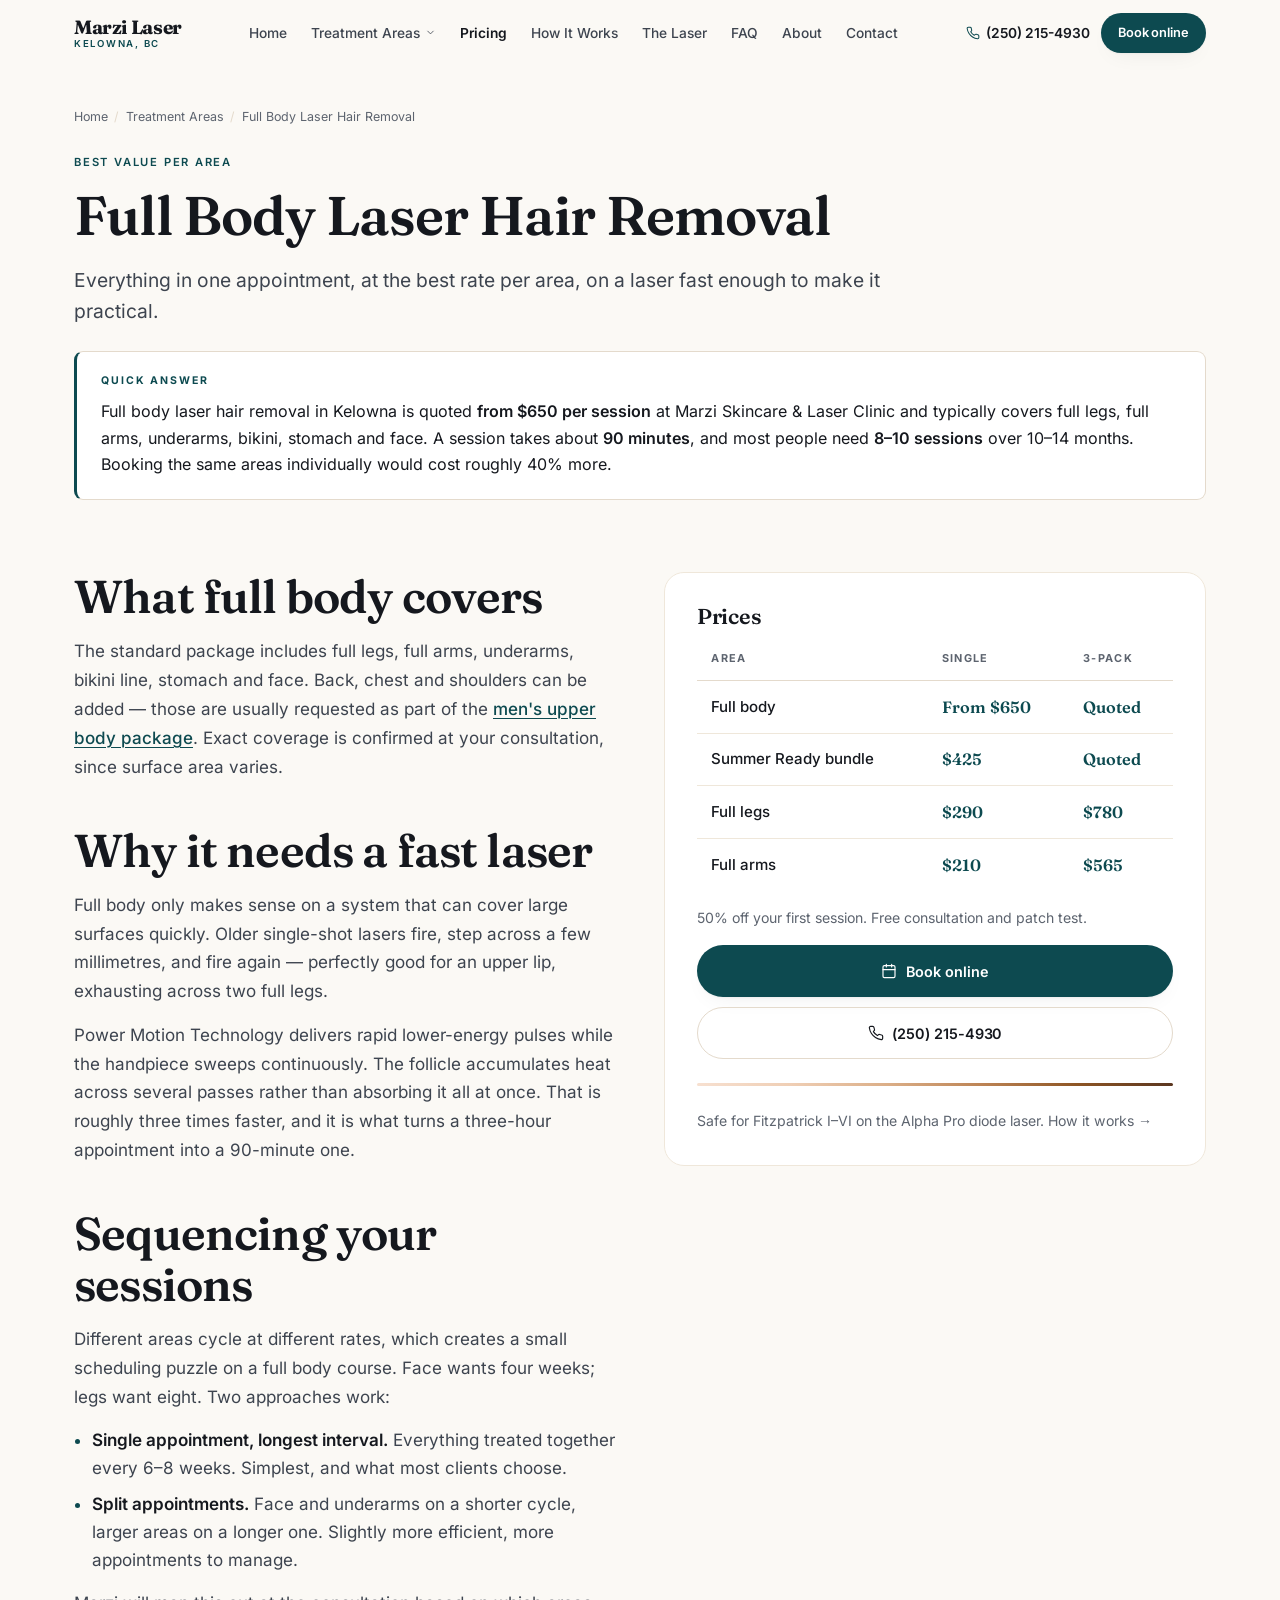
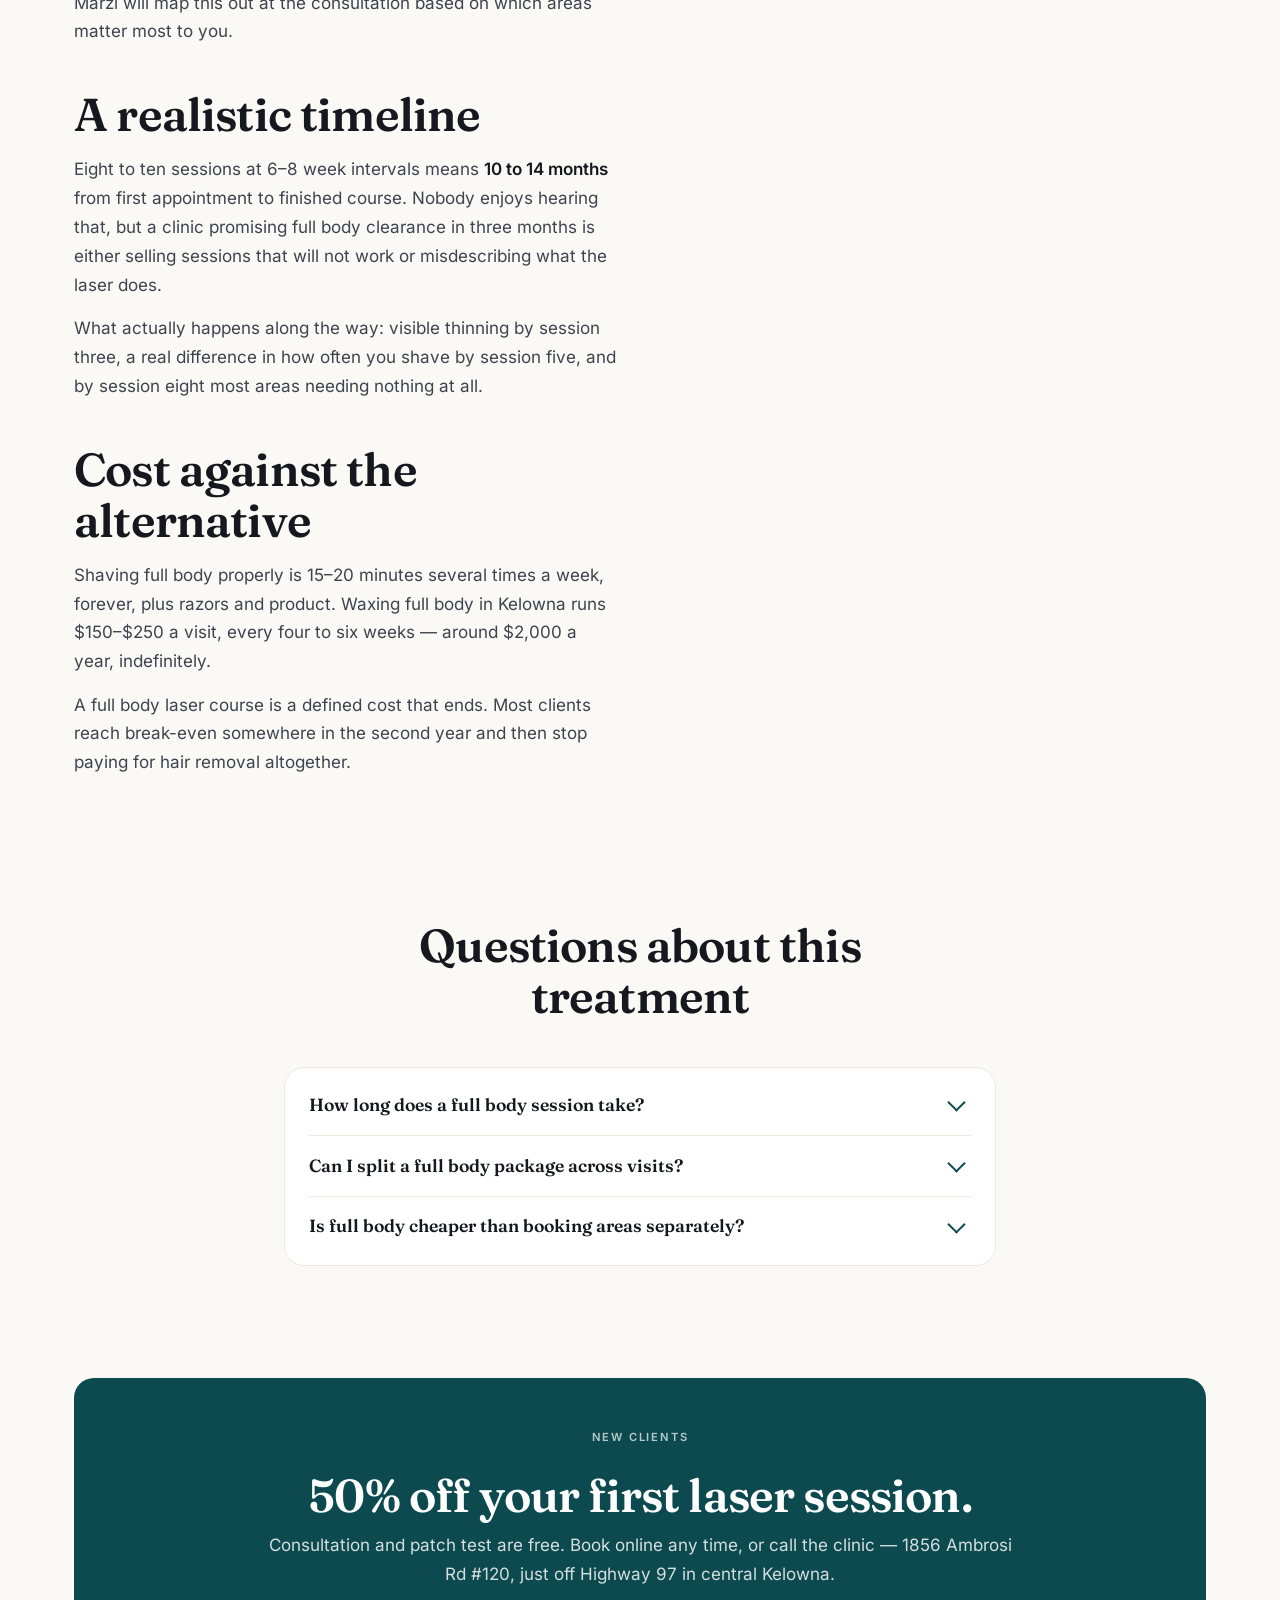
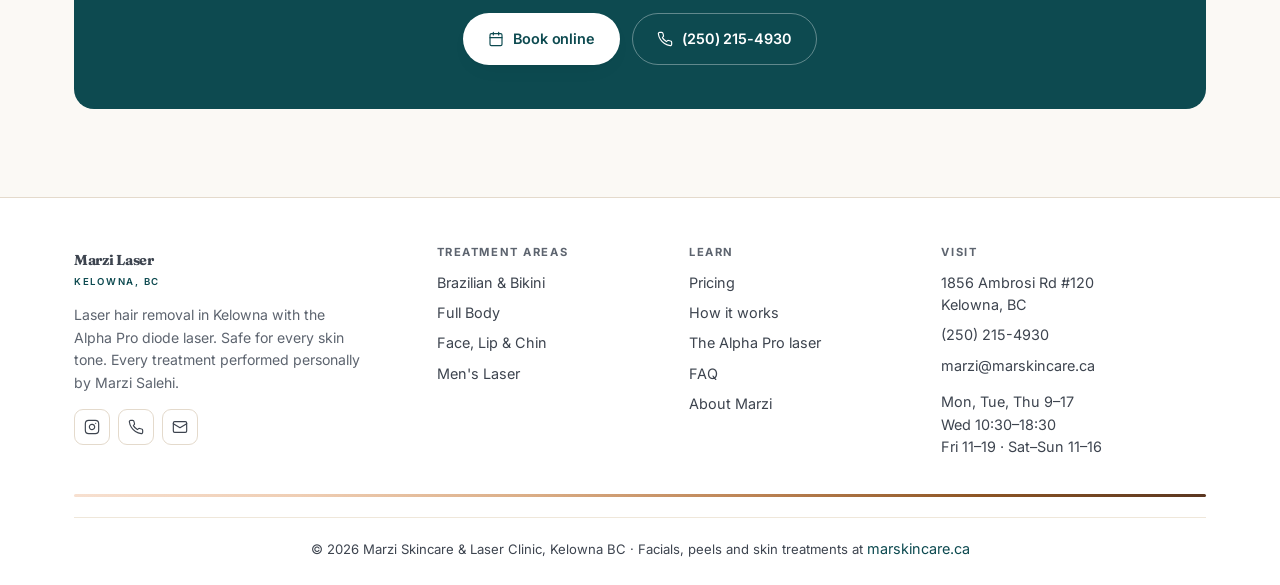
<file: full-body-laser-hair-removal-kelowna.html>
<!DOCTYPE html>
<html lang="en-CA">
<head>
<meta charset="utf-8">
<meta name="viewport" content="width=device-width,initial-scale=1">
<title>Full Body Laser Hair Removal Kelowna | Packages From $650</title>
<meta name="description" content="Full body laser hair removal in Kelowna: legs, arms, underarms, bikini, stomach and face in one 90-minute session. Packages from $650. Free consultation.">
<link rel="canonical" href="https://lagom.bond/full-body-laser-hair-removal-kelowna">
<meta name="robots" content="index,follow,max-image-preview:large,max-snippet:-1,max-video-preview:-1">
<meta name="theme-color" content="#FBF9F5">
<meta name="geo.region" content="CA-BC">
<meta name="geo.placename" content="Kelowna, British Columbia">
<meta name="geo.position" content="49.8809093;-119.4501528">
<meta name="ICBM" content="49.8809093, -119.4501528">
<meta property="og:type" content="website">
<meta property="og:locale" content="en_CA">
<meta property="og:site_name" content="Marzi Laser Kelowna">
<meta property="og:title" content="Full Body Laser Hair Removal Kelowna | Packages From $650">
<meta property="og:description" content="Full body laser hair removal in Kelowna: legs, arms, underarms, bikini, stomach and face in one 90-minute session. Packages from $650. Free consultation.">
<meta property="og:url" content="https://lagom.bond/full-body-laser-hair-removal-kelowna">
<meta property="og:image" content="https://marskincare.ca/wp-content/uploads/2026/03/Natural-beauty-with-Monstera-leaf.png.webp">
<meta name="twitter:card" content="summary_large_image">
<meta name="twitter:title" content="Full Body Laser Hair Removal Kelowna | Packages From $650">
<meta name="twitter:description" content="Full body laser hair removal in Kelowna: legs, arms, underarms, bikini, stomach and face in one 90-minute session. Packages from $650. Free consultation.">
<meta name="twitter:image" content="https://marskincare.ca/wp-content/uploads/2026/03/Natural-beauty-with-Monstera-leaf.png.webp">
<link rel="preconnect" href="https://marskincare.ca" crossorigin>
<link rel="preload" href="/assets/fonts/inter.woff2" as="font" type="font/woff2" crossorigin>
<link rel="preload" href="/assets/fonts/fraunces.woff2" as="font" type="font/woff2" crossorigin>
<link rel="icon" href="/assets/img/favicon.svg" type="image/svg+xml">
<style>/* ==========================================================================
   Marzi Laser — Kelowna
   Direction: warm clinical. Light, photographic, medically credible.
   Signature: the Fitzpatrick spectrum — the clinic's actual differentiator
   (it treats all six skin types) used as the brand's structural device.
   ========================================================================== */

@font-face{font-family:'Fraunces';font-style:normal;font-display:swap;font-weight:300 900;
  src:url(/assets/fonts/fraunces.woff2) format('woff2');
  unicode-range:U+0000-00FF,U+0131,U+0152-0153,U+02BB-02BC,U+02C6,U+02DA,U+02DC,U+2000-206F,U+2074,U+20AC,U+2122,U+2191,U+2193,U+2212,U+2215,U+FEFF,U+FFFD}
@font-face{font-family:'InterVar';font-style:normal;font-display:swap;font-weight:100 900;
  src:url(/assets/fonts/inter.woff2) format('woff2');
  unicode-range:U+0000-00FF,U+0131,U+0152-0153,U+02BB-02BC,U+02C6,U+02DA,U+02DC,U+2000-206F,U+2074,U+20AC,U+2122,U+2191,U+2193,U+2212,U+2215,U+FEFF,U+FFFD}

:root{
  --bone:#FBF9F5;
  --bone-2:#F5F1E9;
  --sand:#F0E8DC;
  --white:#FFFFFF;

  --ink:#15181E;
  --ink-2:#3D444F;
  --ink-3:#5D646F;

  --petrol:#0D4A50;
  --petrol-deep:#063337;
  --petrol-tint:#E4EEEC;

  --line:#E4DACC;
  --line-soft:#EFE7DA;

  /* Fitzpatrick spectrum — the signature palette, taken from the scale itself */
  --fp1:#F7E0D0; --fp2:#EFCEB4; --fp3:#DBAE87;
  --fp4:#BC8354; --fp5:#8D5524; --fp6:#5A3620;

  --serif:'Fraunces',ui-serif,Georgia,serif;
  --sans:'InterVar',-apple-system,BlinkMacSystemFont,'Segoe UI',Roboto,sans-serif;
  --ease:cubic-bezier(.22,1,.36,1);
  --r-lg:20px; --r-md:14px; --r-sm:9px;
  --maxw:1180px;
  --shadow:0 1px 2px rgba(21,24,30,.04),0 8px 24px -12px rgba(21,24,30,.10);
  --shadow-lift:0 2px 4px rgba(21,24,30,.05),0 18px 40px -18px rgba(21,24,30,.18);
}

*{margin:0;padding:0;box-sizing:border-box}
html{scroll-behavior:smooth;scroll-padding-top:5.5rem;-webkit-text-size-adjust:100%}
body{font-family:var(--sans);background:var(--bone);color:var(--ink);line-height:1.6;
  -webkit-font-smoothing:antialiased;overflow-x:hidden;font-size:17px}
::selection{background:var(--petrol);color:#fff}
img{max-width:100%;display:block}

/* Type */
h1,h2,h3,h4,.serif{font-family:var(--serif);font-weight:600;letter-spacing:-.018em;line-height:1.1;color:var(--ink)}
h1{font-size:clamp(2.5rem,5.2vw,4.25rem);margin-bottom:1.25rem}
h2{font-size:clamp(1.95rem,3.6vw,3rem);margin-bottom:.9rem}
h3{font-size:1.35rem;margin-bottom:.5rem;letter-spacing:-.012em}
h4{font-size:1.05rem;margin-bottom:.4rem}
p{color:var(--ink-2);line-height:1.7}
p+p{margin-top:.9rem}
strong{font-weight:600;color:var(--ink)}
a{color:inherit;text-decoration:none;transition:color .25s var(--ease)}

.eyebrow{display:inline-flex;align-items:center;gap:.5rem;font-size:.7rem;font-weight:600;
  letter-spacing:.16em;text-transform:uppercase;color:var(--petrol);margin-bottom:.85rem}
.lede{font-size:1.2rem;color:var(--ink-2);line-height:1.6;font-weight:400}
.muted{color:var(--ink-3);font-size:.88rem;line-height:1.6}

.prose p,.prose li{color:var(--ink-2)}
.prose h2{margin-top:2.75rem}
.prose h3{margin-top:1.9rem;color:var(--petrol);font-size:1.2rem}
.prose h2:first-child,.prose h3:first-child{margin-top:0}
.prose ul,.prose ol{padding-left:1.15rem;margin:.9rem 0}
.prose li{margin-bottom:.5rem;line-height:1.65}
.prose li::marker{color:var(--petrol)}
.prose a{color:var(--petrol);text-decoration:underline;text-decoration-thickness:1px;text-underline-offset:3px;font-weight:500}
.prose a:hover{color:var(--petrol-deep)}

/* Layout */
.container{max-width:var(--maxw);margin:0 auto;padding:0 1.5rem}
.narrow{max-width:760px}
section{padding:4.5rem 0}
section.tight{padding:2.5rem 0}
.sec-head{max-width:640px;margin-bottom:2.75rem}
.sec-head.center{margin-left:auto;margin-right:auto;text-align:center}
.grid-2{display:grid;grid-template-columns:1fr 1fr;gap:3rem;align-items:start}
.grid-2.center{align-items:center}
.grid-3{display:grid;grid-template-columns:repeat(3,1fr);gap:1.25rem}
.grid-4{display:grid;grid-template-columns:repeat(4,1fr);gap:1rem}
.mt-1{margin-top:1rem}.mt-2{margin-top:1.75rem}.mt-3{margin-top:2.75rem}
.text-center{text-align:center}

/* SIGNATURE: Fitzpatrick spectrum rule */
.spectrum{height:3px;width:100%;border-radius:2px;border:0;
  background:linear-gradient(90deg,var(--fp1) 0%,var(--fp2) 20%,var(--fp3) 40%,var(--fp4) 60%,var(--fp5) 80%,var(--fp6) 100%)}
.spectrum-label{display:flex;align-items:center;gap:.85rem;margin:2.5rem 0;
  font-size:.68rem;letter-spacing:.16em;text-transform:uppercase;color:var(--ink-3);font-weight:600}
.spectrum-label .spectrum{flex:1}

/* Buttons */
.btn{display:inline-flex;align-items:center;justify-content:center;gap:.55rem;
  padding:.85rem 1.5rem;border-radius:100px;font-size:.9rem;font-weight:600;
  font-family:var(--sans);cursor:pointer;border:1px solid transparent;
  transition:background .25s var(--ease),color .25s var(--ease),border-color .25s var(--ease),transform .25s var(--ease),box-shadow .25s var(--ease);
  min-height:46px;letter-spacing:-.005em;white-space:nowrap}
.btn svg{width:16px;height:16px;flex-shrink:0}
.btn-primary{background:var(--petrol);color:#fff;box-shadow:var(--shadow)}
.btn-primary:hover{background:var(--petrol-deep);transform:translateY(-1px);box-shadow:var(--shadow-lift)}
.btn-ghost{background:transparent;color:var(--ink);border-color:var(--line)}
.btn-ghost:hover{border-color:var(--petrol);color:var(--petrol);background:var(--petrol-tint)}
.btn-light{background:var(--white);color:var(--petrol);box-shadow:var(--shadow)}
.btn-light:hover{transform:translateY(-1px);box-shadow:var(--shadow-lift)}
.btn-sm{padding:.55rem 1rem;font-size:.8rem;min-height:38px}
.btn-block{width:100%}

/* Cards */
.card{background:var(--white);border:1px solid var(--line-soft);border-radius:var(--r-lg);
  padding:1.75rem;transition:border-color .3s var(--ease),box-shadow .3s var(--ease),transform .3s var(--ease);
  display:flex;flex-direction:column;height:100%}
a.card:hover{border-color:var(--petrol);box-shadow:var(--shadow-lift);transform:translateY(-2px)}
.card h3{margin-bottom:.4rem}
.card p{font-size:.95rem;line-height:1.6}
.card-foot{margin-top:auto;padding-top:1.1rem;border-top:1px solid var(--line-soft);
  display:flex;justify-content:space-between;align-items:center;gap:.75rem;flex-wrap:wrap}
.card-meta{font-size:.82rem;color:var(--ink-3);font-weight:500}
.card-go{font-size:.82rem;font-weight:600;color:var(--petrol);display:inline-flex;align-items:center;gap:.35rem}
.card-go svg{width:13px;height:13px;transition:transform .25s var(--ease)}
a.card:hover .card-go svg{transform:translateX(3px)}
.card-icon{width:38px;height:38px;border-radius:10px;background:var(--petrol-tint);
  display:flex;align-items:center;justify-content:center;color:var(--petrol);margin-bottom:.9rem}
.card-icon svg{width:18px;height:18px}
.panel{background:var(--white);border:1px solid var(--line-soft);border-radius:var(--r-lg);padding:2rem}
.panel-sand{background:var(--sand);border-color:var(--line)}
.sticky-col{position:sticky;top:5.5rem}

/* Skip / focus */
.skip{position:absolute;left:1rem;top:-60px;z-index:999;background:var(--petrol);color:#fff;
  padding:.7rem 1.1rem;border-radius:0 0 10px 10px;font-size:.85rem;font-weight:600;transition:top .25s var(--ease)}
.skip:focus{top:0}
:focus-visible{outline:2px solid var(--petrol);outline-offset:3px;border-radius:4px}

/* Nav */
.nav{position:sticky;top:0;z-index:100;background:rgba(251,249,245,.88);
  backdrop-filter:saturate(180%) blur(14px);-webkit-backdrop-filter:saturate(180%) blur(14px);
  border-bottom:1px solid transparent;transition:border-color .3s var(--ease)}
.nav.stuck{border-bottom-color:var(--line)}
.nav-in{display:flex;align-items:center;justify-content:space-between;gap:1rem;height:66px}
.brand{font-family:var(--serif);font-size:1.2rem;font-weight:700;letter-spacing:-.02em;line-height:1.05;color:var(--ink);white-space:nowrap}
.brand em{display:block;font-size:.6rem;font-family:var(--sans);font-style:normal;font-weight:600;
  letter-spacing:.18em;text-transform:uppercase;color:var(--petrol);margin-top:2px}
.nav-links{display:flex;align-items:center;gap:1.5rem}
.nav-links>a,.drop>button{font-size:.86rem;font-weight:500;color:var(--ink-2);background:none;border:0;
  font-family:var(--sans);cursor:pointer;display:inline-flex;align-items:center;gap:.3rem;padding:.4rem 0}
.nav-links>a:hover,.drop>button:hover{color:var(--petrol)}
.nav-links>a[aria-current=page]{color:var(--ink);font-weight:600}
.drop{position:relative}
.drop svg{width:11px;height:11px;transition:transform .25s var(--ease)}
.drop:hover svg,.drop:focus-within svg{transform:rotate(180deg)}
.drop-menu{position:absolute;top:calc(100% + 6px);left:50%;transform:translateX(-50%) translateY(6px);
  background:var(--white);border:1px solid var(--line);border-radius:var(--r-md);
  box-shadow:var(--shadow-lift);padding:.4rem;min-width:260px;
  opacity:0;visibility:hidden;transition:all .25s var(--ease)}
.drop:hover .drop-menu,.drop:focus-within .drop-menu{opacity:1;visibility:visible;transform:translateX(-50%) translateY(0)}
.drop-menu a{display:block;padding:.6rem .75rem;border-radius:9px;font-size:.88rem;color:var(--ink-2);font-weight:500}
.drop-menu a:hover{background:var(--petrol-tint);color:var(--petrol)}
.nav-right{display:flex;align-items:center;gap:.65rem}
.nav-tel{font-size:.86rem;font-weight:600;color:var(--ink);white-space:nowrap;display:inline-flex;align-items:center;gap:.4rem}
.nav-tel svg{width:14px;height:14px;color:var(--petrol)}
.burger{display:none;width:42px;height:42px;border-radius:10px;border:1px solid var(--line);
  background:var(--white);cursor:pointer;align-items:center;justify-content:center;color:var(--ink)}
.burger svg{width:18px;height:18px}
.sheet{display:none;position:fixed;inset:0;z-index:99;background:var(--bone);padding:5.5rem 1.5rem 2rem;overflow-y:auto}
.sheet.open{display:block}
.sheet a{display:block;padding:.95rem .25rem;font-size:1.05rem;font-weight:500;
  color:var(--ink);border-bottom:1px solid var(--line-soft);font-family:var(--serif)}
.sheet .btn{margin-top:1.5rem;border-bottom:0}

/* Hero */
.hero{padding:3.5rem 0 3rem}
.hero-grid{display:grid;grid-template-columns:1.02fr .98fr;gap:3.5rem;align-items:center}
.pill{display:inline-flex;align-items:center;gap:.45rem;padding:.4rem .85rem;border-radius:100px;
  background:var(--petrol-tint);color:var(--petrol);font-size:.74rem;font-weight:600;
  letter-spacing:.04em;margin-bottom:1.1rem}
.pill svg{width:13px;height:13px}
.hero p.lede{max-width:34em}
.hero-cta{display:flex;gap:.75rem;flex-wrap:wrap;margin:1.75rem 0 1.5rem}
.hero-tags{display:flex;flex-wrap:wrap;gap:.5rem}
.tag{display:inline-flex;align-items:center;gap:.35rem;padding:.4rem .8rem;border-radius:100px;
  background:var(--white);border:1px solid var(--line);font-size:.78rem;color:var(--ink-2);font-weight:500}
.tag svg{width:12px;height:12px;color:var(--petrol)}
.hero-media{position:relative;border-radius:var(--r-lg);overflow:hidden;background:var(--sand);
  box-shadow:var(--shadow-lift);aspect-ratio:4/5}
.hero-media img{width:100%;height:100%;object-fit:cover;object-position:center 22%}
.hero-badge{position:absolute;left:1rem;right:1rem;bottom:1rem;background:rgba(255,255,255,.94);
  backdrop-filter:blur(8px);border-radius:var(--r-md);padding:.85rem 1rem;
  display:flex;align-items:center;justify-content:space-between;gap:1rem}
.hero-badge b{font-family:var(--serif);font-size:1rem;font-weight:600;display:block;line-height:1.2}
.hero-badge span{font-size:.74rem;color:var(--ink-3)}

.phero{padding:2.5rem 0 2rem}
.phero h1{font-size:clamp(2.1rem,4.4vw,3.4rem)}
.phero .lede{max-width:44em}

/* Stats */
.stats{display:grid;grid-template-columns:repeat(4,1fr);gap:1rem}
.stat{text-align:center;padding:1.25rem .75rem;background:var(--white);border:1px solid var(--line-soft);border-radius:var(--r-md)}
.stat b{display:block;font-family:var(--serif);font-size:2rem;font-weight:600;color:var(--petrol);line-height:1}
.stat span{display:block;font-size:.72rem;text-transform:uppercase;letter-spacing:.1em;color:var(--ink-3);margin-top:.4rem;font-weight:600}

/* Answer block (AEO) */
.answer{background:var(--white);border:1px solid var(--line);border-left:3px solid var(--petrol);
  border-radius:var(--r-sm);padding:1.35rem 1.5rem;margin:1.5rem 0}
.answer .lbl{display:block;font-size:.66rem;letter-spacing:.18em;text-transform:uppercase;
  color:var(--petrol);font-weight:700;margin-bottom:.5rem}
.answer p{color:var(--ink);font-size:1rem;line-height:1.65}

/* Breadcrumbs */
.crumbs{font-size:.78rem;color:var(--ink-3);margin-bottom:1.25rem}
.crumbs ol{list-style:none;display:flex;flex-wrap:wrap;gap:.4rem;align-items:center}
.crumbs a:hover{color:var(--petrol)}
.crumbs li+li::before{content:'/';margin-right:.4rem;color:var(--line)}

/* Steps */
.steps{display:flex;flex-direction:column;gap:.75rem}
.step{display:flex;gap:1.1rem;padding:1.35rem;background:var(--white);
  border:1px solid var(--line-soft);border-radius:var(--r-md);align-items:flex-start}
.step-n{font-family:var(--serif);font-size:1.3rem;font-weight:600;color:var(--petrol);
  min-width:1.9rem;line-height:1.2;font-variant-numeric:tabular-nums}
.step h3{font-size:1.08rem;margin-bottom:.25rem}
.step p{font-size:.94rem;margin:0;line-height:1.6}

/* Tables */
.tw{overflow-x:auto;-webkit-overflow-scrolling:touch;border-radius:var(--r-md)}
table.t{width:100%;border-collapse:collapse;min-width:460px;font-size:.94rem}
table.t caption{text-align:left;padding:0 0 .85rem;color:var(--ink-3);font-size:.84rem}
table.t th,table.t td{padding:.8rem .9rem;text-align:left;border-bottom:1px solid var(--line-soft)}
table.t thead th{font-size:.68rem;text-transform:uppercase;letter-spacing:.12em;color:var(--ink-3);
  font-weight:700;border-bottom:1px solid var(--line)}
table.t td{color:var(--ink-2)}
table.t td:first-child{color:var(--ink);font-weight:500}
table.t td.n{font-family:var(--serif);font-size:1.02rem;font-weight:600;color:var(--petrol);white-space:nowrap}
table.t tbody tr:last-child td{border-bottom:0}
table.t tbody tr:hover{background:var(--bone-2)}

/* FAQ */
.faq{background:var(--white);border:1px solid var(--line-soft);border-radius:var(--r-lg);padding:.5rem 1.5rem}
.fq{border-bottom:1px solid var(--line-soft)}
.fq:last-child{border-bottom:0}
.fq-q{width:100%;text-align:left;background:none;border:0;cursor:pointer;padding:1.15rem 2.5rem 1.15rem 0;
  font-family:var(--serif);font-size:1.1rem;font-weight:600;color:var(--ink);position:relative;line-height:1.3}
.fq-q:hover{color:var(--petrol)}
.fq-q::after{content:'';position:absolute;right:.5rem;top:50%;width:11px;height:11px;
  border-right:2px solid var(--petrol);border-bottom:2px solid var(--petrol);
  transform:translateY(-70%) rotate(45deg);transition:transform .3s var(--ease)}
.fq-q[aria-expanded=true]::after{transform:translateY(-30%) rotate(225deg)}
.fq-a{max-height:0;overflow:hidden;transition:max-height .4s var(--ease)}
.fq-a>div{padding:0 2.5rem 1.35rem 0}
.fq-a p{font-size:.96rem;line-height:1.68}
.fq-a a{color:var(--petrol);text-decoration:underline;text-underline-offset:3px;font-weight:500}

/* Skin type selector (signature interactive) */
.fp-grid{display:grid;grid-template-columns:repeat(6,1fr);gap:.4rem;margin:1.1rem 0}
.fp{border:1px solid var(--line);border-radius:var(--r-sm);background:var(--white);cursor:pointer;
  padding:.45rem .3rem;text-align:center;font-size:.66rem;font-weight:700;color:var(--ink-3);
  font-family:var(--sans);letter-spacing:.06em;transition:all .25s var(--ease)}
.fp i{display:block;height:34px;border-radius:6px;margin-bottom:.4rem;font-style:normal}
.fp:hover{border-color:var(--petrol);color:var(--petrol)}
.fp[aria-selected=true]{border-color:var(--petrol);border-width:2px;color:var(--petrol);background:var(--petrol-tint)}
.fp-out{background:var(--bone-2);border:1px solid var(--line-soft);border-radius:var(--r-md);
  padding:1rem 1.1rem;min-height:96px}
.fp-out b{font-family:var(--serif);font-size:1.05rem;display:block;margin-bottom:.2rem;color:var(--ink)}
.fp-out p{font-size:.9rem;margin:0;line-height:1.6}

/* Checks */
.checks{list-style:none;display:flex;flex-direction:column;gap:.65rem}
.checks li{display:flex;gap:.7rem;align-items:flex-start;color:var(--ink-2);font-size:.96rem;line-height:1.6}
.checks svg{width:15px;height:15px;color:var(--petrol);flex-shrink:0;margin-top:.25rem}

/* CTA band */
.band{background:var(--petrol);color:#fff;border-radius:var(--r-lg);padding:2.75rem 2rem;text-align:center}
.band h2{color:#fff;margin-bottom:.6rem}
.band p{color:rgba(255,255,255,.82);max-width:44em;margin:0 auto 1.5rem}
.band .eyebrow{color:rgba(255,255,255,.7)}
.band-cta{display:flex;gap:.75rem;justify-content:center;flex-wrap:wrap}

/* Contact tiles */
.tile{background:var(--white);border:1px solid var(--line-soft);border-radius:var(--r-md);
  padding:1.5rem 1.25rem;text-align:center;transition:all .3s var(--ease);display:block}
a.tile:hover{border-color:var(--petrol);box-shadow:var(--shadow-lift);transform:translateY(-2px)}
.tile svg{width:20px;height:20px;color:var(--petrol);margin:0 auto .6rem}
.tile .lbl{font-size:.68rem;text-transform:uppercase;letter-spacing:.13em;color:var(--ink-3);font-weight:600;margin-bottom:.3rem}
.tile b{font-size:.98rem;font-weight:600;line-height:1.4;display:block}

.map{border:0;width:100%;height:340px;border-radius:var(--r-lg);display:block;background:var(--sand)}

/* Forms */
.fld{margin-bottom:1rem}
.fld label{display:block;font-size:.78rem;font-weight:600;color:var(--ink);margin-bottom:.4rem}
.fld input,.fld select,.fld textarea{width:100%;background:var(--white);border:1px solid var(--line);color:var(--ink);
  padding:.75rem .9rem;font-size:.95rem;border-radius:var(--r-sm);font-family:var(--sans);
  outline:none;transition:border-color .2s var(--ease),box-shadow .2s var(--ease);min-height:46px}
.fld textarea{resize:vertical;min-height:110px}
.fld input:focus,.fld select:focus,.fld textarea:focus{border-color:var(--petrol);box-shadow:0 0 0 3px var(--petrol-tint)}
.fld input::placeholder,.fld textarea::placeholder{color:var(--ink-3)}
.hint{font-size:.78rem;color:var(--ink-3);margin-top:.35rem}

/* Footer */
.foot{background:var(--white);border-top:1px solid var(--line);padding:3rem 0 1.5rem;margin-top:3rem}
.foot-grid{display:grid;grid-template-columns:1.5fr 1fr 1fr 1.2fr;gap:2rem;margin-bottom:2.25rem}
.foot h3{font-family:var(--sans);font-size:.7rem;text-transform:uppercase;letter-spacing:.14em;
  color:var(--ink-3);margin-bottom:.85rem;font-weight:700}
.foot ul{list-style:none;display:flex;flex-direction:column;gap:.5rem}
.foot a,.foot li{font-size:.9rem;color:var(--ink-2);line-height:1.55}
.foot a:hover{color:var(--petrol)}
.foot-social{display:flex;gap:.5rem;margin-top:.9rem}
.foot-social a{width:36px;height:36px;border-radius:9px;border:1px solid var(--line);
  display:flex;align-items:center;justify-content:center;color:var(--ink-2)}
.foot-social a:hover{border-color:var(--petrol);color:var(--petrol)}
.foot-social svg{width:16px;height:16px}
.foot-bot{border-top:1px solid var(--line-soft);padding-top:1.25rem;font-size:.82rem;color:var(--ink-3);text-align:center}
.foot-bot a{color:var(--petrol)}

/* Sticky mobile bar */
.bar{display:none;position:fixed;bottom:0;left:0;right:0;z-index:95;background:rgba(255,255,255,.96);
  backdrop-filter:blur(12px);border-top:1px solid var(--line);padding:.6rem .75rem;gap:.5rem;
  padding-bottom:calc(.6rem + env(safe-area-inset-bottom))}
.bar .btn{flex:1;font-size:.82rem;padding:.7rem .5rem}

/* Reveal */
.rv{opacity:0;transform:translateY(18px);transition:opacity .7s var(--ease),transform .7s var(--ease)}
.rv.on{opacity:1;transform:none}
.d1{transition-delay:.08s}.d2{transition-delay:.16s}.d3{transition-delay:.24s}

.sr{position:absolute;width:1px;height:1px;padding:0;margin:-1px;overflow:hidden;clip:rect(0,0,0,0);white-space:nowrap;border:0}

/* Responsive */
@media(max-width:1000px){
  .nav-links{gap:1.1rem}.nav-links>a,.drop>button{font-size:.8rem}
  .foot-grid{grid-template-columns:1fr 1fr}
}
@media(max-width:880px){
  .nav-links,.nav-tel{display:none}
  .burger{display:flex}
  .hero-grid,.grid-2{grid-template-columns:1fr;gap:2rem}
  .grid-3{grid-template-columns:1fr}
  .grid-4,.stats{grid-template-columns:1fr 1fr}
  .hero{padding:2rem 0}
  .hero-media{aspect-ratio:3/2}
  section{padding:3rem 0}
  .bar{display:flex}
  body{padding-bottom:66px}
  .sticky-col{position:static}
}
@media(max-width:560px){
  body{font-size:16px}
  .foot-grid{grid-template-columns:1fr;gap:1.5rem}
  .fp-grid{grid-template-columns:repeat(3,1fr)}
  .hero-cta{flex-direction:column}
  .hero-cta .btn{width:100%}
  .band{padding:2rem 1.25rem}
  .faq{padding:.25rem 1.1rem}
  .panel{padding:1.35rem}
}
@media(prefers-reduced-motion:reduce){
  *,*::before,*::after{animation-duration:.01ms!important;transition-duration:.01ms!important;scroll-behavior:auto!important}
  .rv{opacity:1;transform:none}
}
@media print{
  .nav,.bar,.sheet,.band{display:none!important}
  body{background:#fff;font-size:11pt}
  .card,.panel,.faq{border:1px solid #ccc;box-shadow:none;break-inside:avoid}
  .fq-a{max-height:none!important}
}
</style>
<script type="application/ld+json">{"@context":"https://schema.org","@graph":[{"@context":"https://schema.org","@type":"Service","@id":"https://lagom.bond/full-body-laser-hair-removal-kelowna#service","serviceType":"Full Body Laser Hair Removal","name":"Full Body Laser Hair Removal","description":"Full body laser hair removal in Kelowna: legs, arms, underarms, bikini, stomach and face in one 90-minute session. Packages from $650. Free consultation.","url":"https://lagom.bond/full-body-laser-hair-removal-kelowna","provider":{"@id":"https://lagom.bond/#clinic"},"brand":{"@type":"Brand","name":"Alpha Pro Diode Laser"},"areaServed":[{"@type":"City","name":"Kelowna"},{"@type":"City","name":"West Kelowna"},{"@type":"City","name":"Lake Country"},{"@type":"City","name":"Peachland"},{"@type":"City","name":"Vernon"},{"@type":"City","name":"Penticton"}],"offers":{"@type":"Offer","priceCurrency":"CAD","price":"650","availability":"https://schema.org/InStock","url":"https://www.vagaro.com/marziskincarecorp1","priceValidUntil":"2027-12-31"}},{"@context":"https://schema.org","@type":"FAQPage","mainEntity":[{"@type":"Question","name":"How long does a full body session take?","acceptedAnswer":{"@type":"Answer","text":"About 90 minutes, sometimes a little more on a first session while settings are established for each area. Power Motion Technology is what makes that feasible \u2014 single-shot systems would take two and a half to three hours to cover the same ground."}},{"@type":"Question","name":"Can I split a full body package across visits?","acceptedAnswer":{"@type":"Answer","text":"Yes. Some clients prefer two shorter appointments in the same week \u2014 upper body in one, lower body in the other. It costs the same and is easier to fit around work. Just keep each area on its own interval afterwards so the cycles stay aligned."}},{"@type":"Question","name":"Is full body cheaper than booking areas separately?","acceptedAnswer":{"@type":"Answer","text":"Considerably. Booking legs, arms, underarms, bikini, stomach and face individually adds up to well over $1,000 a session at single-area rates. The full body package is quoted from $650. The saving comes from one appointment slot and one set-up rather than six."}}]}]}</script>
</head>
<body>
<a href="#main" class="skip">Skip to content</a>
<svg xmlns="http://www.w3.org/2000/svg" style="display:none" aria-hidden="true"><symbol id="i-phone" viewBox="0 0 24 24" fill="none" stroke="currentColor" stroke-width="1.75" stroke-linecap="round" stroke-linejoin="round"><path d="M22 16.9v3a2 2 0 0 1-2.2 2 19.8 19.8 0 0 1-8.6-3.1 19.5 19.5 0 0 1-6-6A19.8 19.8 0 0 1 2 4.2 2 2 0 0 1 4 2h3a2 2 0 0 1 2 1.7c.1 1 .4 1.9.7 2.8a2 2 0 0 1-.5 2.1L8.1 9.9a16 16 0 0 0 6 6l1.3-1.1a2 2 0 0 1 2.1-.5c.9.3 1.8.6 2.8.7a2 2 0 0 1 1.7 2z"/></symbol><symbol id="i-menu" viewBox="0 0 24 24" fill="none" stroke="currentColor" stroke-width="1.75" stroke-linecap="round" stroke-linejoin="round"><path d="M3 6h18M3 12h18M3 18h18"/></symbol><symbol id="i-down" viewBox="0 0 24 24" fill="none" stroke="currentColor" stroke-width="1.75" stroke-linecap="round" stroke-linejoin="round"><path d="m6 9 6 6 6-6"/></symbol><symbol id="i-check" viewBox="0 0 24 24" fill="none" stroke="currentColor" stroke-width="1.75" stroke-linecap="round" stroke-linejoin="round"><path d="M20 6 9 17l-5-5"/></symbol><symbol id="i-right" viewBox="0 0 24 24" fill="none" stroke="currentColor" stroke-width="1.75" stroke-linecap="round" stroke-linejoin="round"><path d="M5 12h14M12 5l7 7-7 7"/></symbol><symbol id="i-ig" viewBox="0 0 24 24" fill="none" stroke="currentColor" stroke-width="1.75" stroke-linecap="round" stroke-linejoin="round"><rect x="2" y="2" width="20" height="20" rx="5"/><path d="M16 11.4A4 4 0 1 1 12.6 8 4 4 0 0 1 16 11.4z"/><path d="M17.5 6.5h.01"/></symbol><symbol id="i-mail" viewBox="0 0 24 24" fill="none" stroke="currentColor" stroke-width="1.75" stroke-linecap="round" stroke-linejoin="round"><rect x="2" y="4" width="20" height="16" rx="2"/><path d="m22 7-10 6L2 7"/></symbol><symbol id="i-pin" viewBox="0 0 24 24" fill="none" stroke="currentColor" stroke-width="1.75" stroke-linecap="round" stroke-linejoin="round"><path d="M20 10c0 6-8 12-8 12s-8-6-8-12a8 8 0 0 1 16 0z"/><circle cx="12" cy="10" r="3"/></symbol><symbol id="i-clock" viewBox="0 0 24 24" fill="none" stroke="currentColor" stroke-width="1.75" stroke-linecap="round" stroke-linejoin="round"><circle cx="12" cy="12" r="10"/><path d="M12 6v6l4 2"/></symbol><symbol id="i-cal" viewBox="0 0 24 24" fill="none" stroke="currentColor" stroke-width="1.75" stroke-linecap="round" stroke-linejoin="round"><rect x="3" y="4" width="18" height="18" rx="2"/><path d="M16 2v4M8 2v4M3 10h18"/></symbol><symbol id="i-shield" viewBox="0 0 24 24" fill="none" stroke="currentColor" stroke-width="1.75" stroke-linecap="round" stroke-linejoin="round"><path d="M12 22s8-4 8-10V5l-8-3-8 3v7c0 6 8 10 8 10z"/><path d="m9 12 2 2 4-4"/></symbol><symbol id="i-spark" viewBox="0 0 24 24" fill="none" stroke="currentColor" stroke-width="1.75" stroke-linecap="round" stroke-linejoin="round"><path d="M12 3v3M12 18v3M5.6 5.6l2.1 2.1M16.3 16.3l2.1 2.1M3 12h3M18 12h3M5.6 18.4l2.1-2.1M16.3 7.7l2.1-2.1"/><circle cx="12" cy="12" r="3"/></symbol><symbol id="i-user" viewBox="0 0 24 24" fill="none" stroke="currentColor" stroke-width="1.75" stroke-linecap="round" stroke-linejoin="round"><path d="M20 21v-2a4 4 0 0 0-4-4H8a4 4 0 0 0-4 4v2"/><circle cx="12" cy="7" r="4"/></symbol><symbol id="i-tag" viewBox="0 0 24 24" fill="none" stroke="currentColor" stroke-width="1.75" stroke-linecap="round" stroke-linejoin="round"><path d="M20.6 13.4 12 22l-9-9V3h10l7.6 7.6a2 2 0 0 1 0 2.8z"/><path d="M7 7h.01"/></symbol><symbol id="i-chat" viewBox="0 0 24 24" fill="none" stroke="currentColor" stroke-width="1.75" stroke-linecap="round" stroke-linejoin="round"><path d="M21 15a2 2 0 0 1-2 2H7l-4 4V5a2 2 0 0 1 2-2h14a2 2 0 0 1 2 2z"/></symbol><symbol id="i-leaf" viewBox="0 0 24 24" fill="none" stroke="currentColor" stroke-width="1.75" stroke-linecap="round" stroke-linejoin="round"><path d="M11 20A7 7 0 0 1 9.8 6.1C15.5 5 17 4.5 19 2c1 2 2 4.2 2 8 0 5.5-4.8 10-10 10z"/><path d="M2 21c0-3 1.9-5.7 4.5-7"/></symbol><symbol id="i-zap" viewBox="0 0 24 24" fill="none" stroke="currentColor" stroke-width="1.75" stroke-linecap="round" stroke-linejoin="round"><path d="M13 2 3 14h9l-1 8 10-12h-9l1-8z"/></symbol><symbol id="i-shirt" viewBox="0 0 24 24" fill="none" stroke="currentColor" stroke-width="1.75" stroke-linecap="round" stroke-linejoin="round"><path d="M20.4 6.5 16 4a4 4 0 0 1-8 0L3.6 6.5a1 1 0 0 0-.4 1.3l1.8 3.6a1 1 0 0 0 1.3.4l1.2-.6V20a1 1 0 0 0 1 1h7a1 1 0 0 0 1-1v-8.8l1.2.6a1 1 0 0 0 1.3-.4l1.8-3.6a1 1 0 0 0-.4-1.3z"/></symbol><symbol id="i-star" viewBox="0 0 24 24" fill="none" stroke="currentColor" stroke-width="1.75" stroke-linecap="round" stroke-linejoin="round"><path d="m12 2 3.1 6.3 6.9 1-5 4.9 1.2 6.8L12 17.8 5.8 21l1.2-6.8-5-4.9 6.9-1z"/></symbol></svg>
<nav class="nav" aria-label="Main">
<div class="container nav-in">
<a href="/" class="brand">Marzi Laser<em>Kelowna, BC</em></a>
<div class="nav-links"><a href="/">Home</a><div class="drop"><button type="button" aria-haspopup="true">Treatment Areas <svg aria-hidden="true"><use href="#i-down"/></svg></button><div class="drop-menu"><a href="/brazilian-bikini-laser-hair-removal-kelowna">Brazilian &amp; Bikini</a><a href="/full-body-laser-hair-removal-kelowna">Full Body</a><a href="/facial-laser-hair-removal-kelowna">Face, Lip &amp; Chin</a><a href="/mens-laser-hair-removal-kelowna">Men's Laser Hair Removal</a></div></div><a href="/pricing" aria-current="page">Pricing</a><a href="/how-it-works">How It Works</a><a href="/alpha-pro-laser">The Laser</a><a href="/faq">FAQ</a><a href="/about">About</a><a href="/contact">Contact</a></div>
<div class="nav-right">
<a href="tel:+12502154930" class="nav-tel"><svg aria-hidden="true"><use href="#i-phone"/></svg>(250) 215-4930</a>
<a href="https://www.vagaro.com/marziskincarecorp1" class="btn btn-primary btn-sm" rel="noopener" target="_blank">Book online</a>
<button class="burger" aria-label="Menu" aria-expanded="false" aria-controls="sheet"><svg aria-hidden="true"><use href="#i-menu"/></svg></button>
</div></div></nav>
<div class="sheet" id="sheet"><div class="container">
<a href="/">Home</a><a href="/brazilian-bikini-laser-hair-removal-kelowna">Brazilian &amp; Bikini</a><a href="/full-body-laser-hair-removal-kelowna">Full Body</a><a href="/facial-laser-hair-removal-kelowna">Face, Lip &amp; Chin</a><a href="/mens-laser-hair-removal-kelowna">Men's Laser Hair Removal</a><a href="/pricing">Pricing</a><a href="/how-it-works">How It Works</a><a href="/alpha-pro-laser">The Laser</a><a href="/faq">FAQ</a><a href="/about">About</a><a href="/contact">Contact</a>
<a href="https://www.vagaro.com/marziskincarecorp1" class="btn btn-primary btn-block" rel="noopener" target="_blank"><svg aria-hidden="true"><use href="#i-cal"/></svg> Book online</a>
<a href="tel:+12502154930" class="btn btn-ghost btn-block" style="margin-top:.6rem"><svg aria-hidden="true"><use href="#i-phone"/></svg> (250) 215-4930</a>
</div></div>
<main id="main"><header class="phero"><div class="container">
<nav class="crumbs" aria-label="Breadcrumb"><ol><li><a href="/">Home</a></li><li><a href="/pricing">Treatment Areas</a></li><li><span aria-current="page">Full Body Laser Hair Removal</span></li></ol></nav><script type="application/ld+json">{"@context":"https://schema.org","@type":"BreadcrumbList","itemListElement":[{"@type":"ListItem","position":1,"name":"Home","item":"https://lagom.bond/"},{"@type":"ListItem","position":2,"name":"Treatment Areas","item":"https://lagom.bond/pricing"},{"@type":"ListItem","position":3,"name":"Full Body Laser Hair Removal"}]}</script>
<div class="rv">
  <p class="eyebrow">Best value per area</p>
  <h1>Full Body Laser Hair Removal</h1>
  <p class="lede">Everything in one appointment, at the best rate per area, on a laser fast enough to make it practical.</p>
  <div class="answer"><span class="lbl">Quick answer</span><p>Full body laser hair removal in Kelowna is quoted <strong>from $650 per session</strong> at Marzi Skincare &amp; Laser Clinic and typically covers full legs, full arms, underarms, bikini, stomach and face. A session takes about <strong>90 minutes</strong>, and most people need <strong>8–10 sessions</strong> over 10–14 months. Booking the same areas individually would cost roughly 40% more.</p></div>
</div></div></header>
<section style="padding-top:1rem"><div class="container grid-2">
  <div class="rv prose">
<h2>What full body covers</h2>
<p>The standard package includes full legs, full arms, underarms, bikini line, stomach and face. Back, chest and
shoulders can be added — those are usually requested as part of the
<a href="/mens-laser-hair-removal-kelowna">men's upper body package</a>. Exact coverage is confirmed at your
consultation, since surface area varies.</p>

<h2>Why it needs a fast laser</h2>
<p>Full body only makes sense on a system that can cover large surfaces quickly. Older single-shot lasers fire, step
across a few millimetres, and fire again — perfectly good for an upper lip, exhausting across two full legs.</p>
<p>Power Motion Technology delivers rapid lower-energy pulses while the handpiece sweeps continuously. The follicle
accumulates heat across several passes rather than absorbing it all at once. That is roughly three times faster, and it
is what turns a three-hour appointment into a 90-minute one.</p>

<h2>Sequencing your sessions</h2>
<p>Different areas cycle at different rates, which creates a small scheduling puzzle on a full body course. Face wants
four weeks; legs want eight. Two approaches work:</p>
<ul>
  <li><strong>Single appointment, longest interval.</strong> Everything treated together every 6–8 weeks. Simplest, and what most clients choose.</li>
  <li><strong>Split appointments.</strong> Face and underarms on a shorter cycle, larger areas on a longer one. Slightly more efficient, more appointments to manage.</li>
</ul>
<p>Marzi will map this out at the consultation based on which areas matter most to you.</p>

<h2>A realistic timeline</h2>
<p>Eight to ten sessions at 6–8 week intervals means <strong>10 to 14 months</strong> from first appointment to
finished course. Nobody enjoys hearing that, but a clinic promising full body clearance in three months is either
selling sessions that will not work or misdescribing what the laser does.</p>
<p>What actually happens along the way: visible thinning by session three, a real difference in how often you shave by
session five, and by session eight most areas needing nothing at all.</p>

<h2>Cost against the alternative</h2>
<p>Shaving full body properly is 15–20 minutes several times a week, forever, plus razors and product. Waxing full body
in Kelowna runs $150–$250 a visit, every four to six weeks — around $2,000 a year, indefinitely.</p>
<p>A full body laser course is a defined cost that ends. Most clients reach break-even somewhere in the second year and
then stop paying for hair removal altogether.</p>
</div>
  <div class="rv d1"><div class="panel sticky-col">
    <h3>Prices</h3>
    <div class="tw"><table class="t">
      <thead><tr><th scope="col">Area</th><th scope="col">Single</th><th scope="col">3-pack</th></tr></thead>
      <tbody><tr><td>Full body</td><td class="n">From $650</td><td class="n">Quoted</td></tr><tr><td>Summer Ready bundle</td><td class="n">$425</td><td class="n">Quoted</td></tr><tr><td>Full legs</td><td class="n">$290</td><td class="n">$780</td></tr><tr><td>Full arms</td><td class="n">$210</td><td class="n">$565</td></tr></tbody>
    </table></div>
    <p class="muted mt-1">50% off your first session. Free consultation and patch test.</p>
    <a href="https://www.vagaro.com/marziskincarecorp1" class="btn btn-primary btn-block mt-1" rel="noopener" target="_blank"><svg aria-hidden="true"><use href="#i-cal"/></svg> Book online</a>
    <a href="tel:+12502154930" class="btn btn-ghost btn-block" style="margin-top:.6rem"><svg aria-hidden="true"><use href="#i-phone"/></svg> (250) 215-4930</a>
    <hr class="spectrum" style="margin:1.5rem 0">
    <p class="muted">Safe for Fitzpatrick I–VI on the Alpha&nbsp;Pro diode laser.
    <a href="/alpha-pro-laser">How it works &rarr;</a></p>
  </div></div>
</div></section>

<section><div class="container narrow">
  <div class="sec-head center rv"><h2>Questions about this treatment</h2></div>
  <div class="faq rv"><div class="fq"><button class="fq-q" aria-expanded="false" aria-controls="a-how-long-does-a-full-body-session-take" id="q-how-long-does-a-full-body-session-take">How long does a full body session take?</button><div class="fq-a" id="a-how-long-does-a-full-body-session-take" role="region" aria-labelledby="q-how-long-does-a-full-body-session-take"><div><p>About 90 minutes, sometimes a little more on a first session while settings are established for each area. Power Motion Technology is what makes that feasible — single-shot systems would take two and a half to three hours to cover the same ground.</p></div></div></div><div class="fq"><button class="fq-q" aria-expanded="false" aria-controls="a-can-i-split-a-full-body-package-across" id="q-can-i-split-a-full-body-package-across">Can I split a full body package across visits?</button><div class="fq-a" id="a-can-i-split-a-full-body-package-across" role="region" aria-labelledby="q-can-i-split-a-full-body-package-across"><div><p>Yes. Some clients prefer two shorter appointments in the same week — upper body in one, lower body in the other. It costs the same and is easier to fit around work. Just keep each area on its own interval afterwards so the cycles stay aligned.</p></div></div></div><div class="fq"><button class="fq-q" aria-expanded="false" aria-controls="a-is-full-body-cheaper-than-booking-area" id="q-is-full-body-cheaper-than-booking-area">Is full body cheaper than booking areas separately?</button><div class="fq-a" id="a-is-full-body-cheaper-than-booking-area" role="region" aria-labelledby="q-is-full-body-cheaper-than-booking-area"><div><p>Considerably. Booking legs, arms, underarms, bikini, stomach and face individually adds up to well over $1,000 a session at single-area rates. The full body package is quoted from $650. The saving comes from one appointment slot and one set-up rather than six.</p></div></div></div></div>
</div></section>
<section class="tight"><div class="container"><div class="band rv">
  <p class="eyebrow">New clients</p>
  <h2>50% off your first laser session.</h2>
  <p>Consultation and patch test are free. Book online any time, or call the clinic — 1856 Ambrosi Rd&nbsp;#120,
  just off Highway&nbsp;97 in central Kelowna.</p>
  <div class="band-cta">
    <a href="https://www.vagaro.com/marziskincarecorp1" class="btn btn-light" rel="noopener" target="_blank"><svg aria-hidden="true"><use href="#i-cal"/></svg> Book online</a>
    <a href="tel:+12502154930" class="btn btn-ghost" style="color:#fff;border-color:rgba(255,255,255,.35)"><svg aria-hidden="true"><use href="#i-phone"/></svg> (250) 215-4930</a>
  </div>
</div></div></section></main>
<footer class="foot"><div class="container">
<div class="foot-grid">
  <div>
    <a href="/" class="brand">Marzi Laser<em>Kelowna, BC</em></a>
    <p class="muted" style="margin-top:.9rem;max-width:32ch">Laser hair removal in Kelowna with the Alpha&nbsp;Pro
    diode laser. Safe for every skin tone. Every treatment performed personally by Marzi Salehi.</p>
    <div class="foot-social">
      <a href="https://www.instagram.com/marzi_skincare_laser_clinic/" rel="noopener" target="_blank" aria-label="Instagram"><svg aria-hidden="true"><use href="#i-ig"/></svg></a>
      <a href="tel:+12502154930" aria-label="Phone"><svg aria-hidden="true"><use href="#i-phone"/></svg></a>
      <a href="mailto:marzi@marskincare.ca" aria-label="Email"><svg aria-hidden="true"><use href="#i-mail"/></svg></a>
    </div>
  </div>
  <div><h3>Treatment areas</h3><ul>
    <li><a href="/brazilian-bikini-laser-hair-removal-kelowna">Brazilian &amp; Bikini</a></li>
    <li><a href="/full-body-laser-hair-removal-kelowna">Full Body</a></li>
    <li><a href="/facial-laser-hair-removal-kelowna">Face, Lip &amp; Chin</a></li>
    <li><a href="/mens-laser-hair-removal-kelowna">Men's Laser</a></li>
  </ul></div>
  <div><h3>Learn</h3><ul>
    <li><a href="/pricing">Pricing</a></li>
    <li><a href="/how-it-works">How it works</a></li>
    <li><a href="/alpha-pro-laser">The Alpha Pro laser</a></li>
    <li><a href="/faq">FAQ</a></li>
    <li><a href="/about">About Marzi</a></li>
  </ul></div>
  <div><h3>Visit</h3><ul>
    <li>1856 Ambrosi Rd #120<br>Kelowna, BC</li>
    <li><a href="tel:+12502154930">(250) 215-4930</a></li>
    <li><a href="mailto:marzi@marskincare.ca">marzi@marskincare.ca</a></li>
    <li style="margin-top:.4rem">Mon, Tue, Thu 9–17<br>Wed 10:30–18:30<br>Fri 11–19 · Sat–Sun 11–16</li>
  </ul></div>
</div>
<hr class="spectrum" style="margin-bottom:1.25rem">
<div class="foot-bot"><p>&copy; <span data-year>2026</span> Marzi Skincare &amp; Laser Clinic, Kelowna BC ·
Facials, peels and skin treatments at <a href="https://marskincare.ca/" rel="noopener">marskincare.ca</a></p></div>
</div></footer>
<div class="bar">
  <a href="tel:+12502154930" class="btn btn-ghost"><svg aria-hidden="true"><use href="#i-phone"/></svg> Call</a>
  <a href="https://www.vagaro.com/marziskincarecorp1" class="btn btn-primary" rel="noopener" target="_blank"><svg aria-hidden="true"><use href="#i-cal"/></svg> Book online</a>
</div>
<script src="/assets/js/site.js" defer></script>
</body></html>
</file>
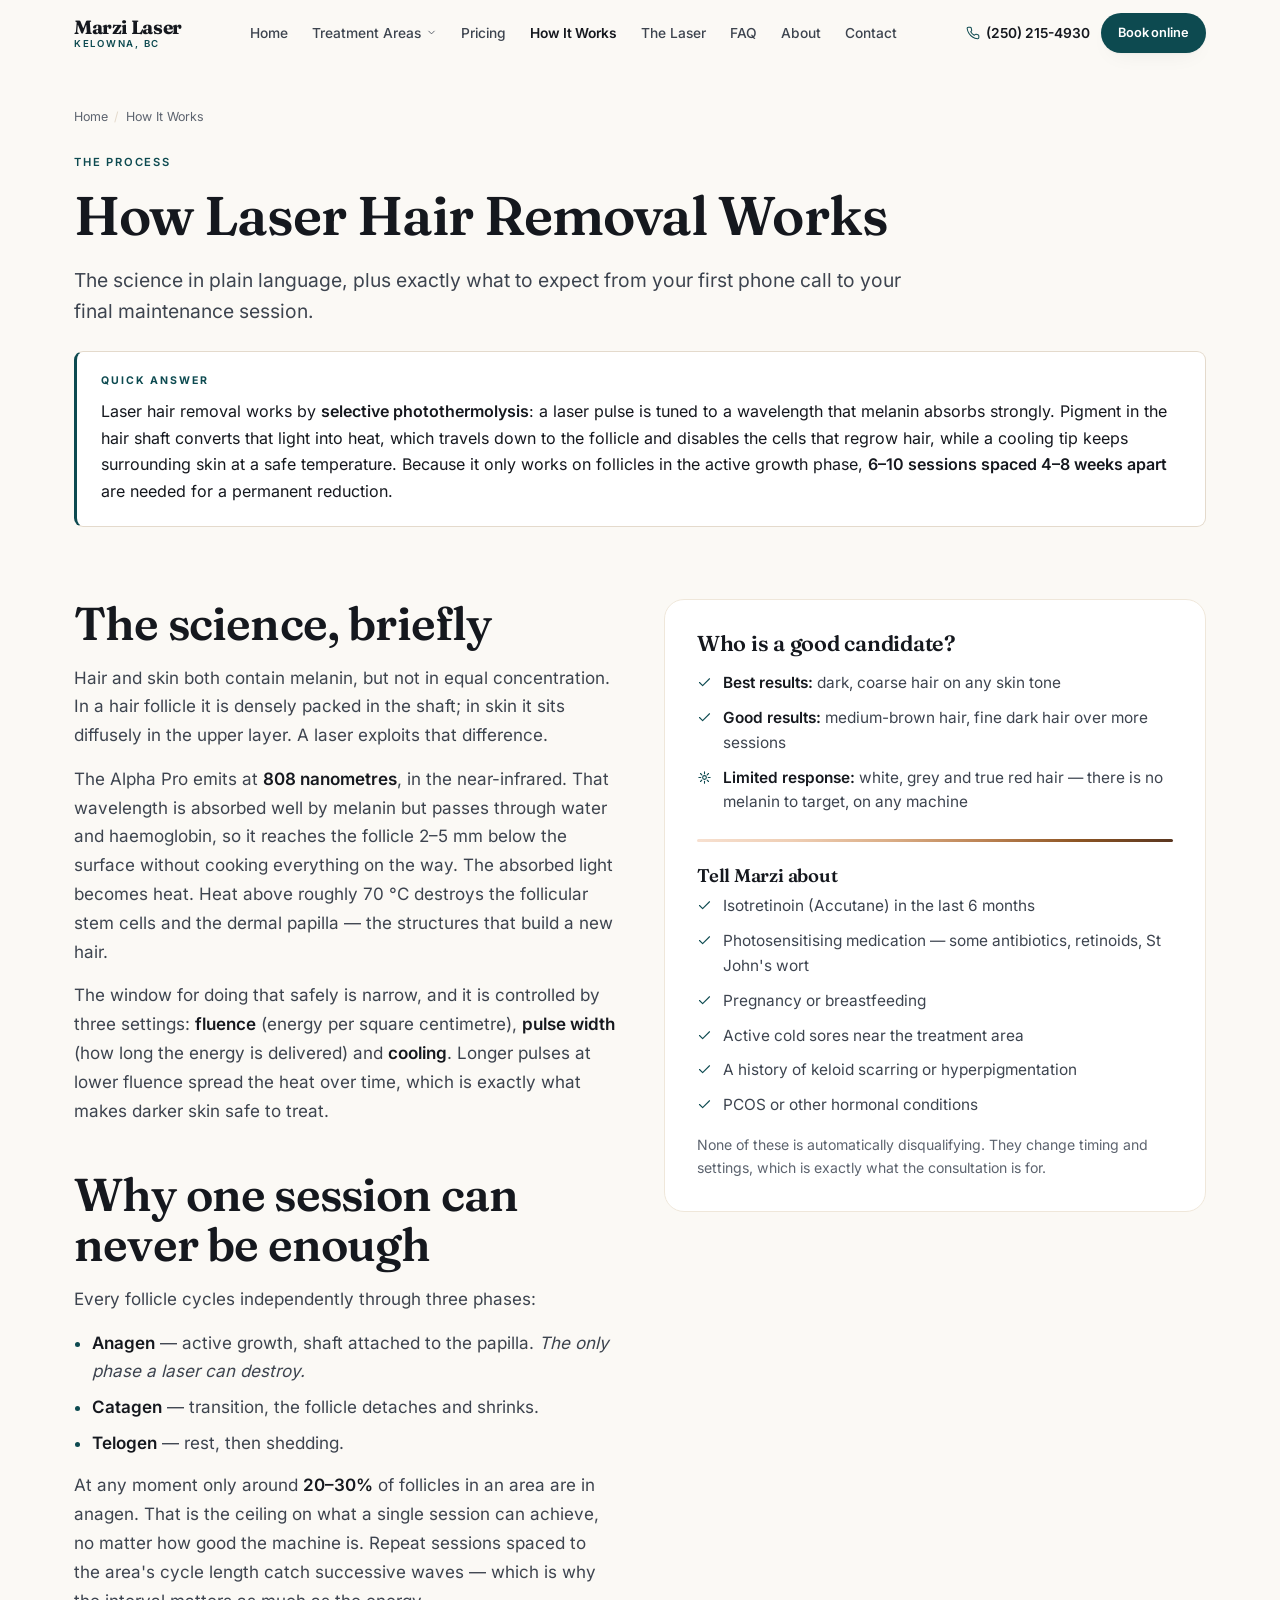
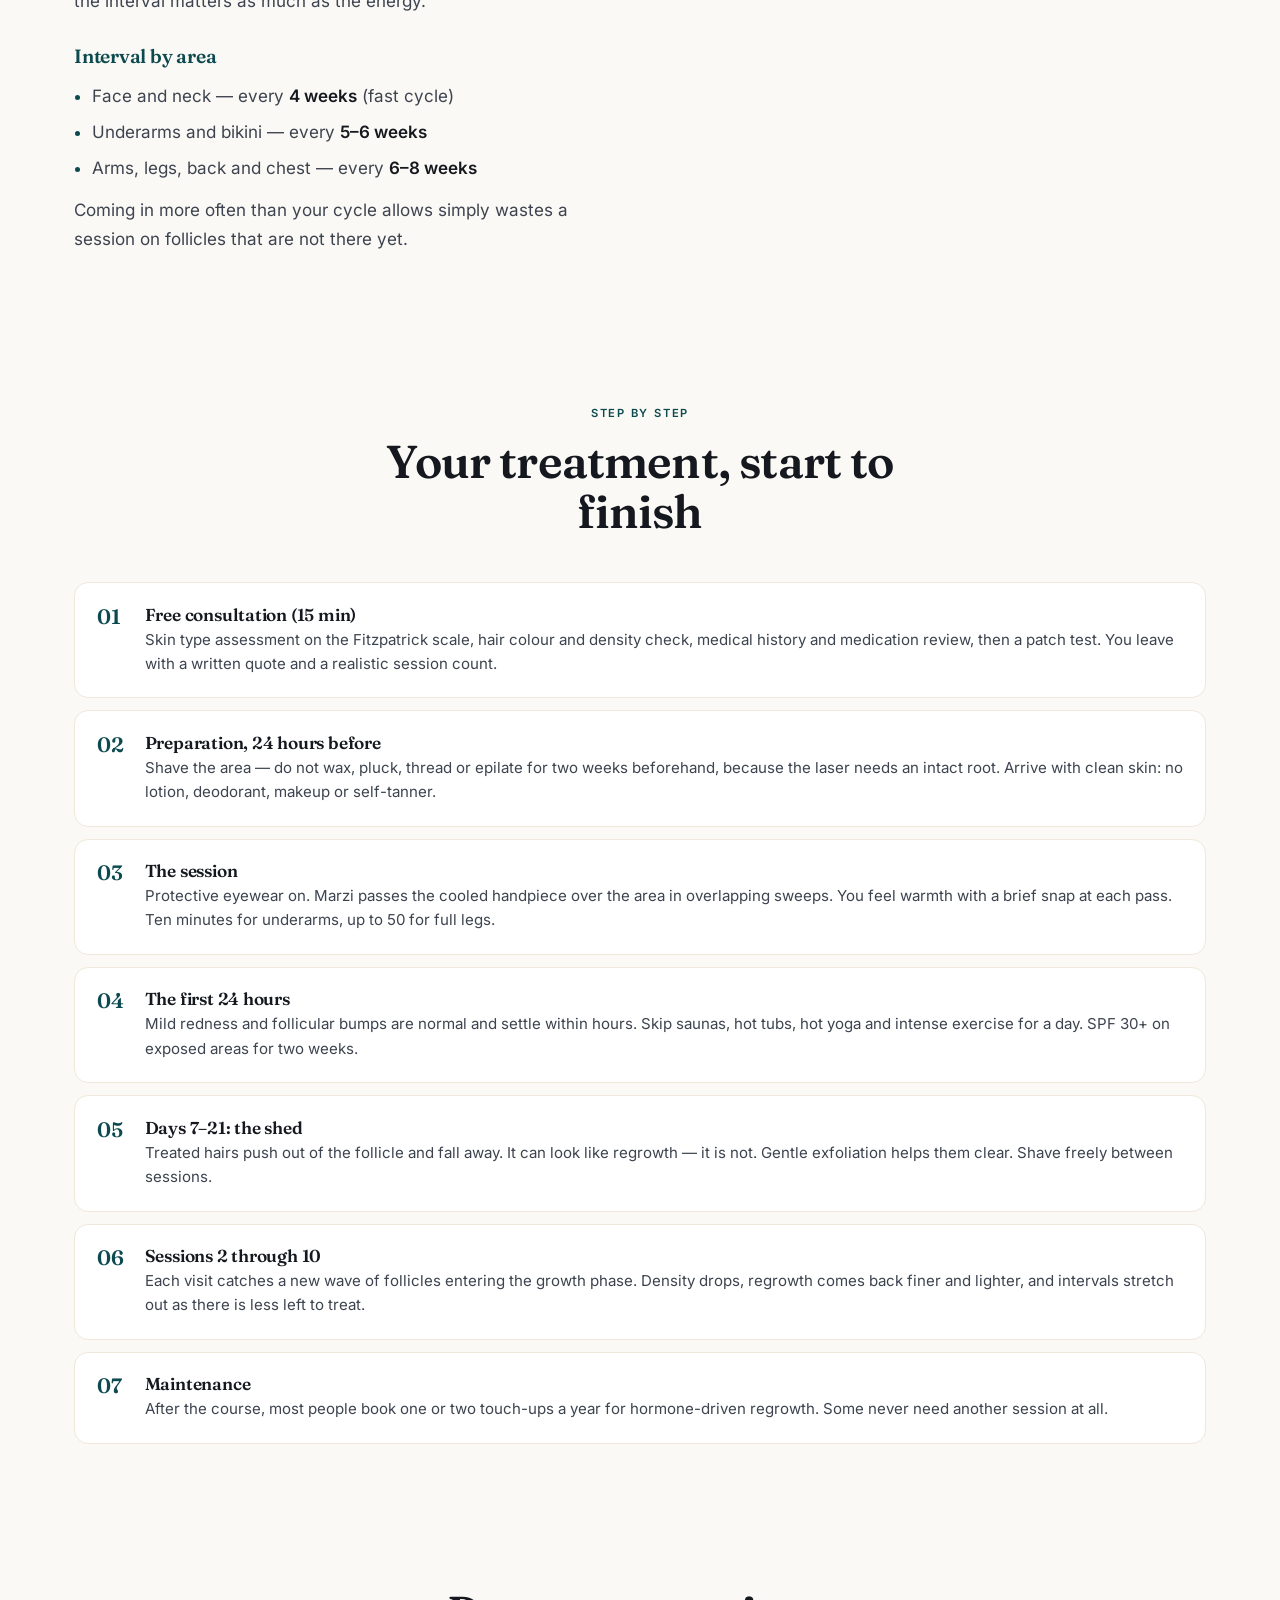
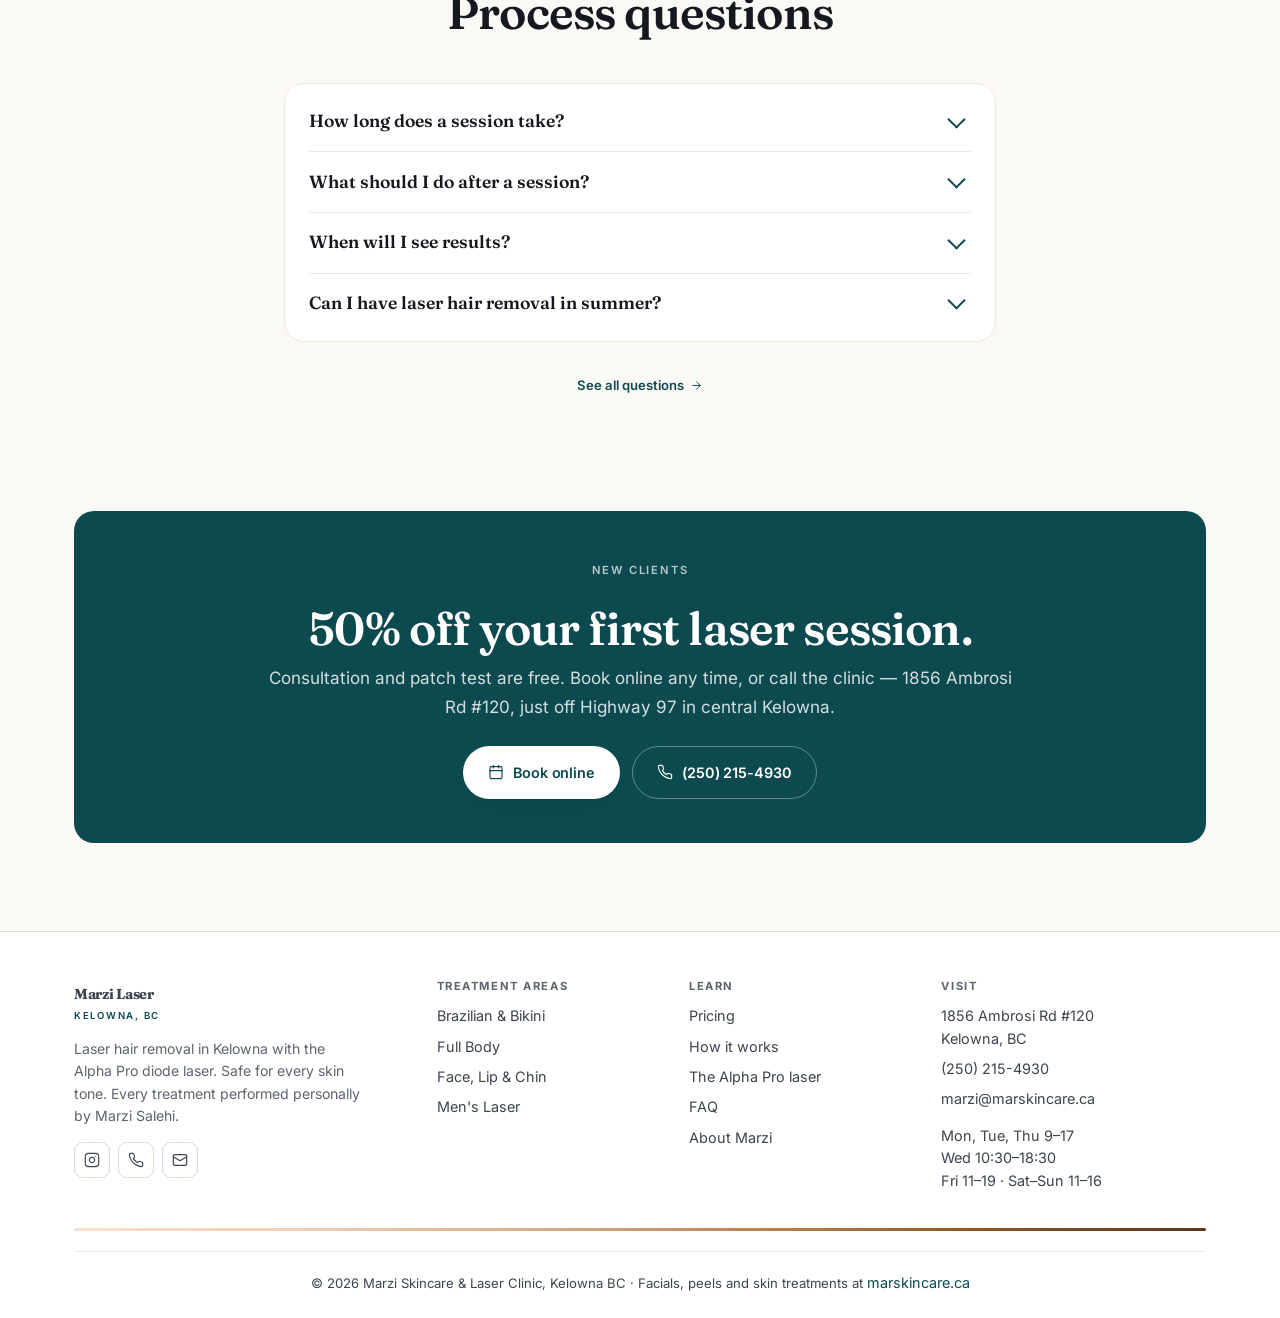
<file: how-it-works.html>
<!DOCTYPE html>
<html lang="en-CA">
<head>
<meta charset="utf-8">
<meta name="viewport" content="width=device-width,initial-scale=1">
<title>How Laser Hair Removal Works | Step by Step, Kelowna</title>
<meta name="description" content="What happens during laser hair removal, how to prepare, what a session feels like and how to care for your skin after. A step-by-step guide from a Kelowna clinic.">
<link rel="canonical" href="https://lagom.bond/how-it-works">
<meta name="robots" content="index,follow,max-image-preview:large,max-snippet:-1,max-video-preview:-1">
<meta name="theme-color" content="#FBF9F5">
<meta name="geo.region" content="CA-BC">
<meta name="geo.placename" content="Kelowna, British Columbia">
<meta name="geo.position" content="49.8809093;-119.4501528">
<meta name="ICBM" content="49.8809093, -119.4501528">
<meta property="og:type" content="website">
<meta property="og:locale" content="en_CA">
<meta property="og:site_name" content="Marzi Laser Kelowna">
<meta property="og:title" content="How Laser Hair Removal Works | Step by Step, Kelowna">
<meta property="og:description" content="What happens during laser hair removal, how to prepare, what a session feels like and how to care for your skin after. A step-by-step guide from a Kelowna clinic.">
<meta property="og:url" content="https://lagom.bond/how-it-works">
<meta property="og:image" content="https://marskincare.ca/wp-content/uploads/2026/03/Natural-beauty-with-Monstera-leaf.png.webp">
<meta name="twitter:card" content="summary_large_image">
<meta name="twitter:title" content="How Laser Hair Removal Works | Step by Step, Kelowna">
<meta name="twitter:description" content="What happens during laser hair removal, how to prepare, what a session feels like and how to care for your skin after. A step-by-step guide from a Kelowna clinic.">
<meta name="twitter:image" content="https://marskincare.ca/wp-content/uploads/2026/03/Natural-beauty-with-Monstera-leaf.png.webp">
<link rel="preconnect" href="https://marskincare.ca" crossorigin>
<link rel="preload" href="/assets/fonts/inter.woff2" as="font" type="font/woff2" crossorigin>
<link rel="preload" href="/assets/fonts/fraunces.woff2" as="font" type="font/woff2" crossorigin>
<link rel="icon" href="/assets/img/favicon.svg" type="image/svg+xml">
<style>/* ==========================================================================
   Marzi Laser — Kelowna
   Direction: warm clinical. Light, photographic, medically credible.
   Signature: the Fitzpatrick spectrum — the clinic's actual differentiator
   (it treats all six skin types) used as the brand's structural device.
   ========================================================================== */

@font-face{font-family:'Fraunces';font-style:normal;font-display:swap;font-weight:300 900;
  src:url(/assets/fonts/fraunces.woff2) format('woff2');
  unicode-range:U+0000-00FF,U+0131,U+0152-0153,U+02BB-02BC,U+02C6,U+02DA,U+02DC,U+2000-206F,U+2074,U+20AC,U+2122,U+2191,U+2193,U+2212,U+2215,U+FEFF,U+FFFD}
@font-face{font-family:'InterVar';font-style:normal;font-display:swap;font-weight:100 900;
  src:url(/assets/fonts/inter.woff2) format('woff2');
  unicode-range:U+0000-00FF,U+0131,U+0152-0153,U+02BB-02BC,U+02C6,U+02DA,U+02DC,U+2000-206F,U+2074,U+20AC,U+2122,U+2191,U+2193,U+2212,U+2215,U+FEFF,U+FFFD}

:root{
  --bone:#FBF9F5;
  --bone-2:#F5F1E9;
  --sand:#F0E8DC;
  --white:#FFFFFF;

  --ink:#15181E;
  --ink-2:#3D444F;
  --ink-3:#5D646F;

  --petrol:#0D4A50;
  --petrol-deep:#063337;
  --petrol-tint:#E4EEEC;

  --line:#E4DACC;
  --line-soft:#EFE7DA;

  /* Fitzpatrick spectrum — the signature palette, taken from the scale itself */
  --fp1:#F7E0D0; --fp2:#EFCEB4; --fp3:#DBAE87;
  --fp4:#BC8354; --fp5:#8D5524; --fp6:#5A3620;

  --serif:'Fraunces',ui-serif,Georgia,serif;
  --sans:'InterVar',-apple-system,BlinkMacSystemFont,'Segoe UI',Roboto,sans-serif;
  --ease:cubic-bezier(.22,1,.36,1);
  --r-lg:20px; --r-md:14px; --r-sm:9px;
  --maxw:1180px;
  --shadow:0 1px 2px rgba(21,24,30,.04),0 8px 24px -12px rgba(21,24,30,.10);
  --shadow-lift:0 2px 4px rgba(21,24,30,.05),0 18px 40px -18px rgba(21,24,30,.18);
}

*{margin:0;padding:0;box-sizing:border-box}
html{scroll-behavior:smooth;scroll-padding-top:5.5rem;-webkit-text-size-adjust:100%}
body{font-family:var(--sans);background:var(--bone);color:var(--ink);line-height:1.6;
  -webkit-font-smoothing:antialiased;overflow-x:hidden;font-size:17px}
::selection{background:var(--petrol);color:#fff}
img{max-width:100%;display:block}

/* Type */
h1,h2,h3,h4,.serif{font-family:var(--serif);font-weight:600;letter-spacing:-.018em;line-height:1.1;color:var(--ink)}
h1{font-size:clamp(2.5rem,5.2vw,4.25rem);margin-bottom:1.25rem}
h2{font-size:clamp(1.95rem,3.6vw,3rem);margin-bottom:.9rem}
h3{font-size:1.35rem;margin-bottom:.5rem;letter-spacing:-.012em}
h4{font-size:1.05rem;margin-bottom:.4rem}
p{color:var(--ink-2);line-height:1.7}
p+p{margin-top:.9rem}
strong{font-weight:600;color:var(--ink)}
a{color:inherit;text-decoration:none;transition:color .25s var(--ease)}

.eyebrow{display:inline-flex;align-items:center;gap:.5rem;font-size:.7rem;font-weight:600;
  letter-spacing:.16em;text-transform:uppercase;color:var(--petrol);margin-bottom:.85rem}
.lede{font-size:1.2rem;color:var(--ink-2);line-height:1.6;font-weight:400}
.muted{color:var(--ink-3);font-size:.88rem;line-height:1.6}

.prose p,.prose li{color:var(--ink-2)}
.prose h2{margin-top:2.75rem}
.prose h3{margin-top:1.9rem;color:var(--petrol);font-size:1.2rem}
.prose h2:first-child,.prose h3:first-child{margin-top:0}
.prose ul,.prose ol{padding-left:1.15rem;margin:.9rem 0}
.prose li{margin-bottom:.5rem;line-height:1.65}
.prose li::marker{color:var(--petrol)}
.prose a{color:var(--petrol);text-decoration:underline;text-decoration-thickness:1px;text-underline-offset:3px;font-weight:500}
.prose a:hover{color:var(--petrol-deep)}

/* Layout */
.container{max-width:var(--maxw);margin:0 auto;padding:0 1.5rem}
.narrow{max-width:760px}
section{padding:4.5rem 0}
section.tight{padding:2.5rem 0}
.sec-head{max-width:640px;margin-bottom:2.75rem}
.sec-head.center{margin-left:auto;margin-right:auto;text-align:center}
.grid-2{display:grid;grid-template-columns:1fr 1fr;gap:3rem;align-items:start}
.grid-2.center{align-items:center}
.grid-3{display:grid;grid-template-columns:repeat(3,1fr);gap:1.25rem}
.grid-4{display:grid;grid-template-columns:repeat(4,1fr);gap:1rem}
.mt-1{margin-top:1rem}.mt-2{margin-top:1.75rem}.mt-3{margin-top:2.75rem}
.text-center{text-align:center}

/* SIGNATURE: Fitzpatrick spectrum rule */
.spectrum{height:3px;width:100%;border-radius:2px;border:0;
  background:linear-gradient(90deg,var(--fp1) 0%,var(--fp2) 20%,var(--fp3) 40%,var(--fp4) 60%,var(--fp5) 80%,var(--fp6) 100%)}
.spectrum-label{display:flex;align-items:center;gap:.85rem;margin:2.5rem 0;
  font-size:.68rem;letter-spacing:.16em;text-transform:uppercase;color:var(--ink-3);font-weight:600}
.spectrum-label .spectrum{flex:1}

/* Buttons */
.btn{display:inline-flex;align-items:center;justify-content:center;gap:.55rem;
  padding:.85rem 1.5rem;border-radius:100px;font-size:.9rem;font-weight:600;
  font-family:var(--sans);cursor:pointer;border:1px solid transparent;
  transition:background .25s var(--ease),color .25s var(--ease),border-color .25s var(--ease),transform .25s var(--ease),box-shadow .25s var(--ease);
  min-height:46px;letter-spacing:-.005em;white-space:nowrap}
.btn svg{width:16px;height:16px;flex-shrink:0}
.btn-primary{background:var(--petrol);color:#fff;box-shadow:var(--shadow)}
.btn-primary:hover{background:var(--petrol-deep);transform:translateY(-1px);box-shadow:var(--shadow-lift)}
.btn-ghost{background:transparent;color:var(--ink);border-color:var(--line)}
.btn-ghost:hover{border-color:var(--petrol);color:var(--petrol);background:var(--petrol-tint)}
.btn-light{background:var(--white);color:var(--petrol);box-shadow:var(--shadow)}
.btn-light:hover{transform:translateY(-1px);box-shadow:var(--shadow-lift)}
.btn-sm{padding:.55rem 1rem;font-size:.8rem;min-height:38px}
.btn-block{width:100%}

/* Cards */
.card{background:var(--white);border:1px solid var(--line-soft);border-radius:var(--r-lg);
  padding:1.75rem;transition:border-color .3s var(--ease),box-shadow .3s var(--ease),transform .3s var(--ease);
  display:flex;flex-direction:column;height:100%}
a.card:hover{border-color:var(--petrol);box-shadow:var(--shadow-lift);transform:translateY(-2px)}
.card h3{margin-bottom:.4rem}
.card p{font-size:.95rem;line-height:1.6}
.card-foot{margin-top:auto;padding-top:1.1rem;border-top:1px solid var(--line-soft);
  display:flex;justify-content:space-between;align-items:center;gap:.75rem;flex-wrap:wrap}
.card-meta{font-size:.82rem;color:var(--ink-3);font-weight:500}
.card-go{font-size:.82rem;font-weight:600;color:var(--petrol);display:inline-flex;align-items:center;gap:.35rem}
.card-go svg{width:13px;height:13px;transition:transform .25s var(--ease)}
a.card:hover .card-go svg{transform:translateX(3px)}
.card-icon{width:38px;height:38px;border-radius:10px;background:var(--petrol-tint);
  display:flex;align-items:center;justify-content:center;color:var(--petrol);margin-bottom:.9rem}
.card-icon svg{width:18px;height:18px}
.panel{background:var(--white);border:1px solid var(--line-soft);border-radius:var(--r-lg);padding:2rem}
.panel-sand{background:var(--sand);border-color:var(--line)}
.sticky-col{position:sticky;top:5.5rem}

/* Skip / focus */
.skip{position:absolute;left:1rem;top:-60px;z-index:999;background:var(--petrol);color:#fff;
  padding:.7rem 1.1rem;border-radius:0 0 10px 10px;font-size:.85rem;font-weight:600;transition:top .25s var(--ease)}
.skip:focus{top:0}
:focus-visible{outline:2px solid var(--petrol);outline-offset:3px;border-radius:4px}

/* Nav */
.nav{position:sticky;top:0;z-index:100;background:rgba(251,249,245,.88);
  backdrop-filter:saturate(180%) blur(14px);-webkit-backdrop-filter:saturate(180%) blur(14px);
  border-bottom:1px solid transparent;transition:border-color .3s var(--ease)}
.nav.stuck{border-bottom-color:var(--line)}
.nav-in{display:flex;align-items:center;justify-content:space-between;gap:1rem;height:66px}
.brand{font-family:var(--serif);font-size:1.2rem;font-weight:700;letter-spacing:-.02em;line-height:1.05;color:var(--ink);white-space:nowrap}
.brand em{display:block;font-size:.6rem;font-family:var(--sans);font-style:normal;font-weight:600;
  letter-spacing:.18em;text-transform:uppercase;color:var(--petrol);margin-top:2px}
.nav-links{display:flex;align-items:center;gap:1.5rem}
.nav-links>a,.drop>button{font-size:.86rem;font-weight:500;color:var(--ink-2);background:none;border:0;
  font-family:var(--sans);cursor:pointer;display:inline-flex;align-items:center;gap:.3rem;padding:.4rem 0}
.nav-links>a:hover,.drop>button:hover{color:var(--petrol)}
.nav-links>a[aria-current=page]{color:var(--ink);font-weight:600}
.drop{position:relative}
.drop svg{width:11px;height:11px;transition:transform .25s var(--ease)}
.drop:hover svg,.drop:focus-within svg{transform:rotate(180deg)}
.drop-menu{position:absolute;top:calc(100% + 6px);left:50%;transform:translateX(-50%) translateY(6px);
  background:var(--white);border:1px solid var(--line);border-radius:var(--r-md);
  box-shadow:var(--shadow-lift);padding:.4rem;min-width:260px;
  opacity:0;visibility:hidden;transition:all .25s var(--ease)}
.drop:hover .drop-menu,.drop:focus-within .drop-menu{opacity:1;visibility:visible;transform:translateX(-50%) translateY(0)}
.drop-menu a{display:block;padding:.6rem .75rem;border-radius:9px;font-size:.88rem;color:var(--ink-2);font-weight:500}
.drop-menu a:hover{background:var(--petrol-tint);color:var(--petrol)}
.nav-right{display:flex;align-items:center;gap:.65rem}
.nav-tel{font-size:.86rem;font-weight:600;color:var(--ink);white-space:nowrap;display:inline-flex;align-items:center;gap:.4rem}
.nav-tel svg{width:14px;height:14px;color:var(--petrol)}
.burger{display:none;width:42px;height:42px;border-radius:10px;border:1px solid var(--line);
  background:var(--white);cursor:pointer;align-items:center;justify-content:center;color:var(--ink)}
.burger svg{width:18px;height:18px}
.sheet{display:none;position:fixed;inset:0;z-index:99;background:var(--bone);padding:5.5rem 1.5rem 2rem;overflow-y:auto}
.sheet.open{display:block}
.sheet a{display:block;padding:.95rem .25rem;font-size:1.05rem;font-weight:500;
  color:var(--ink);border-bottom:1px solid var(--line-soft);font-family:var(--serif)}
.sheet .btn{margin-top:1.5rem;border-bottom:0}

/* Hero */
.hero{padding:3.5rem 0 3rem}
.hero-grid{display:grid;grid-template-columns:1.02fr .98fr;gap:3.5rem;align-items:center}
.pill{display:inline-flex;align-items:center;gap:.45rem;padding:.4rem .85rem;border-radius:100px;
  background:var(--petrol-tint);color:var(--petrol);font-size:.74rem;font-weight:600;
  letter-spacing:.04em;margin-bottom:1.1rem}
.pill svg{width:13px;height:13px}
.hero p.lede{max-width:34em}
.hero-cta{display:flex;gap:.75rem;flex-wrap:wrap;margin:1.75rem 0 1.5rem}
.hero-tags{display:flex;flex-wrap:wrap;gap:.5rem}
.tag{display:inline-flex;align-items:center;gap:.35rem;padding:.4rem .8rem;border-radius:100px;
  background:var(--white);border:1px solid var(--line);font-size:.78rem;color:var(--ink-2);font-weight:500}
.tag svg{width:12px;height:12px;color:var(--petrol)}
.hero-media{position:relative;border-radius:var(--r-lg);overflow:hidden;background:var(--sand);
  box-shadow:var(--shadow-lift);aspect-ratio:4/5}
.hero-media img{width:100%;height:100%;object-fit:cover;object-position:center 22%}
.hero-badge{position:absolute;left:1rem;right:1rem;bottom:1rem;background:rgba(255,255,255,.94);
  backdrop-filter:blur(8px);border-radius:var(--r-md);padding:.85rem 1rem;
  display:flex;align-items:center;justify-content:space-between;gap:1rem}
.hero-badge b{font-family:var(--serif);font-size:1rem;font-weight:600;display:block;line-height:1.2}
.hero-badge span{font-size:.74rem;color:var(--ink-3)}

.phero{padding:2.5rem 0 2rem}
.phero h1{font-size:clamp(2.1rem,4.4vw,3.4rem)}
.phero .lede{max-width:44em}

/* Stats */
.stats{display:grid;grid-template-columns:repeat(4,1fr);gap:1rem}
.stat{text-align:center;padding:1.25rem .75rem;background:var(--white);border:1px solid var(--line-soft);border-radius:var(--r-md)}
.stat b{display:block;font-family:var(--serif);font-size:2rem;font-weight:600;color:var(--petrol);line-height:1}
.stat span{display:block;font-size:.72rem;text-transform:uppercase;letter-spacing:.1em;color:var(--ink-3);margin-top:.4rem;font-weight:600}

/* Answer block (AEO) */
.answer{background:var(--white);border:1px solid var(--line);border-left:3px solid var(--petrol);
  border-radius:var(--r-sm);padding:1.35rem 1.5rem;margin:1.5rem 0}
.answer .lbl{display:block;font-size:.66rem;letter-spacing:.18em;text-transform:uppercase;
  color:var(--petrol);font-weight:700;margin-bottom:.5rem}
.answer p{color:var(--ink);font-size:1rem;line-height:1.65}

/* Breadcrumbs */
.crumbs{font-size:.78rem;color:var(--ink-3);margin-bottom:1.25rem}
.crumbs ol{list-style:none;display:flex;flex-wrap:wrap;gap:.4rem;align-items:center}
.crumbs a:hover{color:var(--petrol)}
.crumbs li+li::before{content:'/';margin-right:.4rem;color:var(--line)}

/* Steps */
.steps{display:flex;flex-direction:column;gap:.75rem}
.step{display:flex;gap:1.1rem;padding:1.35rem;background:var(--white);
  border:1px solid var(--line-soft);border-radius:var(--r-md);align-items:flex-start}
.step-n{font-family:var(--serif);font-size:1.3rem;font-weight:600;color:var(--petrol);
  min-width:1.9rem;line-height:1.2;font-variant-numeric:tabular-nums}
.step h3{font-size:1.08rem;margin-bottom:.25rem}
.step p{font-size:.94rem;margin:0;line-height:1.6}

/* Tables */
.tw{overflow-x:auto;-webkit-overflow-scrolling:touch;border-radius:var(--r-md)}
table.t{width:100%;border-collapse:collapse;min-width:460px;font-size:.94rem}
table.t caption{text-align:left;padding:0 0 .85rem;color:var(--ink-3);font-size:.84rem}
table.t th,table.t td{padding:.8rem .9rem;text-align:left;border-bottom:1px solid var(--line-soft)}
table.t thead th{font-size:.68rem;text-transform:uppercase;letter-spacing:.12em;color:var(--ink-3);
  font-weight:700;border-bottom:1px solid var(--line)}
table.t td{color:var(--ink-2)}
table.t td:first-child{color:var(--ink);font-weight:500}
table.t td.n{font-family:var(--serif);font-size:1.02rem;font-weight:600;color:var(--petrol);white-space:nowrap}
table.t tbody tr:last-child td{border-bottom:0}
table.t tbody tr:hover{background:var(--bone-2)}

/* FAQ */
.faq{background:var(--white);border:1px solid var(--line-soft);border-radius:var(--r-lg);padding:.5rem 1.5rem}
.fq{border-bottom:1px solid var(--line-soft)}
.fq:last-child{border-bottom:0}
.fq-q{width:100%;text-align:left;background:none;border:0;cursor:pointer;padding:1.15rem 2.5rem 1.15rem 0;
  font-family:var(--serif);font-size:1.1rem;font-weight:600;color:var(--ink);position:relative;line-height:1.3}
.fq-q:hover{color:var(--petrol)}
.fq-q::after{content:'';position:absolute;right:.5rem;top:50%;width:11px;height:11px;
  border-right:2px solid var(--petrol);border-bottom:2px solid var(--petrol);
  transform:translateY(-70%) rotate(45deg);transition:transform .3s var(--ease)}
.fq-q[aria-expanded=true]::after{transform:translateY(-30%) rotate(225deg)}
.fq-a{max-height:0;overflow:hidden;transition:max-height .4s var(--ease)}
.fq-a>div{padding:0 2.5rem 1.35rem 0}
.fq-a p{font-size:.96rem;line-height:1.68}
.fq-a a{color:var(--petrol);text-decoration:underline;text-underline-offset:3px;font-weight:500}

/* Skin type selector (signature interactive) */
.fp-grid{display:grid;grid-template-columns:repeat(6,1fr);gap:.4rem;margin:1.1rem 0}
.fp{border:1px solid var(--line);border-radius:var(--r-sm);background:var(--white);cursor:pointer;
  padding:.45rem .3rem;text-align:center;font-size:.66rem;font-weight:700;color:var(--ink-3);
  font-family:var(--sans);letter-spacing:.06em;transition:all .25s var(--ease)}
.fp i{display:block;height:34px;border-radius:6px;margin-bottom:.4rem;font-style:normal}
.fp:hover{border-color:var(--petrol);color:var(--petrol)}
.fp[aria-selected=true]{border-color:var(--petrol);border-width:2px;color:var(--petrol);background:var(--petrol-tint)}
.fp-out{background:var(--bone-2);border:1px solid var(--line-soft);border-radius:var(--r-md);
  padding:1rem 1.1rem;min-height:96px}
.fp-out b{font-family:var(--serif);font-size:1.05rem;display:block;margin-bottom:.2rem;color:var(--ink)}
.fp-out p{font-size:.9rem;margin:0;line-height:1.6}

/* Checks */
.checks{list-style:none;display:flex;flex-direction:column;gap:.65rem}
.checks li{display:flex;gap:.7rem;align-items:flex-start;color:var(--ink-2);font-size:.96rem;line-height:1.6}
.checks svg{width:15px;height:15px;color:var(--petrol);flex-shrink:0;margin-top:.25rem}

/* CTA band */
.band{background:var(--petrol);color:#fff;border-radius:var(--r-lg);padding:2.75rem 2rem;text-align:center}
.band h2{color:#fff;margin-bottom:.6rem}
.band p{color:rgba(255,255,255,.82);max-width:44em;margin:0 auto 1.5rem}
.band .eyebrow{color:rgba(255,255,255,.7)}
.band-cta{display:flex;gap:.75rem;justify-content:center;flex-wrap:wrap}

/* Contact tiles */
.tile{background:var(--white);border:1px solid var(--line-soft);border-radius:var(--r-md);
  padding:1.5rem 1.25rem;text-align:center;transition:all .3s var(--ease);display:block}
a.tile:hover{border-color:var(--petrol);box-shadow:var(--shadow-lift);transform:translateY(-2px)}
.tile svg{width:20px;height:20px;color:var(--petrol);margin:0 auto .6rem}
.tile .lbl{font-size:.68rem;text-transform:uppercase;letter-spacing:.13em;color:var(--ink-3);font-weight:600;margin-bottom:.3rem}
.tile b{font-size:.98rem;font-weight:600;line-height:1.4;display:block}

.map{border:0;width:100%;height:340px;border-radius:var(--r-lg);display:block;background:var(--sand)}

/* Forms */
.fld{margin-bottom:1rem}
.fld label{display:block;font-size:.78rem;font-weight:600;color:var(--ink);margin-bottom:.4rem}
.fld input,.fld select,.fld textarea{width:100%;background:var(--white);border:1px solid var(--line);color:var(--ink);
  padding:.75rem .9rem;font-size:.95rem;border-radius:var(--r-sm);font-family:var(--sans);
  outline:none;transition:border-color .2s var(--ease),box-shadow .2s var(--ease);min-height:46px}
.fld textarea{resize:vertical;min-height:110px}
.fld input:focus,.fld select:focus,.fld textarea:focus{border-color:var(--petrol);box-shadow:0 0 0 3px var(--petrol-tint)}
.fld input::placeholder,.fld textarea::placeholder{color:var(--ink-3)}
.hint{font-size:.78rem;color:var(--ink-3);margin-top:.35rem}

/* Footer */
.foot{background:var(--white);border-top:1px solid var(--line);padding:3rem 0 1.5rem;margin-top:3rem}
.foot-grid{display:grid;grid-template-columns:1.5fr 1fr 1fr 1.2fr;gap:2rem;margin-bottom:2.25rem}
.foot h3{font-family:var(--sans);font-size:.7rem;text-transform:uppercase;letter-spacing:.14em;
  color:var(--ink-3);margin-bottom:.85rem;font-weight:700}
.foot ul{list-style:none;display:flex;flex-direction:column;gap:.5rem}
.foot a,.foot li{font-size:.9rem;color:var(--ink-2);line-height:1.55}
.foot a:hover{color:var(--petrol)}
.foot-social{display:flex;gap:.5rem;margin-top:.9rem}
.foot-social a{width:36px;height:36px;border-radius:9px;border:1px solid var(--line);
  display:flex;align-items:center;justify-content:center;color:var(--ink-2)}
.foot-social a:hover{border-color:var(--petrol);color:var(--petrol)}
.foot-social svg{width:16px;height:16px}
.foot-bot{border-top:1px solid var(--line-soft);padding-top:1.25rem;font-size:.82rem;color:var(--ink-3);text-align:center}
.foot-bot a{color:var(--petrol)}

/* Sticky mobile bar */
.bar{display:none;position:fixed;bottom:0;left:0;right:0;z-index:95;background:rgba(255,255,255,.96);
  backdrop-filter:blur(12px);border-top:1px solid var(--line);padding:.6rem .75rem;gap:.5rem;
  padding-bottom:calc(.6rem + env(safe-area-inset-bottom))}
.bar .btn{flex:1;font-size:.82rem;padding:.7rem .5rem}

/* Reveal */
.rv{opacity:0;transform:translateY(18px);transition:opacity .7s var(--ease),transform .7s var(--ease)}
.rv.on{opacity:1;transform:none}
.d1{transition-delay:.08s}.d2{transition-delay:.16s}.d3{transition-delay:.24s}

.sr{position:absolute;width:1px;height:1px;padding:0;margin:-1px;overflow:hidden;clip:rect(0,0,0,0);white-space:nowrap;border:0}

/* Responsive */
@media(max-width:1000px){
  .nav-links{gap:1.1rem}.nav-links>a,.drop>button{font-size:.8rem}
  .foot-grid{grid-template-columns:1fr 1fr}
}
@media(max-width:880px){
  .nav-links,.nav-tel{display:none}
  .burger{display:flex}
  .hero-grid,.grid-2{grid-template-columns:1fr;gap:2rem}
  .grid-3{grid-template-columns:1fr}
  .grid-4,.stats{grid-template-columns:1fr 1fr}
  .hero{padding:2rem 0}
  .hero-media{aspect-ratio:3/2}
  section{padding:3rem 0}
  .bar{display:flex}
  body{padding-bottom:66px}
  .sticky-col{position:static}
}
@media(max-width:560px){
  body{font-size:16px}
  .foot-grid{grid-template-columns:1fr;gap:1.5rem}
  .fp-grid{grid-template-columns:repeat(3,1fr)}
  .hero-cta{flex-direction:column}
  .hero-cta .btn{width:100%}
  .band{padding:2rem 1.25rem}
  .faq{padding:.25rem 1.1rem}
  .panel{padding:1.35rem}
}
@media(prefers-reduced-motion:reduce){
  *,*::before,*::after{animation-duration:.01ms!important;transition-duration:.01ms!important;scroll-behavior:auto!important}
  .rv{opacity:1;transform:none}
}
@media print{
  .nav,.bar,.sheet,.band{display:none!important}
  body{background:#fff;font-size:11pt}
  .card,.panel,.faq{border:1px solid #ccc;box-shadow:none;break-inside:avoid}
  .fq-a{max-height:none!important}
}
</style>
<script type="application/ld+json">{"@context":"https://schema.org","@graph":[{"@type":"HowTo","name":"How laser hair removal works, step by step","description":"The full treatment process at a Kelowna laser hair removal clinic.","totalTime":"P10M","step":[{"@type":"HowToStep","position":1,"name":"Free consultation and patch test","text":"Skin type assessment, medical history review, and a test pulse on a small area."},{"@type":"HowToStep","position":2,"name":"Preparation","text":"Shave 12 to 24 hours before. No waxing, plucking or threading for two weeks prior."},{"@type":"HowToStep","position":3,"name":"The session","text":"A cooled handpiece passes over the area in overlapping sweeps."},{"@type":"HowToStep","position":4,"name":"Aftercare","text":"Avoid heat and intense exercise for 24 hours. Use SPF 30+ for two weeks."},{"@type":"HowToStep","position":5,"name":"The shed","text":"Treated hairs fall out 7 to 21 days later."},{"@type":"HowToStep","position":6,"name":"Repeat sessions","text":"Six to ten sessions spaced four to eight weeks apart."},{"@type":"HowToStep","position":7,"name":"Maintenance","text":"One or two touch-ups a year after the course."}]},{"@context":"https://schema.org","@type":"FAQPage","mainEntity":[{"@type":"Question","name":"How long does a session take?","acceptedAnswer":{"@type":"Answer","text":"Underarms take about ten minutes. Upper lip is closer to five. Bikini and Brazilian run 15\u201325 minutes, full legs 40\u201350, and a full-body session about 90. Power Motion Technology moves in continuous sweeping passes rather than single stamped shots, which is where the speed comes from."}},{"@type":"Question","name":"What should I do after a session?","acceptedAnswer":{"@type":"Answer","text":"Expect mild redness and small raised bumps around each follicle for a few hours \u2014 that reaction means the follicle absorbed the energy. Keep the area cool, use a fragrance-free moisturiser, and skip hot tubs, saunas, hot yoga and heavy workouts for 24 hours. Use SPF 30+ on any treated area that sees daylight for the following two weeks. Do not pluck or wax between sessions \u2014 shaving is fine and encouraged."}},{"@type":"Question","name":"When will I see results?","acceptedAnswer":{"@type":"Answer","text":"Treated hairs shed 7\u201321 days after each session, which often looks like new growth but is the follicle pushing the dead shaft out. Most people notice visible thinning after the second or third session. The clearest gains usually come between sessions three and six."}},{"@type":"Question","name":"Can I have laser hair removal in summer?","acceptedAnswer":{"@type":"Answer","text":"Yes, with care. The constraint is not the season but the tan: freshly tanned skin has more melanin at the surface, which changes safe settings. Keep treated areas out of direct sun and under SPF 30+ for two weeks either side of a session, and avoid self-tanner entirely during a course. Many Okanagan clients start courses in autumn for this reason."}}]}]}</script>
</head>
<body>
<a href="#main" class="skip">Skip to content</a>
<svg xmlns="http://www.w3.org/2000/svg" style="display:none" aria-hidden="true"><symbol id="i-phone" viewBox="0 0 24 24" fill="none" stroke="currentColor" stroke-width="1.75" stroke-linecap="round" stroke-linejoin="round"><path d="M22 16.9v3a2 2 0 0 1-2.2 2 19.8 19.8 0 0 1-8.6-3.1 19.5 19.5 0 0 1-6-6A19.8 19.8 0 0 1 2 4.2 2 2 0 0 1 4 2h3a2 2 0 0 1 2 1.7c.1 1 .4 1.9.7 2.8a2 2 0 0 1-.5 2.1L8.1 9.9a16 16 0 0 0 6 6l1.3-1.1a2 2 0 0 1 2.1-.5c.9.3 1.8.6 2.8.7a2 2 0 0 1 1.7 2z"/></symbol><symbol id="i-menu" viewBox="0 0 24 24" fill="none" stroke="currentColor" stroke-width="1.75" stroke-linecap="round" stroke-linejoin="round"><path d="M3 6h18M3 12h18M3 18h18"/></symbol><symbol id="i-down" viewBox="0 0 24 24" fill="none" stroke="currentColor" stroke-width="1.75" stroke-linecap="round" stroke-linejoin="round"><path d="m6 9 6 6 6-6"/></symbol><symbol id="i-check" viewBox="0 0 24 24" fill="none" stroke="currentColor" stroke-width="1.75" stroke-linecap="round" stroke-linejoin="round"><path d="M20 6 9 17l-5-5"/></symbol><symbol id="i-right" viewBox="0 0 24 24" fill="none" stroke="currentColor" stroke-width="1.75" stroke-linecap="round" stroke-linejoin="round"><path d="M5 12h14M12 5l7 7-7 7"/></symbol><symbol id="i-ig" viewBox="0 0 24 24" fill="none" stroke="currentColor" stroke-width="1.75" stroke-linecap="round" stroke-linejoin="round"><rect x="2" y="2" width="20" height="20" rx="5"/><path d="M16 11.4A4 4 0 1 1 12.6 8 4 4 0 0 1 16 11.4z"/><path d="M17.5 6.5h.01"/></symbol><symbol id="i-mail" viewBox="0 0 24 24" fill="none" stroke="currentColor" stroke-width="1.75" stroke-linecap="round" stroke-linejoin="round"><rect x="2" y="4" width="20" height="16" rx="2"/><path d="m22 7-10 6L2 7"/></symbol><symbol id="i-pin" viewBox="0 0 24 24" fill="none" stroke="currentColor" stroke-width="1.75" stroke-linecap="round" stroke-linejoin="round"><path d="M20 10c0 6-8 12-8 12s-8-6-8-12a8 8 0 0 1 16 0z"/><circle cx="12" cy="10" r="3"/></symbol><symbol id="i-clock" viewBox="0 0 24 24" fill="none" stroke="currentColor" stroke-width="1.75" stroke-linecap="round" stroke-linejoin="round"><circle cx="12" cy="12" r="10"/><path d="M12 6v6l4 2"/></symbol><symbol id="i-cal" viewBox="0 0 24 24" fill="none" stroke="currentColor" stroke-width="1.75" stroke-linecap="round" stroke-linejoin="round"><rect x="3" y="4" width="18" height="18" rx="2"/><path d="M16 2v4M8 2v4M3 10h18"/></symbol><symbol id="i-shield" viewBox="0 0 24 24" fill="none" stroke="currentColor" stroke-width="1.75" stroke-linecap="round" stroke-linejoin="round"><path d="M12 22s8-4 8-10V5l-8-3-8 3v7c0 6 8 10 8 10z"/><path d="m9 12 2 2 4-4"/></symbol><symbol id="i-spark" viewBox="0 0 24 24" fill="none" stroke="currentColor" stroke-width="1.75" stroke-linecap="round" stroke-linejoin="round"><path d="M12 3v3M12 18v3M5.6 5.6l2.1 2.1M16.3 16.3l2.1 2.1M3 12h3M18 12h3M5.6 18.4l2.1-2.1M16.3 7.7l2.1-2.1"/><circle cx="12" cy="12" r="3"/></symbol><symbol id="i-user" viewBox="0 0 24 24" fill="none" stroke="currentColor" stroke-width="1.75" stroke-linecap="round" stroke-linejoin="round"><path d="M20 21v-2a4 4 0 0 0-4-4H8a4 4 0 0 0-4 4v2"/><circle cx="12" cy="7" r="4"/></symbol><symbol id="i-tag" viewBox="0 0 24 24" fill="none" stroke="currentColor" stroke-width="1.75" stroke-linecap="round" stroke-linejoin="round"><path d="M20.6 13.4 12 22l-9-9V3h10l7.6 7.6a2 2 0 0 1 0 2.8z"/><path d="M7 7h.01"/></symbol><symbol id="i-chat" viewBox="0 0 24 24" fill="none" stroke="currentColor" stroke-width="1.75" stroke-linecap="round" stroke-linejoin="round"><path d="M21 15a2 2 0 0 1-2 2H7l-4 4V5a2 2 0 0 1 2-2h14a2 2 0 0 1 2 2z"/></symbol><symbol id="i-leaf" viewBox="0 0 24 24" fill="none" stroke="currentColor" stroke-width="1.75" stroke-linecap="round" stroke-linejoin="round"><path d="M11 20A7 7 0 0 1 9.8 6.1C15.5 5 17 4.5 19 2c1 2 2 4.2 2 8 0 5.5-4.8 10-10 10z"/><path d="M2 21c0-3 1.9-5.7 4.5-7"/></symbol><symbol id="i-zap" viewBox="0 0 24 24" fill="none" stroke="currentColor" stroke-width="1.75" stroke-linecap="round" stroke-linejoin="round"><path d="M13 2 3 14h9l-1 8 10-12h-9l1-8z"/></symbol><symbol id="i-shirt" viewBox="0 0 24 24" fill="none" stroke="currentColor" stroke-width="1.75" stroke-linecap="round" stroke-linejoin="round"><path d="M20.4 6.5 16 4a4 4 0 0 1-8 0L3.6 6.5a1 1 0 0 0-.4 1.3l1.8 3.6a1 1 0 0 0 1.3.4l1.2-.6V20a1 1 0 0 0 1 1h7a1 1 0 0 0 1-1v-8.8l1.2.6a1 1 0 0 0 1.3-.4l1.8-3.6a1 1 0 0 0-.4-1.3z"/></symbol><symbol id="i-star" viewBox="0 0 24 24" fill="none" stroke="currentColor" stroke-width="1.75" stroke-linecap="round" stroke-linejoin="round"><path d="m12 2 3.1 6.3 6.9 1-5 4.9 1.2 6.8L12 17.8 5.8 21l1.2-6.8-5-4.9 6.9-1z"/></symbol></svg>
<nav class="nav" aria-label="Main">
<div class="container nav-in">
<a href="/" class="brand">Marzi Laser<em>Kelowna, BC</em></a>
<div class="nav-links"><a href="/">Home</a><div class="drop"><button type="button" aria-haspopup="true">Treatment Areas <svg aria-hidden="true"><use href="#i-down"/></svg></button><div class="drop-menu"><a href="/brazilian-bikini-laser-hair-removal-kelowna">Brazilian &amp; Bikini</a><a href="/full-body-laser-hair-removal-kelowna">Full Body</a><a href="/facial-laser-hair-removal-kelowna">Face, Lip &amp; Chin</a><a href="/mens-laser-hair-removal-kelowna">Men's Laser Hair Removal</a></div></div><a href="/pricing">Pricing</a><a href="/how-it-works" aria-current="page">How It Works</a><a href="/alpha-pro-laser">The Laser</a><a href="/faq">FAQ</a><a href="/about">About</a><a href="/contact">Contact</a></div>
<div class="nav-right">
<a href="tel:+12502154930" class="nav-tel"><svg aria-hidden="true"><use href="#i-phone"/></svg>(250) 215-4930</a>
<a href="https://www.vagaro.com/marziskincarecorp1" class="btn btn-primary btn-sm" rel="noopener" target="_blank">Book online</a>
<button class="burger" aria-label="Menu" aria-expanded="false" aria-controls="sheet"><svg aria-hidden="true"><use href="#i-menu"/></svg></button>
</div></div></nav>
<div class="sheet" id="sheet"><div class="container">
<a href="/">Home</a><a href="/brazilian-bikini-laser-hair-removal-kelowna">Brazilian &amp; Bikini</a><a href="/full-body-laser-hair-removal-kelowna">Full Body</a><a href="/facial-laser-hair-removal-kelowna">Face, Lip &amp; Chin</a><a href="/mens-laser-hair-removal-kelowna">Men's Laser Hair Removal</a><a href="/pricing">Pricing</a><a href="/how-it-works">How It Works</a><a href="/alpha-pro-laser">The Laser</a><a href="/faq">FAQ</a><a href="/about">About</a><a href="/contact">Contact</a>
<a href="https://www.vagaro.com/marziskincarecorp1" class="btn btn-primary btn-block" rel="noopener" target="_blank"><svg aria-hidden="true"><use href="#i-cal"/></svg> Book online</a>
<a href="tel:+12502154930" class="btn btn-ghost btn-block" style="margin-top:.6rem"><svg aria-hidden="true"><use href="#i-phone"/></svg> (250) 215-4930</a>
</div></div>
<main id="main"><header class="phero"><div class="container">
<nav class="crumbs" aria-label="Breadcrumb"><ol><li><a href="/">Home</a></li><li><span aria-current="page">How It Works</span></li></ol></nav><script type="application/ld+json">{"@context":"https://schema.org","@type":"BreadcrumbList","itemListElement":[{"@type":"ListItem","position":1,"name":"Home","item":"https://lagom.bond/"},{"@type":"ListItem","position":2,"name":"How It Works"}]}</script>
<div class="rv">
  <p class="eyebrow">The process</p>
  <h1>How Laser Hair Removal Works</h1>
  <p class="lede">The science in plain language, plus exactly what to expect from your first phone call to your final maintenance session.</p>
  <div class="answer"><span class="lbl">Quick answer</span><p>Laser hair removal works by <strong>selective photothermolysis</strong>: a laser pulse is tuned to a wavelength that melanin absorbs strongly. Pigment in the hair shaft converts that light into heat, which travels down to the follicle and disables the cells that regrow hair, while a cooling tip keeps surrounding skin at a safe temperature. Because it only works on follicles in the active growth phase, <strong>6–10 sessions spaced 4–8 weeks apart</strong> are needed for a permanent reduction.</p></div>
</div></div></header>
<section style="padding-top:1rem"><div class="container grid-2">
  <div class="rv prose">
    <h2>The science, briefly</h2>
    <p>Hair and skin both contain melanin, but not in equal concentration. In a hair follicle it is densely packed in
    the shaft; in skin it sits diffusely in the upper layer. A laser exploits that difference.</p>
    <p>The Alpha&nbsp;Pro emits at <strong>808&nbsp;nanometres</strong>, in the near-infrared. That wavelength is
    absorbed well by melanin but passes through water and haemoglobin, so it reaches the follicle 2–5&nbsp;mm below the
    surface without cooking everything on the way. The absorbed light becomes heat. Heat above roughly 70&nbsp;°C
    destroys the follicular stem cells and the dermal papilla — the structures that build a new hair.</p>
    <p>The window for doing that safely is narrow, and it is controlled by three settings: <strong>fluence</strong>
    (energy per square centimetre), <strong>pulse width</strong> (how long the energy is delivered) and
    <strong>cooling</strong>. Longer pulses at lower fluence spread the heat over time, which is exactly what makes
    darker skin safe to treat.</p>

    <h2>Why one session can never be enough</h2>
    <p>Every follicle cycles independently through three phases:</p>
    <ul>
      <li><strong>Anagen</strong> — active growth, shaft attached to the papilla. <em>The only phase a laser can destroy.</em></li>
      <li><strong>Catagen</strong> — transition, the follicle detaches and shrinks.</li>
      <li><strong>Telogen</strong> — rest, then shedding.</li>
    </ul>
    <p>At any moment only around <strong>20–30%</strong> of follicles in an area are in anagen. That is the ceiling on
    what a single session can achieve, no matter how good the machine is. Repeat sessions spaced to the area's cycle
    length catch successive waves — which is why the interval matters as much as the energy.</p>

    <h3>Interval by area</h3>
    <ul>
      <li>Face and neck — every <strong>4 weeks</strong> (fast cycle)</li>
      <li>Underarms and bikini — every <strong>5–6 weeks</strong></li>
      <li>Arms, legs, back and chest — every <strong>6–8 weeks</strong></li>
    </ul>
    <p>Coming in more often than your cycle allows simply wastes a session on follicles that are not there yet.</p>
  </div>

  <div class="rv d1">
    <div class="panel sticky-col">
      <h3>Who is a good candidate?</h3>
      <ul class="checks mt-1">
        <li><svg aria-hidden="true"><use href="#i-check"/></svg> <span><strong>Best results:</strong> dark, coarse hair on any skin tone</span></li>
        <li><svg aria-hidden="true"><use href="#i-check"/></svg> <span><strong>Good results:</strong> medium-brown hair, fine dark hair over more sessions</span></li>
        <li><svg aria-hidden="true"><use href="#i-spark"/></svg> <span><strong>Limited response:</strong> white, grey and true red hair — there is no melanin
        to target, on any machine</span></li>
      </ul>
      <hr class="spectrum" style="margin:1.5rem 0">
      <h3 style="font-size:1.15rem">Tell Marzi about</h3>
      <ul class="checks">
        <li><svg aria-hidden="true"><use href="#i-check"/></svg> Isotretinoin (Accutane) in the last 6 months</li>
        <li><svg aria-hidden="true"><use href="#i-check"/></svg> Photosensitising medication — some antibiotics, retinoids, St John's wort</li>
        <li><svg aria-hidden="true"><use href="#i-check"/></svg> Pregnancy or breastfeeding</li>
        <li><svg aria-hidden="true"><use href="#i-check"/></svg> Active cold sores near the treatment area</li>
        <li><svg aria-hidden="true"><use href="#i-check"/></svg> A history of keloid scarring or hyperpigmentation</li>
        <li><svg aria-hidden="true"><use href="#i-check"/></svg> PCOS or other hormonal conditions</li>
      </ul>
      <p class="muted mt-1">None of these is automatically disqualifying. They change timing and settings, which is
      exactly what the consultation is for.</p>
    </div>
  </div>
</div></section>

<section><div class="container">
  <div class="sec-head center rv"><p class="eyebrow">Step by step</p><h2>Your treatment, start to finish</h2></div>
  <div class="steps rv">
    <div class="step"><span class="step-n">01</span><div><h3>Free consultation (15 min)</h3>
      <p>Skin type assessment on the Fitzpatrick scale, hair colour and density check, medical history and medication
      review, then a patch test. You leave with a written quote and a realistic session count.</p></div></div>
    <div class="step"><span class="step-n">02</span><div><h3>Preparation, 24 hours before</h3>
      <p>Shave the area — do not wax, pluck, thread or epilate for two weeks beforehand, because the laser needs an
      intact root. Arrive with clean skin: no lotion, deodorant, makeup or self-tanner.</p></div></div>
    <div class="step"><span class="step-n">03</span><div><h3>The session</h3>
      <p>Protective eyewear on. Marzi passes the cooled handpiece over the area in overlapping sweeps. You feel warmth
      with a brief snap at each pass. Ten minutes for underarms, up to 50 for full legs.</p></div></div>
    <div class="step"><span class="step-n">04</span><div><h3>The first 24 hours</h3>
      <p>Mild redness and follicular bumps are normal and settle within hours. Skip saunas, hot tubs, hot yoga and
      intense exercise for a day. SPF 30+ on exposed areas for two weeks.</p></div></div>
    <div class="step"><span class="step-n">05</span><div><h3>Days 7–21: the shed</h3>
      <p>Treated hairs push out of the follicle and fall away. It can look like regrowth — it is not. Gentle
      exfoliation helps them clear. Shave freely between sessions.</p></div></div>
    <div class="step"><span class="step-n">06</span><div><h3>Sessions 2 through 10</h3>
      <p>Each visit catches a new wave of follicles entering the growth phase. Density drops, regrowth comes back finer
      and lighter, and intervals stretch out as there is less left to treat.</p></div></div>
    <div class="step"><span class="step-n">07</span><div><h3>Maintenance</h3>
      <p>After the course, most people book one or two touch-ups a year for hormone-driven regrowth. Some never need
      another session at all.</p></div></div>
  </div>
</div></section>

<section><div class="container narrow">
  <div class="sec-head center rv"><h2>Process questions</h2></div>
  <div class="faq rv"><div class="fq"><button class="fq-q" aria-expanded="false" aria-controls="a-how-long-does-a-session-take" id="q-how-long-does-a-session-take">How long does a session take?</button><div class="fq-a" id="a-how-long-does-a-session-take" role="region" aria-labelledby="q-how-long-does-a-session-take"><div><p>Underarms take about ten minutes. Upper lip is closer to five. Bikini and Brazilian run 15–25 minutes, full legs 40–50, and a full-body session about 90. Power Motion Technology moves in continuous sweeping passes rather than single stamped shots, which is where the speed comes from.</p></div></div></div><div class="fq"><button class="fq-q" aria-expanded="false" aria-controls="a-what-should-i-do-after-a-session" id="q-what-should-i-do-after-a-session">What should I do after a session?</button><div class="fq-a" id="a-what-should-i-do-after-a-session" role="region" aria-labelledby="q-what-should-i-do-after-a-session"><div><p>Expect mild redness and small raised bumps around each follicle for a few hours — that reaction means the follicle absorbed the energy. Keep the area cool, use a fragrance-free moisturiser, and skip hot tubs, saunas, hot yoga and heavy workouts for 24 hours.</p><p>Use SPF 30+ on any treated area that sees daylight for the following two weeks. Do not pluck or wax between sessions — shaving is fine and encouraged.</p></div></div></div><div class="fq"><button class="fq-q" aria-expanded="false" aria-controls="a-when-will-i-see-results" id="q-when-will-i-see-results">When will I see results?</button><div class="fq-a" id="a-when-will-i-see-results" role="region" aria-labelledby="q-when-will-i-see-results"><div><p>Treated hairs shed 7–21 days after each session, which often looks like new growth but is the follicle pushing the dead shaft out. Most people notice visible thinning after the second or third session. The clearest gains usually come between sessions three and six.</p></div></div></div><div class="fq"><button class="fq-q" aria-expanded="false" aria-controls="a-can-i-have-laser-hair-removal-in-summe" id="q-can-i-have-laser-hair-removal-in-summe">Can I have laser hair removal in summer?</button><div class="fq-a" id="a-can-i-have-laser-hair-removal-in-summe" role="region" aria-labelledby="q-can-i-have-laser-hair-removal-in-summe"><div><p>Yes, with care. The constraint is not the season but the tan: freshly tanned skin has more melanin at the surface, which changes safe settings. Keep treated areas out of direct sun and under SPF 30+ for two weeks either side of a session, and avoid self-tanner entirely during a course. Many Okanagan clients start courses in autumn for this reason.</p></div></div></div></div>
  <p class="text-center mt-2"><a href="/faq" class="card-go">See all questions <svg aria-hidden="true"><use href="#i-right"/></svg></a></p>
</div></section>
<section class="tight"><div class="container"><div class="band rv">
  <p class="eyebrow">New clients</p>
  <h2>50% off your first laser session.</h2>
  <p>Consultation and patch test are free. Book online any time, or call the clinic — 1856 Ambrosi Rd&nbsp;#120,
  just off Highway&nbsp;97 in central Kelowna.</p>
  <div class="band-cta">
    <a href="https://www.vagaro.com/marziskincarecorp1" class="btn btn-light" rel="noopener" target="_blank"><svg aria-hidden="true"><use href="#i-cal"/></svg> Book online</a>
    <a href="tel:+12502154930" class="btn btn-ghost" style="color:#fff;border-color:rgba(255,255,255,.35)"><svg aria-hidden="true"><use href="#i-phone"/></svg> (250) 215-4930</a>
  </div>
</div></div></section></main>
<footer class="foot"><div class="container">
<div class="foot-grid">
  <div>
    <a href="/" class="brand">Marzi Laser<em>Kelowna, BC</em></a>
    <p class="muted" style="margin-top:.9rem;max-width:32ch">Laser hair removal in Kelowna with the Alpha&nbsp;Pro
    diode laser. Safe for every skin tone. Every treatment performed personally by Marzi Salehi.</p>
    <div class="foot-social">
      <a href="https://www.instagram.com/marzi_skincare_laser_clinic/" rel="noopener" target="_blank" aria-label="Instagram"><svg aria-hidden="true"><use href="#i-ig"/></svg></a>
      <a href="tel:+12502154930" aria-label="Phone"><svg aria-hidden="true"><use href="#i-phone"/></svg></a>
      <a href="mailto:marzi@marskincare.ca" aria-label="Email"><svg aria-hidden="true"><use href="#i-mail"/></svg></a>
    </div>
  </div>
  <div><h3>Treatment areas</h3><ul>
    <li><a href="/brazilian-bikini-laser-hair-removal-kelowna">Brazilian &amp; Bikini</a></li>
    <li><a href="/full-body-laser-hair-removal-kelowna">Full Body</a></li>
    <li><a href="/facial-laser-hair-removal-kelowna">Face, Lip &amp; Chin</a></li>
    <li><a href="/mens-laser-hair-removal-kelowna">Men's Laser</a></li>
  </ul></div>
  <div><h3>Learn</h3><ul>
    <li><a href="/pricing">Pricing</a></li>
    <li><a href="/how-it-works">How it works</a></li>
    <li><a href="/alpha-pro-laser">The Alpha Pro laser</a></li>
    <li><a href="/faq">FAQ</a></li>
    <li><a href="/about">About Marzi</a></li>
  </ul></div>
  <div><h3>Visit</h3><ul>
    <li>1856 Ambrosi Rd #120<br>Kelowna, BC</li>
    <li><a href="tel:+12502154930">(250) 215-4930</a></li>
    <li><a href="mailto:marzi@marskincare.ca">marzi@marskincare.ca</a></li>
    <li style="margin-top:.4rem">Mon, Tue, Thu 9–17<br>Wed 10:30–18:30<br>Fri 11–19 · Sat–Sun 11–16</li>
  </ul></div>
</div>
<hr class="spectrum" style="margin-bottom:1.25rem">
<div class="foot-bot"><p>&copy; <span data-year>2026</span> Marzi Skincare &amp; Laser Clinic, Kelowna BC ·
Facials, peels and skin treatments at <a href="https://marskincare.ca/" rel="noopener">marskincare.ca</a></p></div>
</div></footer>
<div class="bar">
  <a href="tel:+12502154930" class="btn btn-ghost"><svg aria-hidden="true"><use href="#i-phone"/></svg> Call</a>
  <a href="https://www.vagaro.com/marziskincarecorp1" class="btn btn-primary" rel="noopener" target="_blank"><svg aria-hidden="true"><use href="#i-cal"/></svg> Book online</a>
</div>
<script src="/assets/js/site.js" defer></script>
</body></html>
</file>
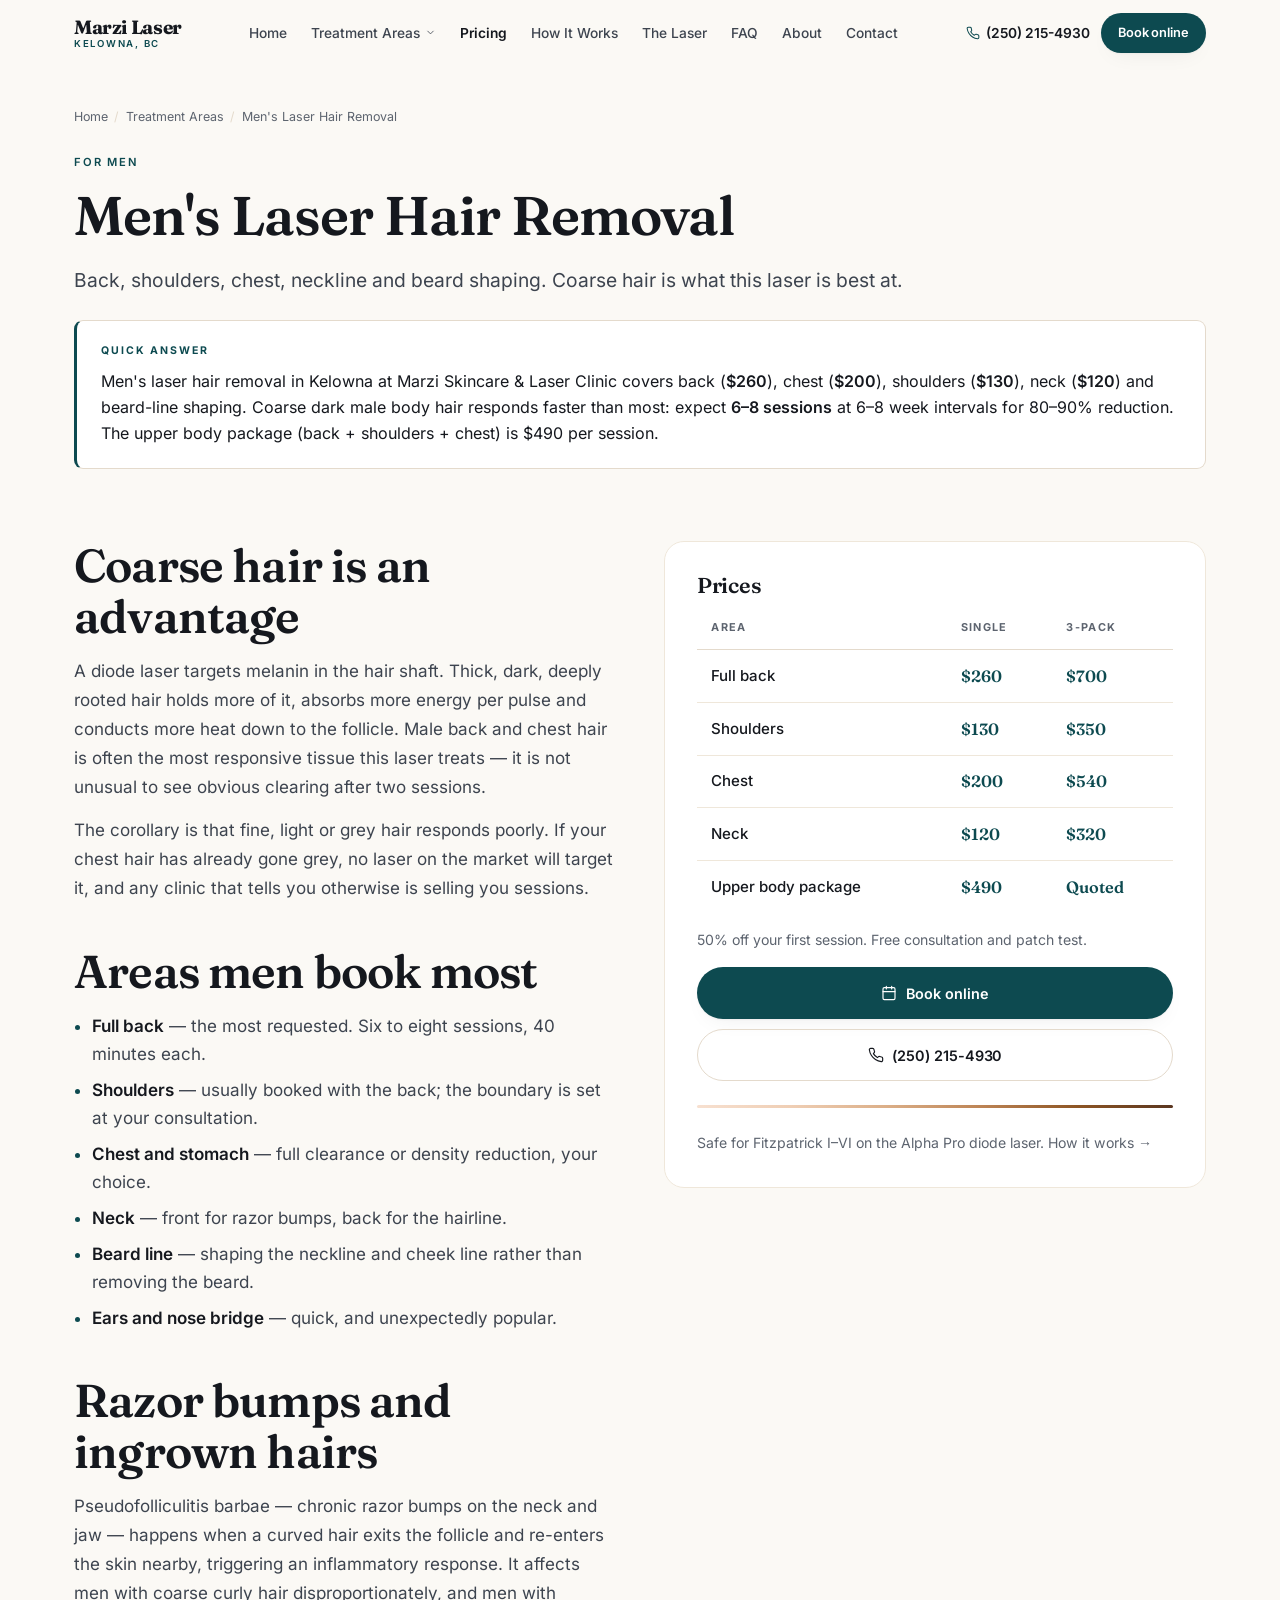
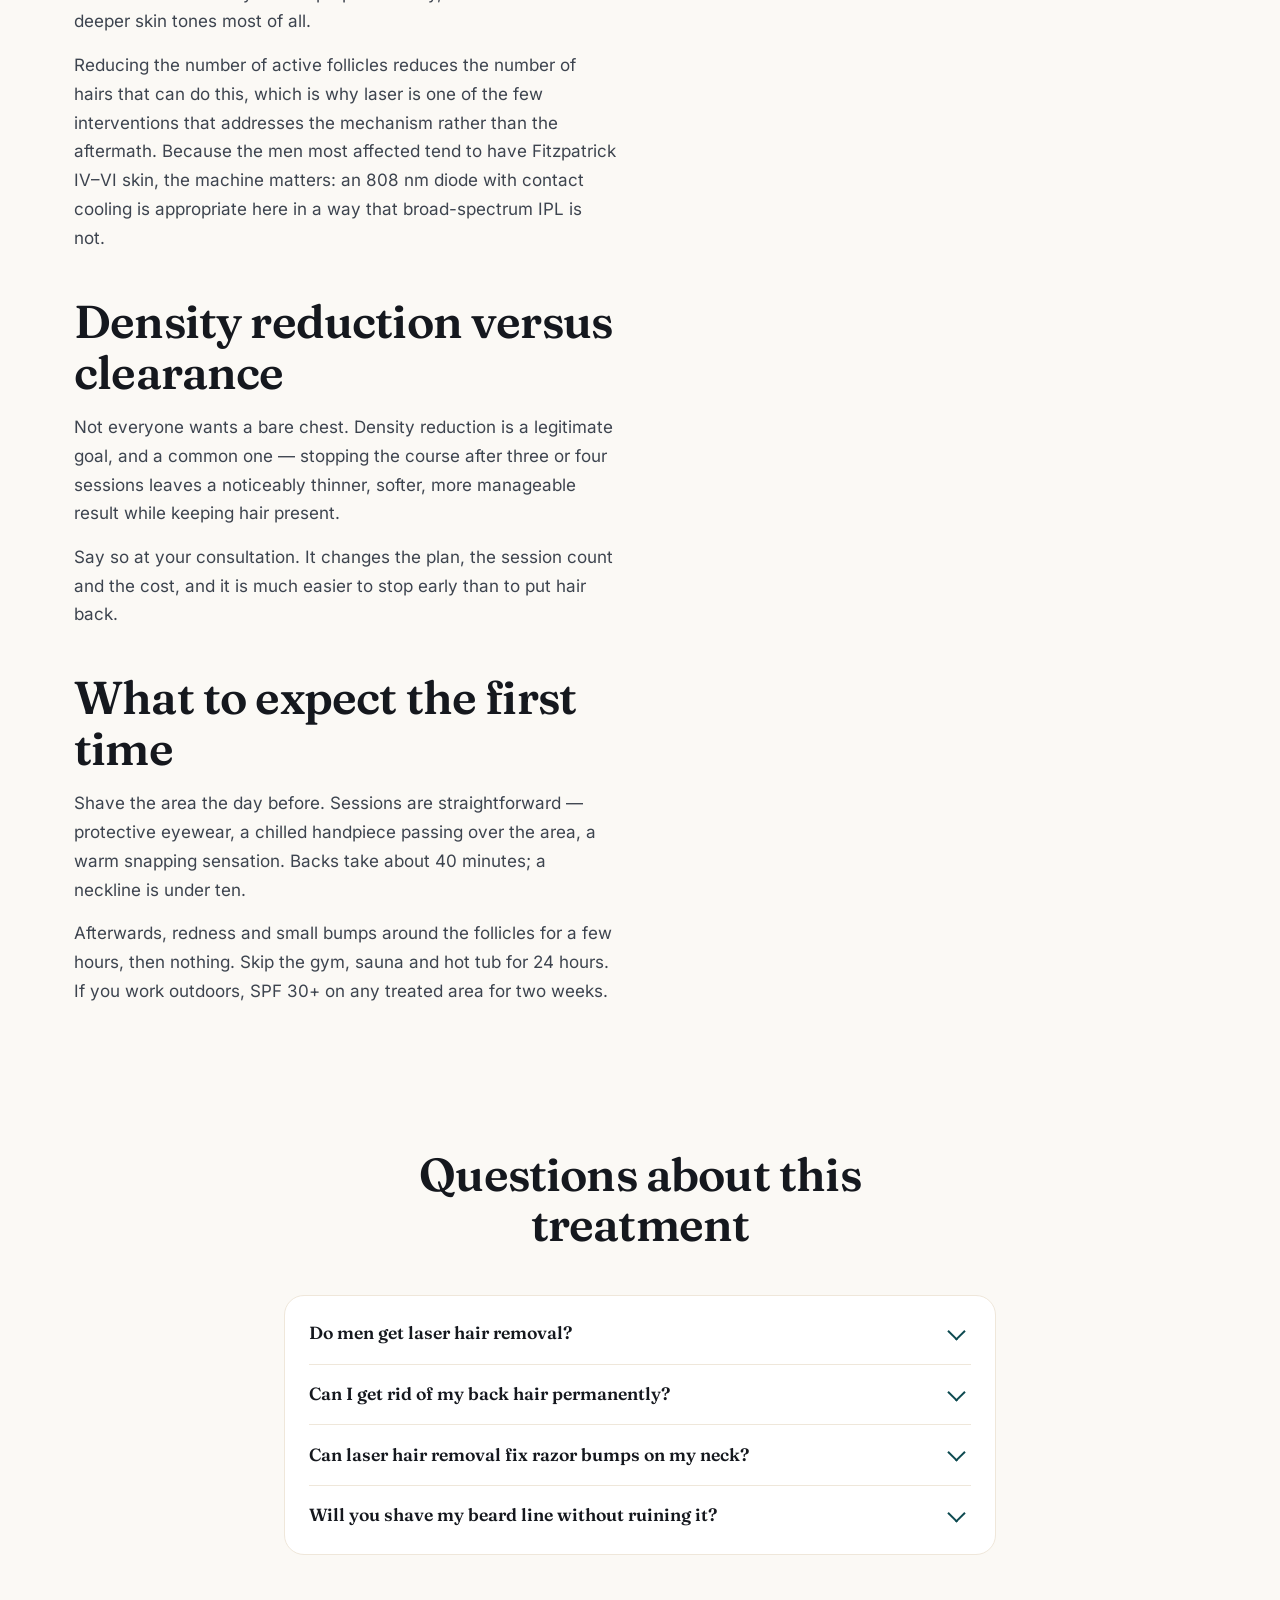
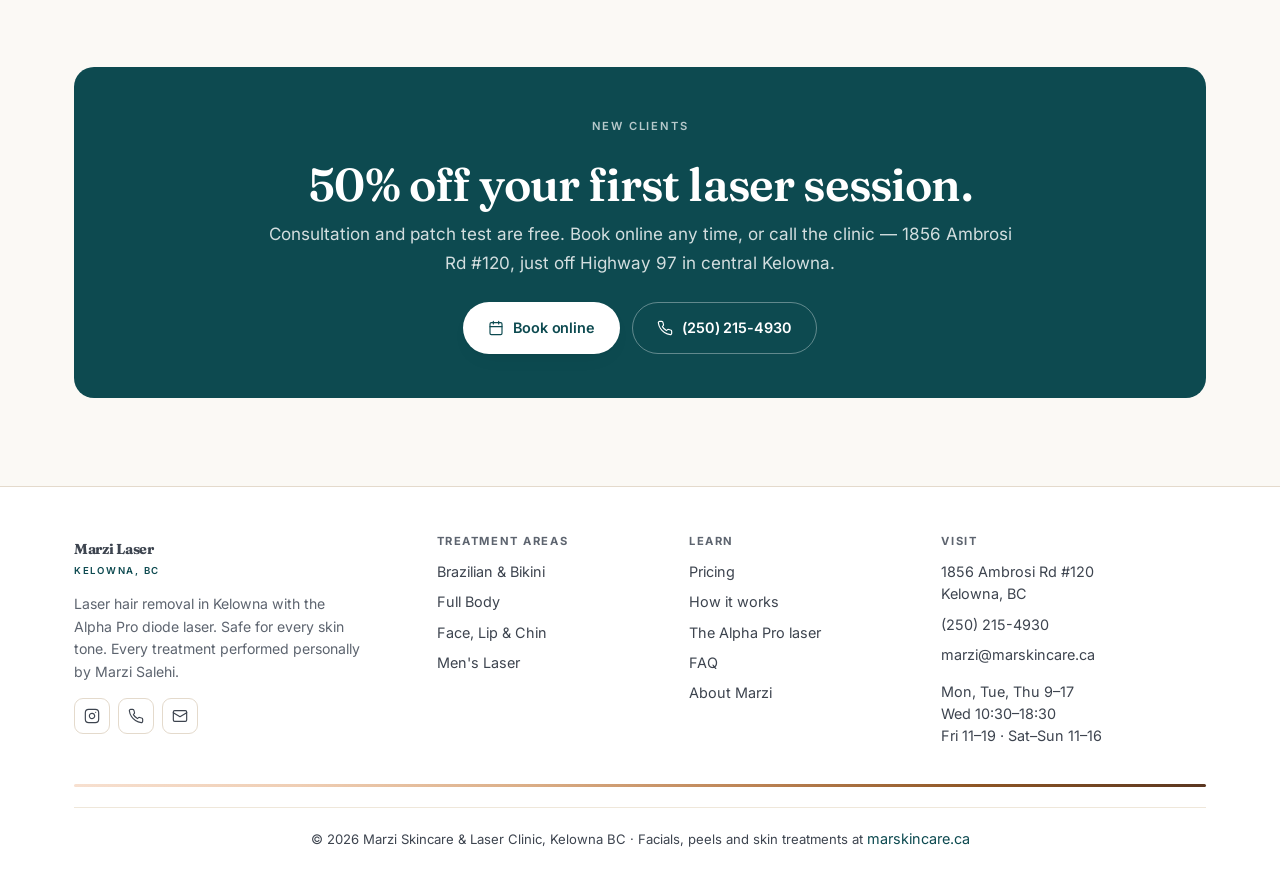
<file: mens-laser-hair-removal-kelowna.html>
<!DOCTYPE html>
<html lang="en-CA">
<head>
<meta charset="utf-8">
<meta name="viewport" content="width=device-width,initial-scale=1">
<title>Men's Laser Hair Removal Kelowna | Back, Chest &amp; Neck</title>
<meta name="description" content="Men's laser hair removal in Kelowna: back $260, chest $200, shoulders $130, plus beard-line shaping. Coarse hair responds fastest. Free consultation.">
<link rel="canonical" href="https://lagom.bond/mens-laser-hair-removal-kelowna">
<meta name="robots" content="index,follow,max-image-preview:large,max-snippet:-1,max-video-preview:-1">
<meta name="theme-color" content="#FBF9F5">
<meta name="geo.region" content="CA-BC">
<meta name="geo.placename" content="Kelowna, British Columbia">
<meta name="geo.position" content="49.8809093;-119.4501528">
<meta name="ICBM" content="49.8809093, -119.4501528">
<meta property="og:type" content="website">
<meta property="og:locale" content="en_CA">
<meta property="og:site_name" content="Marzi Laser Kelowna">
<meta property="og:title" content="Men's Laser Hair Removal Kelowna | Back, Chest &amp; Neck">
<meta property="og:description" content="Men's laser hair removal in Kelowna: back $260, chest $200, shoulders $130, plus beard-line shaping. Coarse hair responds fastest. Free consultation.">
<meta property="og:url" content="https://lagom.bond/mens-laser-hair-removal-kelowna">
<meta property="og:image" content="https://marskincare.ca/wp-content/uploads/2026/03/Natural-beauty-with-Monstera-leaf.png.webp">
<meta name="twitter:card" content="summary_large_image">
<meta name="twitter:title" content="Men's Laser Hair Removal Kelowna | Back, Chest &amp; Neck">
<meta name="twitter:description" content="Men's laser hair removal in Kelowna: back $260, chest $200, shoulders $130, plus beard-line shaping. Coarse hair responds fastest. Free consultation.">
<meta name="twitter:image" content="https://marskincare.ca/wp-content/uploads/2026/03/Natural-beauty-with-Monstera-leaf.png.webp">
<link rel="preconnect" href="https://marskincare.ca" crossorigin>
<link rel="preload" href="/assets/fonts/inter.woff2" as="font" type="font/woff2" crossorigin>
<link rel="preload" href="/assets/fonts/fraunces.woff2" as="font" type="font/woff2" crossorigin>
<link rel="icon" href="/assets/img/favicon.svg" type="image/svg+xml">
<style>/* ==========================================================================
   Marzi Laser — Kelowna
   Direction: warm clinical. Light, photographic, medically credible.
   Signature: the Fitzpatrick spectrum — the clinic's actual differentiator
   (it treats all six skin types) used as the brand's structural device.
   ========================================================================== */

@font-face{font-family:'Fraunces';font-style:normal;font-display:swap;font-weight:300 900;
  src:url(/assets/fonts/fraunces.woff2) format('woff2');
  unicode-range:U+0000-00FF,U+0131,U+0152-0153,U+02BB-02BC,U+02C6,U+02DA,U+02DC,U+2000-206F,U+2074,U+20AC,U+2122,U+2191,U+2193,U+2212,U+2215,U+FEFF,U+FFFD}
@font-face{font-family:'InterVar';font-style:normal;font-display:swap;font-weight:100 900;
  src:url(/assets/fonts/inter.woff2) format('woff2');
  unicode-range:U+0000-00FF,U+0131,U+0152-0153,U+02BB-02BC,U+02C6,U+02DA,U+02DC,U+2000-206F,U+2074,U+20AC,U+2122,U+2191,U+2193,U+2212,U+2215,U+FEFF,U+FFFD}

:root{
  --bone:#FBF9F5;
  --bone-2:#F5F1E9;
  --sand:#F0E8DC;
  --white:#FFFFFF;

  --ink:#15181E;
  --ink-2:#3D444F;
  --ink-3:#5D646F;

  --petrol:#0D4A50;
  --petrol-deep:#063337;
  --petrol-tint:#E4EEEC;

  --line:#E4DACC;
  --line-soft:#EFE7DA;

  /* Fitzpatrick spectrum — the signature palette, taken from the scale itself */
  --fp1:#F7E0D0; --fp2:#EFCEB4; --fp3:#DBAE87;
  --fp4:#BC8354; --fp5:#8D5524; --fp6:#5A3620;

  --serif:'Fraunces',ui-serif,Georgia,serif;
  --sans:'InterVar',-apple-system,BlinkMacSystemFont,'Segoe UI',Roboto,sans-serif;
  --ease:cubic-bezier(.22,1,.36,1);
  --r-lg:20px; --r-md:14px; --r-sm:9px;
  --maxw:1180px;
  --shadow:0 1px 2px rgba(21,24,30,.04),0 8px 24px -12px rgba(21,24,30,.10);
  --shadow-lift:0 2px 4px rgba(21,24,30,.05),0 18px 40px -18px rgba(21,24,30,.18);
}

*{margin:0;padding:0;box-sizing:border-box}
html{scroll-behavior:smooth;scroll-padding-top:5.5rem;-webkit-text-size-adjust:100%}
body{font-family:var(--sans);background:var(--bone);color:var(--ink);line-height:1.6;
  -webkit-font-smoothing:antialiased;overflow-x:hidden;font-size:17px}
::selection{background:var(--petrol);color:#fff}
img{max-width:100%;display:block}

/* Type */
h1,h2,h3,h4,.serif{font-family:var(--serif);font-weight:600;letter-spacing:-.018em;line-height:1.1;color:var(--ink)}
h1{font-size:clamp(2.5rem,5.2vw,4.25rem);margin-bottom:1.25rem}
h2{font-size:clamp(1.95rem,3.6vw,3rem);margin-bottom:.9rem}
h3{font-size:1.35rem;margin-bottom:.5rem;letter-spacing:-.012em}
h4{font-size:1.05rem;margin-bottom:.4rem}
p{color:var(--ink-2);line-height:1.7}
p+p{margin-top:.9rem}
strong{font-weight:600;color:var(--ink)}
a{color:inherit;text-decoration:none;transition:color .25s var(--ease)}

.eyebrow{display:inline-flex;align-items:center;gap:.5rem;font-size:.7rem;font-weight:600;
  letter-spacing:.16em;text-transform:uppercase;color:var(--petrol);margin-bottom:.85rem}
.lede{font-size:1.2rem;color:var(--ink-2);line-height:1.6;font-weight:400}
.muted{color:var(--ink-3);font-size:.88rem;line-height:1.6}

.prose p,.prose li{color:var(--ink-2)}
.prose h2{margin-top:2.75rem}
.prose h3{margin-top:1.9rem;color:var(--petrol);font-size:1.2rem}
.prose h2:first-child,.prose h3:first-child{margin-top:0}
.prose ul,.prose ol{padding-left:1.15rem;margin:.9rem 0}
.prose li{margin-bottom:.5rem;line-height:1.65}
.prose li::marker{color:var(--petrol)}
.prose a{color:var(--petrol);text-decoration:underline;text-decoration-thickness:1px;text-underline-offset:3px;font-weight:500}
.prose a:hover{color:var(--petrol-deep)}

/* Layout */
.container{max-width:var(--maxw);margin:0 auto;padding:0 1.5rem}
.narrow{max-width:760px}
section{padding:4.5rem 0}
section.tight{padding:2.5rem 0}
.sec-head{max-width:640px;margin-bottom:2.75rem}
.sec-head.center{margin-left:auto;margin-right:auto;text-align:center}
.grid-2{display:grid;grid-template-columns:1fr 1fr;gap:3rem;align-items:start}
.grid-2.center{align-items:center}
.grid-3{display:grid;grid-template-columns:repeat(3,1fr);gap:1.25rem}
.grid-4{display:grid;grid-template-columns:repeat(4,1fr);gap:1rem}
.mt-1{margin-top:1rem}.mt-2{margin-top:1.75rem}.mt-3{margin-top:2.75rem}
.text-center{text-align:center}

/* SIGNATURE: Fitzpatrick spectrum rule */
.spectrum{height:3px;width:100%;border-radius:2px;border:0;
  background:linear-gradient(90deg,var(--fp1) 0%,var(--fp2) 20%,var(--fp3) 40%,var(--fp4) 60%,var(--fp5) 80%,var(--fp6) 100%)}
.spectrum-label{display:flex;align-items:center;gap:.85rem;margin:2.5rem 0;
  font-size:.68rem;letter-spacing:.16em;text-transform:uppercase;color:var(--ink-3);font-weight:600}
.spectrum-label .spectrum{flex:1}

/* Buttons */
.btn{display:inline-flex;align-items:center;justify-content:center;gap:.55rem;
  padding:.85rem 1.5rem;border-radius:100px;font-size:.9rem;font-weight:600;
  font-family:var(--sans);cursor:pointer;border:1px solid transparent;
  transition:background .25s var(--ease),color .25s var(--ease),border-color .25s var(--ease),transform .25s var(--ease),box-shadow .25s var(--ease);
  min-height:46px;letter-spacing:-.005em;white-space:nowrap}
.btn svg{width:16px;height:16px;flex-shrink:0}
.btn-primary{background:var(--petrol);color:#fff;box-shadow:var(--shadow)}
.btn-primary:hover{background:var(--petrol-deep);transform:translateY(-1px);box-shadow:var(--shadow-lift)}
.btn-ghost{background:transparent;color:var(--ink);border-color:var(--line)}
.btn-ghost:hover{border-color:var(--petrol);color:var(--petrol);background:var(--petrol-tint)}
.btn-light{background:var(--white);color:var(--petrol);box-shadow:var(--shadow)}
.btn-light:hover{transform:translateY(-1px);box-shadow:var(--shadow-lift)}
.btn-sm{padding:.55rem 1rem;font-size:.8rem;min-height:38px}
.btn-block{width:100%}

/* Cards */
.card{background:var(--white);border:1px solid var(--line-soft);border-radius:var(--r-lg);
  padding:1.75rem;transition:border-color .3s var(--ease),box-shadow .3s var(--ease),transform .3s var(--ease);
  display:flex;flex-direction:column;height:100%}
a.card:hover{border-color:var(--petrol);box-shadow:var(--shadow-lift);transform:translateY(-2px)}
.card h3{margin-bottom:.4rem}
.card p{font-size:.95rem;line-height:1.6}
.card-foot{margin-top:auto;padding-top:1.1rem;border-top:1px solid var(--line-soft);
  display:flex;justify-content:space-between;align-items:center;gap:.75rem;flex-wrap:wrap}
.card-meta{font-size:.82rem;color:var(--ink-3);font-weight:500}
.card-go{font-size:.82rem;font-weight:600;color:var(--petrol);display:inline-flex;align-items:center;gap:.35rem}
.card-go svg{width:13px;height:13px;transition:transform .25s var(--ease)}
a.card:hover .card-go svg{transform:translateX(3px)}
.card-icon{width:38px;height:38px;border-radius:10px;background:var(--petrol-tint);
  display:flex;align-items:center;justify-content:center;color:var(--petrol);margin-bottom:.9rem}
.card-icon svg{width:18px;height:18px}
.panel{background:var(--white);border:1px solid var(--line-soft);border-radius:var(--r-lg);padding:2rem}
.panel-sand{background:var(--sand);border-color:var(--line)}
.sticky-col{position:sticky;top:5.5rem}

/* Skip / focus */
.skip{position:absolute;left:1rem;top:-60px;z-index:999;background:var(--petrol);color:#fff;
  padding:.7rem 1.1rem;border-radius:0 0 10px 10px;font-size:.85rem;font-weight:600;transition:top .25s var(--ease)}
.skip:focus{top:0}
:focus-visible{outline:2px solid var(--petrol);outline-offset:3px;border-radius:4px}

/* Nav */
.nav{position:sticky;top:0;z-index:100;background:rgba(251,249,245,.88);
  backdrop-filter:saturate(180%) blur(14px);-webkit-backdrop-filter:saturate(180%) blur(14px);
  border-bottom:1px solid transparent;transition:border-color .3s var(--ease)}
.nav.stuck{border-bottom-color:var(--line)}
.nav-in{display:flex;align-items:center;justify-content:space-between;gap:1rem;height:66px}
.brand{font-family:var(--serif);font-size:1.2rem;font-weight:700;letter-spacing:-.02em;line-height:1.05;color:var(--ink);white-space:nowrap}
.brand em{display:block;font-size:.6rem;font-family:var(--sans);font-style:normal;font-weight:600;
  letter-spacing:.18em;text-transform:uppercase;color:var(--petrol);margin-top:2px}
.nav-links{display:flex;align-items:center;gap:1.5rem}
.nav-links>a,.drop>button{font-size:.86rem;font-weight:500;color:var(--ink-2);background:none;border:0;
  font-family:var(--sans);cursor:pointer;display:inline-flex;align-items:center;gap:.3rem;padding:.4rem 0}
.nav-links>a:hover,.drop>button:hover{color:var(--petrol)}
.nav-links>a[aria-current=page]{color:var(--ink);font-weight:600}
.drop{position:relative}
.drop svg{width:11px;height:11px;transition:transform .25s var(--ease)}
.drop:hover svg,.drop:focus-within svg{transform:rotate(180deg)}
.drop-menu{position:absolute;top:calc(100% + 6px);left:50%;transform:translateX(-50%) translateY(6px);
  background:var(--white);border:1px solid var(--line);border-radius:var(--r-md);
  box-shadow:var(--shadow-lift);padding:.4rem;min-width:260px;
  opacity:0;visibility:hidden;transition:all .25s var(--ease)}
.drop:hover .drop-menu,.drop:focus-within .drop-menu{opacity:1;visibility:visible;transform:translateX(-50%) translateY(0)}
.drop-menu a{display:block;padding:.6rem .75rem;border-radius:9px;font-size:.88rem;color:var(--ink-2);font-weight:500}
.drop-menu a:hover{background:var(--petrol-tint);color:var(--petrol)}
.nav-right{display:flex;align-items:center;gap:.65rem}
.nav-tel{font-size:.86rem;font-weight:600;color:var(--ink);white-space:nowrap;display:inline-flex;align-items:center;gap:.4rem}
.nav-tel svg{width:14px;height:14px;color:var(--petrol)}
.burger{display:none;width:42px;height:42px;border-radius:10px;border:1px solid var(--line);
  background:var(--white);cursor:pointer;align-items:center;justify-content:center;color:var(--ink)}
.burger svg{width:18px;height:18px}
.sheet{display:none;position:fixed;inset:0;z-index:99;background:var(--bone);padding:5.5rem 1.5rem 2rem;overflow-y:auto}
.sheet.open{display:block}
.sheet a{display:block;padding:.95rem .25rem;font-size:1.05rem;font-weight:500;
  color:var(--ink);border-bottom:1px solid var(--line-soft);font-family:var(--serif)}
.sheet .btn{margin-top:1.5rem;border-bottom:0}

/* Hero */
.hero{padding:3.5rem 0 3rem}
.hero-grid{display:grid;grid-template-columns:1.02fr .98fr;gap:3.5rem;align-items:center}
.pill{display:inline-flex;align-items:center;gap:.45rem;padding:.4rem .85rem;border-radius:100px;
  background:var(--petrol-tint);color:var(--petrol);font-size:.74rem;font-weight:600;
  letter-spacing:.04em;margin-bottom:1.1rem}
.pill svg{width:13px;height:13px}
.hero p.lede{max-width:34em}
.hero-cta{display:flex;gap:.75rem;flex-wrap:wrap;margin:1.75rem 0 1.5rem}
.hero-tags{display:flex;flex-wrap:wrap;gap:.5rem}
.tag{display:inline-flex;align-items:center;gap:.35rem;padding:.4rem .8rem;border-radius:100px;
  background:var(--white);border:1px solid var(--line);font-size:.78rem;color:var(--ink-2);font-weight:500}
.tag svg{width:12px;height:12px;color:var(--petrol)}
.hero-media{position:relative;border-radius:var(--r-lg);overflow:hidden;background:var(--sand);
  box-shadow:var(--shadow-lift);aspect-ratio:4/5}
.hero-media img{width:100%;height:100%;object-fit:cover;object-position:center 22%}
.hero-badge{position:absolute;left:1rem;right:1rem;bottom:1rem;background:rgba(255,255,255,.94);
  backdrop-filter:blur(8px);border-radius:var(--r-md);padding:.85rem 1rem;
  display:flex;align-items:center;justify-content:space-between;gap:1rem}
.hero-badge b{font-family:var(--serif);font-size:1rem;font-weight:600;display:block;line-height:1.2}
.hero-badge span{font-size:.74rem;color:var(--ink-3)}

.phero{padding:2.5rem 0 2rem}
.phero h1{font-size:clamp(2.1rem,4.4vw,3.4rem)}
.phero .lede{max-width:44em}

/* Stats */
.stats{display:grid;grid-template-columns:repeat(4,1fr);gap:1rem}
.stat{text-align:center;padding:1.25rem .75rem;background:var(--white);border:1px solid var(--line-soft);border-radius:var(--r-md)}
.stat b{display:block;font-family:var(--serif);font-size:2rem;font-weight:600;color:var(--petrol);line-height:1}
.stat span{display:block;font-size:.72rem;text-transform:uppercase;letter-spacing:.1em;color:var(--ink-3);margin-top:.4rem;font-weight:600}

/* Answer block (AEO) */
.answer{background:var(--white);border:1px solid var(--line);border-left:3px solid var(--petrol);
  border-radius:var(--r-sm);padding:1.35rem 1.5rem;margin:1.5rem 0}
.answer .lbl{display:block;font-size:.66rem;letter-spacing:.18em;text-transform:uppercase;
  color:var(--petrol);font-weight:700;margin-bottom:.5rem}
.answer p{color:var(--ink);font-size:1rem;line-height:1.65}

/* Breadcrumbs */
.crumbs{font-size:.78rem;color:var(--ink-3);margin-bottom:1.25rem}
.crumbs ol{list-style:none;display:flex;flex-wrap:wrap;gap:.4rem;align-items:center}
.crumbs a:hover{color:var(--petrol)}
.crumbs li+li::before{content:'/';margin-right:.4rem;color:var(--line)}

/* Steps */
.steps{display:flex;flex-direction:column;gap:.75rem}
.step{display:flex;gap:1.1rem;padding:1.35rem;background:var(--white);
  border:1px solid var(--line-soft);border-radius:var(--r-md);align-items:flex-start}
.step-n{font-family:var(--serif);font-size:1.3rem;font-weight:600;color:var(--petrol);
  min-width:1.9rem;line-height:1.2;font-variant-numeric:tabular-nums}
.step h3{font-size:1.08rem;margin-bottom:.25rem}
.step p{font-size:.94rem;margin:0;line-height:1.6}

/* Tables */
.tw{overflow-x:auto;-webkit-overflow-scrolling:touch;border-radius:var(--r-md)}
table.t{width:100%;border-collapse:collapse;min-width:460px;font-size:.94rem}
table.t caption{text-align:left;padding:0 0 .85rem;color:var(--ink-3);font-size:.84rem}
table.t th,table.t td{padding:.8rem .9rem;text-align:left;border-bottom:1px solid var(--line-soft)}
table.t thead th{font-size:.68rem;text-transform:uppercase;letter-spacing:.12em;color:var(--ink-3);
  font-weight:700;border-bottom:1px solid var(--line)}
table.t td{color:var(--ink-2)}
table.t td:first-child{color:var(--ink);font-weight:500}
table.t td.n{font-family:var(--serif);font-size:1.02rem;font-weight:600;color:var(--petrol);white-space:nowrap}
table.t tbody tr:last-child td{border-bottom:0}
table.t tbody tr:hover{background:var(--bone-2)}

/* FAQ */
.faq{background:var(--white);border:1px solid var(--line-soft);border-radius:var(--r-lg);padding:.5rem 1.5rem}
.fq{border-bottom:1px solid var(--line-soft)}
.fq:last-child{border-bottom:0}
.fq-q{width:100%;text-align:left;background:none;border:0;cursor:pointer;padding:1.15rem 2.5rem 1.15rem 0;
  font-family:var(--serif);font-size:1.1rem;font-weight:600;color:var(--ink);position:relative;line-height:1.3}
.fq-q:hover{color:var(--petrol)}
.fq-q::after{content:'';position:absolute;right:.5rem;top:50%;width:11px;height:11px;
  border-right:2px solid var(--petrol);border-bottom:2px solid var(--petrol);
  transform:translateY(-70%) rotate(45deg);transition:transform .3s var(--ease)}
.fq-q[aria-expanded=true]::after{transform:translateY(-30%) rotate(225deg)}
.fq-a{max-height:0;overflow:hidden;transition:max-height .4s var(--ease)}
.fq-a>div{padding:0 2.5rem 1.35rem 0}
.fq-a p{font-size:.96rem;line-height:1.68}
.fq-a a{color:var(--petrol);text-decoration:underline;text-underline-offset:3px;font-weight:500}

/* Skin type selector (signature interactive) */
.fp-grid{display:grid;grid-template-columns:repeat(6,1fr);gap:.4rem;margin:1.1rem 0}
.fp{border:1px solid var(--line);border-radius:var(--r-sm);background:var(--white);cursor:pointer;
  padding:.45rem .3rem;text-align:center;font-size:.66rem;font-weight:700;color:var(--ink-3);
  font-family:var(--sans);letter-spacing:.06em;transition:all .25s var(--ease)}
.fp i{display:block;height:34px;border-radius:6px;margin-bottom:.4rem;font-style:normal}
.fp:hover{border-color:var(--petrol);color:var(--petrol)}
.fp[aria-selected=true]{border-color:var(--petrol);border-width:2px;color:var(--petrol);background:var(--petrol-tint)}
.fp-out{background:var(--bone-2);border:1px solid var(--line-soft);border-radius:var(--r-md);
  padding:1rem 1.1rem;min-height:96px}
.fp-out b{font-family:var(--serif);font-size:1.05rem;display:block;margin-bottom:.2rem;color:var(--ink)}
.fp-out p{font-size:.9rem;margin:0;line-height:1.6}

/* Checks */
.checks{list-style:none;display:flex;flex-direction:column;gap:.65rem}
.checks li{display:flex;gap:.7rem;align-items:flex-start;color:var(--ink-2);font-size:.96rem;line-height:1.6}
.checks svg{width:15px;height:15px;color:var(--petrol);flex-shrink:0;margin-top:.25rem}

/* CTA band */
.band{background:var(--petrol);color:#fff;border-radius:var(--r-lg);padding:2.75rem 2rem;text-align:center}
.band h2{color:#fff;margin-bottom:.6rem}
.band p{color:rgba(255,255,255,.82);max-width:44em;margin:0 auto 1.5rem}
.band .eyebrow{color:rgba(255,255,255,.7)}
.band-cta{display:flex;gap:.75rem;justify-content:center;flex-wrap:wrap}

/* Contact tiles */
.tile{background:var(--white);border:1px solid var(--line-soft);border-radius:var(--r-md);
  padding:1.5rem 1.25rem;text-align:center;transition:all .3s var(--ease);display:block}
a.tile:hover{border-color:var(--petrol);box-shadow:var(--shadow-lift);transform:translateY(-2px)}
.tile svg{width:20px;height:20px;color:var(--petrol);margin:0 auto .6rem}
.tile .lbl{font-size:.68rem;text-transform:uppercase;letter-spacing:.13em;color:var(--ink-3);font-weight:600;margin-bottom:.3rem}
.tile b{font-size:.98rem;font-weight:600;line-height:1.4;display:block}

.map{border:0;width:100%;height:340px;border-radius:var(--r-lg);display:block;background:var(--sand)}

/* Forms */
.fld{margin-bottom:1rem}
.fld label{display:block;font-size:.78rem;font-weight:600;color:var(--ink);margin-bottom:.4rem}
.fld input,.fld select,.fld textarea{width:100%;background:var(--white);border:1px solid var(--line);color:var(--ink);
  padding:.75rem .9rem;font-size:.95rem;border-radius:var(--r-sm);font-family:var(--sans);
  outline:none;transition:border-color .2s var(--ease),box-shadow .2s var(--ease);min-height:46px}
.fld textarea{resize:vertical;min-height:110px}
.fld input:focus,.fld select:focus,.fld textarea:focus{border-color:var(--petrol);box-shadow:0 0 0 3px var(--petrol-tint)}
.fld input::placeholder,.fld textarea::placeholder{color:var(--ink-3)}
.hint{font-size:.78rem;color:var(--ink-3);margin-top:.35rem}

/* Footer */
.foot{background:var(--white);border-top:1px solid var(--line);padding:3rem 0 1.5rem;margin-top:3rem}
.foot-grid{display:grid;grid-template-columns:1.5fr 1fr 1fr 1.2fr;gap:2rem;margin-bottom:2.25rem}
.foot h3{font-family:var(--sans);font-size:.7rem;text-transform:uppercase;letter-spacing:.14em;
  color:var(--ink-3);margin-bottom:.85rem;font-weight:700}
.foot ul{list-style:none;display:flex;flex-direction:column;gap:.5rem}
.foot a,.foot li{font-size:.9rem;color:var(--ink-2);line-height:1.55}
.foot a:hover{color:var(--petrol)}
.foot-social{display:flex;gap:.5rem;margin-top:.9rem}
.foot-social a{width:36px;height:36px;border-radius:9px;border:1px solid var(--line);
  display:flex;align-items:center;justify-content:center;color:var(--ink-2)}
.foot-social a:hover{border-color:var(--petrol);color:var(--petrol)}
.foot-social svg{width:16px;height:16px}
.foot-bot{border-top:1px solid var(--line-soft);padding-top:1.25rem;font-size:.82rem;color:var(--ink-3);text-align:center}
.foot-bot a{color:var(--petrol)}

/* Sticky mobile bar */
.bar{display:none;position:fixed;bottom:0;left:0;right:0;z-index:95;background:rgba(255,255,255,.96);
  backdrop-filter:blur(12px);border-top:1px solid var(--line);padding:.6rem .75rem;gap:.5rem;
  padding-bottom:calc(.6rem + env(safe-area-inset-bottom))}
.bar .btn{flex:1;font-size:.82rem;padding:.7rem .5rem}

/* Reveal */
.rv{opacity:0;transform:translateY(18px);transition:opacity .7s var(--ease),transform .7s var(--ease)}
.rv.on{opacity:1;transform:none}
.d1{transition-delay:.08s}.d2{transition-delay:.16s}.d3{transition-delay:.24s}

.sr{position:absolute;width:1px;height:1px;padding:0;margin:-1px;overflow:hidden;clip:rect(0,0,0,0);white-space:nowrap;border:0}

/* Responsive */
@media(max-width:1000px){
  .nav-links{gap:1.1rem}.nav-links>a,.drop>button{font-size:.8rem}
  .foot-grid{grid-template-columns:1fr 1fr}
}
@media(max-width:880px){
  .nav-links,.nav-tel{display:none}
  .burger{display:flex}
  .hero-grid,.grid-2{grid-template-columns:1fr;gap:2rem}
  .grid-3{grid-template-columns:1fr}
  .grid-4,.stats{grid-template-columns:1fr 1fr}
  .hero{padding:2rem 0}
  .hero-media{aspect-ratio:3/2}
  section{padding:3rem 0}
  .bar{display:flex}
  body{padding-bottom:66px}
  .sticky-col{position:static}
}
@media(max-width:560px){
  body{font-size:16px}
  .foot-grid{grid-template-columns:1fr;gap:1.5rem}
  .fp-grid{grid-template-columns:repeat(3,1fr)}
  .hero-cta{flex-direction:column}
  .hero-cta .btn{width:100%}
  .band{padding:2rem 1.25rem}
  .faq{padding:.25rem 1.1rem}
  .panel{padding:1.35rem}
}
@media(prefers-reduced-motion:reduce){
  *,*::before,*::after{animation-duration:.01ms!important;transition-duration:.01ms!important;scroll-behavior:auto!important}
  .rv{opacity:1;transform:none}
}
@media print{
  .nav,.bar,.sheet,.band{display:none!important}
  body{background:#fff;font-size:11pt}
  .card,.panel,.faq{border:1px solid #ccc;box-shadow:none;break-inside:avoid}
  .fq-a{max-height:none!important}
}
</style>
<script type="application/ld+json">{"@context":"https://schema.org","@graph":[{"@context":"https://schema.org","@type":"Service","@id":"https://lagom.bond/mens-laser-hair-removal-kelowna#service","serviceType":"Men's Laser Hair Removal","name":"Men's Laser Hair Removal","description":"Men's laser hair removal in Kelowna: back $260, chest $200, shoulders $130, plus beard-line shaping. Coarse hair responds fastest. Free consultation.","url":"https://lagom.bond/mens-laser-hair-removal-kelowna","provider":{"@id":"https://lagom.bond/#clinic"},"brand":{"@type":"Brand","name":"Alpha Pro Diode Laser"},"areaServed":[{"@type":"City","name":"Kelowna"},{"@type":"City","name":"West Kelowna"},{"@type":"City","name":"Lake Country"},{"@type":"City","name":"Peachland"},{"@type":"City","name":"Vernon"},{"@type":"City","name":"Penticton"}],"offers":{"@type":"Offer","priceCurrency":"CAD","price":"260","availability":"https://schema.org/InStock","url":"https://www.vagaro.com/marziskincarecorp1","priceValidUntil":"2027-12-31"}},{"@context":"https://schema.org","@type":"FAQPage","mainEntity":[{"@type":"Question","name":"Do men get laser hair removal?","acceptedAnswer":{"@type":"Answer","text":"Routinely, and the proportion has climbed steadily. Back and shoulders are the most common requests, followed by chest, neckline shaping and beard-line definition. Coarse male body hair is among the most responsive tissue a diode laser encounters."}},{"@type":"Question","name":"Can I get rid of my back hair permanently?","acceptedAnswer":{"@type":"Answer","text":"Largely, yes. Back hair is typically dark, coarse and densely rooted \u2014 close to the ideal target. Most men see 80\u201390% reduction after 6\u20138 sessions, with remaining regrowth noticeably finer. The one wrinkle is that male body hair remains androgen-responsive throughout life, so new follicles can activate in your forties and fifties. An annual touch-up handles it."}},{"@type":"Question","name":"Can laser hair removal fix razor bumps on my neck?","acceptedAnswer":{"@type":"Answer","text":"It is one of the more effective options for pseudofolliculitis barbae \u2014 the razor bumps caused by curved hairs re-entering the skin after shaving, which disproportionately affects men with coarse curly hair and deeper skin tones. Reducing follicle density directly reduces the number of hairs that can curl back in. Because it is concentrated on darker skin, the diode wavelength and contact cooling matter here more than anywhere."}},{"@type":"Question","name":"Will you shave my beard line without ruining it?","acceptedAnswer":{"@type":"Answer","text":"Beard work is shaping, not clearing. Marzi maps the line with you before anything is treated, and it is done conservatively across several sessions rather than in one pass, because the change is permanent. Common requests are lowering a neckline that creeps toward the collar, cleaning up cheek lines, and reducing density under the jaw to make shaving easier."}}]}]}</script>
</head>
<body>
<a href="#main" class="skip">Skip to content</a>
<svg xmlns="http://www.w3.org/2000/svg" style="display:none" aria-hidden="true"><symbol id="i-phone" viewBox="0 0 24 24" fill="none" stroke="currentColor" stroke-width="1.75" stroke-linecap="round" stroke-linejoin="round"><path d="M22 16.9v3a2 2 0 0 1-2.2 2 19.8 19.8 0 0 1-8.6-3.1 19.5 19.5 0 0 1-6-6A19.8 19.8 0 0 1 2 4.2 2 2 0 0 1 4 2h3a2 2 0 0 1 2 1.7c.1 1 .4 1.9.7 2.8a2 2 0 0 1-.5 2.1L8.1 9.9a16 16 0 0 0 6 6l1.3-1.1a2 2 0 0 1 2.1-.5c.9.3 1.8.6 2.8.7a2 2 0 0 1 1.7 2z"/></symbol><symbol id="i-menu" viewBox="0 0 24 24" fill="none" stroke="currentColor" stroke-width="1.75" stroke-linecap="round" stroke-linejoin="round"><path d="M3 6h18M3 12h18M3 18h18"/></symbol><symbol id="i-down" viewBox="0 0 24 24" fill="none" stroke="currentColor" stroke-width="1.75" stroke-linecap="round" stroke-linejoin="round"><path d="m6 9 6 6 6-6"/></symbol><symbol id="i-check" viewBox="0 0 24 24" fill="none" stroke="currentColor" stroke-width="1.75" stroke-linecap="round" stroke-linejoin="round"><path d="M20 6 9 17l-5-5"/></symbol><symbol id="i-right" viewBox="0 0 24 24" fill="none" stroke="currentColor" stroke-width="1.75" stroke-linecap="round" stroke-linejoin="round"><path d="M5 12h14M12 5l7 7-7 7"/></symbol><symbol id="i-ig" viewBox="0 0 24 24" fill="none" stroke="currentColor" stroke-width="1.75" stroke-linecap="round" stroke-linejoin="round"><rect x="2" y="2" width="20" height="20" rx="5"/><path d="M16 11.4A4 4 0 1 1 12.6 8 4 4 0 0 1 16 11.4z"/><path d="M17.5 6.5h.01"/></symbol><symbol id="i-mail" viewBox="0 0 24 24" fill="none" stroke="currentColor" stroke-width="1.75" stroke-linecap="round" stroke-linejoin="round"><rect x="2" y="4" width="20" height="16" rx="2"/><path d="m22 7-10 6L2 7"/></symbol><symbol id="i-pin" viewBox="0 0 24 24" fill="none" stroke="currentColor" stroke-width="1.75" stroke-linecap="round" stroke-linejoin="round"><path d="M20 10c0 6-8 12-8 12s-8-6-8-12a8 8 0 0 1 16 0z"/><circle cx="12" cy="10" r="3"/></symbol><symbol id="i-clock" viewBox="0 0 24 24" fill="none" stroke="currentColor" stroke-width="1.75" stroke-linecap="round" stroke-linejoin="round"><circle cx="12" cy="12" r="10"/><path d="M12 6v6l4 2"/></symbol><symbol id="i-cal" viewBox="0 0 24 24" fill="none" stroke="currentColor" stroke-width="1.75" stroke-linecap="round" stroke-linejoin="round"><rect x="3" y="4" width="18" height="18" rx="2"/><path d="M16 2v4M8 2v4M3 10h18"/></symbol><symbol id="i-shield" viewBox="0 0 24 24" fill="none" stroke="currentColor" stroke-width="1.75" stroke-linecap="round" stroke-linejoin="round"><path d="M12 22s8-4 8-10V5l-8-3-8 3v7c0 6 8 10 8 10z"/><path d="m9 12 2 2 4-4"/></symbol><symbol id="i-spark" viewBox="0 0 24 24" fill="none" stroke="currentColor" stroke-width="1.75" stroke-linecap="round" stroke-linejoin="round"><path d="M12 3v3M12 18v3M5.6 5.6l2.1 2.1M16.3 16.3l2.1 2.1M3 12h3M18 12h3M5.6 18.4l2.1-2.1M16.3 7.7l2.1-2.1"/><circle cx="12" cy="12" r="3"/></symbol><symbol id="i-user" viewBox="0 0 24 24" fill="none" stroke="currentColor" stroke-width="1.75" stroke-linecap="round" stroke-linejoin="round"><path d="M20 21v-2a4 4 0 0 0-4-4H8a4 4 0 0 0-4 4v2"/><circle cx="12" cy="7" r="4"/></symbol><symbol id="i-tag" viewBox="0 0 24 24" fill="none" stroke="currentColor" stroke-width="1.75" stroke-linecap="round" stroke-linejoin="round"><path d="M20.6 13.4 12 22l-9-9V3h10l7.6 7.6a2 2 0 0 1 0 2.8z"/><path d="M7 7h.01"/></symbol><symbol id="i-chat" viewBox="0 0 24 24" fill="none" stroke="currentColor" stroke-width="1.75" stroke-linecap="round" stroke-linejoin="round"><path d="M21 15a2 2 0 0 1-2 2H7l-4 4V5a2 2 0 0 1 2-2h14a2 2 0 0 1 2 2z"/></symbol><symbol id="i-leaf" viewBox="0 0 24 24" fill="none" stroke="currentColor" stroke-width="1.75" stroke-linecap="round" stroke-linejoin="round"><path d="M11 20A7 7 0 0 1 9.8 6.1C15.5 5 17 4.5 19 2c1 2 2 4.2 2 8 0 5.5-4.8 10-10 10z"/><path d="M2 21c0-3 1.9-5.7 4.5-7"/></symbol><symbol id="i-zap" viewBox="0 0 24 24" fill="none" stroke="currentColor" stroke-width="1.75" stroke-linecap="round" stroke-linejoin="round"><path d="M13 2 3 14h9l-1 8 10-12h-9l1-8z"/></symbol><symbol id="i-shirt" viewBox="0 0 24 24" fill="none" stroke="currentColor" stroke-width="1.75" stroke-linecap="round" stroke-linejoin="round"><path d="M20.4 6.5 16 4a4 4 0 0 1-8 0L3.6 6.5a1 1 0 0 0-.4 1.3l1.8 3.6a1 1 0 0 0 1.3.4l1.2-.6V20a1 1 0 0 0 1 1h7a1 1 0 0 0 1-1v-8.8l1.2.6a1 1 0 0 0 1.3-.4l1.8-3.6a1 1 0 0 0-.4-1.3z"/></symbol><symbol id="i-star" viewBox="0 0 24 24" fill="none" stroke="currentColor" stroke-width="1.75" stroke-linecap="round" stroke-linejoin="round"><path d="m12 2 3.1 6.3 6.9 1-5 4.9 1.2 6.8L12 17.8 5.8 21l1.2-6.8-5-4.9 6.9-1z"/></symbol></svg>
<nav class="nav" aria-label="Main">
<div class="container nav-in">
<a href="/" class="brand">Marzi Laser<em>Kelowna, BC</em></a>
<div class="nav-links"><a href="/">Home</a><div class="drop"><button type="button" aria-haspopup="true">Treatment Areas <svg aria-hidden="true"><use href="#i-down"/></svg></button><div class="drop-menu"><a href="/brazilian-bikini-laser-hair-removal-kelowna">Brazilian &amp; Bikini</a><a href="/full-body-laser-hair-removal-kelowna">Full Body</a><a href="/facial-laser-hair-removal-kelowna">Face, Lip &amp; Chin</a><a href="/mens-laser-hair-removal-kelowna">Men's Laser Hair Removal</a></div></div><a href="/pricing" aria-current="page">Pricing</a><a href="/how-it-works">How It Works</a><a href="/alpha-pro-laser">The Laser</a><a href="/faq">FAQ</a><a href="/about">About</a><a href="/contact">Contact</a></div>
<div class="nav-right">
<a href="tel:+12502154930" class="nav-tel"><svg aria-hidden="true"><use href="#i-phone"/></svg>(250) 215-4930</a>
<a href="https://www.vagaro.com/marziskincarecorp1" class="btn btn-primary btn-sm" rel="noopener" target="_blank">Book online</a>
<button class="burger" aria-label="Menu" aria-expanded="false" aria-controls="sheet"><svg aria-hidden="true"><use href="#i-menu"/></svg></button>
</div></div></nav>
<div class="sheet" id="sheet"><div class="container">
<a href="/">Home</a><a href="/brazilian-bikini-laser-hair-removal-kelowna">Brazilian &amp; Bikini</a><a href="/full-body-laser-hair-removal-kelowna">Full Body</a><a href="/facial-laser-hair-removal-kelowna">Face, Lip &amp; Chin</a><a href="/mens-laser-hair-removal-kelowna">Men's Laser Hair Removal</a><a href="/pricing">Pricing</a><a href="/how-it-works">How It Works</a><a href="/alpha-pro-laser">The Laser</a><a href="/faq">FAQ</a><a href="/about">About</a><a href="/contact">Contact</a>
<a href="https://www.vagaro.com/marziskincarecorp1" class="btn btn-primary btn-block" rel="noopener" target="_blank"><svg aria-hidden="true"><use href="#i-cal"/></svg> Book online</a>
<a href="tel:+12502154930" class="btn btn-ghost btn-block" style="margin-top:.6rem"><svg aria-hidden="true"><use href="#i-phone"/></svg> (250) 215-4930</a>
</div></div>
<main id="main"><header class="phero"><div class="container">
<nav class="crumbs" aria-label="Breadcrumb"><ol><li><a href="/">Home</a></li><li><a href="/pricing">Treatment Areas</a></li><li><span aria-current="page">Men's Laser Hair Removal</span></li></ol></nav><script type="application/ld+json">{"@context":"https://schema.org","@type":"BreadcrumbList","itemListElement":[{"@type":"ListItem","position":1,"name":"Home","item":"https://lagom.bond/"},{"@type":"ListItem","position":2,"name":"Treatment Areas","item":"https://lagom.bond/pricing"},{"@type":"ListItem","position":3,"name":"Men's Laser Hair Removal"}]}</script>
<div class="rv">
  <p class="eyebrow">For men</p>
  <h1>Men's Laser Hair Removal</h1>
  <p class="lede">Back, shoulders, chest, neckline and beard shaping. Coarse hair is what this laser is best at.</p>
  <div class="answer"><span class="lbl">Quick answer</span><p>Men's laser hair removal in Kelowna at Marzi Skincare &amp; Laser Clinic covers back (<strong>$260</strong>), chest (<strong>$200</strong>), shoulders (<strong>$130</strong>), neck (<strong>$120</strong>) and beard-line shaping. Coarse dark male body hair responds faster than most: expect <strong>6–8 sessions</strong> at 6–8 week intervals for 80–90% reduction. The upper body package (back + shoulders + chest) is $490 per session.</p></div>
</div></div></header>
<section style="padding-top:1rem"><div class="container grid-2">
  <div class="rv prose">
<h2>Coarse hair is an advantage</h2>
<p>A diode laser targets melanin in the hair shaft. Thick, dark, deeply rooted hair holds more of it, absorbs more
energy per pulse and conducts more heat down to the follicle. Male back and chest hair is often the most responsive
tissue this laser treats — it is not unusual to see obvious clearing after two sessions.</p>
<p>The corollary is that fine, light or grey hair responds poorly. If your chest hair has already gone grey, no laser on
the market will target it, and any clinic that tells you otherwise is selling you sessions.</p>

<h2>Areas men book most</h2>
<ul>
  <li><strong>Full back</strong> — the most requested. Six to eight sessions, 40 minutes each.</li>
  <li><strong>Shoulders</strong> — usually booked with the back; the boundary is set at your consultation.</li>
  <li><strong>Chest and stomach</strong> — full clearance or density reduction, your choice.</li>
  <li><strong>Neck</strong> — front for razor bumps, back for the hairline.</li>
  <li><strong>Beard line</strong> — shaping the neckline and cheek line rather than removing the beard.</li>
  <li><strong>Ears and nose bridge</strong> — quick, and unexpectedly popular.</li>
</ul>

<h2>Razor bumps and ingrown hairs</h2>
<p>Pseudofolliculitis barbae — chronic razor bumps on the neck and jaw — happens when a curved hair exits the follicle
and re-enters the skin nearby, triggering an inflammatory response. It affects men with coarse curly hair
disproportionately, and men with deeper skin tones most of all.</p>
<p>Reducing the number of active follicles reduces the number of hairs that can do this, which is why laser is one of
the few interventions that addresses the mechanism rather than the aftermath. Because the men most affected tend to
have Fitzpatrick IV–VI skin, the machine matters: an 808&nbsp;nm diode with contact cooling is appropriate here in a
way that broad-spectrum IPL is not.</p>

<h2>Density reduction versus clearance</h2>
<p>Not everyone wants a bare chest. Density reduction is a legitimate goal, and a common one — stopping the course after
three or four sessions leaves a noticeably thinner, softer, more manageable result while keeping hair present.</p>
<p>Say so at your consultation. It changes the plan, the session count and the cost, and it is much easier to stop early
than to put hair back.</p>

<h2>What to expect the first time</h2>
<p>Shave the area the day before. Sessions are straightforward — protective eyewear, a chilled handpiece passing over
the area, a warm snapping sensation. Backs take about 40 minutes; a neckline is under ten.</p>
<p>Afterwards, redness and small bumps around the follicles for a few hours, then nothing. Skip the gym, sauna and hot
tub for 24 hours. If you work outdoors, SPF 30+ on any treated area for two weeks.</p>
</div>
  <div class="rv d1"><div class="panel sticky-col">
    <h3>Prices</h3>
    <div class="tw"><table class="t">
      <thead><tr><th scope="col">Area</th><th scope="col">Single</th><th scope="col">3-pack</th></tr></thead>
      <tbody><tr><td>Full back</td><td class="n">$260</td><td class="n">$700</td></tr><tr><td>Shoulders</td><td class="n">$130</td><td class="n">$350</td></tr><tr><td>Chest</td><td class="n">$200</td><td class="n">$540</td></tr><tr><td>Neck</td><td class="n">$120</td><td class="n">$320</td></tr><tr><td>Upper body package</td><td class="n">$490</td><td class="n">Quoted</td></tr></tbody>
    </table></div>
    <p class="muted mt-1">50% off your first session. Free consultation and patch test.</p>
    <a href="https://www.vagaro.com/marziskincarecorp1" class="btn btn-primary btn-block mt-1" rel="noopener" target="_blank"><svg aria-hidden="true"><use href="#i-cal"/></svg> Book online</a>
    <a href="tel:+12502154930" class="btn btn-ghost btn-block" style="margin-top:.6rem"><svg aria-hidden="true"><use href="#i-phone"/></svg> (250) 215-4930</a>
    <hr class="spectrum" style="margin:1.5rem 0">
    <p class="muted">Safe for Fitzpatrick I–VI on the Alpha&nbsp;Pro diode laser.
    <a href="/alpha-pro-laser">How it works &rarr;</a></p>
  </div></div>
</div></section>

<section><div class="container narrow">
  <div class="sec-head center rv"><h2>Questions about this treatment</h2></div>
  <div class="faq rv"><div class="fq"><button class="fq-q" aria-expanded="false" aria-controls="a-do-men-get-laser-hair-removal" id="q-do-men-get-laser-hair-removal">Do men get laser hair removal?</button><div class="fq-a" id="a-do-men-get-laser-hair-removal" role="region" aria-labelledby="q-do-men-get-laser-hair-removal"><div><p>Routinely, and the proportion has climbed steadily. Back and shoulders are the most common requests, followed by chest, neckline shaping and beard-line definition. Coarse male body hair is among the most responsive tissue a diode laser encounters.</p></div></div></div><div class="fq"><button class="fq-q" aria-expanded="false" aria-controls="a-can-i-get-rid-of-my-back-hair-permanen" id="q-can-i-get-rid-of-my-back-hair-permanen">Can I get rid of my back hair permanently?</button><div class="fq-a" id="a-can-i-get-rid-of-my-back-hair-permanen" role="region" aria-labelledby="q-can-i-get-rid-of-my-back-hair-permanen"><div><p>Largely, yes. Back hair is typically dark, coarse and densely rooted — close to the ideal target. Most men see 80–90% reduction after 6–8 sessions, with remaining regrowth noticeably finer.</p><p>The one wrinkle is that male body hair remains androgen-responsive throughout life, so new follicles can activate in your forties and fifties. An annual touch-up handles it.</p></div></div></div><div class="fq"><button class="fq-q" aria-expanded="false" aria-controls="a-can-laser-hair-removal-fix-razor-bumps" id="q-can-laser-hair-removal-fix-razor-bumps">Can laser hair removal fix razor bumps on my neck?</button><div class="fq-a" id="a-can-laser-hair-removal-fix-razor-bumps" role="region" aria-labelledby="q-can-laser-hair-removal-fix-razor-bumps"><div><p>It is one of the more effective options for pseudofolliculitis barbae — the razor bumps caused by curved hairs re-entering the skin after shaving, which disproportionately affects men with coarse curly hair and deeper skin tones.</p><p>Reducing follicle density directly reduces the number of hairs that can curl back in. Because it is concentrated on darker skin, the diode wavelength and contact cooling matter here more than anywhere.</p></div></div></div><div class="fq"><button class="fq-q" aria-expanded="false" aria-controls="a-will-you-shave-my-beard-line-without-r" id="q-will-you-shave-my-beard-line-without-r">Will you shave my beard line without ruining it?</button><div class="fq-a" id="a-will-you-shave-my-beard-line-without-r" role="region" aria-labelledby="q-will-you-shave-my-beard-line-without-r"><div><p>Beard work is shaping, not clearing. Marzi maps the line with you before anything is treated, and it is done conservatively across several sessions rather than in one pass, because the change is permanent.</p><p>Common requests are lowering a neckline that creeps toward the collar, cleaning up cheek lines, and reducing density under the jaw to make shaving easier.</p></div></div></div></div>
</div></section>
<section class="tight"><div class="container"><div class="band rv">
  <p class="eyebrow">New clients</p>
  <h2>50% off your first laser session.</h2>
  <p>Consultation and patch test are free. Book online any time, or call the clinic — 1856 Ambrosi Rd&nbsp;#120,
  just off Highway&nbsp;97 in central Kelowna.</p>
  <div class="band-cta">
    <a href="https://www.vagaro.com/marziskincarecorp1" class="btn btn-light" rel="noopener" target="_blank"><svg aria-hidden="true"><use href="#i-cal"/></svg> Book online</a>
    <a href="tel:+12502154930" class="btn btn-ghost" style="color:#fff;border-color:rgba(255,255,255,.35)"><svg aria-hidden="true"><use href="#i-phone"/></svg> (250) 215-4930</a>
  </div>
</div></div></section></main>
<footer class="foot"><div class="container">
<div class="foot-grid">
  <div>
    <a href="/" class="brand">Marzi Laser<em>Kelowna, BC</em></a>
    <p class="muted" style="margin-top:.9rem;max-width:32ch">Laser hair removal in Kelowna with the Alpha&nbsp;Pro
    diode laser. Safe for every skin tone. Every treatment performed personally by Marzi Salehi.</p>
    <div class="foot-social">
      <a href="https://www.instagram.com/marzi_skincare_laser_clinic/" rel="noopener" target="_blank" aria-label="Instagram"><svg aria-hidden="true"><use href="#i-ig"/></svg></a>
      <a href="tel:+12502154930" aria-label="Phone"><svg aria-hidden="true"><use href="#i-phone"/></svg></a>
      <a href="mailto:marzi@marskincare.ca" aria-label="Email"><svg aria-hidden="true"><use href="#i-mail"/></svg></a>
    </div>
  </div>
  <div><h3>Treatment areas</h3><ul>
    <li><a href="/brazilian-bikini-laser-hair-removal-kelowna">Brazilian &amp; Bikini</a></li>
    <li><a href="/full-body-laser-hair-removal-kelowna">Full Body</a></li>
    <li><a href="/facial-laser-hair-removal-kelowna">Face, Lip &amp; Chin</a></li>
    <li><a href="/mens-laser-hair-removal-kelowna">Men's Laser</a></li>
  </ul></div>
  <div><h3>Learn</h3><ul>
    <li><a href="/pricing">Pricing</a></li>
    <li><a href="/how-it-works">How it works</a></li>
    <li><a href="/alpha-pro-laser">The Alpha Pro laser</a></li>
    <li><a href="/faq">FAQ</a></li>
    <li><a href="/about">About Marzi</a></li>
  </ul></div>
  <div><h3>Visit</h3><ul>
    <li>1856 Ambrosi Rd #120<br>Kelowna, BC</li>
    <li><a href="tel:+12502154930">(250) 215-4930</a></li>
    <li><a href="mailto:marzi@marskincare.ca">marzi@marskincare.ca</a></li>
    <li style="margin-top:.4rem">Mon, Tue, Thu 9–17<br>Wed 10:30–18:30<br>Fri 11–19 · Sat–Sun 11–16</li>
  </ul></div>
</div>
<hr class="spectrum" style="margin-bottom:1.25rem">
<div class="foot-bot"><p>&copy; <span data-year>2026</span> Marzi Skincare &amp; Laser Clinic, Kelowna BC ·
Facials, peels and skin treatments at <a href="https://marskincare.ca/" rel="noopener">marskincare.ca</a></p></div>
</div></footer>
<div class="bar">
  <a href="tel:+12502154930" class="btn btn-ghost"><svg aria-hidden="true"><use href="#i-phone"/></svg> Call</a>
  <a href="https://www.vagaro.com/marziskincarecorp1" class="btn btn-primary" rel="noopener" target="_blank"><svg aria-hidden="true"><use href="#i-cal"/></svg> Book online</a>
</div>
<script src="/assets/js/site.js" defer></script>
</body></html>
</file>
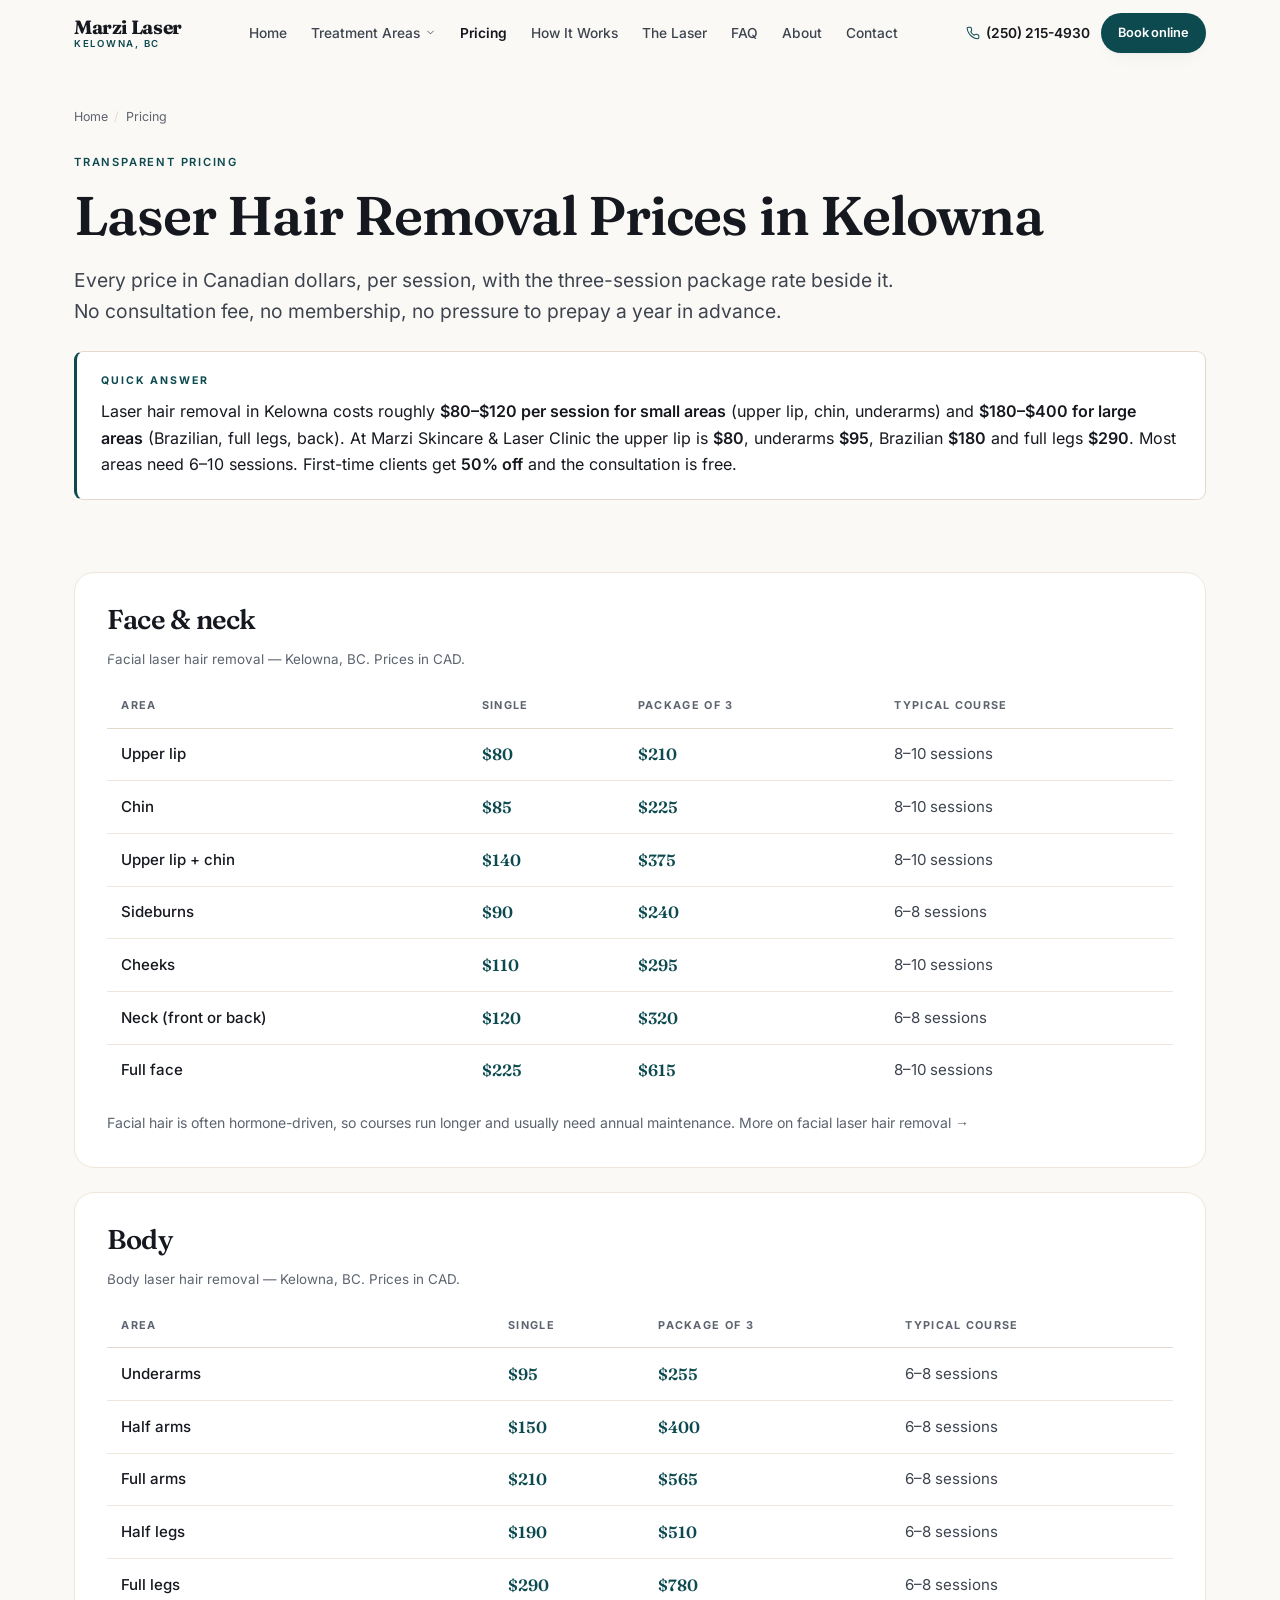
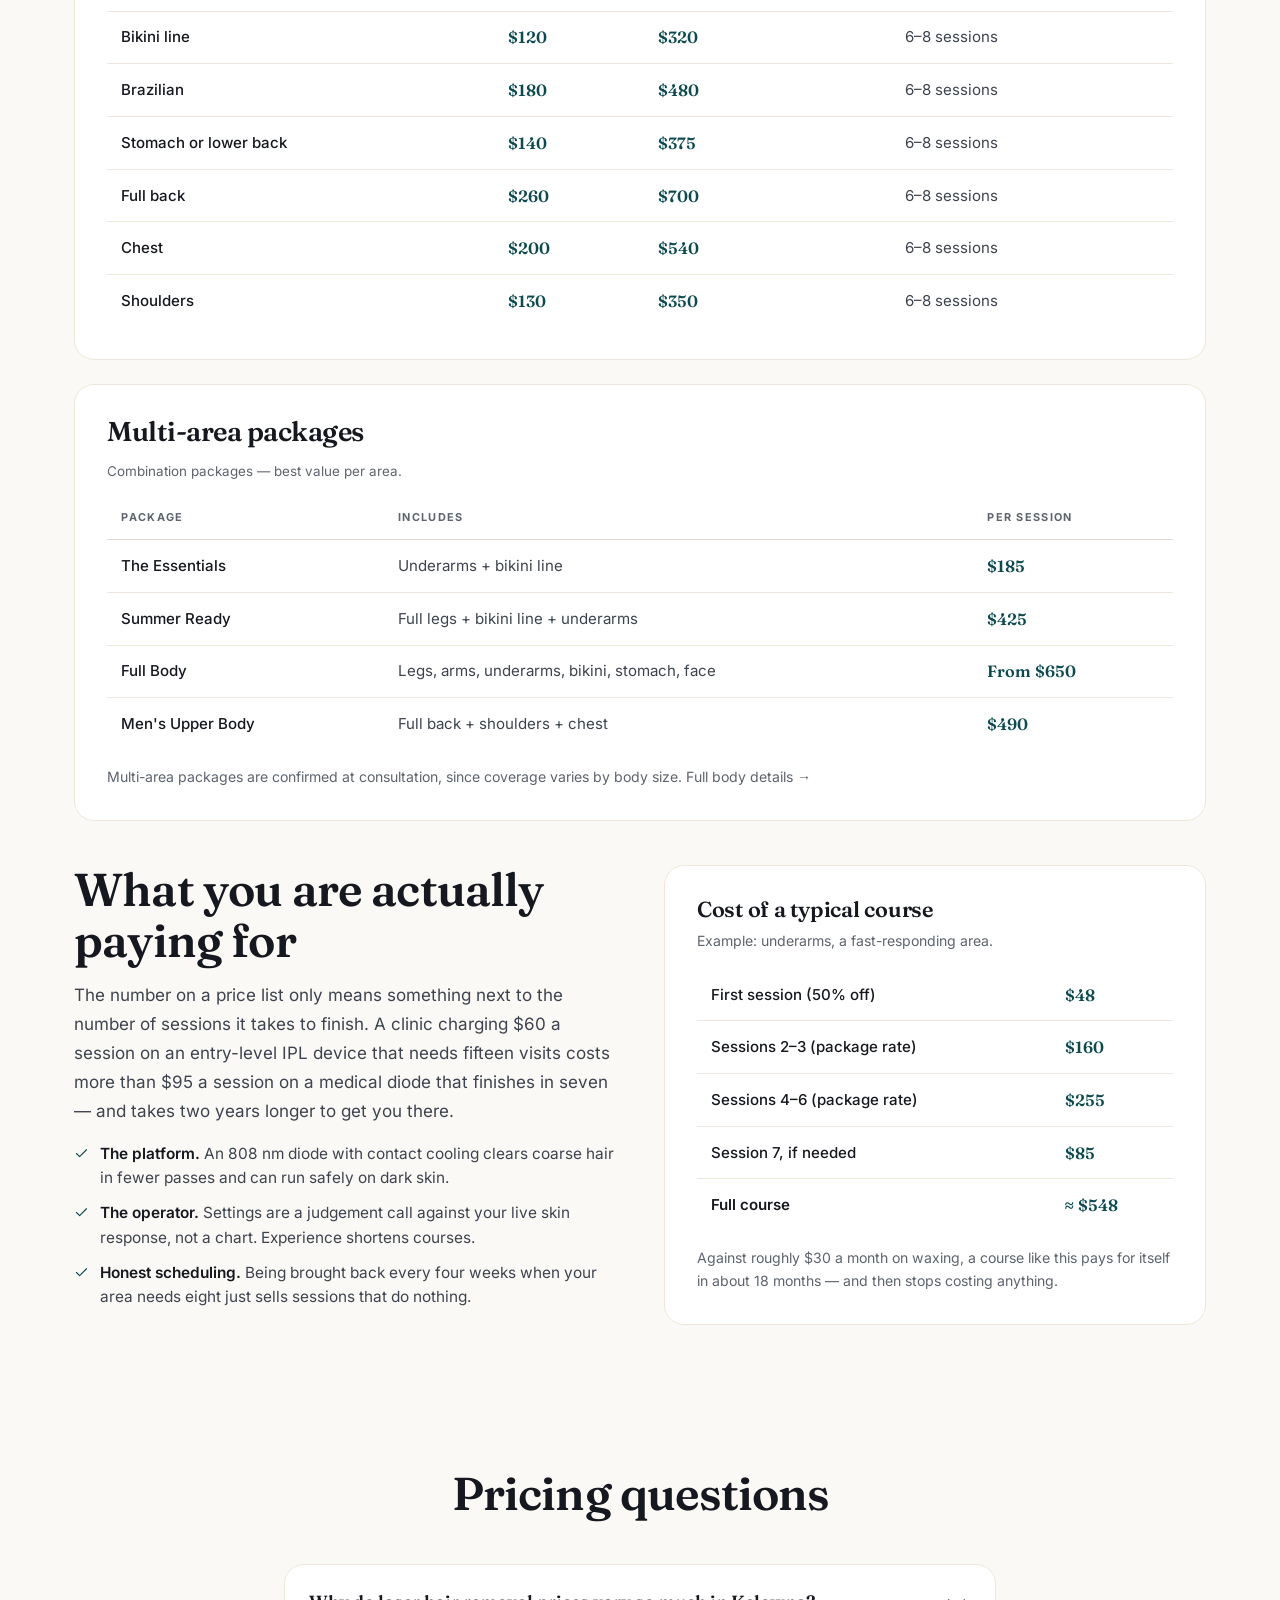
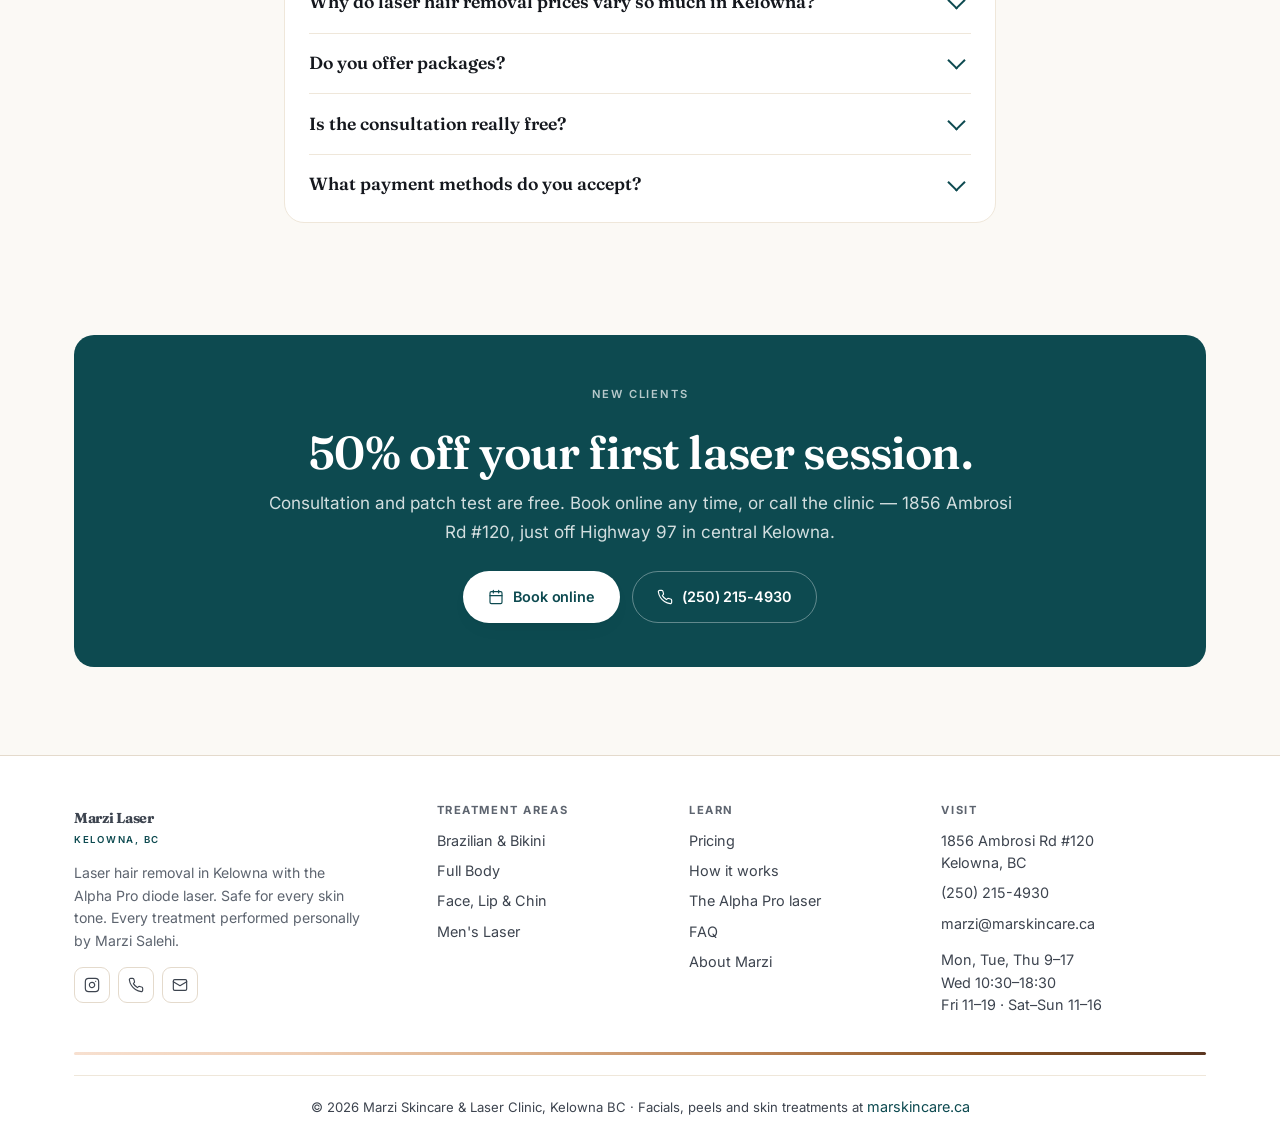
<file: pricing.html>
<!DOCTYPE html>
<html lang="en-CA">
<head>
<meta charset="utf-8">
<meta name="viewport" content="width=device-width,initial-scale=1">
<title>Laser Hair Removal Prices Kelowna | Cost Per Session</title>
<meta name="description" content="Laser hair removal prices in Kelowna: upper lip $80, underarms $95, Brazilian $180, full legs $290. Package rates and 50% off your first session.">
<link rel="canonical" href="https://lagom.bond/pricing">
<meta name="robots" content="index,follow,max-image-preview:large,max-snippet:-1,max-video-preview:-1">
<meta name="theme-color" content="#FBF9F5">
<meta name="geo.region" content="CA-BC">
<meta name="geo.placename" content="Kelowna, British Columbia">
<meta name="geo.position" content="49.8809093;-119.4501528">
<meta name="ICBM" content="49.8809093, -119.4501528">
<meta property="og:type" content="website">
<meta property="og:locale" content="en_CA">
<meta property="og:site_name" content="Marzi Laser Kelowna">
<meta property="og:title" content="Laser Hair Removal Prices Kelowna | Cost Per Session">
<meta property="og:description" content="Laser hair removal prices in Kelowna: upper lip $80, underarms $95, Brazilian $180, full legs $290. Package rates and 50% off your first session.">
<meta property="og:url" content="https://lagom.bond/pricing">
<meta property="og:image" content="https://marskincare.ca/wp-content/uploads/2026/03/Natural-beauty-with-Monstera-leaf.png.webp">
<meta name="twitter:card" content="summary_large_image">
<meta name="twitter:title" content="Laser Hair Removal Prices Kelowna | Cost Per Session">
<meta name="twitter:description" content="Laser hair removal prices in Kelowna: upper lip $80, underarms $95, Brazilian $180, full legs $290. Package rates and 50% off your first session.">
<meta name="twitter:image" content="https://marskincare.ca/wp-content/uploads/2026/03/Natural-beauty-with-Monstera-leaf.png.webp">
<link rel="preconnect" href="https://marskincare.ca" crossorigin>
<link rel="preload" href="/assets/fonts/inter.woff2" as="font" type="font/woff2" crossorigin>
<link rel="preload" href="/assets/fonts/fraunces.woff2" as="font" type="font/woff2" crossorigin>
<link rel="icon" href="/assets/img/favicon.svg" type="image/svg+xml">
<style>/* ==========================================================================
   Marzi Laser — Kelowna
   Direction: warm clinical. Light, photographic, medically credible.
   Signature: the Fitzpatrick spectrum — the clinic's actual differentiator
   (it treats all six skin types) used as the brand's structural device.
   ========================================================================== */

@font-face{font-family:'Fraunces';font-style:normal;font-display:swap;font-weight:300 900;
  src:url(/assets/fonts/fraunces.woff2) format('woff2');
  unicode-range:U+0000-00FF,U+0131,U+0152-0153,U+02BB-02BC,U+02C6,U+02DA,U+02DC,U+2000-206F,U+2074,U+20AC,U+2122,U+2191,U+2193,U+2212,U+2215,U+FEFF,U+FFFD}
@font-face{font-family:'InterVar';font-style:normal;font-display:swap;font-weight:100 900;
  src:url(/assets/fonts/inter.woff2) format('woff2');
  unicode-range:U+0000-00FF,U+0131,U+0152-0153,U+02BB-02BC,U+02C6,U+02DA,U+02DC,U+2000-206F,U+2074,U+20AC,U+2122,U+2191,U+2193,U+2212,U+2215,U+FEFF,U+FFFD}

:root{
  --bone:#FBF9F5;
  --bone-2:#F5F1E9;
  --sand:#F0E8DC;
  --white:#FFFFFF;

  --ink:#15181E;
  --ink-2:#3D444F;
  --ink-3:#5D646F;

  --petrol:#0D4A50;
  --petrol-deep:#063337;
  --petrol-tint:#E4EEEC;

  --line:#E4DACC;
  --line-soft:#EFE7DA;

  /* Fitzpatrick spectrum — the signature palette, taken from the scale itself */
  --fp1:#F7E0D0; --fp2:#EFCEB4; --fp3:#DBAE87;
  --fp4:#BC8354; --fp5:#8D5524; --fp6:#5A3620;

  --serif:'Fraunces',ui-serif,Georgia,serif;
  --sans:'InterVar',-apple-system,BlinkMacSystemFont,'Segoe UI',Roboto,sans-serif;
  --ease:cubic-bezier(.22,1,.36,1);
  --r-lg:20px; --r-md:14px; --r-sm:9px;
  --maxw:1180px;
  --shadow:0 1px 2px rgba(21,24,30,.04),0 8px 24px -12px rgba(21,24,30,.10);
  --shadow-lift:0 2px 4px rgba(21,24,30,.05),0 18px 40px -18px rgba(21,24,30,.18);
}

*{margin:0;padding:0;box-sizing:border-box}
html{scroll-behavior:smooth;scroll-padding-top:5.5rem;-webkit-text-size-adjust:100%}
body{font-family:var(--sans);background:var(--bone);color:var(--ink);line-height:1.6;
  -webkit-font-smoothing:antialiased;overflow-x:hidden;font-size:17px}
::selection{background:var(--petrol);color:#fff}
img{max-width:100%;display:block}

/* Type */
h1,h2,h3,h4,.serif{font-family:var(--serif);font-weight:600;letter-spacing:-.018em;line-height:1.1;color:var(--ink)}
h1{font-size:clamp(2.5rem,5.2vw,4.25rem);margin-bottom:1.25rem}
h2{font-size:clamp(1.95rem,3.6vw,3rem);margin-bottom:.9rem}
h3{font-size:1.35rem;margin-bottom:.5rem;letter-spacing:-.012em}
h4{font-size:1.05rem;margin-bottom:.4rem}
p{color:var(--ink-2);line-height:1.7}
p+p{margin-top:.9rem}
strong{font-weight:600;color:var(--ink)}
a{color:inherit;text-decoration:none;transition:color .25s var(--ease)}

.eyebrow{display:inline-flex;align-items:center;gap:.5rem;font-size:.7rem;font-weight:600;
  letter-spacing:.16em;text-transform:uppercase;color:var(--petrol);margin-bottom:.85rem}
.lede{font-size:1.2rem;color:var(--ink-2);line-height:1.6;font-weight:400}
.muted{color:var(--ink-3);font-size:.88rem;line-height:1.6}

.prose p,.prose li{color:var(--ink-2)}
.prose h2{margin-top:2.75rem}
.prose h3{margin-top:1.9rem;color:var(--petrol);font-size:1.2rem}
.prose h2:first-child,.prose h3:first-child{margin-top:0}
.prose ul,.prose ol{padding-left:1.15rem;margin:.9rem 0}
.prose li{margin-bottom:.5rem;line-height:1.65}
.prose li::marker{color:var(--petrol)}
.prose a{color:var(--petrol);text-decoration:underline;text-decoration-thickness:1px;text-underline-offset:3px;font-weight:500}
.prose a:hover{color:var(--petrol-deep)}

/* Layout */
.container{max-width:var(--maxw);margin:0 auto;padding:0 1.5rem}
.narrow{max-width:760px}
section{padding:4.5rem 0}
section.tight{padding:2.5rem 0}
.sec-head{max-width:640px;margin-bottom:2.75rem}
.sec-head.center{margin-left:auto;margin-right:auto;text-align:center}
.grid-2{display:grid;grid-template-columns:1fr 1fr;gap:3rem;align-items:start}
.grid-2.center{align-items:center}
.grid-3{display:grid;grid-template-columns:repeat(3,1fr);gap:1.25rem}
.grid-4{display:grid;grid-template-columns:repeat(4,1fr);gap:1rem}
.mt-1{margin-top:1rem}.mt-2{margin-top:1.75rem}.mt-3{margin-top:2.75rem}
.text-center{text-align:center}

/* SIGNATURE: Fitzpatrick spectrum rule */
.spectrum{height:3px;width:100%;border-radius:2px;border:0;
  background:linear-gradient(90deg,var(--fp1) 0%,var(--fp2) 20%,var(--fp3) 40%,var(--fp4) 60%,var(--fp5) 80%,var(--fp6) 100%)}
.spectrum-label{display:flex;align-items:center;gap:.85rem;margin:2.5rem 0;
  font-size:.68rem;letter-spacing:.16em;text-transform:uppercase;color:var(--ink-3);font-weight:600}
.spectrum-label .spectrum{flex:1}

/* Buttons */
.btn{display:inline-flex;align-items:center;justify-content:center;gap:.55rem;
  padding:.85rem 1.5rem;border-radius:100px;font-size:.9rem;font-weight:600;
  font-family:var(--sans);cursor:pointer;border:1px solid transparent;
  transition:background .25s var(--ease),color .25s var(--ease),border-color .25s var(--ease),transform .25s var(--ease),box-shadow .25s var(--ease);
  min-height:46px;letter-spacing:-.005em;white-space:nowrap}
.btn svg{width:16px;height:16px;flex-shrink:0}
.btn-primary{background:var(--petrol);color:#fff;box-shadow:var(--shadow)}
.btn-primary:hover{background:var(--petrol-deep);transform:translateY(-1px);box-shadow:var(--shadow-lift)}
.btn-ghost{background:transparent;color:var(--ink);border-color:var(--line)}
.btn-ghost:hover{border-color:var(--petrol);color:var(--petrol);background:var(--petrol-tint)}
.btn-light{background:var(--white);color:var(--petrol);box-shadow:var(--shadow)}
.btn-light:hover{transform:translateY(-1px);box-shadow:var(--shadow-lift)}
.btn-sm{padding:.55rem 1rem;font-size:.8rem;min-height:38px}
.btn-block{width:100%}

/* Cards */
.card{background:var(--white);border:1px solid var(--line-soft);border-radius:var(--r-lg);
  padding:1.75rem;transition:border-color .3s var(--ease),box-shadow .3s var(--ease),transform .3s var(--ease);
  display:flex;flex-direction:column;height:100%}
a.card:hover{border-color:var(--petrol);box-shadow:var(--shadow-lift);transform:translateY(-2px)}
.card h3{margin-bottom:.4rem}
.card p{font-size:.95rem;line-height:1.6}
.card-foot{margin-top:auto;padding-top:1.1rem;border-top:1px solid var(--line-soft);
  display:flex;justify-content:space-between;align-items:center;gap:.75rem;flex-wrap:wrap}
.card-meta{font-size:.82rem;color:var(--ink-3);font-weight:500}
.card-go{font-size:.82rem;font-weight:600;color:var(--petrol);display:inline-flex;align-items:center;gap:.35rem}
.card-go svg{width:13px;height:13px;transition:transform .25s var(--ease)}
a.card:hover .card-go svg{transform:translateX(3px)}
.card-icon{width:38px;height:38px;border-radius:10px;background:var(--petrol-tint);
  display:flex;align-items:center;justify-content:center;color:var(--petrol);margin-bottom:.9rem}
.card-icon svg{width:18px;height:18px}
.panel{background:var(--white);border:1px solid var(--line-soft);border-radius:var(--r-lg);padding:2rem}
.panel-sand{background:var(--sand);border-color:var(--line)}
.sticky-col{position:sticky;top:5.5rem}

/* Skip / focus */
.skip{position:absolute;left:1rem;top:-60px;z-index:999;background:var(--petrol);color:#fff;
  padding:.7rem 1.1rem;border-radius:0 0 10px 10px;font-size:.85rem;font-weight:600;transition:top .25s var(--ease)}
.skip:focus{top:0}
:focus-visible{outline:2px solid var(--petrol);outline-offset:3px;border-radius:4px}

/* Nav */
.nav{position:sticky;top:0;z-index:100;background:rgba(251,249,245,.88);
  backdrop-filter:saturate(180%) blur(14px);-webkit-backdrop-filter:saturate(180%) blur(14px);
  border-bottom:1px solid transparent;transition:border-color .3s var(--ease)}
.nav.stuck{border-bottom-color:var(--line)}
.nav-in{display:flex;align-items:center;justify-content:space-between;gap:1rem;height:66px}
.brand{font-family:var(--serif);font-size:1.2rem;font-weight:700;letter-spacing:-.02em;line-height:1.05;color:var(--ink);white-space:nowrap}
.brand em{display:block;font-size:.6rem;font-family:var(--sans);font-style:normal;font-weight:600;
  letter-spacing:.18em;text-transform:uppercase;color:var(--petrol);margin-top:2px}
.nav-links{display:flex;align-items:center;gap:1.5rem}
.nav-links>a,.drop>button{font-size:.86rem;font-weight:500;color:var(--ink-2);background:none;border:0;
  font-family:var(--sans);cursor:pointer;display:inline-flex;align-items:center;gap:.3rem;padding:.4rem 0}
.nav-links>a:hover,.drop>button:hover{color:var(--petrol)}
.nav-links>a[aria-current=page]{color:var(--ink);font-weight:600}
.drop{position:relative}
.drop svg{width:11px;height:11px;transition:transform .25s var(--ease)}
.drop:hover svg,.drop:focus-within svg{transform:rotate(180deg)}
.drop-menu{position:absolute;top:calc(100% + 6px);left:50%;transform:translateX(-50%) translateY(6px);
  background:var(--white);border:1px solid var(--line);border-radius:var(--r-md);
  box-shadow:var(--shadow-lift);padding:.4rem;min-width:260px;
  opacity:0;visibility:hidden;transition:all .25s var(--ease)}
.drop:hover .drop-menu,.drop:focus-within .drop-menu{opacity:1;visibility:visible;transform:translateX(-50%) translateY(0)}
.drop-menu a{display:block;padding:.6rem .75rem;border-radius:9px;font-size:.88rem;color:var(--ink-2);font-weight:500}
.drop-menu a:hover{background:var(--petrol-tint);color:var(--petrol)}
.nav-right{display:flex;align-items:center;gap:.65rem}
.nav-tel{font-size:.86rem;font-weight:600;color:var(--ink);white-space:nowrap;display:inline-flex;align-items:center;gap:.4rem}
.nav-tel svg{width:14px;height:14px;color:var(--petrol)}
.burger{display:none;width:42px;height:42px;border-radius:10px;border:1px solid var(--line);
  background:var(--white);cursor:pointer;align-items:center;justify-content:center;color:var(--ink)}
.burger svg{width:18px;height:18px}
.sheet{display:none;position:fixed;inset:0;z-index:99;background:var(--bone);padding:5.5rem 1.5rem 2rem;overflow-y:auto}
.sheet.open{display:block}
.sheet a{display:block;padding:.95rem .25rem;font-size:1.05rem;font-weight:500;
  color:var(--ink);border-bottom:1px solid var(--line-soft);font-family:var(--serif)}
.sheet .btn{margin-top:1.5rem;border-bottom:0}

/* Hero */
.hero{padding:3.5rem 0 3rem}
.hero-grid{display:grid;grid-template-columns:1.02fr .98fr;gap:3.5rem;align-items:center}
.pill{display:inline-flex;align-items:center;gap:.45rem;padding:.4rem .85rem;border-radius:100px;
  background:var(--petrol-tint);color:var(--petrol);font-size:.74rem;font-weight:600;
  letter-spacing:.04em;margin-bottom:1.1rem}
.pill svg{width:13px;height:13px}
.hero p.lede{max-width:34em}
.hero-cta{display:flex;gap:.75rem;flex-wrap:wrap;margin:1.75rem 0 1.5rem}
.hero-tags{display:flex;flex-wrap:wrap;gap:.5rem}
.tag{display:inline-flex;align-items:center;gap:.35rem;padding:.4rem .8rem;border-radius:100px;
  background:var(--white);border:1px solid var(--line);font-size:.78rem;color:var(--ink-2);font-weight:500}
.tag svg{width:12px;height:12px;color:var(--petrol)}
.hero-media{position:relative;border-radius:var(--r-lg);overflow:hidden;background:var(--sand);
  box-shadow:var(--shadow-lift);aspect-ratio:4/5}
.hero-media img{width:100%;height:100%;object-fit:cover;object-position:center 22%}
.hero-badge{position:absolute;left:1rem;right:1rem;bottom:1rem;background:rgba(255,255,255,.94);
  backdrop-filter:blur(8px);border-radius:var(--r-md);padding:.85rem 1rem;
  display:flex;align-items:center;justify-content:space-between;gap:1rem}
.hero-badge b{font-family:var(--serif);font-size:1rem;font-weight:600;display:block;line-height:1.2}
.hero-badge span{font-size:.74rem;color:var(--ink-3)}

.phero{padding:2.5rem 0 2rem}
.phero h1{font-size:clamp(2.1rem,4.4vw,3.4rem)}
.phero .lede{max-width:44em}

/* Stats */
.stats{display:grid;grid-template-columns:repeat(4,1fr);gap:1rem}
.stat{text-align:center;padding:1.25rem .75rem;background:var(--white);border:1px solid var(--line-soft);border-radius:var(--r-md)}
.stat b{display:block;font-family:var(--serif);font-size:2rem;font-weight:600;color:var(--petrol);line-height:1}
.stat span{display:block;font-size:.72rem;text-transform:uppercase;letter-spacing:.1em;color:var(--ink-3);margin-top:.4rem;font-weight:600}

/* Answer block (AEO) */
.answer{background:var(--white);border:1px solid var(--line);border-left:3px solid var(--petrol);
  border-radius:var(--r-sm);padding:1.35rem 1.5rem;margin:1.5rem 0}
.answer .lbl{display:block;font-size:.66rem;letter-spacing:.18em;text-transform:uppercase;
  color:var(--petrol);font-weight:700;margin-bottom:.5rem}
.answer p{color:var(--ink);font-size:1rem;line-height:1.65}

/* Breadcrumbs */
.crumbs{font-size:.78rem;color:var(--ink-3);margin-bottom:1.25rem}
.crumbs ol{list-style:none;display:flex;flex-wrap:wrap;gap:.4rem;align-items:center}
.crumbs a:hover{color:var(--petrol)}
.crumbs li+li::before{content:'/';margin-right:.4rem;color:var(--line)}

/* Steps */
.steps{display:flex;flex-direction:column;gap:.75rem}
.step{display:flex;gap:1.1rem;padding:1.35rem;background:var(--white);
  border:1px solid var(--line-soft);border-radius:var(--r-md);align-items:flex-start}
.step-n{font-family:var(--serif);font-size:1.3rem;font-weight:600;color:var(--petrol);
  min-width:1.9rem;line-height:1.2;font-variant-numeric:tabular-nums}
.step h3{font-size:1.08rem;margin-bottom:.25rem}
.step p{font-size:.94rem;margin:0;line-height:1.6}

/* Tables */
.tw{overflow-x:auto;-webkit-overflow-scrolling:touch;border-radius:var(--r-md)}
table.t{width:100%;border-collapse:collapse;min-width:460px;font-size:.94rem}
table.t caption{text-align:left;padding:0 0 .85rem;color:var(--ink-3);font-size:.84rem}
table.t th,table.t td{padding:.8rem .9rem;text-align:left;border-bottom:1px solid var(--line-soft)}
table.t thead th{font-size:.68rem;text-transform:uppercase;letter-spacing:.12em;color:var(--ink-3);
  font-weight:700;border-bottom:1px solid var(--line)}
table.t td{color:var(--ink-2)}
table.t td:first-child{color:var(--ink);font-weight:500}
table.t td.n{font-family:var(--serif);font-size:1.02rem;font-weight:600;color:var(--petrol);white-space:nowrap}
table.t tbody tr:last-child td{border-bottom:0}
table.t tbody tr:hover{background:var(--bone-2)}

/* FAQ */
.faq{background:var(--white);border:1px solid var(--line-soft);border-radius:var(--r-lg);padding:.5rem 1.5rem}
.fq{border-bottom:1px solid var(--line-soft)}
.fq:last-child{border-bottom:0}
.fq-q{width:100%;text-align:left;background:none;border:0;cursor:pointer;padding:1.15rem 2.5rem 1.15rem 0;
  font-family:var(--serif);font-size:1.1rem;font-weight:600;color:var(--ink);position:relative;line-height:1.3}
.fq-q:hover{color:var(--petrol)}
.fq-q::after{content:'';position:absolute;right:.5rem;top:50%;width:11px;height:11px;
  border-right:2px solid var(--petrol);border-bottom:2px solid var(--petrol);
  transform:translateY(-70%) rotate(45deg);transition:transform .3s var(--ease)}
.fq-q[aria-expanded=true]::after{transform:translateY(-30%) rotate(225deg)}
.fq-a{max-height:0;overflow:hidden;transition:max-height .4s var(--ease)}
.fq-a>div{padding:0 2.5rem 1.35rem 0}
.fq-a p{font-size:.96rem;line-height:1.68}
.fq-a a{color:var(--petrol);text-decoration:underline;text-underline-offset:3px;font-weight:500}

/* Skin type selector (signature interactive) */
.fp-grid{display:grid;grid-template-columns:repeat(6,1fr);gap:.4rem;margin:1.1rem 0}
.fp{border:1px solid var(--line);border-radius:var(--r-sm);background:var(--white);cursor:pointer;
  padding:.45rem .3rem;text-align:center;font-size:.66rem;font-weight:700;color:var(--ink-3);
  font-family:var(--sans);letter-spacing:.06em;transition:all .25s var(--ease)}
.fp i{display:block;height:34px;border-radius:6px;margin-bottom:.4rem;font-style:normal}
.fp:hover{border-color:var(--petrol);color:var(--petrol)}
.fp[aria-selected=true]{border-color:var(--petrol);border-width:2px;color:var(--petrol);background:var(--petrol-tint)}
.fp-out{background:var(--bone-2);border:1px solid var(--line-soft);border-radius:var(--r-md);
  padding:1rem 1.1rem;min-height:96px}
.fp-out b{font-family:var(--serif);font-size:1.05rem;display:block;margin-bottom:.2rem;color:var(--ink)}
.fp-out p{font-size:.9rem;margin:0;line-height:1.6}

/* Checks */
.checks{list-style:none;display:flex;flex-direction:column;gap:.65rem}
.checks li{display:flex;gap:.7rem;align-items:flex-start;color:var(--ink-2);font-size:.96rem;line-height:1.6}
.checks svg{width:15px;height:15px;color:var(--petrol);flex-shrink:0;margin-top:.25rem}

/* CTA band */
.band{background:var(--petrol);color:#fff;border-radius:var(--r-lg);padding:2.75rem 2rem;text-align:center}
.band h2{color:#fff;margin-bottom:.6rem}
.band p{color:rgba(255,255,255,.82);max-width:44em;margin:0 auto 1.5rem}
.band .eyebrow{color:rgba(255,255,255,.7)}
.band-cta{display:flex;gap:.75rem;justify-content:center;flex-wrap:wrap}

/* Contact tiles */
.tile{background:var(--white);border:1px solid var(--line-soft);border-radius:var(--r-md);
  padding:1.5rem 1.25rem;text-align:center;transition:all .3s var(--ease);display:block}
a.tile:hover{border-color:var(--petrol);box-shadow:var(--shadow-lift);transform:translateY(-2px)}
.tile svg{width:20px;height:20px;color:var(--petrol);margin:0 auto .6rem}
.tile .lbl{font-size:.68rem;text-transform:uppercase;letter-spacing:.13em;color:var(--ink-3);font-weight:600;margin-bottom:.3rem}
.tile b{font-size:.98rem;font-weight:600;line-height:1.4;display:block}

.map{border:0;width:100%;height:340px;border-radius:var(--r-lg);display:block;background:var(--sand)}

/* Forms */
.fld{margin-bottom:1rem}
.fld label{display:block;font-size:.78rem;font-weight:600;color:var(--ink);margin-bottom:.4rem}
.fld input,.fld select,.fld textarea{width:100%;background:var(--white);border:1px solid var(--line);color:var(--ink);
  padding:.75rem .9rem;font-size:.95rem;border-radius:var(--r-sm);font-family:var(--sans);
  outline:none;transition:border-color .2s var(--ease),box-shadow .2s var(--ease);min-height:46px}
.fld textarea{resize:vertical;min-height:110px}
.fld input:focus,.fld select:focus,.fld textarea:focus{border-color:var(--petrol);box-shadow:0 0 0 3px var(--petrol-tint)}
.fld input::placeholder,.fld textarea::placeholder{color:var(--ink-3)}
.hint{font-size:.78rem;color:var(--ink-3);margin-top:.35rem}

/* Footer */
.foot{background:var(--white);border-top:1px solid var(--line);padding:3rem 0 1.5rem;margin-top:3rem}
.foot-grid{display:grid;grid-template-columns:1.5fr 1fr 1fr 1.2fr;gap:2rem;margin-bottom:2.25rem}
.foot h3{font-family:var(--sans);font-size:.7rem;text-transform:uppercase;letter-spacing:.14em;
  color:var(--ink-3);margin-bottom:.85rem;font-weight:700}
.foot ul{list-style:none;display:flex;flex-direction:column;gap:.5rem}
.foot a,.foot li{font-size:.9rem;color:var(--ink-2);line-height:1.55}
.foot a:hover{color:var(--petrol)}
.foot-social{display:flex;gap:.5rem;margin-top:.9rem}
.foot-social a{width:36px;height:36px;border-radius:9px;border:1px solid var(--line);
  display:flex;align-items:center;justify-content:center;color:var(--ink-2)}
.foot-social a:hover{border-color:var(--petrol);color:var(--petrol)}
.foot-social svg{width:16px;height:16px}
.foot-bot{border-top:1px solid var(--line-soft);padding-top:1.25rem;font-size:.82rem;color:var(--ink-3);text-align:center}
.foot-bot a{color:var(--petrol)}

/* Sticky mobile bar */
.bar{display:none;position:fixed;bottom:0;left:0;right:0;z-index:95;background:rgba(255,255,255,.96);
  backdrop-filter:blur(12px);border-top:1px solid var(--line);padding:.6rem .75rem;gap:.5rem;
  padding-bottom:calc(.6rem + env(safe-area-inset-bottom))}
.bar .btn{flex:1;font-size:.82rem;padding:.7rem .5rem}

/* Reveal */
.rv{opacity:0;transform:translateY(18px);transition:opacity .7s var(--ease),transform .7s var(--ease)}
.rv.on{opacity:1;transform:none}
.d1{transition-delay:.08s}.d2{transition-delay:.16s}.d3{transition-delay:.24s}

.sr{position:absolute;width:1px;height:1px;padding:0;margin:-1px;overflow:hidden;clip:rect(0,0,0,0);white-space:nowrap;border:0}

/* Responsive */
@media(max-width:1000px){
  .nav-links{gap:1.1rem}.nav-links>a,.drop>button{font-size:.8rem}
  .foot-grid{grid-template-columns:1fr 1fr}
}
@media(max-width:880px){
  .nav-links,.nav-tel{display:none}
  .burger{display:flex}
  .hero-grid,.grid-2{grid-template-columns:1fr;gap:2rem}
  .grid-3{grid-template-columns:1fr}
  .grid-4,.stats{grid-template-columns:1fr 1fr}
  .hero{padding:2rem 0}
  .hero-media{aspect-ratio:3/2}
  section{padding:3rem 0}
  .bar{display:flex}
  body{padding-bottom:66px}
  .sticky-col{position:static}
}
@media(max-width:560px){
  body{font-size:16px}
  .foot-grid{grid-template-columns:1fr;gap:1.5rem}
  .fp-grid{grid-template-columns:repeat(3,1fr)}
  .hero-cta{flex-direction:column}
  .hero-cta .btn{width:100%}
  .band{padding:2rem 1.25rem}
  .faq{padding:.25rem 1.1rem}
  .panel{padding:1.35rem}
}
@media(prefers-reduced-motion:reduce){
  *,*::before,*::after{animation-duration:.01ms!important;transition-duration:.01ms!important;scroll-behavior:auto!important}
  .rv{opacity:1;transform:none}
}
@media print{
  .nav,.bar,.sheet,.band{display:none!important}
  body{background:#fff;font-size:11pt}
  .card,.panel,.faq{border:1px solid #ccc;box-shadow:none;break-inside:avoid}
  .fq-a{max-height:none!important}
}
</style>
<script type="application/ld+json">{"@context":"https://schema.org","@graph":[{"@context":"https://schema.org","@type":"Service","@id":"https://lagom.bond/pricing#service","serviceType":"Laser hair removal","name":"Laser hair removal","description":"Laser hair removal pricing in Kelowna, BC","url":"https://lagom.bond/pricing","provider":{"@id":"https://lagom.bond/#clinic"},"brand":{"@type":"Brand","name":"Alpha Pro Diode Laser"},"areaServed":[{"@type":"City","name":"Kelowna"},{"@type":"City","name":"West Kelowna"},{"@type":"City","name":"Lake Country"},{"@type":"City","name":"Peachland"},{"@type":"City","name":"Vernon"},{"@type":"City","name":"Penticton"}],"offers":{"@type":"Offer","priceCurrency":"CAD","price":"80","availability":"https://schema.org/InStock","url":"https://www.vagaro.com/marziskincarecorp1","priceValidUntil":"2027-12-31"}},{"@context":"https://schema.org","@type":"FAQPage","mainEntity":[{"@type":"Question","name":"Why do laser hair removal prices vary so much in Kelowna?","acceptedAnswer":{"@type":"Answer","text":"Three things drive it: the machine, the operator and the session count. A medical-grade diode platform costs several times what a countertop IPL unit does, and it clears hair in fewer sessions \u2014 so a $60 IPL session that needs 15 visits costs more overall than a $95 diode session that needs 7. The second factor is who holds the handpiece. Here it is always Marzi, a certified medical aesthetician with 22+ years of experience, not a junior technician working from a settings chart."}},{"@type":"Question","name":"Do you offer packages?","acceptedAnswer":{"@type":"Answer","text":"Yes. Buying three sessions up front saves roughly 12\u201315% against paying per session, and it is how most clients book, because nobody finishes a course in one visit. Larger multi-area packages are quoted individually at your consultation."}},{"@type":"Question","name":"Is the consultation really free?","acceptedAnswer":{"@type":"Answer","text":"Yes. It runs about 15 minutes and includes a skin type assessment, a review of your medical history and medications, a patch test where appropriate, and a written quote for your areas. No obligation to book."}},{"@type":"Question","name":"What payment methods do you accept?","acceptedAnswer":{"@type":"Answer","text":"Debit, credit and cash. Prices are in Canadian dollars. Call (250) 215-4930 to confirm current pricing before booking."}}]}]}</script>
</head>
<body>
<a href="#main" class="skip">Skip to content</a>
<svg xmlns="http://www.w3.org/2000/svg" style="display:none" aria-hidden="true"><symbol id="i-phone" viewBox="0 0 24 24" fill="none" stroke="currentColor" stroke-width="1.75" stroke-linecap="round" stroke-linejoin="round"><path d="M22 16.9v3a2 2 0 0 1-2.2 2 19.8 19.8 0 0 1-8.6-3.1 19.5 19.5 0 0 1-6-6A19.8 19.8 0 0 1 2 4.2 2 2 0 0 1 4 2h3a2 2 0 0 1 2 1.7c.1 1 .4 1.9.7 2.8a2 2 0 0 1-.5 2.1L8.1 9.9a16 16 0 0 0 6 6l1.3-1.1a2 2 0 0 1 2.1-.5c.9.3 1.8.6 2.8.7a2 2 0 0 1 1.7 2z"/></symbol><symbol id="i-menu" viewBox="0 0 24 24" fill="none" stroke="currentColor" stroke-width="1.75" stroke-linecap="round" stroke-linejoin="round"><path d="M3 6h18M3 12h18M3 18h18"/></symbol><symbol id="i-down" viewBox="0 0 24 24" fill="none" stroke="currentColor" stroke-width="1.75" stroke-linecap="round" stroke-linejoin="round"><path d="m6 9 6 6 6-6"/></symbol><symbol id="i-check" viewBox="0 0 24 24" fill="none" stroke="currentColor" stroke-width="1.75" stroke-linecap="round" stroke-linejoin="round"><path d="M20 6 9 17l-5-5"/></symbol><symbol id="i-right" viewBox="0 0 24 24" fill="none" stroke="currentColor" stroke-width="1.75" stroke-linecap="round" stroke-linejoin="round"><path d="M5 12h14M12 5l7 7-7 7"/></symbol><symbol id="i-ig" viewBox="0 0 24 24" fill="none" stroke="currentColor" stroke-width="1.75" stroke-linecap="round" stroke-linejoin="round"><rect x="2" y="2" width="20" height="20" rx="5"/><path d="M16 11.4A4 4 0 1 1 12.6 8 4 4 0 0 1 16 11.4z"/><path d="M17.5 6.5h.01"/></symbol><symbol id="i-mail" viewBox="0 0 24 24" fill="none" stroke="currentColor" stroke-width="1.75" stroke-linecap="round" stroke-linejoin="round"><rect x="2" y="4" width="20" height="16" rx="2"/><path d="m22 7-10 6L2 7"/></symbol><symbol id="i-pin" viewBox="0 0 24 24" fill="none" stroke="currentColor" stroke-width="1.75" stroke-linecap="round" stroke-linejoin="round"><path d="M20 10c0 6-8 12-8 12s-8-6-8-12a8 8 0 0 1 16 0z"/><circle cx="12" cy="10" r="3"/></symbol><symbol id="i-clock" viewBox="0 0 24 24" fill="none" stroke="currentColor" stroke-width="1.75" stroke-linecap="round" stroke-linejoin="round"><circle cx="12" cy="12" r="10"/><path d="M12 6v6l4 2"/></symbol><symbol id="i-cal" viewBox="0 0 24 24" fill="none" stroke="currentColor" stroke-width="1.75" stroke-linecap="round" stroke-linejoin="round"><rect x="3" y="4" width="18" height="18" rx="2"/><path d="M16 2v4M8 2v4M3 10h18"/></symbol><symbol id="i-shield" viewBox="0 0 24 24" fill="none" stroke="currentColor" stroke-width="1.75" stroke-linecap="round" stroke-linejoin="round"><path d="M12 22s8-4 8-10V5l-8-3-8 3v7c0 6 8 10 8 10z"/><path d="m9 12 2 2 4-4"/></symbol><symbol id="i-spark" viewBox="0 0 24 24" fill="none" stroke="currentColor" stroke-width="1.75" stroke-linecap="round" stroke-linejoin="round"><path d="M12 3v3M12 18v3M5.6 5.6l2.1 2.1M16.3 16.3l2.1 2.1M3 12h3M18 12h3M5.6 18.4l2.1-2.1M16.3 7.7l2.1-2.1"/><circle cx="12" cy="12" r="3"/></symbol><symbol id="i-user" viewBox="0 0 24 24" fill="none" stroke="currentColor" stroke-width="1.75" stroke-linecap="round" stroke-linejoin="round"><path d="M20 21v-2a4 4 0 0 0-4-4H8a4 4 0 0 0-4 4v2"/><circle cx="12" cy="7" r="4"/></symbol><symbol id="i-tag" viewBox="0 0 24 24" fill="none" stroke="currentColor" stroke-width="1.75" stroke-linecap="round" stroke-linejoin="round"><path d="M20.6 13.4 12 22l-9-9V3h10l7.6 7.6a2 2 0 0 1 0 2.8z"/><path d="M7 7h.01"/></symbol><symbol id="i-chat" viewBox="0 0 24 24" fill="none" stroke="currentColor" stroke-width="1.75" stroke-linecap="round" stroke-linejoin="round"><path d="M21 15a2 2 0 0 1-2 2H7l-4 4V5a2 2 0 0 1 2-2h14a2 2 0 0 1 2 2z"/></symbol><symbol id="i-leaf" viewBox="0 0 24 24" fill="none" stroke="currentColor" stroke-width="1.75" stroke-linecap="round" stroke-linejoin="round"><path d="M11 20A7 7 0 0 1 9.8 6.1C15.5 5 17 4.5 19 2c1 2 2 4.2 2 8 0 5.5-4.8 10-10 10z"/><path d="M2 21c0-3 1.9-5.7 4.5-7"/></symbol><symbol id="i-zap" viewBox="0 0 24 24" fill="none" stroke="currentColor" stroke-width="1.75" stroke-linecap="round" stroke-linejoin="round"><path d="M13 2 3 14h9l-1 8 10-12h-9l1-8z"/></symbol><symbol id="i-shirt" viewBox="0 0 24 24" fill="none" stroke="currentColor" stroke-width="1.75" stroke-linecap="round" stroke-linejoin="round"><path d="M20.4 6.5 16 4a4 4 0 0 1-8 0L3.6 6.5a1 1 0 0 0-.4 1.3l1.8 3.6a1 1 0 0 0 1.3.4l1.2-.6V20a1 1 0 0 0 1 1h7a1 1 0 0 0 1-1v-8.8l1.2.6a1 1 0 0 0 1.3-.4l1.8-3.6a1 1 0 0 0-.4-1.3z"/></symbol><symbol id="i-star" viewBox="0 0 24 24" fill="none" stroke="currentColor" stroke-width="1.75" stroke-linecap="round" stroke-linejoin="round"><path d="m12 2 3.1 6.3 6.9 1-5 4.9 1.2 6.8L12 17.8 5.8 21l1.2-6.8-5-4.9 6.9-1z"/></symbol></svg>
<nav class="nav" aria-label="Main">
<div class="container nav-in">
<a href="/" class="brand">Marzi Laser<em>Kelowna, BC</em></a>
<div class="nav-links"><a href="/">Home</a><div class="drop"><button type="button" aria-haspopup="true">Treatment Areas <svg aria-hidden="true"><use href="#i-down"/></svg></button><div class="drop-menu"><a href="/brazilian-bikini-laser-hair-removal-kelowna">Brazilian &amp; Bikini</a><a href="/full-body-laser-hair-removal-kelowna">Full Body</a><a href="/facial-laser-hair-removal-kelowna">Face, Lip &amp; Chin</a><a href="/mens-laser-hair-removal-kelowna">Men's Laser Hair Removal</a></div></div><a href="/pricing" aria-current="page">Pricing</a><a href="/how-it-works">How It Works</a><a href="/alpha-pro-laser">The Laser</a><a href="/faq">FAQ</a><a href="/about">About</a><a href="/contact">Contact</a></div>
<div class="nav-right">
<a href="tel:+12502154930" class="nav-tel"><svg aria-hidden="true"><use href="#i-phone"/></svg>(250) 215-4930</a>
<a href="https://www.vagaro.com/marziskincarecorp1" class="btn btn-primary btn-sm" rel="noopener" target="_blank">Book online</a>
<button class="burger" aria-label="Menu" aria-expanded="false" aria-controls="sheet"><svg aria-hidden="true"><use href="#i-menu"/></svg></button>
</div></div></nav>
<div class="sheet" id="sheet"><div class="container">
<a href="/">Home</a><a href="/brazilian-bikini-laser-hair-removal-kelowna">Brazilian &amp; Bikini</a><a href="/full-body-laser-hair-removal-kelowna">Full Body</a><a href="/facial-laser-hair-removal-kelowna">Face, Lip &amp; Chin</a><a href="/mens-laser-hair-removal-kelowna">Men's Laser Hair Removal</a><a href="/pricing">Pricing</a><a href="/how-it-works">How It Works</a><a href="/alpha-pro-laser">The Laser</a><a href="/faq">FAQ</a><a href="/about">About</a><a href="/contact">Contact</a>
<a href="https://www.vagaro.com/marziskincarecorp1" class="btn btn-primary btn-block" rel="noopener" target="_blank"><svg aria-hidden="true"><use href="#i-cal"/></svg> Book online</a>
<a href="tel:+12502154930" class="btn btn-ghost btn-block" style="margin-top:.6rem"><svg aria-hidden="true"><use href="#i-phone"/></svg> (250) 215-4930</a>
</div></div>
<main id="main"><header class="phero"><div class="container">
<nav class="crumbs" aria-label="Breadcrumb"><ol><li><a href="/">Home</a></li><li><span aria-current="page">Pricing</span></li></ol></nav><script type="application/ld+json">{"@context":"https://schema.org","@type":"BreadcrumbList","itemListElement":[{"@type":"ListItem","position":1,"name":"Home","item":"https://lagom.bond/"},{"@type":"ListItem","position":2,"name":"Pricing"}]}</script>
<div class="rv">
  <p class="eyebrow">Transparent pricing</p>
  <h1>Laser Hair Removal Prices in Kelowna</h1>
  <p class="lede">Every price in Canadian dollars, per session, with the three-session package rate beside it. No consultation fee, no membership, no pressure to prepay a year in advance.</p>
  <div class="answer"><span class="lbl">Quick answer</span><p>Laser hair removal in Kelowna costs roughly <strong>$80–$120 per session for small areas</strong> (upper lip, chin, underarms) and <strong>$180–$400 for large areas</strong> (Brazilian, full legs, back). At Marzi Skincare &amp; Laser Clinic the upper lip is <strong>$80</strong>, underarms <strong>$95</strong>, Brazilian <strong>$180</strong> and full legs <strong>$290</strong>. Most areas need 6–10 sessions. First-time clients get <strong>50% off</strong> and the consultation is free.</p></div>
</div></div></header>
<section style="padding-top:1rem"><div class="container">

  <div class="panel rv">
    <h2 style="font-size:1.7rem">Face &amp; neck</h2>
    <div class="tw"><table class="t">
      <caption>Facial laser hair removal — Kelowna, BC. Prices in CAD.</caption>
      <thead><tr><th scope="col">Area</th><th scope="col">Single</th><th scope="col">Package of 3</th><th scope="col">Typical course</th></tr></thead>
      <tbody>
        <tr><td>Upper lip</td><td class="n">$80</td><td class="n">$210</td><td>8–10 sessions</td></tr>
        <tr><td>Chin</td><td class="n">$85</td><td class="n">$225</td><td>8–10 sessions</td></tr>
        <tr><td>Upper lip + chin</td><td class="n">$140</td><td class="n">$375</td><td>8–10 sessions</td></tr>
        <tr><td>Sideburns</td><td class="n">$90</td><td class="n">$240</td><td>6–8 sessions</td></tr>
        <tr><td>Cheeks</td><td class="n">$110</td><td class="n">$295</td><td>8–10 sessions</td></tr>
        <tr><td>Neck (front or back)</td><td class="n">$120</td><td class="n">$320</td><td>6–8 sessions</td></tr>
        <tr><td>Full face</td><td class="n">$225</td><td class="n">$615</td><td>8–10 sessions</td></tr>
      </tbody>
    </table></div>
    <p class="muted mt-1">Facial hair is often hormone-driven, so courses run longer and usually need annual
    maintenance. <a href="/facial-laser-hair-removal-kelowna">More on facial laser hair removal &rarr;</a></p>
  </div>

  <div class="panel rv" style="margin-top:1.5rem">
    <h2 style="font-size:1.7rem">Body</h2>
    <div class="tw"><table class="t">
      <caption>Body laser hair removal — Kelowna, BC. Prices in CAD.</caption>
      <thead><tr><th scope="col">Area</th><th scope="col">Single</th><th scope="col">Package of 3</th><th scope="col">Typical course</th></tr></thead>
      <tbody>
        <tr><td>Underarms</td><td class="n">$95</td><td class="n">$255</td><td>6–8 sessions</td></tr>
        <tr><td>Half arms</td><td class="n">$150</td><td class="n">$400</td><td>6–8 sessions</td></tr>
        <tr><td>Full arms</td><td class="n">$210</td><td class="n">$565</td><td>6–8 sessions</td></tr>
        <tr><td>Half legs</td><td class="n">$190</td><td class="n">$510</td><td>6–8 sessions</td></tr>
        <tr><td>Full legs</td><td class="n">$290</td><td class="n">$780</td><td>6–8 sessions</td></tr>
        <tr><td>Bikini line</td><td class="n">$120</td><td class="n">$320</td><td>6–8 sessions</td></tr>
        <tr><td>Brazilian</td><td class="n">$180</td><td class="n">$480</td><td>6–8 sessions</td></tr>
        <tr><td>Stomach or lower back</td><td class="n">$140</td><td class="n">$375</td><td>6–8 sessions</td></tr>
        <tr><td>Full back</td><td class="n">$260</td><td class="n">$700</td><td>6–8 sessions</td></tr>
        <tr><td>Chest</td><td class="n">$200</td><td class="n">$540</td><td>6–8 sessions</td></tr>
        <tr><td>Shoulders</td><td class="n">$130</td><td class="n">$350</td><td>6–8 sessions</td></tr>
      </tbody>
    </table></div>
  </div>

  <div class="panel rv" style="margin-top:1.5rem">
    <h2 style="font-size:1.7rem">Multi-area packages</h2>
    <div class="tw"><table class="t">
      <caption>Combination packages — best value per area.</caption>
      <thead><tr><th scope="col">Package</th><th scope="col">Includes</th><th scope="col">Per session</th></tr></thead>
      <tbody>
        <tr><td>The Essentials</td><td>Underarms + bikini line</td><td class="n">$185</td></tr>
        <tr><td>Summer Ready</td><td>Full legs + bikini line + underarms</td><td class="n">$425</td></tr>
        <tr><td>Full Body</td><td>Legs, arms, underarms, bikini, stomach, face</td><td class="n">From $650</td></tr>
        <tr><td>Men's Upper Body</td><td>Full back + shoulders + chest</td><td class="n">$490</td></tr>
      </tbody>
    </table></div>
    <p class="muted mt-1">Multi-area packages are confirmed at consultation, since coverage varies by body size.
    <a href="/full-body-laser-hair-removal-kelowna">Full body details &rarr;</a></p>
  </div>

  <div class="grid-2" style="margin-top:2.75rem">
    <div class="rv">
      <h2>What you are actually paying for</h2>
      <p>The number on a price list only means something next to the number of sessions it takes to finish. A clinic
      charging $60 a session on an entry-level IPL device that needs fifteen visits costs more than $95 a session on a
      medical diode that finishes in seven — and takes two years longer to get you there.</p>
      <ul class="checks mt-1">
        <li><svg aria-hidden="true"><use href="#i-check"/></svg> <span><strong>The platform.</strong> An 808&nbsp;nm diode with contact cooling clears coarse
        hair in fewer passes and can run safely on dark skin.</span></li>
        <li><svg aria-hidden="true"><use href="#i-check"/></svg> <span><strong>The operator.</strong> Settings are a judgement call against your live skin
        response, not a chart. Experience shortens courses.</span></li>
        <li><svg aria-hidden="true"><use href="#i-check"/></svg> <span><strong>Honest scheduling.</strong> Being brought back every four weeks when your area
        needs eight just sells sessions that do nothing.</span></li>
      </ul>
    </div>
    <div class="panel rv d1">
      <h3>Cost of a typical course</h3>
      <p class="muted">Example: underarms, a fast-responding area.</p>
      <div class="tw mt-1"><table class="t"><tbody>
        <tr><td>First session (50% off)</td><td class="n">$48</td></tr>
        <tr><td>Sessions 2–3 (package rate)</td><td class="n">$160</td></tr>
        <tr><td>Sessions 4–6 (package rate)</td><td class="n">$255</td></tr>
        <tr><td>Session 7, if needed</td><td class="n">$85</td></tr>
        <tr><td><strong>Full course</strong></td><td class="n">&asymp; $548</td></tr>
      </tbody></table></div>
      <p class="muted mt-1">Against roughly $30 a month on waxing, a course like this pays for itself in about
      18 months — and then stops costing anything.</p>
    </div>
  </div>
</div></section>

<section><div class="container narrow">
  <div class="sec-head center rv"><h2>Pricing questions</h2></div>
  <div class="faq rv"><div class="fq"><button class="fq-q" aria-expanded="false" aria-controls="a-why-do-laser-hair-removal-prices-vary-" id="q-why-do-laser-hair-removal-prices-vary-">Why do laser hair removal prices vary so much in Kelowna?</button><div class="fq-a" id="a-why-do-laser-hair-removal-prices-vary-" role="region" aria-labelledby="q-why-do-laser-hair-removal-prices-vary-"><div><p>Three things drive it: the machine, the operator and the session count. A medical-grade diode platform costs several times what a countertop IPL unit does, and it clears hair in fewer sessions — so a $60 IPL session that needs 15 visits costs more overall than a $95 diode session that needs 7.</p><p>The second factor is who holds the handpiece. Here it is always Marzi, a certified medical aesthetician with 22+ years of experience, not a junior technician working from a settings chart.</p></div></div></div><div class="fq"><button class="fq-q" aria-expanded="false" aria-controls="a-do-you-offer-packages" id="q-do-you-offer-packages">Do you offer packages?</button><div class="fq-a" id="a-do-you-offer-packages" role="region" aria-labelledby="q-do-you-offer-packages"><div><p>Yes. Buying three sessions up front saves roughly 12–15% against paying per session, and it is how most clients book, because nobody finishes a course in one visit. Larger multi-area packages are quoted individually at your consultation.</p></div></div></div><div class="fq"><button class="fq-q" aria-expanded="false" aria-controls="a-is-the-consultation-really-free" id="q-is-the-consultation-really-free">Is the consultation really free?</button><div class="fq-a" id="a-is-the-consultation-really-free" role="region" aria-labelledby="q-is-the-consultation-really-free"><div><p>Yes. It runs about 15 minutes and includes a skin type assessment, a review of your medical history and medications, a patch test where appropriate, and a written quote for your areas. No obligation to book.</p></div></div></div><div class="fq"><button class="fq-q" aria-expanded="false" aria-controls="a-what-payment-methods-do-you-accept" id="q-what-payment-methods-do-you-accept">What payment methods do you accept?</button><div class="fq-a" id="a-what-payment-methods-do-you-accept" role="region" aria-labelledby="q-what-payment-methods-do-you-accept"><div><p>Debit, credit and cash. Prices are in Canadian dollars. Call <a href='tel:+12502154930'>(250) 215-4930</a> to confirm current pricing before booking.</p></div></div></div></div>
</div></section>
<section class="tight"><div class="container"><div class="band rv">
  <p class="eyebrow">New clients</p>
  <h2>50% off your first laser session.</h2>
  <p>Consultation and patch test are free. Book online any time, or call the clinic — 1856 Ambrosi Rd&nbsp;#120,
  just off Highway&nbsp;97 in central Kelowna.</p>
  <div class="band-cta">
    <a href="https://www.vagaro.com/marziskincarecorp1" class="btn btn-light" rel="noopener" target="_blank"><svg aria-hidden="true"><use href="#i-cal"/></svg> Book online</a>
    <a href="tel:+12502154930" class="btn btn-ghost" style="color:#fff;border-color:rgba(255,255,255,.35)"><svg aria-hidden="true"><use href="#i-phone"/></svg> (250) 215-4930</a>
  </div>
</div></div></section></main>
<footer class="foot"><div class="container">
<div class="foot-grid">
  <div>
    <a href="/" class="brand">Marzi Laser<em>Kelowna, BC</em></a>
    <p class="muted" style="margin-top:.9rem;max-width:32ch">Laser hair removal in Kelowna with the Alpha&nbsp;Pro
    diode laser. Safe for every skin tone. Every treatment performed personally by Marzi Salehi.</p>
    <div class="foot-social">
      <a href="https://www.instagram.com/marzi_skincare_laser_clinic/" rel="noopener" target="_blank" aria-label="Instagram"><svg aria-hidden="true"><use href="#i-ig"/></svg></a>
      <a href="tel:+12502154930" aria-label="Phone"><svg aria-hidden="true"><use href="#i-phone"/></svg></a>
      <a href="mailto:marzi@marskincare.ca" aria-label="Email"><svg aria-hidden="true"><use href="#i-mail"/></svg></a>
    </div>
  </div>
  <div><h3>Treatment areas</h3><ul>
    <li><a href="/brazilian-bikini-laser-hair-removal-kelowna">Brazilian &amp; Bikini</a></li>
    <li><a href="/full-body-laser-hair-removal-kelowna">Full Body</a></li>
    <li><a href="/facial-laser-hair-removal-kelowna">Face, Lip &amp; Chin</a></li>
    <li><a href="/mens-laser-hair-removal-kelowna">Men's Laser</a></li>
  </ul></div>
  <div><h3>Learn</h3><ul>
    <li><a href="/pricing">Pricing</a></li>
    <li><a href="/how-it-works">How it works</a></li>
    <li><a href="/alpha-pro-laser">The Alpha Pro laser</a></li>
    <li><a href="/faq">FAQ</a></li>
    <li><a href="/about">About Marzi</a></li>
  </ul></div>
  <div><h3>Visit</h3><ul>
    <li>1856 Ambrosi Rd #120<br>Kelowna, BC</li>
    <li><a href="tel:+12502154930">(250) 215-4930</a></li>
    <li><a href="mailto:marzi@marskincare.ca">marzi@marskincare.ca</a></li>
    <li style="margin-top:.4rem">Mon, Tue, Thu 9–17<br>Wed 10:30–18:30<br>Fri 11–19 · Sat–Sun 11–16</li>
  </ul></div>
</div>
<hr class="spectrum" style="margin-bottom:1.25rem">
<div class="foot-bot"><p>&copy; <span data-year>2026</span> Marzi Skincare &amp; Laser Clinic, Kelowna BC ·
Facials, peels and skin treatments at <a href="https://marskincare.ca/" rel="noopener">marskincare.ca</a></p></div>
</div></footer>
<div class="bar">
  <a href="tel:+12502154930" class="btn btn-ghost"><svg aria-hidden="true"><use href="#i-phone"/></svg> Call</a>
  <a href="https://www.vagaro.com/marziskincarecorp1" class="btn btn-primary" rel="noopener" target="_blank"><svg aria-hidden="true"><use href="#i-cal"/></svg> Book online</a>
</div>
<script src="/assets/js/site.js" defer></script>
</body></html>
</file>
